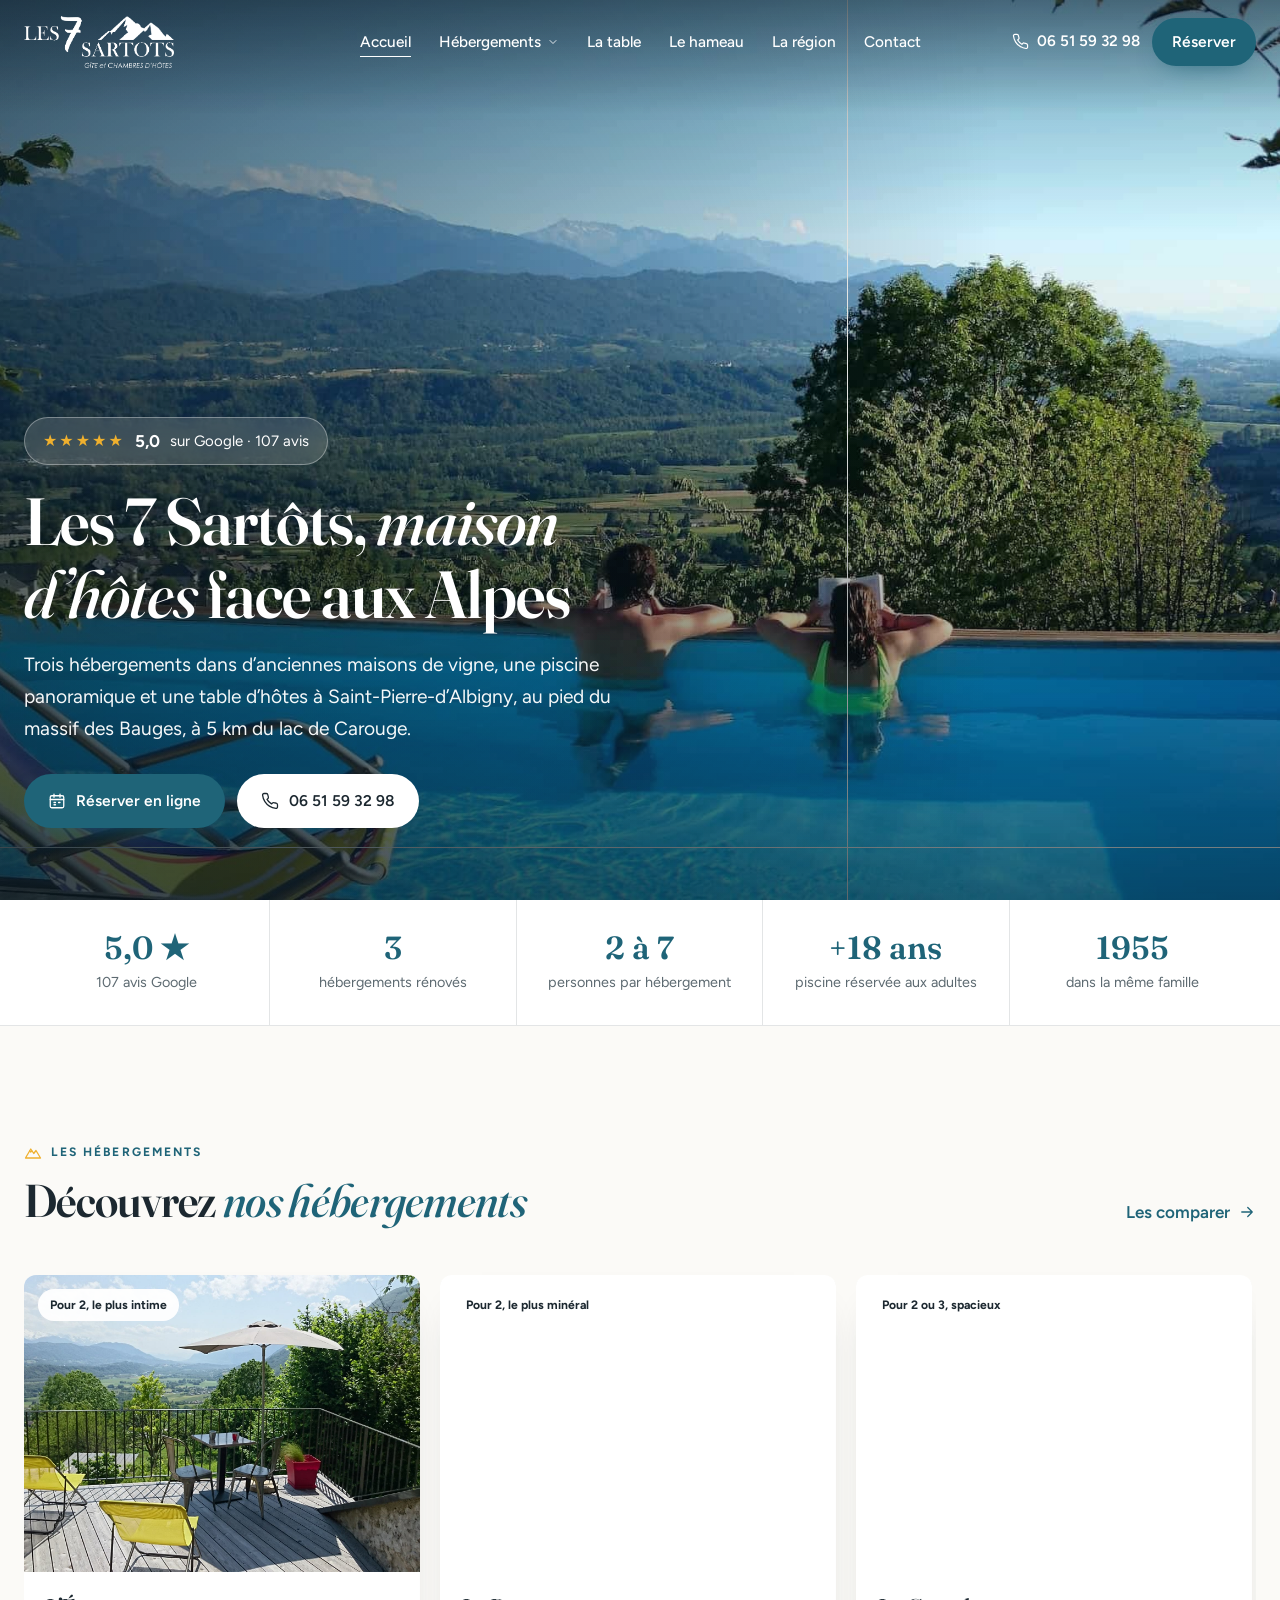
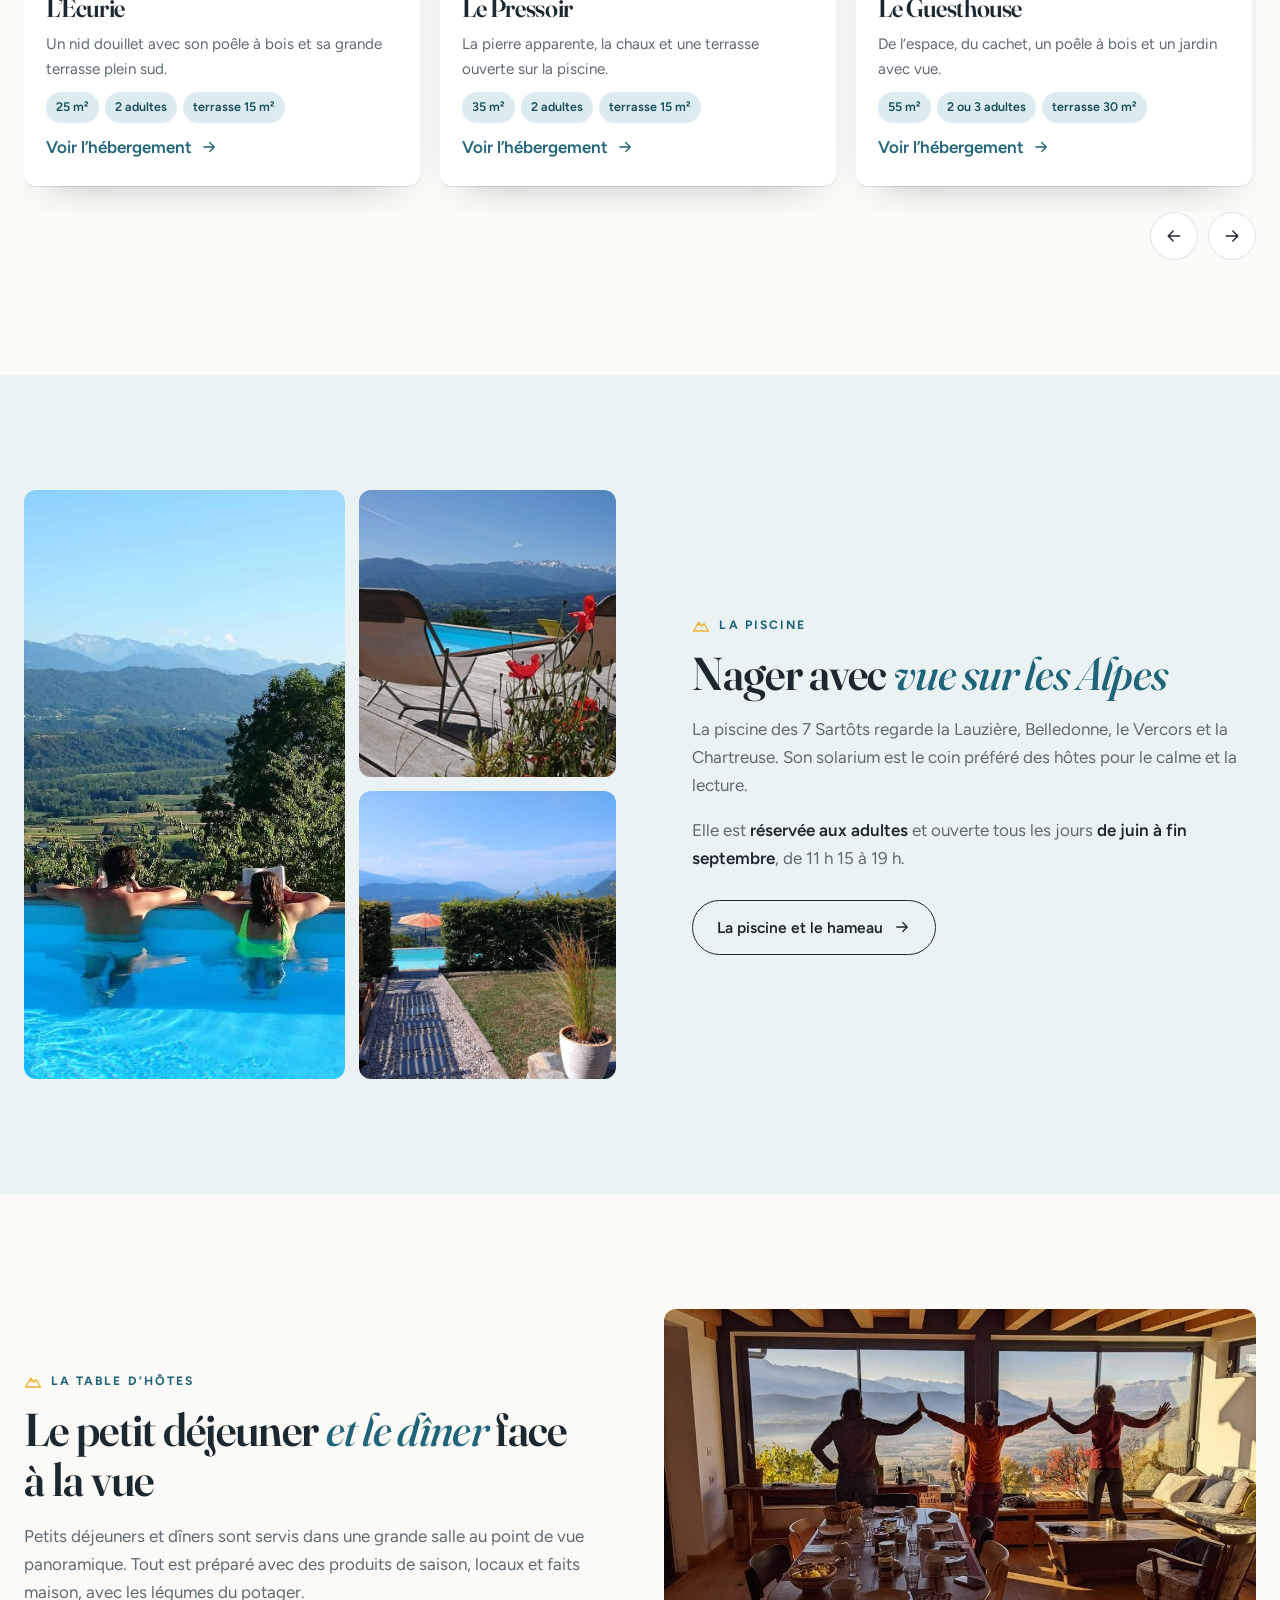
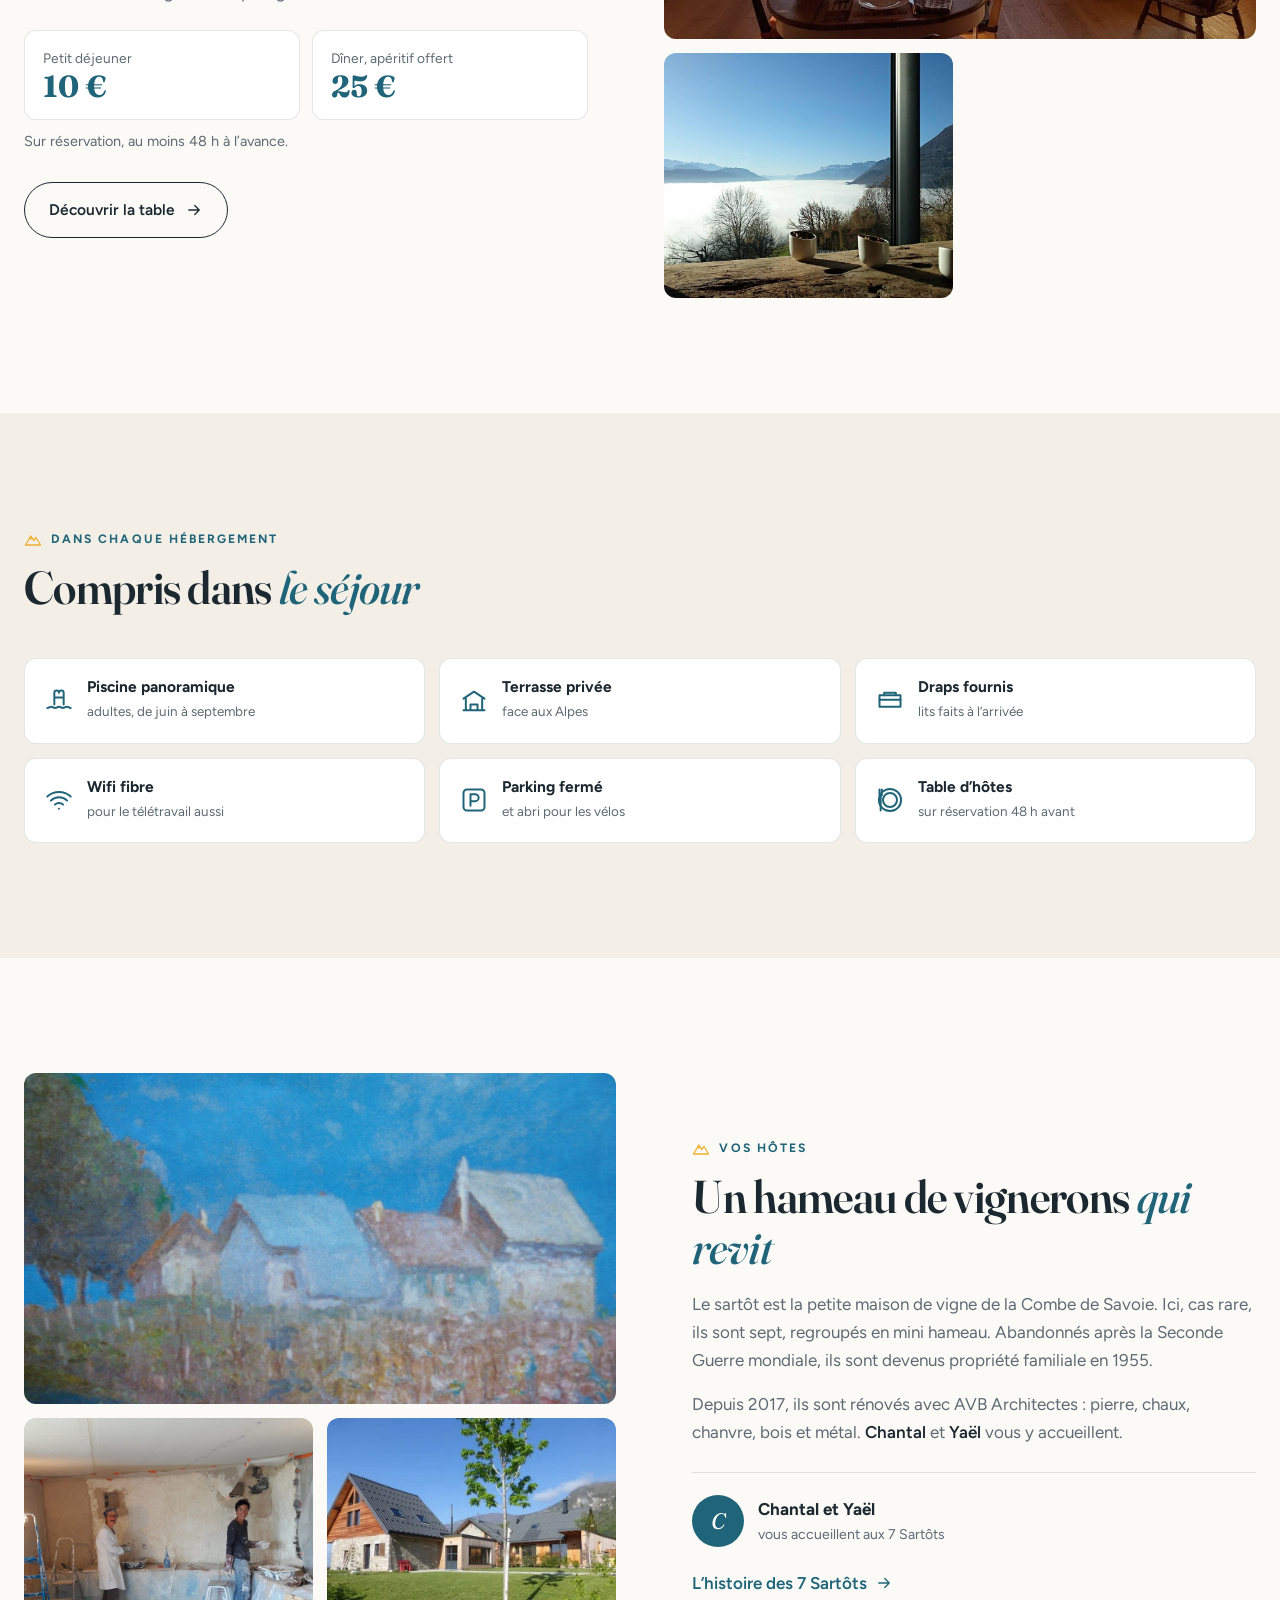
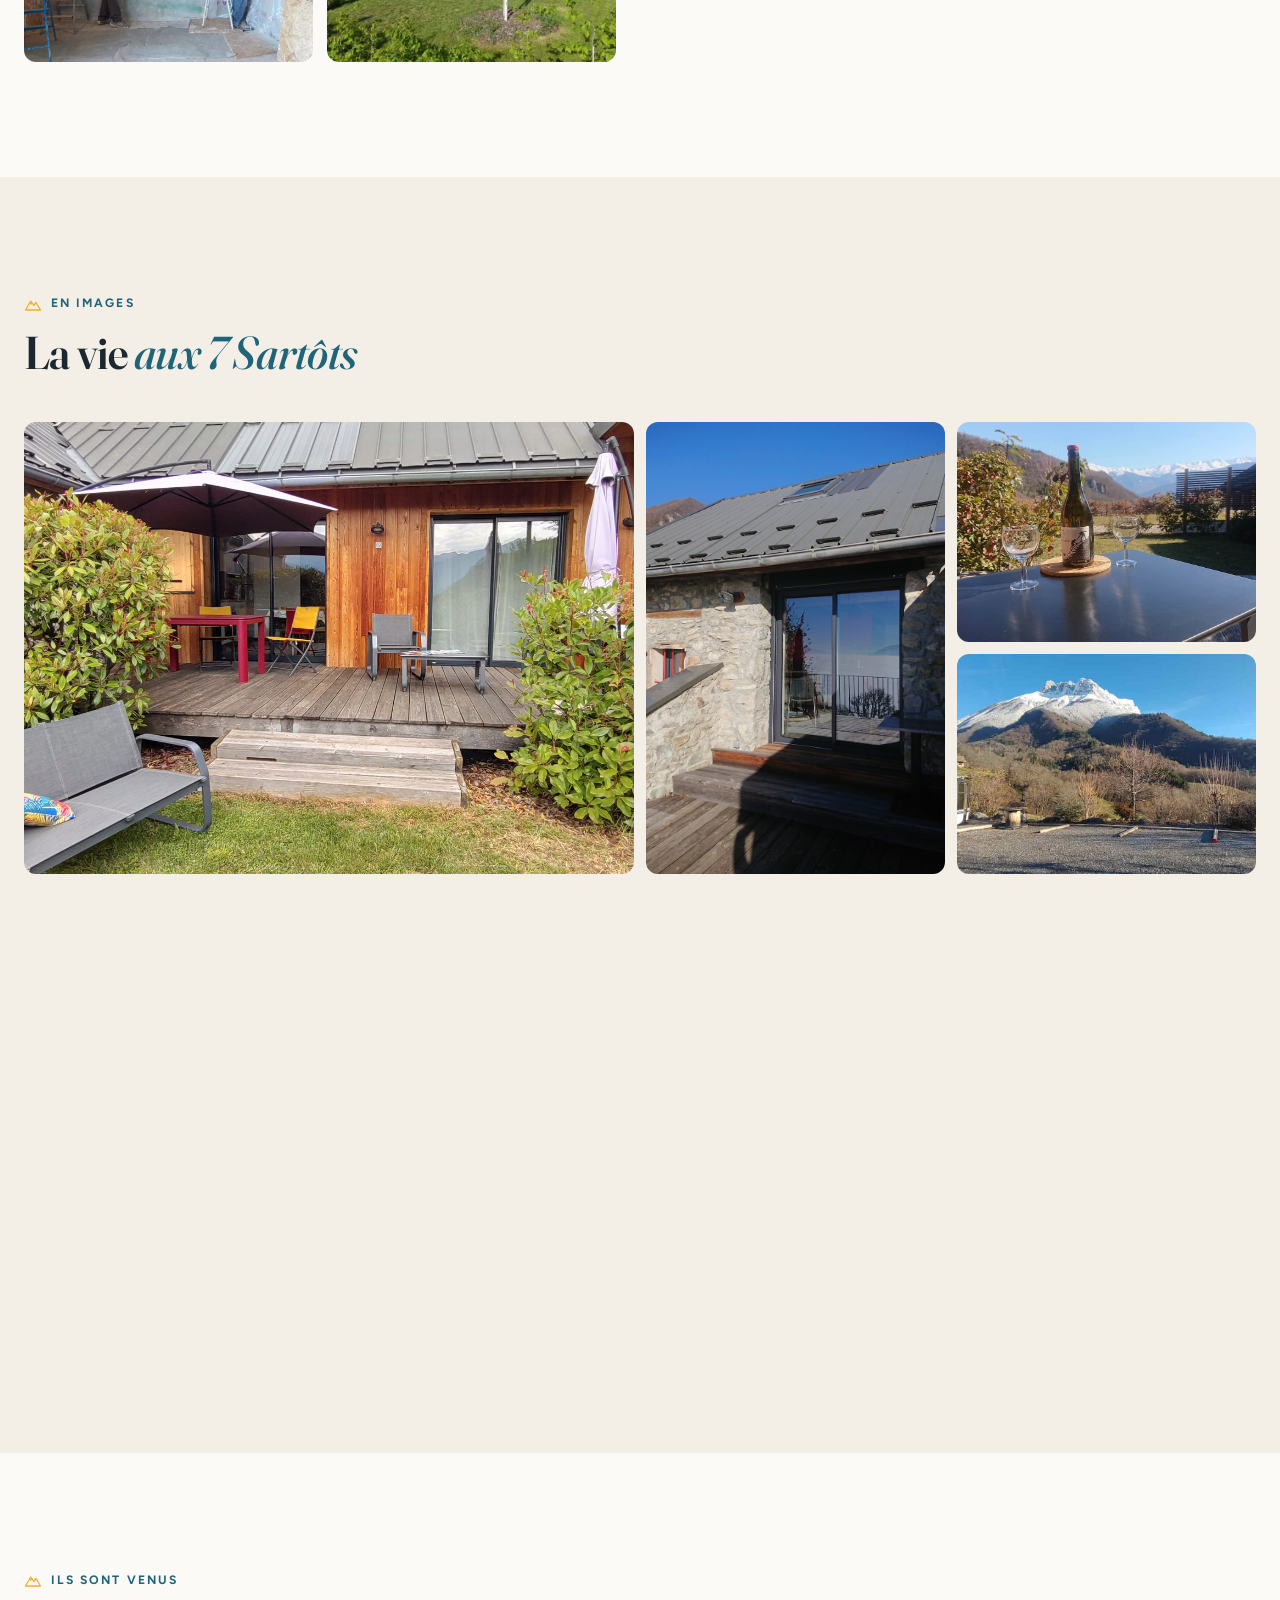
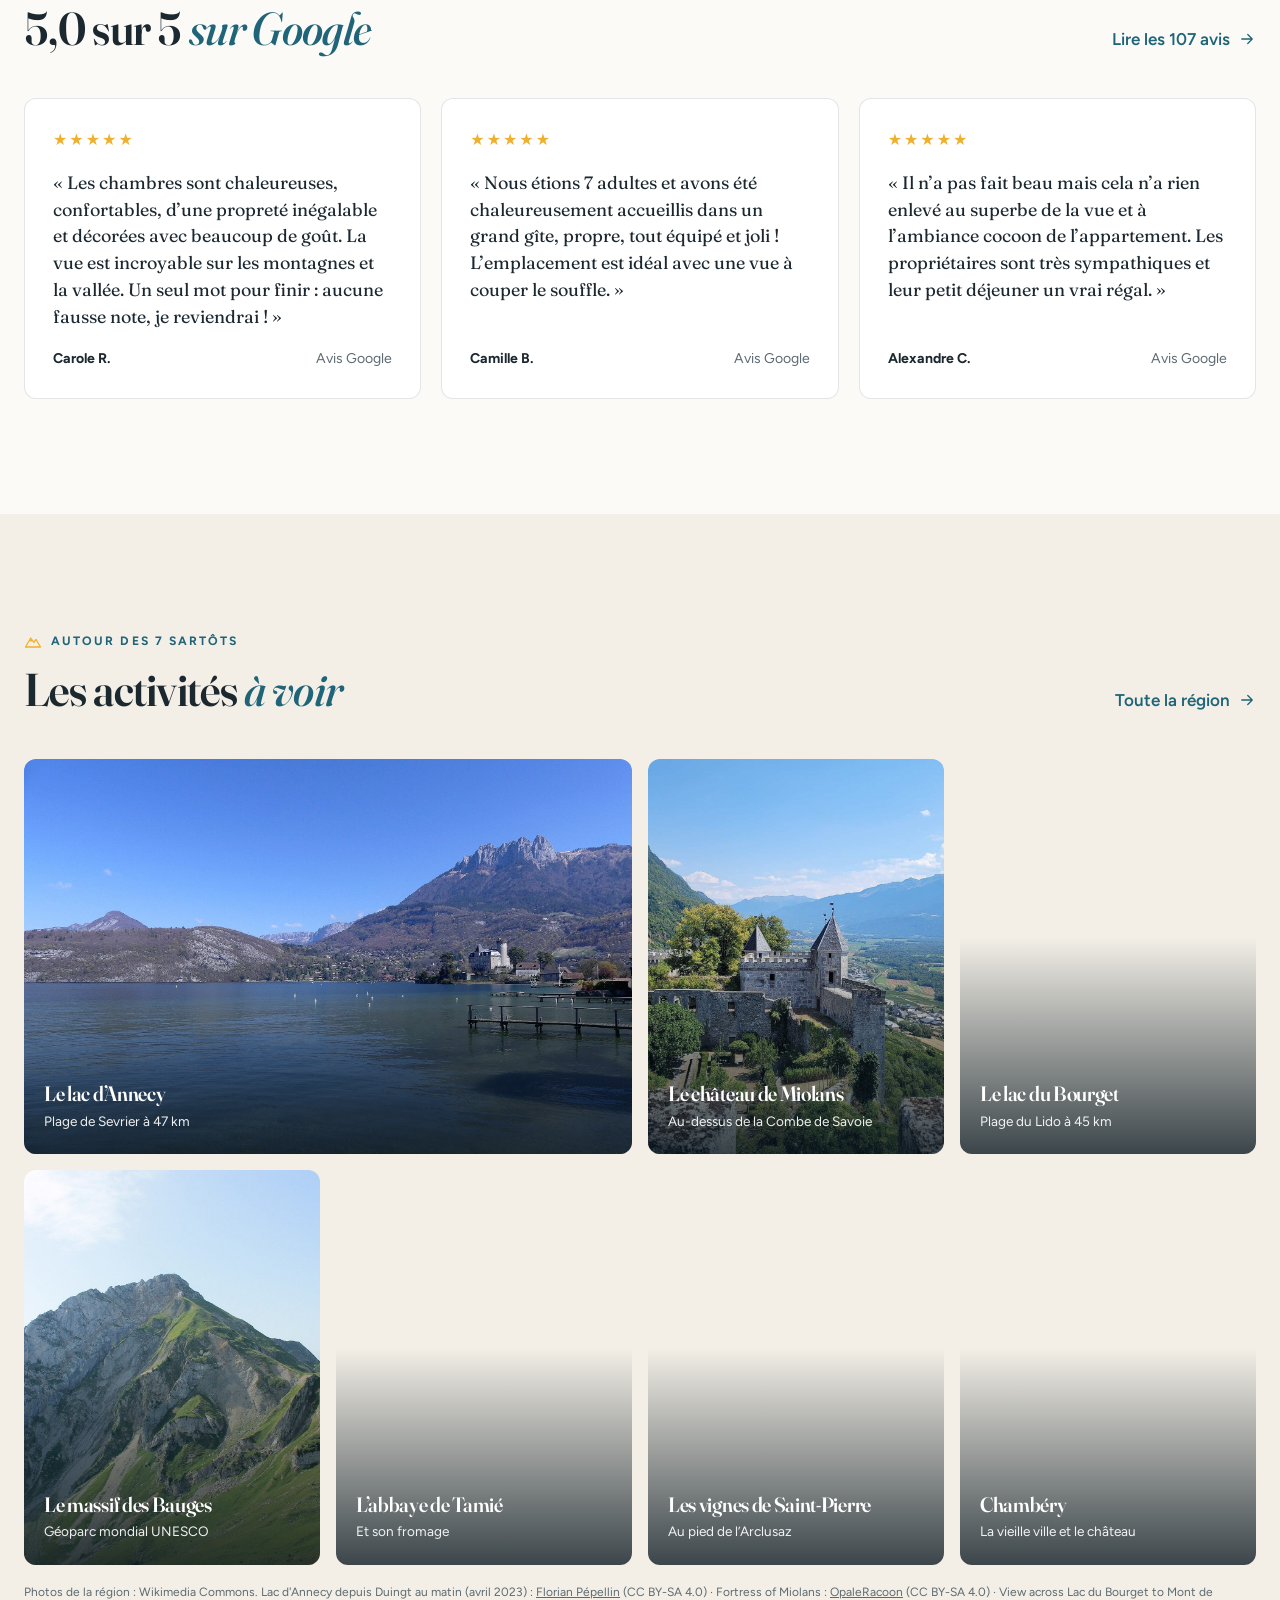
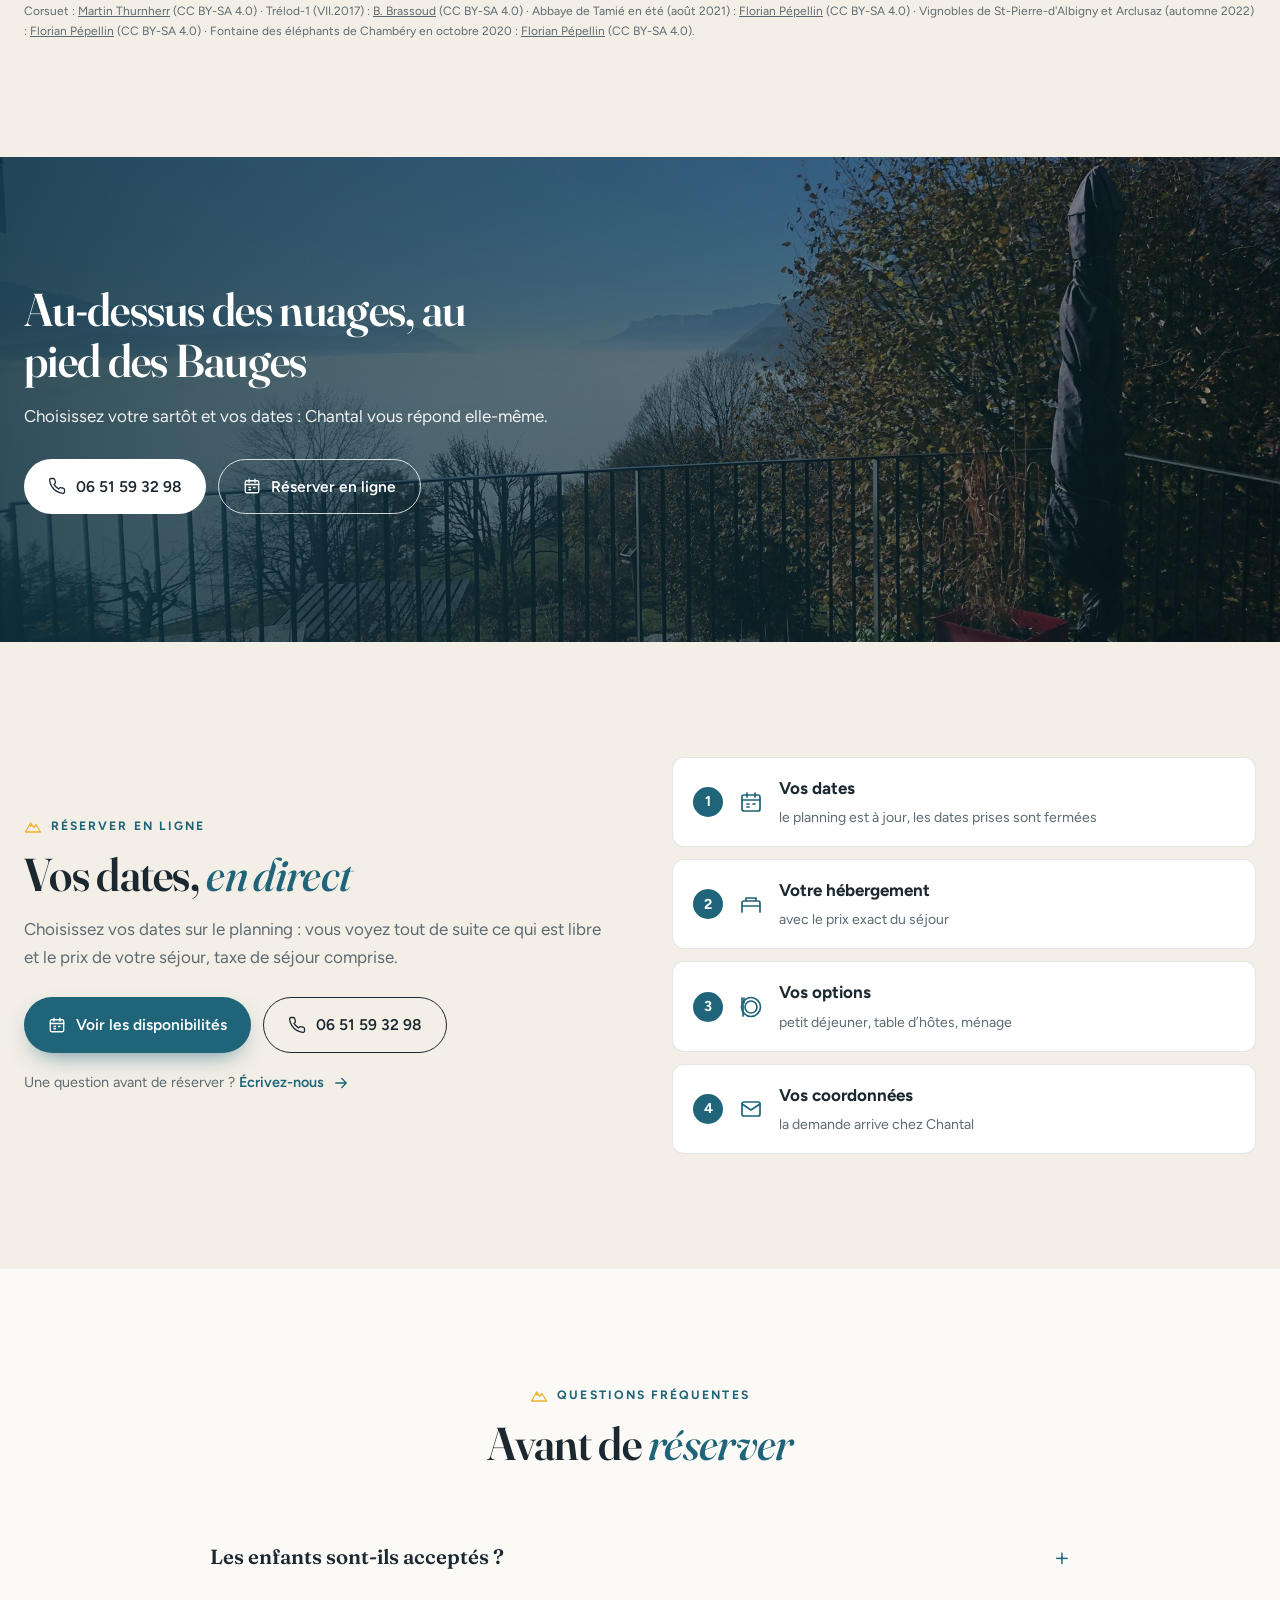
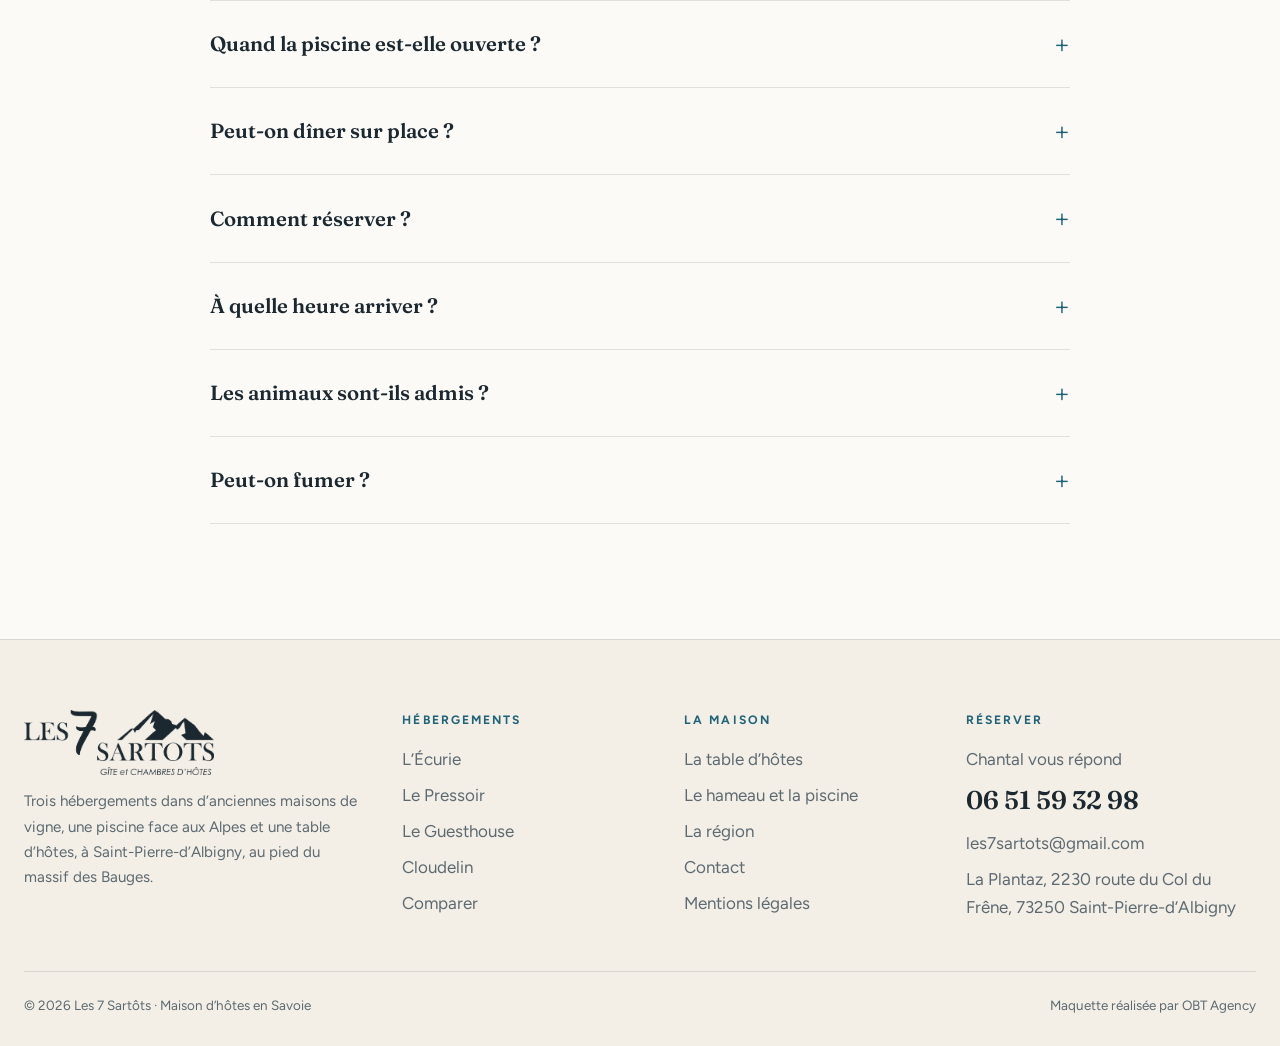
<file: index.html>
<!doctype html>
<html lang="fr">
<head>
<meta charset="utf-8">
<meta name="viewport" content="width=device-width, initial-scale=1">
<meta name="robots" content="noindex, nofollow">
<title>Les 7 Sartôts · Maison d’hôtes avec piscine en Savoie</title>
<meta name="description" content="Les 7 Sartôts : trois hébergements dans d’anciennes maisons de vigne, avec piscine panoramique et table d’hôtes, à Saint-Pierre-d’Albigny, entre Chambéry, Albertville et Annecy.">
<link rel="preconnect" href="https://fonts.googleapis.com">
<link rel="preconnect" href="https://fonts.gstatic.com" crossorigin>
<link href="https://fonts.googleapis.com/css2?family=Figtree:wght@400;500;600;700&family=Fraunces:ital,opsz,wght@0,9..144,500;0,9..144,600;1,9..144,500&display=swap" rel="stylesheet">
<link rel="stylesheet" href="css/style.css">
</head>
<body data-page="accueil">
<div class="loader" aria-hidden="true">
  <img class="fond" src="images/hameau/mer-de-nuages.jpg" alt="">
  <img class="logo-entree" src="images/logo-blanc.png" alt="">
</div>
<header class="entete">
  <div class="conteneur barre">
    <a class="logo " href="index.html" aria-label="Les 7 Sartôts, accueil"><img class="blanc" src="images/logo-blanc.png" alt="Les 7 Sartôts, gîte et chambres d’hôtes" width="973" height="333"><img class="sombre" src="images/logo-sombre.png" alt="" width="973" height="333"></a>
    <ul class="menu">
      <li><a href="index.html" class="actif">Accueil</a></li>
      <li><a class="ouvrir" href="hebergements.html">Hébergements <svg viewBox="0 0 24 24" fill="none" stroke="currentColor" stroke-width="1.7" stroke-linecap="round" stroke-linejoin="round" aria-hidden="true"><path d="m6 9 6 6 6-6"/></svg></a>
        <div class="sous-menu"><a href="l-ecurie.html"><img src="images/ecurie/terrasse.jpg" alt=""><span>L’Écurie<small>25 m² · 2 adultes</small></span></a><a href="le-pressoir.html"><img src="images/pressoir/chambre.jpg" alt=""><span>Le Pressoir<small>35 m² · 2 adultes</small></span></a><a href="le-guesthouse.html"><img src="images/guesthouse/facade.jpg" alt=""><span>Le Guesthouse<small>55 m² · 2 ou 3 adultes</small></span></a><a href="cloudelin.html"><img src="images/cloudelin/maison.jpg" alt=""><span>Cloudelin<small>90 m² · jusqu’à 7 personnes</small></span></a><a class="tous" href="hebergements.html">Comparer les hébergements</a></div></li>
      <li><a href="la-table.html">La table</a></li>
      <li><a href="le-hameau.html">Le hameau</a></li>
      <li><a href="la-region.html">La région</a></li>
      <li><a href="contact.html">Contact</a></li>
    </ul>
    <div class="actions">
      <a class="tel-entete" href="tel:+33651593298"><svg viewBox="0 0 24 24" fill="none" stroke="currentColor" stroke-width="1.7" stroke-linecap="round" stroke-linejoin="round" aria-hidden="true"><path d="M22 16.9v3a2 2 0 0 1-2.2 2 19.8 19.8 0 0 1-8.6-3.1 19.5 19.5 0 0 1-6-6A19.8 19.8 0 0 1 2.1 4.2 2 2 0 0 1 4.1 2h3a2 2 0 0 1 2 1.7c.1 1 .4 1.9.7 2.8a2 2 0 0 1-.5 2.1L8 9.9a16 16 0 0 0 6 6l1.3-1.3a2 2 0 0 1 2.1-.4c.9.3 1.8.6 2.8.7a2 2 0 0 1 1.7 2z"/></svg><span>06 51 59 32 98</span></a>
      <a class="btn btn-plein" href="contact.html#reserver" data-obt-reserve>Réserver</a>
      <button class="burger" aria-label="Menu" aria-expanded="false"><span></span></button>
    </div>
  </div>
</header>
<main>
<section class="hero">
  <div class="diapos">
    <img class="fond actif" src="images/hameau/piscine-lecture.jpg" alt="La piscine des 7 Sartôts face aux Alpes">
    <img class="fond" src="images/hameau/hameau.jpg" alt="Les sartôts rénovés, en pierre et en bois">
    <img class="fond" src="images/ecurie/terrasse.jpg" alt="La terrasse plein sud de L’Écurie">
  </div>
  <div class="contenu">
    <a class="note-heros" href="https://www.google.com/maps/place/G%C3%AEtes+et+chambres+d%27h%C3%B4tes+-+Piscine+-+Les7Sart%C3%B4ts/@45.576599,6.1528576,17z/data=!4m6!3m5!1s0x478bb79be70e8235:0xf3c6ec933bf618c9!8m2!3d45.576599!4d6.1528576" target="_blank" rel="noopener"><span class="etoiles" role="img" aria-label="5,0 étoiles sur 5">★★★★★</span><strong>5,0</strong><span>sur Google · 107 avis</span></a>
    <h1>Les 7 Sartôts, <em>maison d’hôtes</em> face aux Alpes</h1>
    <p class="sous">Trois hébergements dans d’anciennes maisons de vigne, une piscine panoramique et une table d’hôtes à Saint-Pierre-d’Albigny, au pied du massif des Bauges, à 5 km du lac de Carouge.</p>
    <div class="boutons">
      <a class="btn btn-plein" href="contact.html#reserver" data-obt-reserve><svg viewBox="0 0 24 24" fill="none" stroke="currentColor" stroke-width="1.7" stroke-linecap="round" stroke-linejoin="round" aria-hidden="true"><rect x="3" y="5" width="18" height="16" rx="2"/><path d="M3 10h18M8 3v4M16 3v4M8 14h2M14 14h2M8 17h2"/></svg> Réserver en ligne</a>
      <a class="btn btn-blanc" href="tel:+33651593298"><svg viewBox="0 0 24 24" fill="none" stroke="currentColor" stroke-width="1.7" stroke-linecap="round" stroke-linejoin="round" aria-hidden="true"><path d="M22 16.9v3a2 2 0 0 1-2.2 2 19.8 19.8 0 0 1-8.6-3.1 19.5 19.5 0 0 1-6-6A19.8 19.8 0 0 1 2.1 4.2 2 2 0 0 1 4.1 2h3a2 2 0 0 1 2 1.7c.1 1 .4 1.9.7 2.8a2 2 0 0 1-.5 2.1L8 9.9a16 16 0 0 0 6 6l1.3-1.3a2 2 0 0 1 2.1-.4c.9.3 1.8.6 2.8.7a2 2 0 0 1 1.7 2z"/></svg> 06 51 59 32 98</a>
    </div>
  </div>
</section>

<section class="chiffres">
  <div class="conteneur grille">
    <div class="item"><strong>5,0 ★</strong><span>107 avis Google</span></div>
    <div class="item"><strong>3</strong><span>hébergements rénovés</span></div>
    <div class="item"><strong>2 à 7</strong><span>personnes par hébergement</span></div>
    <div class="item"><strong>+18 ans</strong><span>piscine réservée aux adultes</span></div>
    <div class="item"><strong>1955</strong><span>dans la même famille</span></div>
  </div>
</section>

<section class="section">
  <div class="conteneur">
    <div class="entete-section">
      <div><span class="surtitre"><svg viewBox="0 0 24 24" fill="none" stroke="currentColor" stroke-width="1.7" stroke-linecap="round" stroke-linejoin="round" aria-hidden="true"><path d="m2 20 7-12 4 6 3-4 6 10z"/><path d="m7.5 10.5 1.5 1.5 1.5-1.5"/></svg>Les hébergements</span><h2>Découvrez <em class="it">nos hébergements</em></h2></div>
      <a class="lien-fleche" href="hebergements.html">Les comparer <svg viewBox="0 0 24 24" fill="none" stroke="currentColor" stroke-width="1.7" stroke-linecap="round" stroke-linejoin="round" aria-hidden="true"><path d="M5 12h14M13 6l6 6-6 6"/></svg></a>
    </div>
    <div class="rail" data-reveal>
  <div class="rail-piste" aria-label="Les hébergements"><a class="carte-gite" href="l-ecurie.html">
  <div class="visuel"><img src="images/ecurie/terrasse.jpg" alt="L’Écurie" loading="lazy" decoding="async"><span class="etiquette">Pour 2, le plus intime</span></div>
  <div class="corps">
    <h3>L’Écurie</h3>
    <p>Un nid douillet avec son poêle à bois et sa grande terrasse plein sud.</p>
    <div class="pastilles"><span>25 m²</span><span>2 adultes</span><span>terrasse 15 m²</span></div>
    <span class="lien-fleche">Voir l’hébergement <svg viewBox="0 0 24 24" fill="none" stroke="currentColor" stroke-width="1.7" stroke-linecap="round" stroke-linejoin="round" aria-hidden="true"><path d="M5 12h14M13 6l6 6-6 6"/></svg></span>
  </div>
</a><a class="carte-gite" href="le-pressoir.html">
  <div class="visuel"><img src="images/pressoir/chambre.jpg" alt="Le Pressoir" loading="lazy" decoding="async"><span class="etiquette">Pour 2, le plus minéral</span></div>
  <div class="corps">
    <h3>Le Pressoir</h3>
    <p>La pierre apparente, la chaux et une terrasse ouverte sur la piscine.</p>
    <div class="pastilles"><span>35 m²</span><span>2 adultes</span><span>terrasse 15 m²</span></div>
    <span class="lien-fleche">Voir l’hébergement <svg viewBox="0 0 24 24" fill="none" stroke="currentColor" stroke-width="1.7" stroke-linecap="round" stroke-linejoin="round" aria-hidden="true"><path d="M5 12h14M13 6l6 6-6 6"/></svg></span>
  </div>
</a><a class="carte-gite" href="le-guesthouse.html">
  <div class="visuel"><img src="images/guesthouse/facade.jpg" alt="Le Guesthouse" loading="lazy" decoding="async"><span class="etiquette">Pour 2 ou 3, spacieux</span></div>
  <div class="corps">
    <h3>Le Guesthouse</h3>
    <p>De l’espace, du cachet, un poêle à bois et un jardin avec vue.</p>
    <div class="pastilles"><span>55 m²</span><span>2 ou 3 adultes</span><span>terrasse 30 m²</span></div>
    <span class="lien-fleche">Voir l’hébergement <svg viewBox="0 0 24 24" fill="none" stroke="currentColor" stroke-width="1.7" stroke-linecap="round" stroke-linejoin="round" aria-hidden="true"><path d="M5 12h14M13 6l6 6-6 6"/></svg></span>
  </div>
</a><a class="carte-gite" href="cloudelin.html">
  <div class="visuel"><img src="images/cloudelin/maison.jpg" alt="Cloudelin" loading="lazy" decoding="async"><span class="etiquette">Jusqu’à 7, le plus grand</span></div>
  <div class="corps">
    <h3>Cloudelin</h3>
    <p>Quatre chambres, deux salles de bain : le meilleur volume pour un petit groupe.</p>
    <div class="pastilles"><span>90 m²</span><span>jusqu’à 7 personnes</span><span>terrasse 30 m²</span></div>
    <span class="lien-fleche">Voir l’hébergement <svg viewBox="0 0 24 24" fill="none" stroke="currentColor" stroke-width="1.7" stroke-linecap="round" stroke-linejoin="round" aria-hidden="true"><path d="M5 12h14M13 6l6 6-6 6"/></svg></span>
  </div>
</a></div>
  <div class="rail-fleches"><button class="prec" aria-label="Précédent"><svg viewBox="0 0 24 24" fill="none" stroke="currentColor" stroke-width="1.7" stroke-linecap="round" stroke-linejoin="round" aria-hidden="true"><path d="M19 12H5M11 6l-6 6 6 6"/></svg></button><button class="suiv" aria-label="Suivant"><svg viewBox="0 0 24 24" fill="none" stroke="currentColor" stroke-width="1.7" stroke-linecap="round" stroke-linejoin="round" aria-hidden="true"><path d="M5 12h14M13 6l6 6-6 6"/></svg></button></div>
</div>
  </div>
</section>

<section class="section glacier">
  <div class="conteneur duo">
    <div class="duo-photos" data-reveal><img src="images/hameau/piscine-lecture.jpg" alt="Lire dans la piscine face aux montagnes" loading="lazy" decoding="async"><img src="images/hameau/piscine-transats.jpg" alt="Les transats et les coquelicots" loading="lazy" decoding="async"><img src="images/hameau/allee-piscine.jpg" alt="L’allée vers la piscine" loading="lazy" decoding="async"></div>
    <div class="duo-texte" data-reveal>
      <span class="surtitre"><svg viewBox="0 0 24 24" fill="none" stroke="currentColor" stroke-width="1.7" stroke-linecap="round" stroke-linejoin="round" aria-hidden="true"><path d="m2 20 7-12 4 6 3-4 6 10z"/><path d="m7.5 10.5 1.5 1.5 1.5-1.5"/></svg>La piscine</span>
      <h2>Nager avec <em class="it">vue sur les Alpes</em></h2>
      <p>La piscine des 7 Sartôts regarde la Lauzière, Belledonne, le Vercors et la Chartreuse. Son solarium est le coin préféré des hôtes pour le calme et la lecture.</p>
      <p>Elle est <strong>réservée aux adultes</strong> et ouverte tous les jours <strong>de juin à fin septembre</strong>, de 11 h 15 à 19 h.</p>
      <a class="btn btn-contour" href="le-hameau.html#piscine">La piscine et le hameau <svg viewBox="0 0 24 24" fill="none" stroke="currentColor" stroke-width="1.7" stroke-linecap="round" stroke-linejoin="round" aria-hidden="true"><path d="M5 12h14M13 6l6 6-6 6"/></svg></a>
    </div>
  </div>
</section>

<section class="section">
  <div class="conteneur duo inverse">
    <div class="duo-photos paysage" data-reveal><img src="images/table/convives.jpg" alt="La salle de la table d’hôtes et sa baie vitrée" loading="lazy" decoding="async"><img src="images/table/vue-table.jpg" alt="Le café face à la mer de nuages" loading="lazy" decoding="async"><img src="images/table/assiette.jpg" alt="Une assiette de saison" loading="lazy" decoding="async"></div>
    <div class="duo-texte" data-reveal>
      <span class="surtitre"><svg viewBox="0 0 24 24" fill="none" stroke="currentColor" stroke-width="1.7" stroke-linecap="round" stroke-linejoin="round" aria-hidden="true"><path d="m2 20 7-12 4 6 3-4 6 10z"/><path d="m7.5 10.5 1.5 1.5 1.5-1.5"/></svg>La table d’hôtes</span>
      <h2>Le petit déjeuner <em class="it">et le dîner</em> face à la vue</h2>
      <p>Petits déjeuners et dîners sont servis dans une grande salle au point de vue panoramique. Tout est préparé avec des produits de saison, locaux et faits maison, avec les légumes du potager.</p>
      <div class="menu-mini">
        <div><span>Petit déjeuner</span><strong>10 €</strong></div>
        <div><span>Dîner, apéritif offert</span><strong>25 €</strong></div>
      </div>
      <p class="petit">Sur réservation, au moins 48 h à l’avance.</p>
      <a class="btn btn-contour" href="la-table.html">Découvrir la table <svg viewBox="0 0 24 24" fill="none" stroke="currentColor" stroke-width="1.7" stroke-linecap="round" stroke-linejoin="round" aria-hidden="true"><path d="M5 12h14M13 6l6 6-6 6"/></svg></a>
    </div>
  </div>
</section>

<section class="section creme">
  <div class="conteneur">
    <div class="entete-section"><div><span class="surtitre"><svg viewBox="0 0 24 24" fill="none" stroke="currentColor" stroke-width="1.7" stroke-linecap="round" stroke-linejoin="round" aria-hidden="true"><path d="m2 20 7-12 4 6 3-4 6 10z"/><path d="m7.5 10.5 1.5 1.5 1.5-1.5"/></svg>Dans chaque hébergement</span><h2>Compris dans <em class="it">le séjour</em></h2></div></div>
    <div class="compris"><div class="bloc" data-reveal><svg viewBox="0 0 24 24" fill="none" stroke="currentColor" stroke-width="1.7" stroke-linecap="round" stroke-linejoin="round" aria-hidden="true"><path d="M2 18c1.7 0 1.7-1 3.3-1s1.7 1 3.4 1 1.6-1 3.3-1 1.7 1 3.3 1 1.7-1 3.4-1 1.6 1 3.3 1"/><path d="M8 15V5a2 2 0 0 1 4 0M16 15V5a2 2 0 0 0-4 0M8 9h8"/></svg><div><strong>Piscine panoramique</strong><small>adultes, de juin à septembre</small></div></div><div class="bloc" data-reveal><svg viewBox="0 0 24 24" fill="none" stroke="currentColor" stroke-width="1.7" stroke-linecap="round" stroke-linejoin="round" aria-hidden="true"><path d="M3 10 12 4l9 6"/><path d="M5 10v10M19 10v10M3 20h18M9 20v-5h6v5"/></svg><div><strong>Terrasse privée</strong><small>face aux Alpes</small></div></div><div class="bloc" data-reveal><svg viewBox="0 0 24 24" fill="none" stroke="currentColor" stroke-width="1.7" stroke-linecap="round" stroke-linejoin="round" aria-hidden="true"><path d="M3 7h18v10H3z"/><path d="M3 11h18M7 7V5h10v2"/></svg><div><strong>Draps fournis</strong><small>lits faits à l’arrivée</small></div></div><div class="bloc" data-reveal><svg viewBox="0 0 24 24" fill="none" stroke="currentColor" stroke-width="1.7" stroke-linecap="round" stroke-linejoin="round" aria-hidden="true"><path d="M5 12.5a10 10 0 0 1 14 0M8.5 16a5 5 0 0 1 7 0M2 9a15 15 0 0 1 20 0M12 19.5h.01"/></svg><div><strong>Wifi fibre</strong><small>pour le télétravail aussi</small></div></div><div class="bloc" data-reveal><svg viewBox="0 0 24 24" fill="none" stroke="currentColor" stroke-width="1.7" stroke-linecap="round" stroke-linejoin="round" aria-hidden="true"><rect x="3" y="3" width="18" height="18" rx="3"/><path d="M9 17V7h4a3 3 0 0 1 0 6H9"/></svg><div><strong>Parking fermé</strong><small>et abri pour les vélos</small></div></div><div class="bloc" data-reveal><svg viewBox="0 0 24 24" fill="none" stroke="currentColor" stroke-width="1.7" stroke-linecap="round" stroke-linejoin="round" aria-hidden="true"><circle cx="12" cy="12" r="6"/><circle cx="12" cy="12" r="9.5"/><path d="M3 3v5M5 3v5M4 8v13"/></svg><div><strong>Table d’hôtes</strong><small>sur réservation 48 h avant</small></div></div></div>
  </div>
</section>

<section class="section">
  <div class="conteneur duo">
    <div class="duo-photos paysage" data-reveal><img src="images/hameau/sartots-origine.jpg" alt="Les sartôts à l’origine, en peinture" loading="lazy" decoding="async"><img src="images/hameau/enduit-chaux.jpg" alt="La pose de l’enduit à la chaux" loading="lazy" decoding="async"><img src="images/hameau/hameau-arbre.jpg" alt="Les 7 Sartôts aujourd’hui" loading="lazy" decoding="async"></div>
    <div class="duo-texte" data-reveal>
      <span class="surtitre"><svg viewBox="0 0 24 24" fill="none" stroke="currentColor" stroke-width="1.7" stroke-linecap="round" stroke-linejoin="round" aria-hidden="true"><path d="m2 20 7-12 4 6 3-4 6 10z"/><path d="m7.5 10.5 1.5 1.5 1.5-1.5"/></svg>Vos hôtes</span>
      <h2>Un hameau de vignerons <em class="it">qui revit</em></h2>
      <p>Le sartôt est la petite maison de vigne de la Combe de Savoie. Ici, cas rare, ils sont sept, regroupés en mini hameau. Abandonnés après la Seconde Guerre mondiale, ils sont devenus propriété familiale en 1955.</p>
      <p>Depuis 2017, ils sont rénovés avec AVB Architectes : pierre, chaux, chanvre, bois et métal. <strong>Chantal</strong> et <strong>Yaël</strong> vous y accueillent.</p>
      <div class="signature"><span class="rond">C</span><div><strong>Chantal et Yaël</strong><small>vous accueillent aux 7 Sartôts</small></div></div>
      <a class="lien-fleche" href="le-hameau.html">L’histoire des 7 Sartôts <svg viewBox="0 0 24 24" fill="none" stroke="currentColor" stroke-width="1.7" stroke-linecap="round" stroke-linejoin="round" aria-hidden="true"><path d="M5 12h14M13 6l6 6-6 6"/></svg></a>
    </div>
  </div>
</section>

<section class="section creme">
  <div class="conteneur">
    <div class="entete-section"><div><span class="surtitre"><svg viewBox="0 0 24 24" fill="none" stroke="currentColor" stroke-width="1.7" stroke-linecap="round" stroke-linejoin="round" aria-hidden="true"><path d="m2 20 7-12 4 6 3-4 6 10z"/><path d="m7.5 10.5 1.5 1.5 1.5-1.5"/></svg>En images</span><h2>La vie <em class="it">aux 7 Sartôts</em></h2></div></div>
    <div class="mosaique" data-reveal><button class="grand" data-galerie="images/cloudelin/terrasse.jpg" data-legende="La grande terrasse de Cloudelin" aria-label="Agrandir : La grande terrasse de Cloudelin"><img src="images/cloudelin/terrasse.jpg" alt="La grande terrasse de Cloudelin" loading="lazy" decoding="async"><span>La grande terrasse de Cloudelin</span></button><button class="haut" data-galerie="images/ecurie/terrasse-verticale.jpg" data-legende="La terrasse de L’Écurie" aria-label="Agrandir : La terrasse de L’Écurie"><img src="images/ecurie/terrasse-verticale.jpg" alt="La terrasse de L’Écurie" loading="lazy" decoding="async"><span>La terrasse de L’Écurie</span></button><button class="" data-galerie="images/guesthouse/vue-terrasse.jpg" data-legende="Un verre face aux Alpes" aria-label="Agrandir : Un verre face aux Alpes"><img src="images/guesthouse/vue-terrasse.jpg" alt="Un verre face aux Alpes" loading="lazy" decoding="async"><span>Un verre face aux Alpes</span></button><button class="" data-galerie="images/hameau/parking-telecabine.jpg" data-legende="La télécabine sous la neige" aria-label="Agrandir : La télécabine sous la neige"><img src="images/hameau/parking-telecabine.jpg" alt="La télécabine sous la neige" loading="lazy" decoding="async"><span>La télécabine sous la neige</span></button><button class="large" data-galerie="images/pressoir/terrasse.jpg" data-legende="La terrasse du Pressoir" aria-label="Agrandir : La terrasse du Pressoir"><img src="images/pressoir/terrasse.jpg" alt="La terrasse du Pressoir" loading="lazy" decoding="async"><span>La terrasse du Pressoir</span></button><button class="" data-galerie="images/table/courges.jpg" data-legende="Les courges du potager" aria-label="Agrandir : Les courges du potager"><img src="images/table/courges.jpg" alt="Les courges du potager" loading="lazy" decoding="async"><span>Les courges du potager</span></button><button class="" data-galerie="images/cloudelin/chambre-etage.jpg" data-legende="Une chambre sous le toit" aria-label="Agrandir : Une chambre sous le toit"><img src="images/cloudelin/chambre-etage.jpg" alt="Une chambre sous le toit" loading="lazy" decoding="async"><span>Une chambre sous le toit</span></button><button class="large" data-galerie="images/guesthouse/salon.jpg" data-legende="Le salon du Guesthouse" aria-label="Agrandir : Le salon du Guesthouse"><img src="images/guesthouse/salon.jpg" alt="Le salon du Guesthouse" loading="lazy" decoding="async"><span>Le salon du Guesthouse</span></button><button class="" data-galerie="images/pressoir/mur-pierre.jpg" data-legende="La pierre et la chaux" aria-label="Agrandir : La pierre et la chaux"><img src="images/pressoir/mur-pierre.jpg" alt="La pierre et la chaux" loading="lazy" decoding="async"><span>La pierre et la chaux</span></button><button class="" data-galerie="images/hameau/bienvenue.jpg" data-legende="Bienvenue aux 7 Sartôts" aria-label="Agrandir : Bienvenue aux 7 Sartôts"><img src="images/hameau/bienvenue.jpg" alt="Bienvenue aux 7 Sartôts" loading="lazy" decoding="async"><span>Bienvenue aux 7 Sartôts</span></button></div>
  </div>
</section>

<section class="section">
  <div class="conteneur">
    <div class="entete-section">
      <div><span class="surtitre"><svg viewBox="0 0 24 24" fill="none" stroke="currentColor" stroke-width="1.7" stroke-linecap="round" stroke-linejoin="round" aria-hidden="true"><path d="m2 20 7-12 4 6 3-4 6 10z"/><path d="m7.5 10.5 1.5 1.5 1.5-1.5"/></svg>Ils sont venus</span><h2>5,0 sur 5 <em class="it">sur Google</em></h2></div>
      <a class="lien-fleche" href="https://www.google.com/maps/place/G%C3%AEtes+et+chambres+d%27h%C3%B4tes+-+Piscine+-+Les7Sart%C3%B4ts/@45.576599,6.1528576,17z/data=!4m6!3m5!1s0x478bb79be70e8235:0xf3c6ec933bf618c9!8m2!3d45.576599!4d6.1528576" target="_blank" rel="noopener">Lire les 107 avis <svg viewBox="0 0 24 24" fill="none" stroke="currentColor" stroke-width="1.7" stroke-linecap="round" stroke-linejoin="round" aria-hidden="true"><path d="M5 12h14M13 6l6 6-6 6"/></svg></a>
    </div>
    <div class="avis-grille"><figure class="avis" data-reveal><div class="etoiles">★★★★★</div><blockquote>« Les chambres sont chaleureuses, confortables, d’une propreté inégalable et décorées avec beaucoup de goût. La vue est incroyable sur les montagnes et la vallée. Un seul mot pour finir : aucune fausse note, je reviendrai ! »</blockquote><footer><strong>Carole R.</strong><span>Avis Google</span></footer></figure><figure class="avis" data-reveal><div class="etoiles">★★★★★</div><blockquote>« Nous étions 7 adultes et avons été chaleureusement accueillis dans un grand gîte, propre, tout équipé et joli ! L’emplacement est idéal avec une vue à couper le souffle. »</blockquote><footer><strong>Camille B.</strong><span>Avis Google</span></footer></figure><figure class="avis" data-reveal><div class="etoiles">★★★★★</div><blockquote>« Il n’a pas fait beau mais cela n’a rien enlevé au superbe de la vue et à l’ambiance cocoon de l’appartement. Les propriétaires sont très sympathiques et leur petit déjeuner un vrai régal. »</blockquote><footer><strong>Alexandre C.</strong><span>Avis Google</span></footer></figure></div>
  </div>
</section>

<section class="section creme">
  <div class="conteneur">
    <div class="entete-section">
      <div><span class="surtitre"><svg viewBox="0 0 24 24" fill="none" stroke="currentColor" stroke-width="1.7" stroke-linecap="round" stroke-linejoin="round" aria-hidden="true"><path d="m2 20 7-12 4 6 3-4 6 10z"/><path d="m7.5 10.5 1.5 1.5 1.5-1.5"/></svg>Autour des 7 Sartôts</span><h2>Les activités <em class="it">à voir</em></h2></div>
      <a class="lien-fleche" href="la-region.html">Toute la région <svg viewBox="0 0 24 24" fill="none" stroke="currentColor" stroke-width="1.7" stroke-linecap="round" stroke-linejoin="round" aria-hidden="true"><path d="M5 12h14M13 6l6 6-6 6"/></svg></a>
    </div>
    <div class="activites"><div class="activite large" data-reveal><img src="images/region/annecy.jpg" alt="Le lac d’Annecy" loading="lazy" decoding="async"><div class="txt"><h3>Le lac d’Annecy</h3><small>Plage de Sevrier à 47 km</small></div></div><div class="activite" data-reveal><img src="images/region/miolans.jpg" alt="Le château de Miolans" loading="lazy" decoding="async"><div class="txt"><h3>Le château de Miolans</h3><small>Au-dessus de la Combe de Savoie</small></div></div><div class="activite" data-reveal><img src="images/region/bourget.jpg" alt="Le lac du Bourget" loading="lazy" decoding="async"><div class="txt"><h3>Le lac du Bourget</h3><small>Plage du Lido à 45 km</small></div></div><div class="activite" data-reveal><img src="images/region/trelod.jpg" alt="Le massif des Bauges" loading="lazy" decoding="async"><div class="txt"><h3>Le massif des Bauges</h3><small>Géoparc mondial UNESCO</small></div></div><div class="activite" data-reveal><img src="images/region/tamie.jpg" alt="L’abbaye de Tamié" loading="lazy" decoding="async"><div class="txt"><h3>L’abbaye de Tamié</h3><small>Et son fromage</small></div></div><div class="activite" data-reveal><img src="images/region/vignoble-arclusaz.jpg" alt="Les vignes de Saint-Pierre" loading="lazy" decoding="async"><div class="txt"><h3>Les vignes de Saint-Pierre</h3><small>Au pied de l’Arclusaz</small></div></div><div class="activite" data-reveal><img src="images/region/chambery.jpg" alt="Chambéry" loading="lazy" decoding="async"><div class="txt"><h3>Chambéry</h3><small>La vieille ville et le château</small></div></div></div>
    <p class="credit">Photos de la région : Wikimedia Commons. Lac d'Annecy depuis Duingt au matin (avril 2023) : <a href="https://commons.wikimedia.org/wiki/File:Lac_d%27Annecy_depuis_Duingt_au_matin_(avril_2023).JPG" target="_blank" rel="noopener">Florian Pépellin</a> (CC BY-SA 4.0) · Fortress of Miolans : <a href="https://commons.wikimedia.org/wiki/File:Fortress_of_Miolans.jpg" target="_blank" rel="noopener">OpaleRacoon</a> (CC BY-SA 4.0) · View across Lac du Bourget to Mont de Corsuet : <a href="https://commons.wikimedia.org/wiki/File:View_across_Lac_du_Bourget_to_Mont_de_Corsuet.jpg" target="_blank" rel="noopener">Martin Thurnherr</a> (CC BY-SA 4.0) · Trélod-1 (VII.2017) : <a href="https://commons.wikimedia.org/wiki/File:Tr%C3%A9lod-1_(VII.2017).jpg" target="_blank" rel="noopener">B. Brassoud</a> (CC BY-SA 4.0) · Abbaye de Tamié en été (août 2021) : <a href="https://commons.wikimedia.org/wiki/File:Abbaye_de_Tami%C3%A9_en_%C3%A9t%C3%A9_(ao%C3%BBt_2021).JPG" target="_blank" rel="noopener">Florian Pépellin</a> (CC BY-SA 4.0) · Vignobles de St-Pierre-d'Albigny et Arclusaz (automne 2022) : <a href="https://commons.wikimedia.org/wiki/File:Vignobles_de_St-Pierre-d%27Albigny_et_Arclusaz_(automne_2022).JPG" target="_blank" rel="noopener">Florian Pépellin</a> (CC BY-SA 4.0) · Fontaine des éléphants de Chambéry en octobre 2020 : <a href="https://commons.wikimedia.org/wiki/File:Fontaine_des_%C3%A9l%C3%A9phants_de_Chamb%C3%A9ry_en_octobre_2020.JPG" target="_blank" rel="noopener">Florian Pépellin</a> (CC BY-SA 4.0).</p>
  </div>
</section>

<section class="appel">
  <img src="images/hameau/mer-de-nuages.jpg" alt="" loading="lazy" decoding="async">
  <div class="conteneur">
    <h2>Au-dessus des nuages, au pied des Bauges</h2>
    <p>Choisissez votre sartôt et vos dates : Chantal vous répond elle-même.</p>
    <div class="boutons"><a class="btn btn-blanc" href="tel:+33651593298"><svg viewBox="0 0 24 24" fill="none" stroke="currentColor" stroke-width="1.7" stroke-linecap="round" stroke-linejoin="round" aria-hidden="true"><path d="M22 16.9v3a2 2 0 0 1-2.2 2 19.8 19.8 0 0 1-8.6-3.1 19.5 19.5 0 0 1-6-6A19.8 19.8 0 0 1 2.1 4.2 2 2 0 0 1 4.1 2h3a2 2 0 0 1 2 1.7c.1 1 .4 1.9.7 2.8a2 2 0 0 1-.5 2.1L8 9.9a16 16 0 0 0 6 6l1.3-1.3a2 2 0 0 1 2.1-.4c.9.3 1.8.6 2.8.7a2 2 0 0 1 1.7 2z"/></svg> 06 51 59 32 98</a><a class="btn btn-contour-blanc" href="contact.html#reserver" data-obt-reserve><svg viewBox="0 0 24 24" fill="none" stroke="currentColor" stroke-width="1.7" stroke-linecap="round" stroke-linejoin="round" aria-hidden="true"><rect x="3" y="5" width="18" height="16" rx="2"/><path d="M3 10h18M8 3v4M16 3v4M8 14h2M14 14h2M8 17h2"/></svg> Réserver en ligne</a></div>
  </div>
</section>

<section class="section creme" id="reservation">
  <div class="conteneur bloc-resa">
    <div data-reveal>
      <span class="surtitre"><svg viewBox="0 0 24 24" fill="none" stroke="currentColor" stroke-width="1.7" stroke-linecap="round" stroke-linejoin="round" aria-hidden="true"><path d="m2 20 7-12 4 6 3-4 6 10z"/><path d="m7.5 10.5 1.5 1.5 1.5-1.5"/></svg>Réserver en ligne</span>
      <h2>Vos dates, <em class="it">en direct</em></h2>
      <p class="intro-contact">Choisissez vos dates sur le planning : vous voyez tout de suite ce qui est libre et le prix de votre séjour, taxe de séjour comprise.</p>
      <div class="boutons"><a class="btn btn-plein" href="contact.html#reserver" data-obt-reserve><svg viewBox="0 0 24 24" fill="none" stroke="currentColor" stroke-width="1.7" stroke-linecap="round" stroke-linejoin="round" aria-hidden="true"><rect x="3" y="5" width="18" height="16" rx="2"/><path d="M3 10h18M8 3v4M16 3v4M8 14h2M14 14h2M8 17h2"/></svg> Voir les disponibilités</a><a class="btn btn-contour" href="tel:+33651593298"><svg viewBox="0 0 24 24" fill="none" stroke="currentColor" stroke-width="1.7" stroke-linecap="round" stroke-linejoin="round" aria-hidden="true"><path d="M22 16.9v3a2 2 0 0 1-2.2 2 19.8 19.8 0 0 1-8.6-3.1 19.5 19.5 0 0 1-6-6A19.8 19.8 0 0 1 2.1 4.2 2 2 0 0 1 4.1 2h3a2 2 0 0 1 2 1.7c.1 1 .4 1.9.7 2.8a2 2 0 0 1-.5 2.1L8 9.9a16 16 0 0 0 6 6l1.3-1.3a2 2 0 0 1 2.1-.4c.9.3 1.8.6 2.8.7a2 2 0 0 1 1.7 2z"/></svg> 06 51 59 32 98</a></div>
      <p class="petit">Une question avant de réserver ? <a class="lien-fleche" href="contact.html">Écrivez-nous <svg viewBox="0 0 24 24" fill="none" stroke="currentColor" stroke-width="1.7" stroke-linecap="round" stroke-linejoin="round" aria-hidden="true"><path d="M5 12h14M13 6l6 6-6 6"/></svg></a></p>
    </div>
    <ol class="etapes-resa" data-reveal><li><span class="num">1</span><svg viewBox="0 0 24 24" fill="none" stroke="currentColor" stroke-width="1.7" stroke-linecap="round" stroke-linejoin="round" aria-hidden="true"><rect x="3" y="5" width="18" height="16" rx="2"/><path d="M3 10h18M8 3v4M16 3v4M8 14h2M14 14h2M8 17h2"/></svg><div><strong>Vos dates</strong><small>le planning est à jour, les dates prises sont fermées</small></div></li><li><span class="num">2</span><svg viewBox="0 0 24 24" fill="none" stroke="currentColor" stroke-width="1.7" stroke-linecap="round" stroke-linejoin="round" aria-hidden="true"><path d="M3 18v-7a2 2 0 0 1 2-2h14a2 2 0 0 1 2 2v7M3 14h18M3 18v2M21 18v2M7 9V6h10v3"/></svg><div><strong>Votre hébergement</strong><small>avec le prix exact du séjour</small></div></li><li><span class="num">3</span><svg viewBox="0 0 24 24" fill="none" stroke="currentColor" stroke-width="1.7" stroke-linecap="round" stroke-linejoin="round" aria-hidden="true"><circle cx="12" cy="12" r="6"/><circle cx="12" cy="12" r="9.5"/><path d="M3 3v5M5 3v5M4 8v13"/></svg><div><strong>Vos options</strong><small>petit déjeuner, table d’hôtes, ménage</small></div></li><li><span class="num">4</span><svg viewBox="0 0 24 24" fill="none" stroke="currentColor" stroke-width="1.7" stroke-linecap="round" stroke-linejoin="round" aria-hidden="true"><rect x="3" y="5" width="18" height="14" rx="2"/><path d="m3 7 9 6 9-6"/></svg><div><strong>Vos coordonnées</strong><small>la demande arrive chez Chantal</small></div></li></ol>
  </div>
</section>
<section class="section">
  <div class="conteneur">
    <div class="entete-section centre"><div><span class="surtitre"><svg viewBox="0 0 24 24" fill="none" stroke="currentColor" stroke-width="1.7" stroke-linecap="round" stroke-linejoin="round" aria-hidden="true"><path d="m2 20 7-12 4 6 3-4 6 10z"/><path d="m7.5 10.5 1.5 1.5 1.5-1.5"/></svg>Questions fréquentes</span><h2>Avant de <em class="it">réserver</em></h2></div></div>
    <div class="faq"><details><summary>Les enfants sont-ils acceptés ?</summary><p>Les 7 Sartôts sont une maison d’hôtes pensée pour les adultes : la piscine est réservée aux plus de 18 ans et les hébergements n’ont pas d’équipement pour les enfants.</p></details><details><summary>Quand la piscine est-elle ouverte ?</summary><p>Tous les jours de juin à fin septembre, de 11 h 15 à 19 h, sauf intempéries ou maintenance. Elle est réservée aux adultes.</p></details><details><summary>Peut-on dîner sur place ?</summary><p>Oui, à la table d’hôtes, sur réservation au moins 48 h à l’avance : 25 € par personne, servi à 19 h 30. Le petit déjeuner est à 10 € par personne, entre 8 h et 9 h 30.</p></details><details><summary>Comment réserver ?</summary><p>En ligne, avec le bouton « Réserver » : vous choisissez vos dates sur le planning, votre hébergement et vos options. Le prix du séjour s’affiche aussitôt. Vous pouvez aussi appeler au 06 51 59 32 98. Pour confirmer, des arrhes de 30 % sont demandées, par chèque ou virement.</p></details><details><summary>À quelle heure arriver ?</summary><p>Entre 16 h et 19 h. Si vous arrivez plus tard, prévenez-nous. Le départ se fait à 10 h 30 (10 h en été ; 10 h toute l’année au Guesthouse et à Cloudelin).</p></details><details><summary>Les animaux sont-ils admis ?</summary><p>Non, les animaux ne sont pas admis aux 7 Sartôts.</p></details><details><summary>Peut-on fumer ?</summary><p>Les gîtes, les terrasses et la piscine sont non-fumeurs. Un espace est aménagé pour les fumeurs : la télécabine, une vraie cabine de remontée mécanique posée dans le jardin.</p></details></div>
  </div>
</section>
</main>
<footer class="pied">
  <div class="conteneur">
    <div class="grille">
      <div>
        <a class="logo-pied" href="index.html"><img src="images/logo-sombre.png" alt="Les 7 Sartôts" width="973" height="333"></a>
        <p>Trois hébergements dans d’anciennes maisons de vigne, une piscine face aux Alpes et une table d’hôtes, à Saint-Pierre-d’Albigny, au pied du massif des Bauges.</p>
      </div>
      <div><h4>Hébergements</h4><ul><li><a href="l-ecurie.html">L’Écurie</a></li><li><a href="le-pressoir.html">Le Pressoir</a></li><li><a href="le-guesthouse.html">Le Guesthouse</a></li><li><a href="cloudelin.html">Cloudelin</a></li><li><a href="hebergements.html">Comparer</a></li></ul></div>
      <div><h4>La maison</h4><ul><li><a href="la-table.html">La table d’hôtes</a></li><li><a href="le-hameau.html">Le hameau et la piscine</a></li><li><a href="la-region.html">La région</a></li><li><a href="contact.html">Contact</a></li><li><a href="mentions-legales.html">Mentions légales</a></li></ul></div>
      <div><h4>Réserver</h4><ul><li>Chantal vous répond<a class="tel-pied" href="tel:+33651593298">06 51 59 32 98</a></li><li><a href="mailto:les7sartots@gmail.com">les7sartots@gmail.com</a></li><li>La Plantaz, 2230 route du Col du Frêne, 73250 Saint-Pierre-d’Albigny</li></ul></div>
    </div>
    <div class="bas"><span>© 2026 Les 7 Sartôts · Maison d’hôtes en Savoie</span><span>Maquette réalisée par OBT Agency</span></div>
  </div>
</footer>
<nav class="barre-mobile" aria-label="Contact rapide">
  <a class="appeler" href="tel:+33651593298"><svg viewBox="0 0 24 24" fill="none" stroke="currentColor" stroke-width="1.7" stroke-linecap="round" stroke-linejoin="round" aria-hidden="true"><path d="M22 16.9v3a2 2 0 0 1-2.2 2 19.8 19.8 0 0 1-8.6-3.1 19.5 19.5 0 0 1-6-6A19.8 19.8 0 0 1 2.1 4.2 2 2 0 0 1 4.1 2h3a2 2 0 0 1 2 1.7c.1 1 .4 1.9.7 2.8a2 2 0 0 1-.5 2.1L8 9.9a16 16 0 0 0 6 6l1.3-1.3a2 2 0 0 1 2.1-.4c.9.3 1.8.6 2.8.7a2 2 0 0 1 1.7 2z"/></svg> Appeler</a>
  <a href="contact.html#reserver" data-obt-reserve><svg viewBox="0 0 24 24" fill="none" stroke="currentColor" stroke-width="1.7" stroke-linecap="round" stroke-linejoin="round" aria-hidden="true"><rect x="3" y="5" width="18" height="16" rx="2"/><path d="M3 10h18M8 3v4M16 3v4M8 14h2M14 14h2M8 17h2"/></svg> Réserver</a>
</nav>
<script src="js/site.js"></script>
<div data-obt-booking data-obt-key="demo-les-7-sartots" data-obt-api="https://demo-sartots.obt.invalid" data-obt-form-key="demo" data-obt-form-endpoint="https://demo-sartots.obt.invalid/envoi" data-obt-subject="Demande de réservation aux 7 Sartôts"></div>
<script src="js/obt-demo.js"></script>
<script src="https://obt-gestion.com/blocks/obt-booking.js" defer></script>
</body>
</html>
</file>
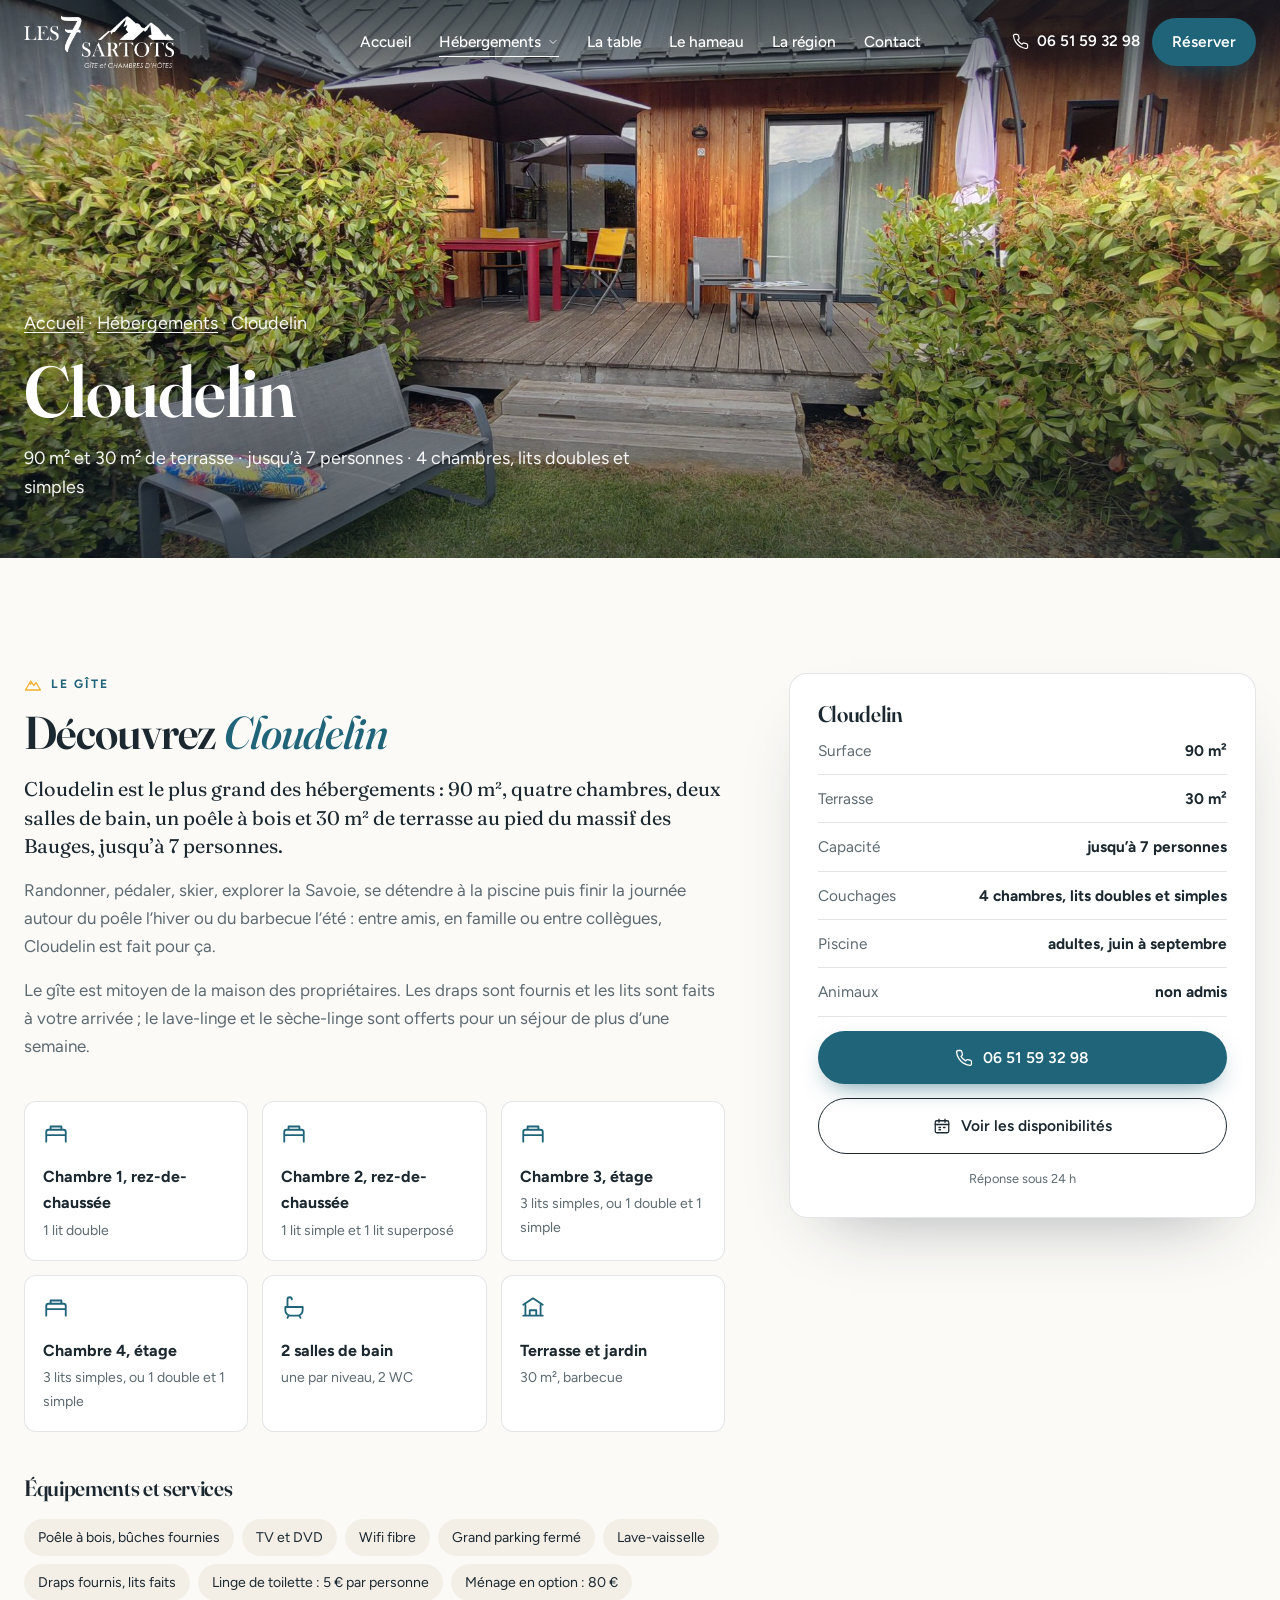
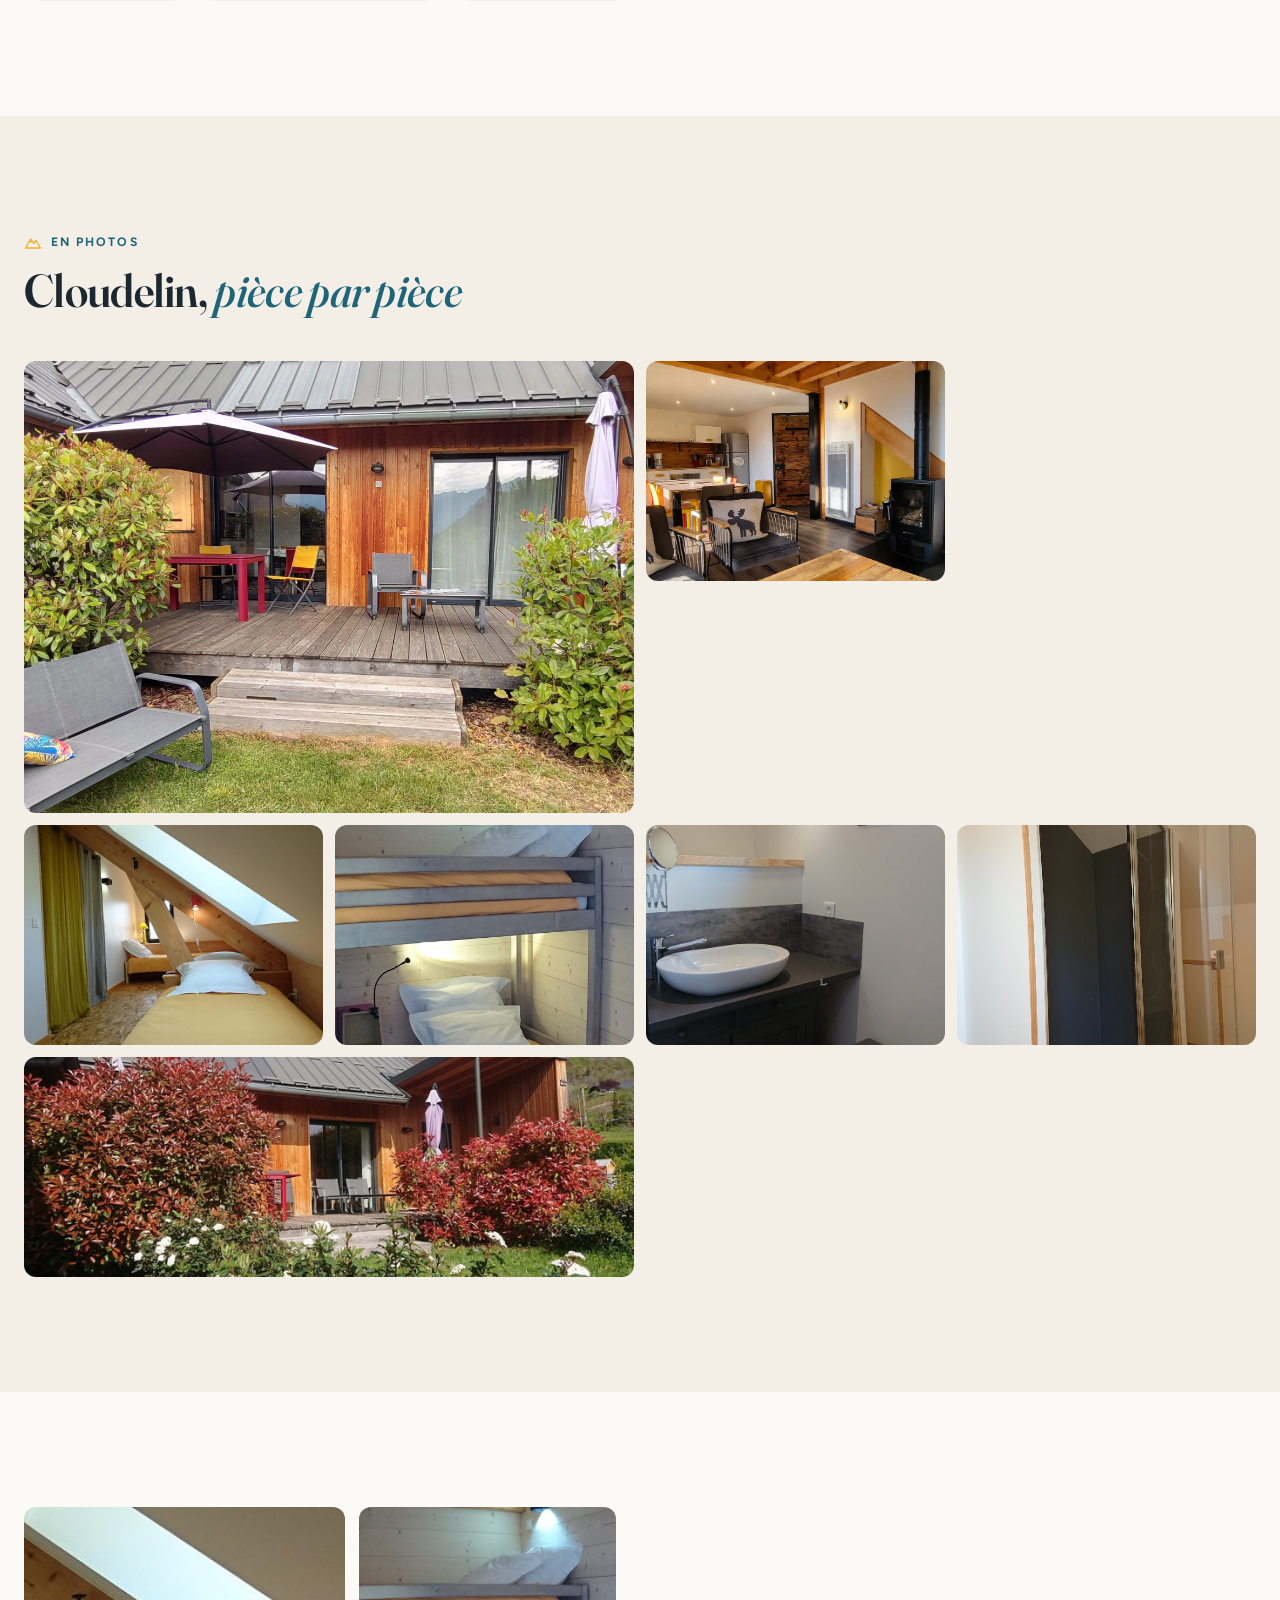
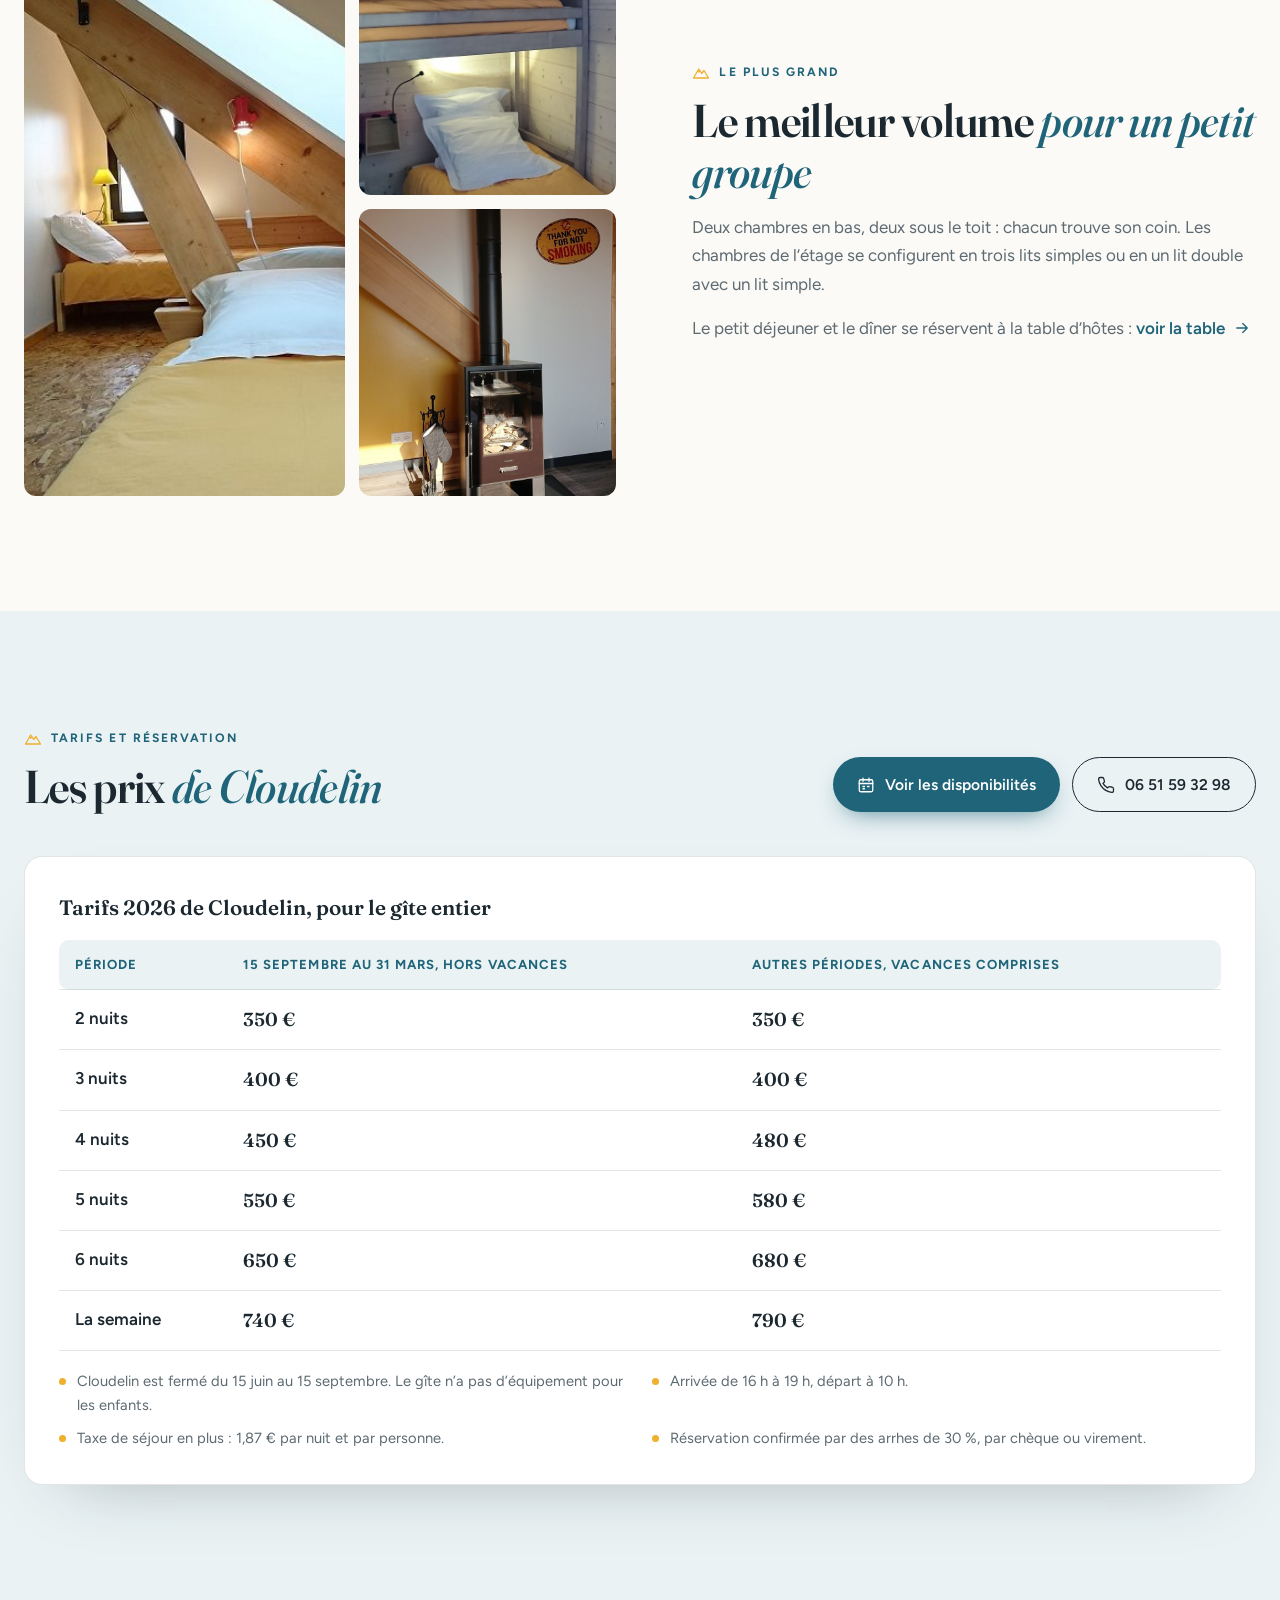
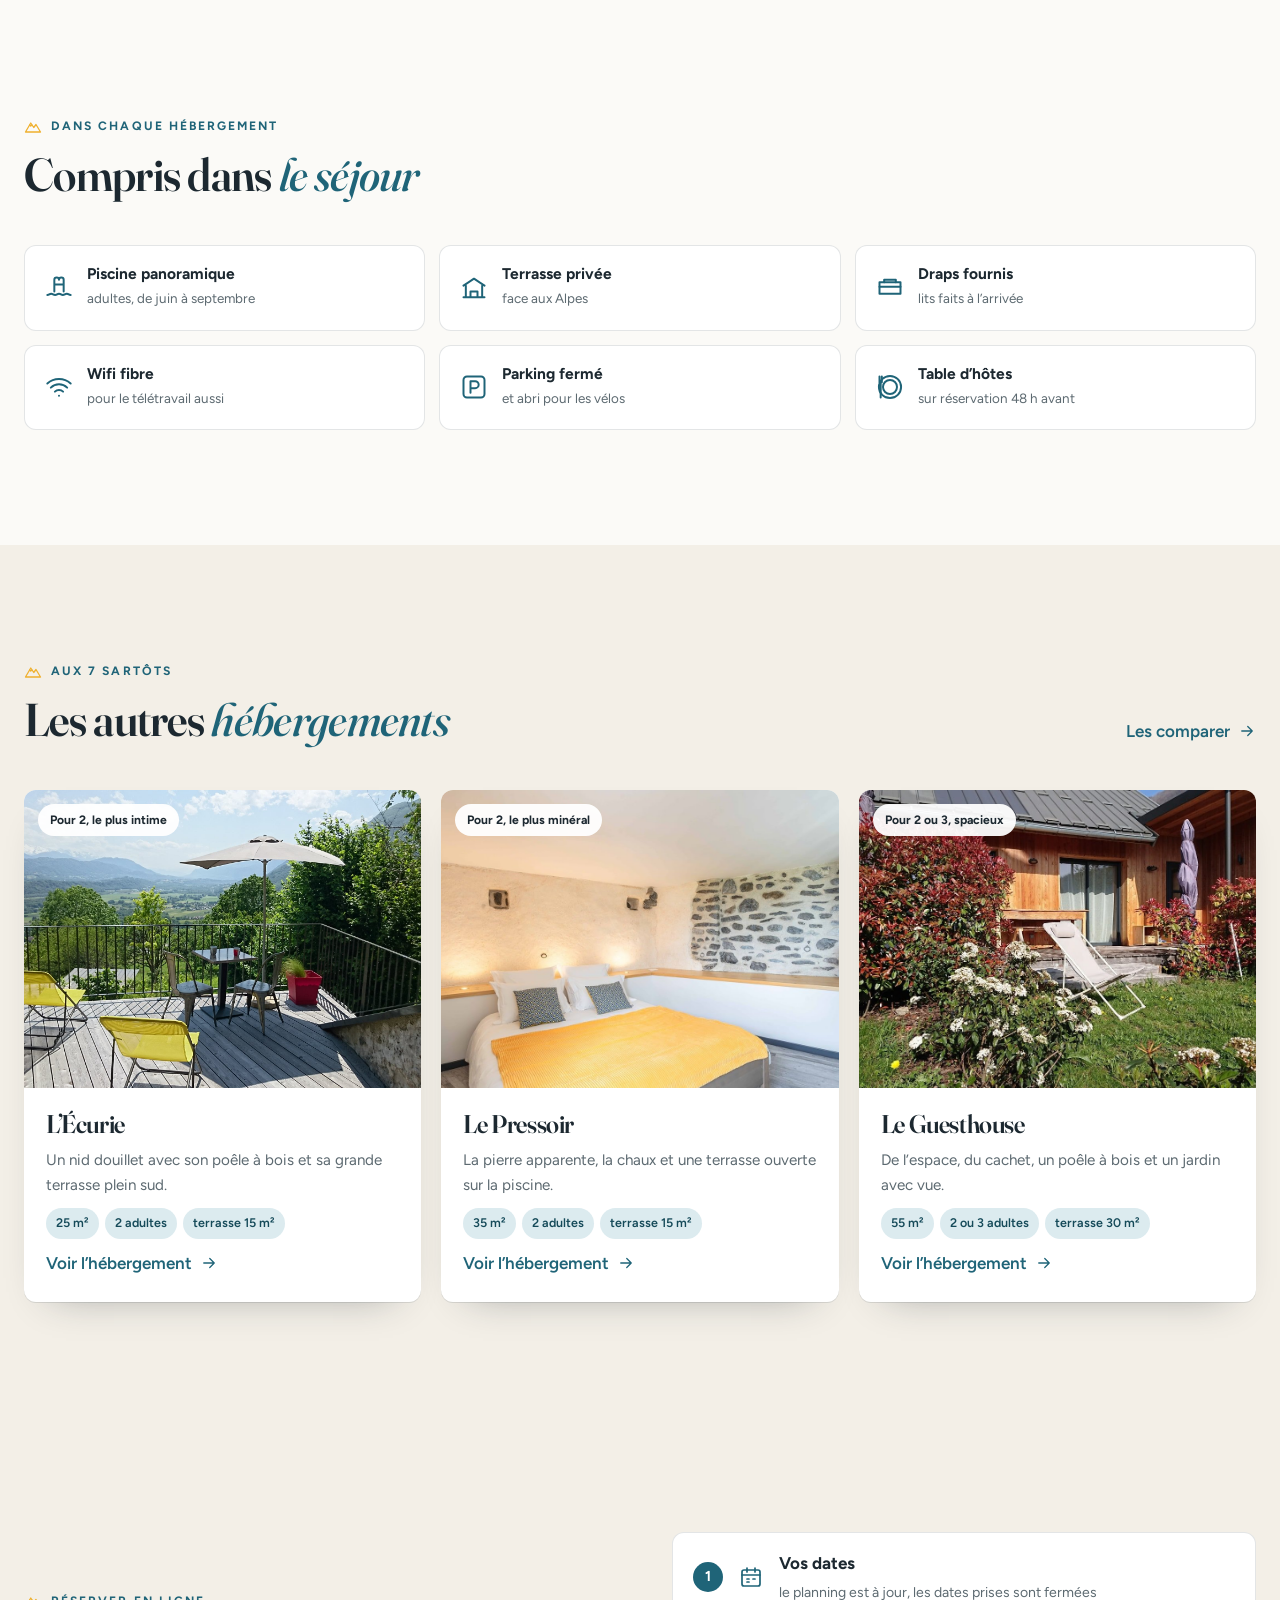
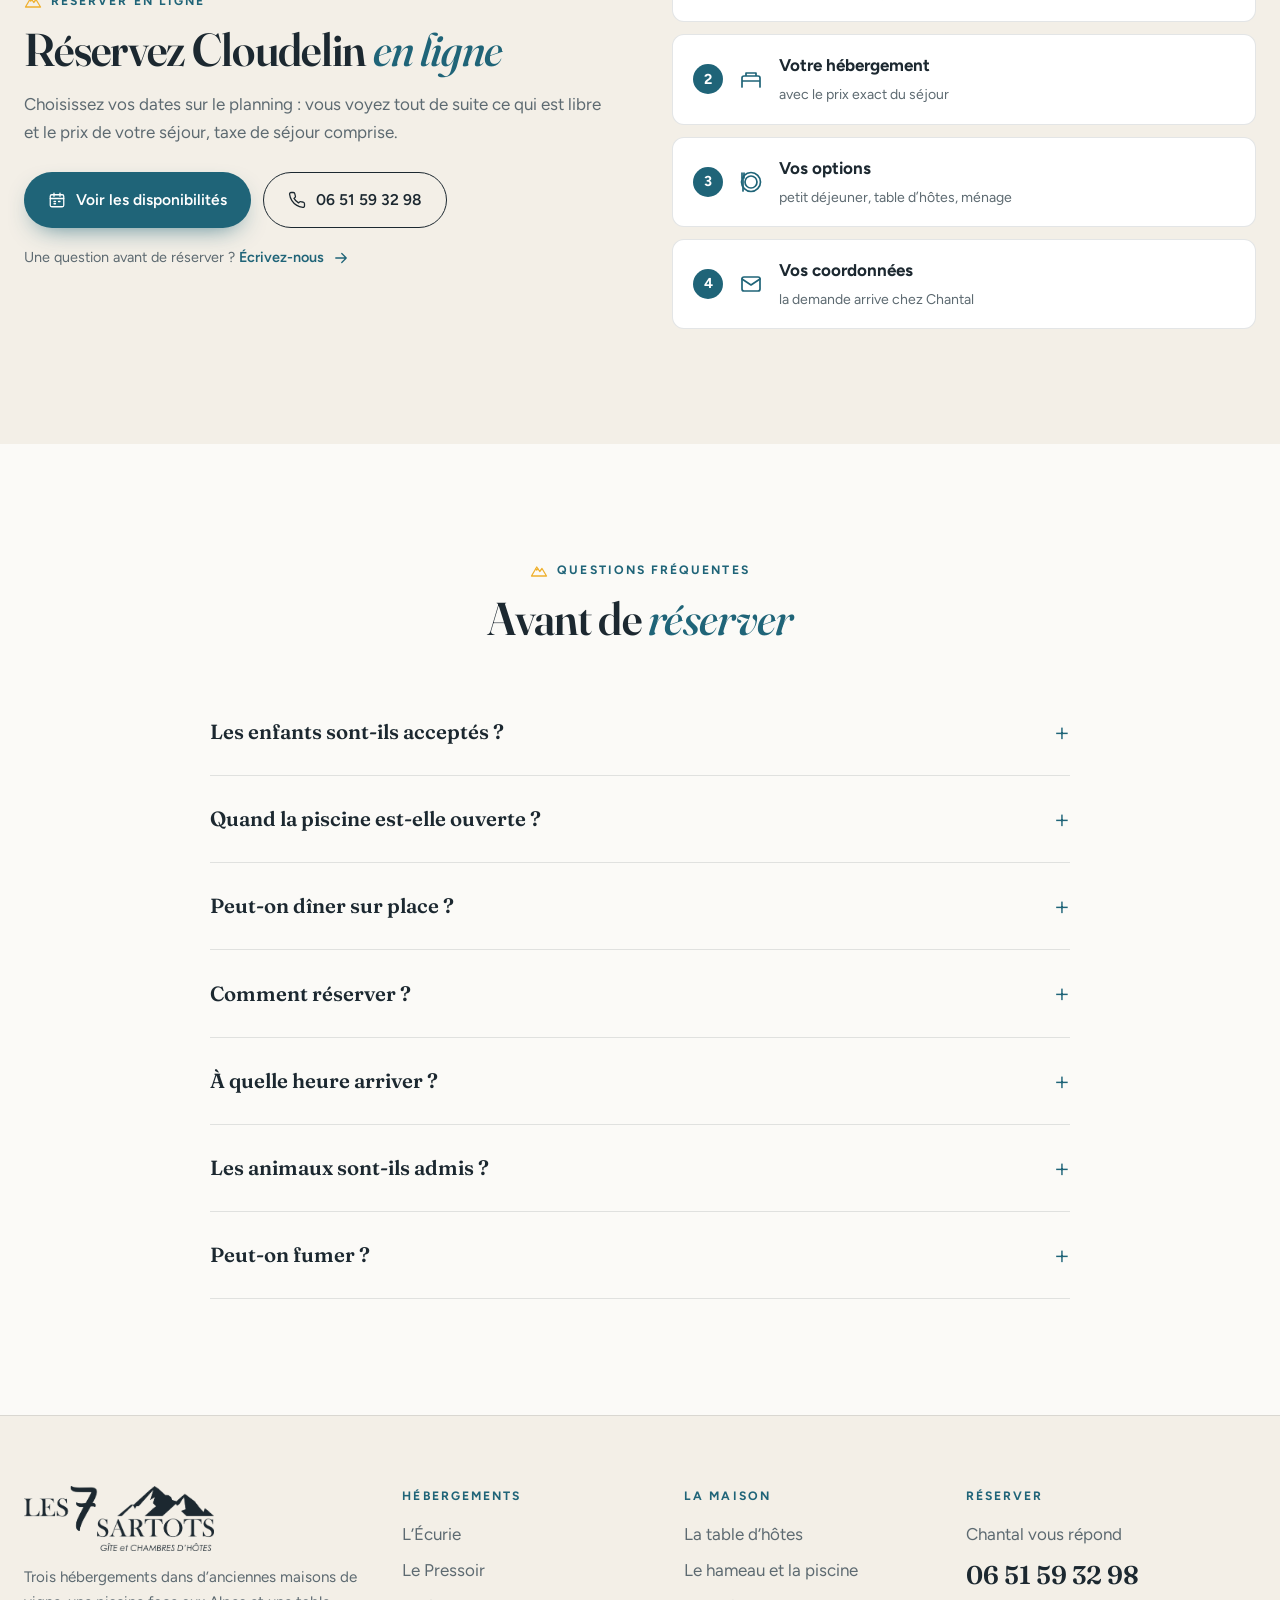
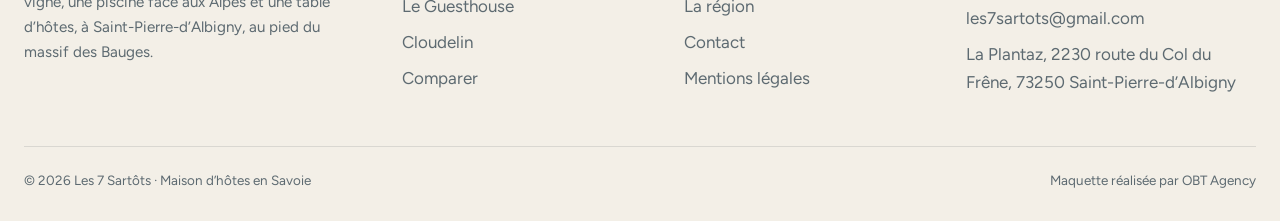
<file: cloudelin.html>
<!doctype html>
<html lang="fr">
<head>
<meta charset="utf-8">
<meta name="viewport" content="width=device-width, initial-scale=1">
<meta name="robots" content="noindex, nofollow">
<title>Cloudelin · Gîte aux 7 Sartôts, Savoie</title>
<meta name="description" content="Cloudelin : gîte de 90 m² pour jusqu’à 7 personnes, avec terrasse de 30 m² et piscine panoramique, à Saint-Pierre-d’Albigny en Savoie.">
<link rel="preconnect" href="https://fonts.googleapis.com">
<link rel="preconnect" href="https://fonts.gstatic.com" crossorigin>
<link href="https://fonts.googleapis.com/css2?family=Figtree:wght@400;500;600;700&family=Fraunces:ital,opsz,wght@0,9..144,500;0,9..144,600;1,9..144,500&display=swap" rel="stylesheet">
<link rel="stylesheet" href="css/style.css">
</head>
<body data-page="cloudelin">
<header class="entete">
  <div class="conteneur barre">
    <a class="logo " href="index.html" aria-label="Les 7 Sartôts, accueil"><img class="blanc" src="images/logo-blanc.png" alt="Les 7 Sartôts, gîte et chambres d’hôtes" width="973" height="333"><img class="sombre" src="images/logo-sombre.png" alt="" width="973" height="333"></a>
    <ul class="menu">
      <li><a href="index.html">Accueil</a></li>
      <li><a class="ouvrir actif" href="hebergements.html">Hébergements <svg viewBox="0 0 24 24" fill="none" stroke="currentColor" stroke-width="1.7" stroke-linecap="round" stroke-linejoin="round" aria-hidden="true"><path d="m6 9 6 6 6-6"/></svg></a>
        <div class="sous-menu"><a href="l-ecurie.html"><img src="images/ecurie/terrasse.jpg" alt=""><span>L’Écurie<small>25 m² · 2 adultes</small></span></a><a href="le-pressoir.html"><img src="images/pressoir/chambre.jpg" alt=""><span>Le Pressoir<small>35 m² · 2 adultes</small></span></a><a href="le-guesthouse.html"><img src="images/guesthouse/facade.jpg" alt=""><span>Le Guesthouse<small>55 m² · 2 ou 3 adultes</small></span></a><a href="cloudelin.html"><img src="images/cloudelin/maison.jpg" alt=""><span>Cloudelin<small>90 m² · jusqu’à 7 personnes</small></span></a><a class="tous" href="hebergements.html">Comparer les hébergements</a></div></li>
      <li><a href="la-table.html">La table</a></li>
      <li><a href="le-hameau.html">Le hameau</a></li>
      <li><a href="la-region.html">La région</a></li>
      <li><a href="contact.html">Contact</a></li>
    </ul>
    <div class="actions">
      <a class="tel-entete" href="tel:+33651593298"><svg viewBox="0 0 24 24" fill="none" stroke="currentColor" stroke-width="1.7" stroke-linecap="round" stroke-linejoin="round" aria-hidden="true"><path d="M22 16.9v3a2 2 0 0 1-2.2 2 19.8 19.8 0 0 1-8.6-3.1 19.5 19.5 0 0 1-6-6A19.8 19.8 0 0 1 2.1 4.2 2 2 0 0 1 4.1 2h3a2 2 0 0 1 2 1.7c.1 1 .4 1.9.7 2.8a2 2 0 0 1-.5 2.1L8 9.9a16 16 0 0 0 6 6l1.3-1.3a2 2 0 0 1 2.1-.4c.9.3 1.8.6 2.8.7a2 2 0 0 1 1.7 2z"/></svg><span>06 51 59 32 98</span></a>
      <a class="btn btn-plein" href="contact.html#reserver" data-obt-reserve>Réserver</a>
      <button class="burger" aria-label="Menu" aria-expanded="false"><span></span></button>
    </div>
  </div>
</header>
<main>
<section class="bandeau">
  <img src="images/cloudelin/terrasse.jpg" alt="Cloudelin">
  <div class="conteneur">
    <p class="fil"><a href="index.html">Accueil</a> · <a href="hebergements.html">Hébergements</a> · Cloudelin</p>
    <h1>Cloudelin</h1>
    <p>90 m² et 30 m² de terrasse · jusqu’à 7 personnes · 4 chambres, lits doubles et simples</p>
  </div>
</section>

<section class="section">
  <div class="conteneur fiche">
    <div class="intro" data-reveal>
      <span class="surtitre"><svg viewBox="0 0 24 24" fill="none" stroke="currentColor" stroke-width="1.7" stroke-linecap="round" stroke-linejoin="round" aria-hidden="true"><path d="m2 20 7-12 4 6 3-4 6 10z"/><path d="m7.5 10.5 1.5 1.5 1.5-1.5"/></svg>Le gîte</span>
      <h2>Découvrez <em class="it">Cloudelin</em></h2>
      <p class="chapo">Cloudelin est le plus grand des hébergements : 90 m², quatre chambres, deux salles de bain, un poêle à bois et 30 m² de terrasse au pied du massif des Bauges, jusqu’à 7 personnes.</p>
      <p>Randonner, pédaler, skier, explorer la Savoie, se détendre à la piscine puis finir la journée autour du poêle l’hiver ou du barbecue l’été : entre amis, en famille ou entre collègues, Cloudelin est fait pour ça.</p><p>Le gîte est mitoyen de la maison des propriétaires. Les draps sont fournis et les lits sont faits à votre arrivée ; le lave-linge et le sèche-linge sont offerts pour un séjour de plus d’une semaine.</p>
      <div class="pieces"><div class="piece"><svg viewBox="0 0 24 24" fill="none" stroke="currentColor" stroke-width="1.7" stroke-linecap="round" stroke-linejoin="round" aria-hidden="true"><path d="M3 18v-7a2 2 0 0 1 2-2h14a2 2 0 0 1 2 2v7M3 14h18M3 18v2M21 18v2M7 9V6h10v3"/></svg><strong>Chambre 1, rez-de-chaussée</strong><small>1 lit double</small></div><div class="piece"><svg viewBox="0 0 24 24" fill="none" stroke="currentColor" stroke-width="1.7" stroke-linecap="round" stroke-linejoin="round" aria-hidden="true"><path d="M3 18v-7a2 2 0 0 1 2-2h14a2 2 0 0 1 2 2v7M3 14h18M3 18v2M21 18v2M7 9V6h10v3"/></svg><strong>Chambre 2, rez-de-chaussée</strong><small>1 lit simple et 1 lit superposé</small></div><div class="piece"><svg viewBox="0 0 24 24" fill="none" stroke="currentColor" stroke-width="1.7" stroke-linecap="round" stroke-linejoin="round" aria-hidden="true"><path d="M3 18v-7a2 2 0 0 1 2-2h14a2 2 0 0 1 2 2v7M3 14h18M3 18v2M21 18v2M7 9V6h10v3"/></svg><strong>Chambre 3, étage</strong><small>3 lits simples, ou 1 double et 1 simple</small></div><div class="piece"><svg viewBox="0 0 24 24" fill="none" stroke="currentColor" stroke-width="1.7" stroke-linecap="round" stroke-linejoin="round" aria-hidden="true"><path d="M3 18v-7a2 2 0 0 1 2-2h14a2 2 0 0 1 2 2v7M3 14h18M3 18v2M21 18v2M7 9V6h10v3"/></svg><strong>Chambre 4, étage</strong><small>3 lits simples, ou 1 double et 1 simple</small></div><div class="piece"><svg viewBox="0 0 24 24" fill="none" stroke="currentColor" stroke-width="1.7" stroke-linecap="round" stroke-linejoin="round" aria-hidden="true"><path d="M4 12h16v3a5 5 0 0 1-5 5H9a5 5 0 0 1-5-5zM6 12V5a2 2 0 0 1 4 0M7 20l-1 2M17 20l1 2"/></svg><strong>2 salles de bain</strong><small>une par niveau, 2 WC</small></div><div class="piece"><svg viewBox="0 0 24 24" fill="none" stroke="currentColor" stroke-width="1.7" stroke-linecap="round" stroke-linejoin="round" aria-hidden="true"><path d="M3 10 12 4l9 6"/><path d="M5 10v10M19 10v10M3 20h18M9 20v-5h6v5"/></svg><strong>Terrasse et jardin</strong><small>30 m², barbecue</small></div></div>
      <h3 class="titre-equip">Équipements et services</h3>
      <div class="equipements"><span>Poêle à bois, bûches fournies</span><span>TV et DVD</span><span>Wifi fibre</span><span>Grand parking fermé</span><span>Lave-vaisselle</span><span>Draps fournis, lits faits</span><span>Linge de toilette : 5 € par personne</span><span>Ménage en option : 80 €</span></div>
    </div>
    <aside class="encart" data-reveal>
      <h3>Cloudelin</h3>
      <div class="ligne"><span>Surface</span><strong>90 m²</strong></div>
      <div class="ligne"><span>Terrasse</span><strong>30 m²</strong></div>
      <div class="ligne"><span>Capacité</span><strong>jusqu’à 7 personnes</strong></div>
      <div class="ligne"><span>Couchages</span><strong>4 chambres, lits doubles et simples</strong></div>
      <div class="ligne"><span>Piscine</span><strong>adultes, juin à septembre</strong></div>
      <div class="ligne"><span>Animaux</span><strong>non admis</strong></div>
      <a class="btn btn-plein" href="tel:+33651593298"><svg viewBox="0 0 24 24" fill="none" stroke="currentColor" stroke-width="1.7" stroke-linecap="round" stroke-linejoin="round" aria-hidden="true"><path d="M22 16.9v3a2 2 0 0 1-2.2 2 19.8 19.8 0 0 1-8.6-3.1 19.5 19.5 0 0 1-6-6A19.8 19.8 0 0 1 2.1 4.2 2 2 0 0 1 4.1 2h3a2 2 0 0 1 2 1.7c.1 1 .4 1.9.7 2.8a2 2 0 0 1-.5 2.1L8 9.9a16 16 0 0 0 6 6l1.3-1.3a2 2 0 0 1 2.1-.4c.9.3 1.8.6 2.8.7a2 2 0 0 1 1.7 2z"/></svg> 06 51 59 32 98</a>
      <a class="btn btn-contour" href="contact.html#reserver" data-obt-reserve="cloudelin"><svg viewBox="0 0 24 24" fill="none" stroke="currentColor" stroke-width="1.7" stroke-linecap="round" stroke-linejoin="round" aria-hidden="true"><rect x="3" y="5" width="18" height="16" rx="2"/><path d="M3 10h18M8 3v4M16 3v4M8 14h2M14 14h2M8 17h2"/></svg> Voir les disponibilités</a>
      <p class="petit-encart">Réponse sous 24 h</p>
    </aside>
  </div>
</section>

<section class="section creme">
  <div class="conteneur">
    <div class="entete-section"><div><span class="surtitre"><svg viewBox="0 0 24 24" fill="none" stroke="currentColor" stroke-width="1.7" stroke-linecap="round" stroke-linejoin="round" aria-hidden="true"><path d="m2 20 7-12 4 6 3-4 6 10z"/><path d="m7.5 10.5 1.5 1.5 1.5-1.5"/></svg>En photos</span><h2>Cloudelin, <em class="it">pièce par pièce</em></h2></div></div>
    <div class="mosaique" data-reveal><button class="grand" data-galerie="images/cloudelin/terrasse.jpg" data-legende="La grande terrasse" aria-label="Agrandir : La grande terrasse"><img src="images/cloudelin/terrasse.jpg" alt="La grande terrasse" loading="lazy" decoding="async"><span>La grande terrasse</span></button><button class="" data-galerie="images/cloudelin/sejour.jpg" data-legende="Le séjour et son poêle" aria-label="Agrandir : Le séjour et son poêle"><img src="images/cloudelin/sejour.jpg" alt="Le séjour et son poêle" loading="lazy" decoding="async"><span>Le séjour et son poêle</span></button><button class="" data-galerie="images/cloudelin/repas.jpg" data-legende="L’espace repas" aria-label="Agrandir : L’espace repas"><img src="images/cloudelin/repas.jpg" alt="L’espace repas" loading="lazy" decoding="async"><span>L’espace repas</span></button><button class="" data-galerie="images/cloudelin/cuisine.jpg" data-legende="La cuisine" aria-label="Agrandir : La cuisine"><img src="images/cloudelin/cuisine.jpg" alt="La cuisine" loading="lazy" decoding="async"><span>La cuisine</span></button><button class="" data-galerie="images/cloudelin/chambre.jpg" data-legende="La chambre du rez-de-chaussée" aria-label="Agrandir : La chambre du rez-de-chaussée"><img src="images/cloudelin/chambre.jpg" alt="La chambre du rez-de-chaussée" loading="lazy" decoding="async"><span>La chambre du rez-de-chaussée</span></button><button class="" data-galerie="images/cloudelin/chambre-etage.jpg" data-legende="Une chambre de l’étage" aria-label="Agrandir : Une chambre de l’étage"><img src="images/cloudelin/chambre-etage.jpg" alt="Une chambre de l’étage" loading="lazy" decoding="async"><span>Une chambre de l’étage</span></button><button class="" data-galerie="images/cloudelin/superpose.jpg" data-legende="Le lit superposé" aria-label="Agrandir : Le lit superposé"><img src="images/cloudelin/superpose.jpg" alt="Le lit superposé" loading="lazy" decoding="async"><span>Le lit superposé</span></button><button class="" data-galerie="images/cloudelin/salle-de-bain.jpg" data-legende="La salle de bain de l’étage" aria-label="Agrandir : La salle de bain de l’étage"><img src="images/cloudelin/salle-de-bain.jpg" alt="La salle de bain de l’étage" loading="lazy" decoding="async"><span>La salle de bain de l’étage</span></button><button class="" data-galerie="images/cloudelin/douche.jpg" data-legende="La douche à l’italienne" aria-label="Agrandir : La douche à l’italienne"><img src="images/cloudelin/douche.jpg" alt="La douche à l’italienne" loading="lazy" decoding="async"><span>La douche à l’italienne</span></button><button class="large" data-galerie="images/cloudelin/maison.jpg" data-legende="Cloudelin côté est" aria-label="Agrandir : Cloudelin côté est"><img src="images/cloudelin/maison.jpg" alt="Cloudelin côté est" loading="lazy" decoding="async"><span>Cloudelin côté est</span></button><button class="" data-galerie="images/cloudelin/terrasse-vue.jpg" data-legende="La terrasse face aux montagnes" aria-label="Agrandir : La terrasse face aux montagnes"><img src="images/cloudelin/terrasse-vue.jpg" alt="La terrasse face aux montagnes" loading="lazy" decoding="async"><span>La terrasse face aux montagnes</span></button><button class="" data-galerie="images/cloudelin/vue.jpg" data-legende="La vue sur la Lauzière" aria-label="Agrandir : La vue sur la Lauzière"><img src="images/cloudelin/vue.jpg" alt="La vue sur la Lauzière" loading="lazy" decoding="async"><span>La vue sur la Lauzière</span></button></div>
  </div>
</section>

<section class="section">
  <div class="conteneur duo">
    <div class="duo-photos" data-reveal><img src="images/cloudelin/chambre-etage.jpg" alt="Cloudelin : Une chambre de l’étage" loading="lazy" decoding="async"><img src="images/cloudelin/superpose.jpg" alt="Cloudelin : Le lit superposé" loading="lazy" decoding="async"><img src="images/cloudelin/poele.jpg" alt="Cloudelin : Le plus grand" loading="lazy" decoding="async"></div>
    <div class="duo-texte" data-reveal>
      <span class="surtitre"><svg viewBox="0 0 24 24" fill="none" stroke="currentColor" stroke-width="1.7" stroke-linecap="round" stroke-linejoin="round" aria-hidden="true"><path d="m2 20 7-12 4 6 3-4 6 10z"/><path d="m7.5 10.5 1.5 1.5 1.5-1.5"/></svg>Le plus grand</span>
      <h2>Le meilleur volume <em class="it">pour un petit groupe</em></h2>
      <p>Deux chambres en bas, deux sous le toit : chacun trouve son coin. Les chambres de l’étage se configurent en trois lits simples ou en un lit double avec un lit simple.</p>
      <p>Le petit déjeuner et le dîner se réservent à la table d’hôtes : <a class="lien-fleche" href="la-table.html">voir la table <svg viewBox="0 0 24 24" fill="none" stroke="currentColor" stroke-width="1.7" stroke-linecap="round" stroke-linejoin="round" aria-hidden="true"><path d="M5 12h14M13 6l6 6-6 6"/></svg></a></p>
    </div>
  </div>
</section>

<section class="section glacier" id="tarifs">
  <div class="conteneur">
    <div class="entete-section"><div><span class="surtitre"><svg viewBox="0 0 24 24" fill="none" stroke="currentColor" stroke-width="1.7" stroke-linecap="round" stroke-linejoin="round" aria-hidden="true"><path d="m2 20 7-12 4 6 3-4 6 10z"/><path d="m7.5 10.5 1.5 1.5 1.5-1.5"/></svg>Tarifs et réservation</span><h2>Les prix <em class="it">de Cloudelin</em></h2></div><div class="boutons"><a class="btn btn-plein" href="contact.html#reserver" data-obt-reserve="cloudelin"><svg viewBox="0 0 24 24" fill="none" stroke="currentColor" stroke-width="1.7" stroke-linecap="round" stroke-linejoin="round" aria-hidden="true"><rect x="3" y="5" width="18" height="16" rx="2"/><path d="M3 10h18M8 3v4M16 3v4M8 14h2M14 14h2M8 17h2"/></svg> Voir les disponibilités</a><a class="btn btn-contour" href="tel:+33651593298"><svg viewBox="0 0 24 24" fill="none" stroke="currentColor" stroke-width="1.7" stroke-linecap="round" stroke-linejoin="round" aria-hidden="true"><path d="M22 16.9v3a2 2 0 0 1-2.2 2 19.8 19.8 0 0 1-8.6-3.1 19.5 19.5 0 0 1-6-6A19.8 19.8 0 0 1 2.1 4.2 2 2 0 0 1 4.1 2h3a2 2 0 0 1 2 1.7c.1 1 .4 1.9.7 2.8a2 2 0 0 1-.5 2.1L8 9.9a16 16 0 0 0 6 6l1.3-1.3a2 2 0 0 1 2.1-.4c.9.3 1.8.6 2.8.7a2 2 0 0 1 1.7 2z"/></svg> 06 51 59 32 98</a></div></div>
    <div class="tarifs" data-reveal>
  <div class="tableau-defile"><table><caption>Tarifs 2026 de Cloudelin, pour le gîte entier</caption><thead><tr><th scope="col">Période</th><th scope="col">15 septembre au 31 mars, hors vacances</th><th scope="col">Autres périodes, vacances comprises</th></tr></thead><tbody><tr><th scope="row">2 nuits</th><td>350 €</td><td>350 €</td></tr><tr><th scope="row">3 nuits</th><td>400 €</td><td>400 €</td></tr><tr><th scope="row">4 nuits</th><td>450 €</td><td>480 €</td></tr><tr><th scope="row">5 nuits</th><td>550 €</td><td>580 €</td></tr><tr><th scope="row">6 nuits</th><td>650 €</td><td>680 €</td></tr><tr><th scope="row">La semaine</th><td>740 €</td><td>790 €</td></tr></tbody></table></div>
  <ul class="notes-tarifs"><li>Cloudelin est fermé du 15 juin au 15 septembre. Le gîte n’a pas d’équipement pour les enfants.</li><li>Arrivée de 16 h à 19 h, départ à 10 h.</li><li>Taxe de séjour en plus : 1,87 € par nuit et par personne.</li><li>Réservation confirmée par des arrhes de 30 %, par chèque ou virement.</li></ul>
</div>
  </div>
</section>

<section class="section">
  <div class="conteneur">
    <div class="entete-section"><div><span class="surtitre"><svg viewBox="0 0 24 24" fill="none" stroke="currentColor" stroke-width="1.7" stroke-linecap="round" stroke-linejoin="round" aria-hidden="true"><path d="m2 20 7-12 4 6 3-4 6 10z"/><path d="m7.5 10.5 1.5 1.5 1.5-1.5"/></svg>Dans chaque hébergement</span><h2>Compris dans <em class="it">le séjour</em></h2></div></div>
    <div class="compris"><div class="bloc" data-reveal><svg viewBox="0 0 24 24" fill="none" stroke="currentColor" stroke-width="1.7" stroke-linecap="round" stroke-linejoin="round" aria-hidden="true"><path d="M2 18c1.7 0 1.7-1 3.3-1s1.7 1 3.4 1 1.6-1 3.3-1 1.7 1 3.3 1 1.7-1 3.4-1 1.6 1 3.3 1"/><path d="M8 15V5a2 2 0 0 1 4 0M16 15V5a2 2 0 0 0-4 0M8 9h8"/></svg><div><strong>Piscine panoramique</strong><small>adultes, de juin à septembre</small></div></div><div class="bloc" data-reveal><svg viewBox="0 0 24 24" fill="none" stroke="currentColor" stroke-width="1.7" stroke-linecap="round" stroke-linejoin="round" aria-hidden="true"><path d="M3 10 12 4l9 6"/><path d="M5 10v10M19 10v10M3 20h18M9 20v-5h6v5"/></svg><div><strong>Terrasse privée</strong><small>face aux Alpes</small></div></div><div class="bloc" data-reveal><svg viewBox="0 0 24 24" fill="none" stroke="currentColor" stroke-width="1.7" stroke-linecap="round" stroke-linejoin="round" aria-hidden="true"><path d="M3 7h18v10H3z"/><path d="M3 11h18M7 7V5h10v2"/></svg><div><strong>Draps fournis</strong><small>lits faits à l’arrivée</small></div></div><div class="bloc" data-reveal><svg viewBox="0 0 24 24" fill="none" stroke="currentColor" stroke-width="1.7" stroke-linecap="round" stroke-linejoin="round" aria-hidden="true"><path d="M5 12.5a10 10 0 0 1 14 0M8.5 16a5 5 0 0 1 7 0M2 9a15 15 0 0 1 20 0M12 19.5h.01"/></svg><div><strong>Wifi fibre</strong><small>pour le télétravail aussi</small></div></div><div class="bloc" data-reveal><svg viewBox="0 0 24 24" fill="none" stroke="currentColor" stroke-width="1.7" stroke-linecap="round" stroke-linejoin="round" aria-hidden="true"><rect x="3" y="3" width="18" height="18" rx="3"/><path d="M9 17V7h4a3 3 0 0 1 0 6H9"/></svg><div><strong>Parking fermé</strong><small>et abri pour les vélos</small></div></div><div class="bloc" data-reveal><svg viewBox="0 0 24 24" fill="none" stroke="currentColor" stroke-width="1.7" stroke-linecap="round" stroke-linejoin="round" aria-hidden="true"><circle cx="12" cy="12" r="6"/><circle cx="12" cy="12" r="9.5"/><path d="M3 3v5M5 3v5M4 8v13"/></svg><div><strong>Table d’hôtes</strong><small>sur réservation 48 h avant</small></div></div></div>
  </div>
</section>

<section class="section creme">
  <div class="conteneur">
    <div class="entete-section"><div><span class="surtitre"><svg viewBox="0 0 24 24" fill="none" stroke="currentColor" stroke-width="1.7" stroke-linecap="round" stroke-linejoin="round" aria-hidden="true"><path d="m2 20 7-12 4 6 3-4 6 10z"/><path d="m7.5 10.5 1.5 1.5 1.5-1.5"/></svg>Aux 7 Sartôts</span><h2>Les autres <em class="it">hébergements</em></h2></div><a class="lien-fleche" href="hebergements.html">Les comparer <svg viewBox="0 0 24 24" fill="none" stroke="currentColor" stroke-width="1.7" stroke-linecap="round" stroke-linejoin="round" aria-hidden="true"><path d="M5 12h14M13 6l6 6-6 6"/></svg></a></div>
    <div class="autres-gites"><a class="carte-gite" href="l-ecurie.html">
  <div class="visuel"><img src="images/ecurie/terrasse.jpg" alt="L’Écurie" loading="lazy" decoding="async"><span class="etiquette">Pour 2, le plus intime</span></div>
  <div class="corps">
    <h3>L’Écurie</h3>
    <p>Un nid douillet avec son poêle à bois et sa grande terrasse plein sud.</p>
    <div class="pastilles"><span>25 m²</span><span>2 adultes</span><span>terrasse 15 m²</span></div>
    <span class="lien-fleche">Voir l’hébergement <svg viewBox="0 0 24 24" fill="none" stroke="currentColor" stroke-width="1.7" stroke-linecap="round" stroke-linejoin="round" aria-hidden="true"><path d="M5 12h14M13 6l6 6-6 6"/></svg></span>
  </div>
</a><a class="carte-gite" href="le-pressoir.html">
  <div class="visuel"><img src="images/pressoir/chambre.jpg" alt="Le Pressoir" loading="lazy" decoding="async"><span class="etiquette">Pour 2, le plus minéral</span></div>
  <div class="corps">
    <h3>Le Pressoir</h3>
    <p>La pierre apparente, la chaux et une terrasse ouverte sur la piscine.</p>
    <div class="pastilles"><span>35 m²</span><span>2 adultes</span><span>terrasse 15 m²</span></div>
    <span class="lien-fleche">Voir l’hébergement <svg viewBox="0 0 24 24" fill="none" stroke="currentColor" stroke-width="1.7" stroke-linecap="round" stroke-linejoin="round" aria-hidden="true"><path d="M5 12h14M13 6l6 6-6 6"/></svg></span>
  </div>
</a><a class="carte-gite" href="le-guesthouse.html">
  <div class="visuel"><img src="images/guesthouse/facade.jpg" alt="Le Guesthouse" loading="lazy" decoding="async"><span class="etiquette">Pour 2 ou 3, spacieux</span></div>
  <div class="corps">
    <h3>Le Guesthouse</h3>
    <p>De l’espace, du cachet, un poêle à bois et un jardin avec vue.</p>
    <div class="pastilles"><span>55 m²</span><span>2 ou 3 adultes</span><span>terrasse 30 m²</span></div>
    <span class="lien-fleche">Voir l’hébergement <svg viewBox="0 0 24 24" fill="none" stroke="currentColor" stroke-width="1.7" stroke-linecap="round" stroke-linejoin="round" aria-hidden="true"><path d="M5 12h14M13 6l6 6-6 6"/></svg></span>
  </div>
</a></div>
  </div>
</section>

<section class="section creme" id="reservation">
  <div class="conteneur bloc-resa">
    <div data-reveal>
      <span class="surtitre"><svg viewBox="0 0 24 24" fill="none" stroke="currentColor" stroke-width="1.7" stroke-linecap="round" stroke-linejoin="round" aria-hidden="true"><path d="m2 20 7-12 4 6 3-4 6 10z"/><path d="m7.5 10.5 1.5 1.5 1.5-1.5"/></svg>Réserver en ligne</span>
      <h2>Réservez Cloudelin <em class="it">en ligne</em></h2>
      <p class="intro-contact">Choisissez vos dates sur le planning : vous voyez tout de suite ce qui est libre et le prix de votre séjour, taxe de séjour comprise.</p>
      <div class="boutons"><a class="btn btn-plein" href="contact.html#reserver" data-obt-reserve="cloudelin"><svg viewBox="0 0 24 24" fill="none" stroke="currentColor" stroke-width="1.7" stroke-linecap="round" stroke-linejoin="round" aria-hidden="true"><rect x="3" y="5" width="18" height="16" rx="2"/><path d="M3 10h18M8 3v4M16 3v4M8 14h2M14 14h2M8 17h2"/></svg> Voir les disponibilités</a><a class="btn btn-contour" href="tel:+33651593298"><svg viewBox="0 0 24 24" fill="none" stroke="currentColor" stroke-width="1.7" stroke-linecap="round" stroke-linejoin="round" aria-hidden="true"><path d="M22 16.9v3a2 2 0 0 1-2.2 2 19.8 19.8 0 0 1-8.6-3.1 19.5 19.5 0 0 1-6-6A19.8 19.8 0 0 1 2.1 4.2 2 2 0 0 1 4.1 2h3a2 2 0 0 1 2 1.7c.1 1 .4 1.9.7 2.8a2 2 0 0 1-.5 2.1L8 9.9a16 16 0 0 0 6 6l1.3-1.3a2 2 0 0 1 2.1-.4c.9.3 1.8.6 2.8.7a2 2 0 0 1 1.7 2z"/></svg> 06 51 59 32 98</a></div>
      <p class="petit">Une question avant de réserver ? <a class="lien-fleche" href="contact.html">Écrivez-nous <svg viewBox="0 0 24 24" fill="none" stroke="currentColor" stroke-width="1.7" stroke-linecap="round" stroke-linejoin="round" aria-hidden="true"><path d="M5 12h14M13 6l6 6-6 6"/></svg></a></p>
    </div>
    <ol class="etapes-resa" data-reveal><li><span class="num">1</span><svg viewBox="0 0 24 24" fill="none" stroke="currentColor" stroke-width="1.7" stroke-linecap="round" stroke-linejoin="round" aria-hidden="true"><rect x="3" y="5" width="18" height="16" rx="2"/><path d="M3 10h18M8 3v4M16 3v4M8 14h2M14 14h2M8 17h2"/></svg><div><strong>Vos dates</strong><small>le planning est à jour, les dates prises sont fermées</small></div></li><li><span class="num">2</span><svg viewBox="0 0 24 24" fill="none" stroke="currentColor" stroke-width="1.7" stroke-linecap="round" stroke-linejoin="round" aria-hidden="true"><path d="M3 18v-7a2 2 0 0 1 2-2h14a2 2 0 0 1 2 2v7M3 14h18M3 18v2M21 18v2M7 9V6h10v3"/></svg><div><strong>Votre hébergement</strong><small>avec le prix exact du séjour</small></div></li><li><span class="num">3</span><svg viewBox="0 0 24 24" fill="none" stroke="currentColor" stroke-width="1.7" stroke-linecap="round" stroke-linejoin="round" aria-hidden="true"><circle cx="12" cy="12" r="6"/><circle cx="12" cy="12" r="9.5"/><path d="M3 3v5M5 3v5M4 8v13"/></svg><div><strong>Vos options</strong><small>petit déjeuner, table d’hôtes, ménage</small></div></li><li><span class="num">4</span><svg viewBox="0 0 24 24" fill="none" stroke="currentColor" stroke-width="1.7" stroke-linecap="round" stroke-linejoin="round" aria-hidden="true"><rect x="3" y="5" width="18" height="14" rx="2"/><path d="m3 7 9 6 9-6"/></svg><div><strong>Vos coordonnées</strong><small>la demande arrive chez Chantal</small></div></li></ol>
  </div>
</section>
<section class="section">
  <div class="conteneur">
    <div class="entete-section centre"><div><span class="surtitre"><svg viewBox="0 0 24 24" fill="none" stroke="currentColor" stroke-width="1.7" stroke-linecap="round" stroke-linejoin="round" aria-hidden="true"><path d="m2 20 7-12 4 6 3-4 6 10z"/><path d="m7.5 10.5 1.5 1.5 1.5-1.5"/></svg>Questions fréquentes</span><h2>Avant de <em class="it">réserver</em></h2></div></div>
    <div class="faq"><details><summary>Les enfants sont-ils acceptés ?</summary><p>Les 7 Sartôts sont une maison d’hôtes pensée pour les adultes : la piscine est réservée aux plus de 18 ans et les hébergements n’ont pas d’équipement pour les enfants.</p></details><details><summary>Quand la piscine est-elle ouverte ?</summary><p>Tous les jours de juin à fin septembre, de 11 h 15 à 19 h, sauf intempéries ou maintenance. Elle est réservée aux adultes.</p></details><details><summary>Peut-on dîner sur place ?</summary><p>Oui, à la table d’hôtes, sur réservation au moins 48 h à l’avance : 25 € par personne, servi à 19 h 30. Le petit déjeuner est à 10 € par personne, entre 8 h et 9 h 30.</p></details><details><summary>Comment réserver ?</summary><p>En ligne, avec le bouton « Réserver » : vous choisissez vos dates sur le planning, votre hébergement et vos options. Le prix du séjour s’affiche aussitôt. Vous pouvez aussi appeler au 06 51 59 32 98. Pour confirmer, des arrhes de 30 % sont demandées, par chèque ou virement.</p></details><details><summary>À quelle heure arriver ?</summary><p>Entre 16 h et 19 h. Si vous arrivez plus tard, prévenez-nous. Le départ se fait à 10 h 30 (10 h en été ; 10 h toute l’année au Guesthouse et à Cloudelin).</p></details><details><summary>Les animaux sont-ils admis ?</summary><p>Non, les animaux ne sont pas admis aux 7 Sartôts.</p></details><details><summary>Peut-on fumer ?</summary><p>Les gîtes, les terrasses et la piscine sont non-fumeurs. Un espace est aménagé pour les fumeurs : la télécabine, une vraie cabine de remontée mécanique posée dans le jardin.</p></details></div>
  </div>
</section>
</main>
<footer class="pied">
  <div class="conteneur">
    <div class="grille">
      <div>
        <a class="logo-pied" href="index.html"><img src="images/logo-sombre.png" alt="Les 7 Sartôts" width="973" height="333"></a>
        <p>Trois hébergements dans d’anciennes maisons de vigne, une piscine face aux Alpes et une table d’hôtes, à Saint-Pierre-d’Albigny, au pied du massif des Bauges.</p>
      </div>
      <div><h4>Hébergements</h4><ul><li><a href="l-ecurie.html">L’Écurie</a></li><li><a href="le-pressoir.html">Le Pressoir</a></li><li><a href="le-guesthouse.html">Le Guesthouse</a></li><li><a href="cloudelin.html">Cloudelin</a></li><li><a href="hebergements.html">Comparer</a></li></ul></div>
      <div><h4>La maison</h4><ul><li><a href="la-table.html">La table d’hôtes</a></li><li><a href="le-hameau.html">Le hameau et la piscine</a></li><li><a href="la-region.html">La région</a></li><li><a href="contact.html">Contact</a></li><li><a href="mentions-legales.html">Mentions légales</a></li></ul></div>
      <div><h4>Réserver</h4><ul><li>Chantal vous répond<a class="tel-pied" href="tel:+33651593298">06 51 59 32 98</a></li><li><a href="mailto:les7sartots@gmail.com">les7sartots@gmail.com</a></li><li>La Plantaz, 2230 route du Col du Frêne, 73250 Saint-Pierre-d’Albigny</li></ul></div>
    </div>
    <div class="bas"><span>© 2026 Les 7 Sartôts · Maison d’hôtes en Savoie</span><span>Maquette réalisée par OBT Agency</span></div>
  </div>
</footer>
<nav class="barre-mobile" aria-label="Contact rapide">
  <a class="appeler" href="tel:+33651593298"><svg viewBox="0 0 24 24" fill="none" stroke="currentColor" stroke-width="1.7" stroke-linecap="round" stroke-linejoin="round" aria-hidden="true"><path d="M22 16.9v3a2 2 0 0 1-2.2 2 19.8 19.8 0 0 1-8.6-3.1 19.5 19.5 0 0 1-6-6A19.8 19.8 0 0 1 2.1 4.2 2 2 0 0 1 4.1 2h3a2 2 0 0 1 2 1.7c.1 1 .4 1.9.7 2.8a2 2 0 0 1-.5 2.1L8 9.9a16 16 0 0 0 6 6l1.3-1.3a2 2 0 0 1 2.1-.4c.9.3 1.8.6 2.8.7a2 2 0 0 1 1.7 2z"/></svg> Appeler</a>
  <a href="contact.html#reserver" data-obt-reserve><svg viewBox="0 0 24 24" fill="none" stroke="currentColor" stroke-width="1.7" stroke-linecap="round" stroke-linejoin="round" aria-hidden="true"><rect x="3" y="5" width="18" height="16" rx="2"/><path d="M3 10h18M8 3v4M16 3v4M8 14h2M14 14h2M8 17h2"/></svg> Réserver</a>
</nav>
<script src="js/site.js"></script>
<div data-obt-booking data-obt-key="demo-les-7-sartots" data-obt-api="https://demo-sartots.obt.invalid" data-obt-form-key="demo" data-obt-form-endpoint="https://demo-sartots.obt.invalid/envoi" data-obt-subject="Demande de réservation aux 7 Sartôts"></div>
<script src="js/obt-demo.js"></script>
<script src="https://obt-gestion.com/blocks/obt-booking.js" defer></script>
</body>
</html>
</file>
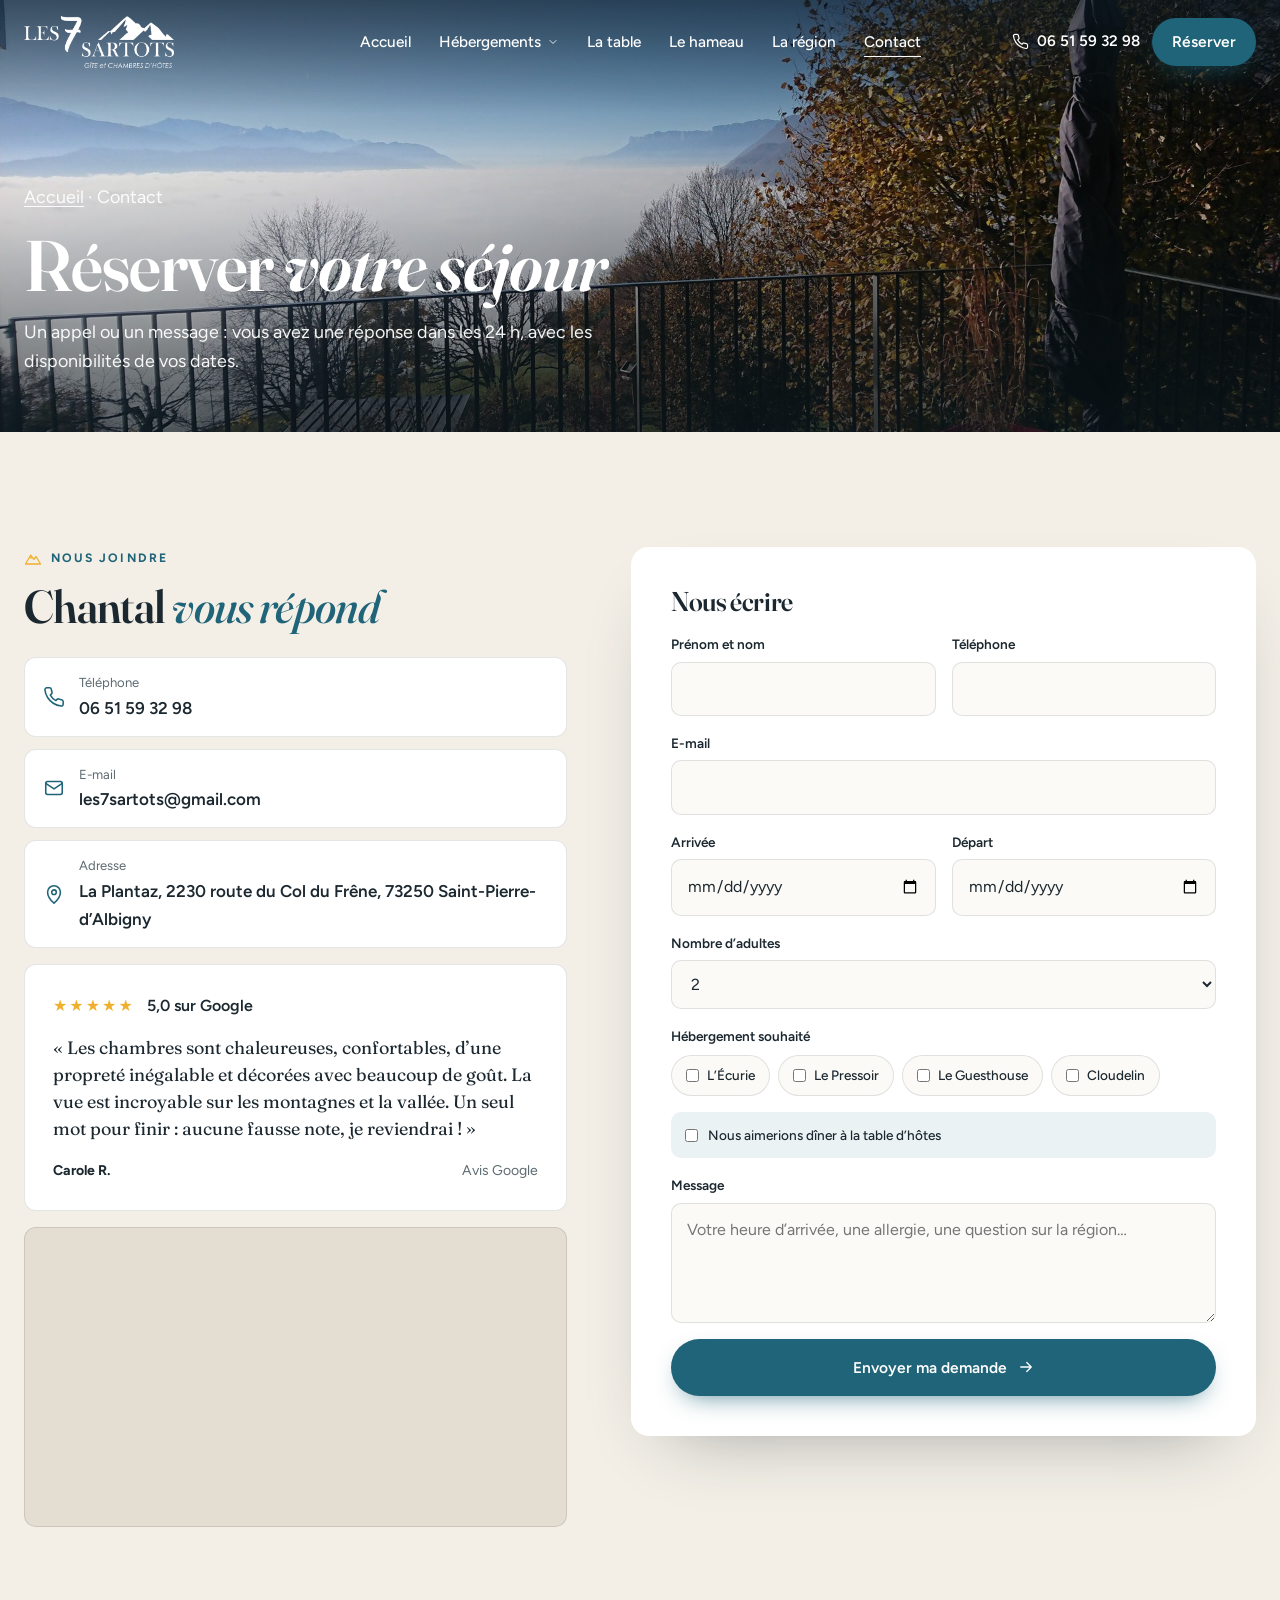
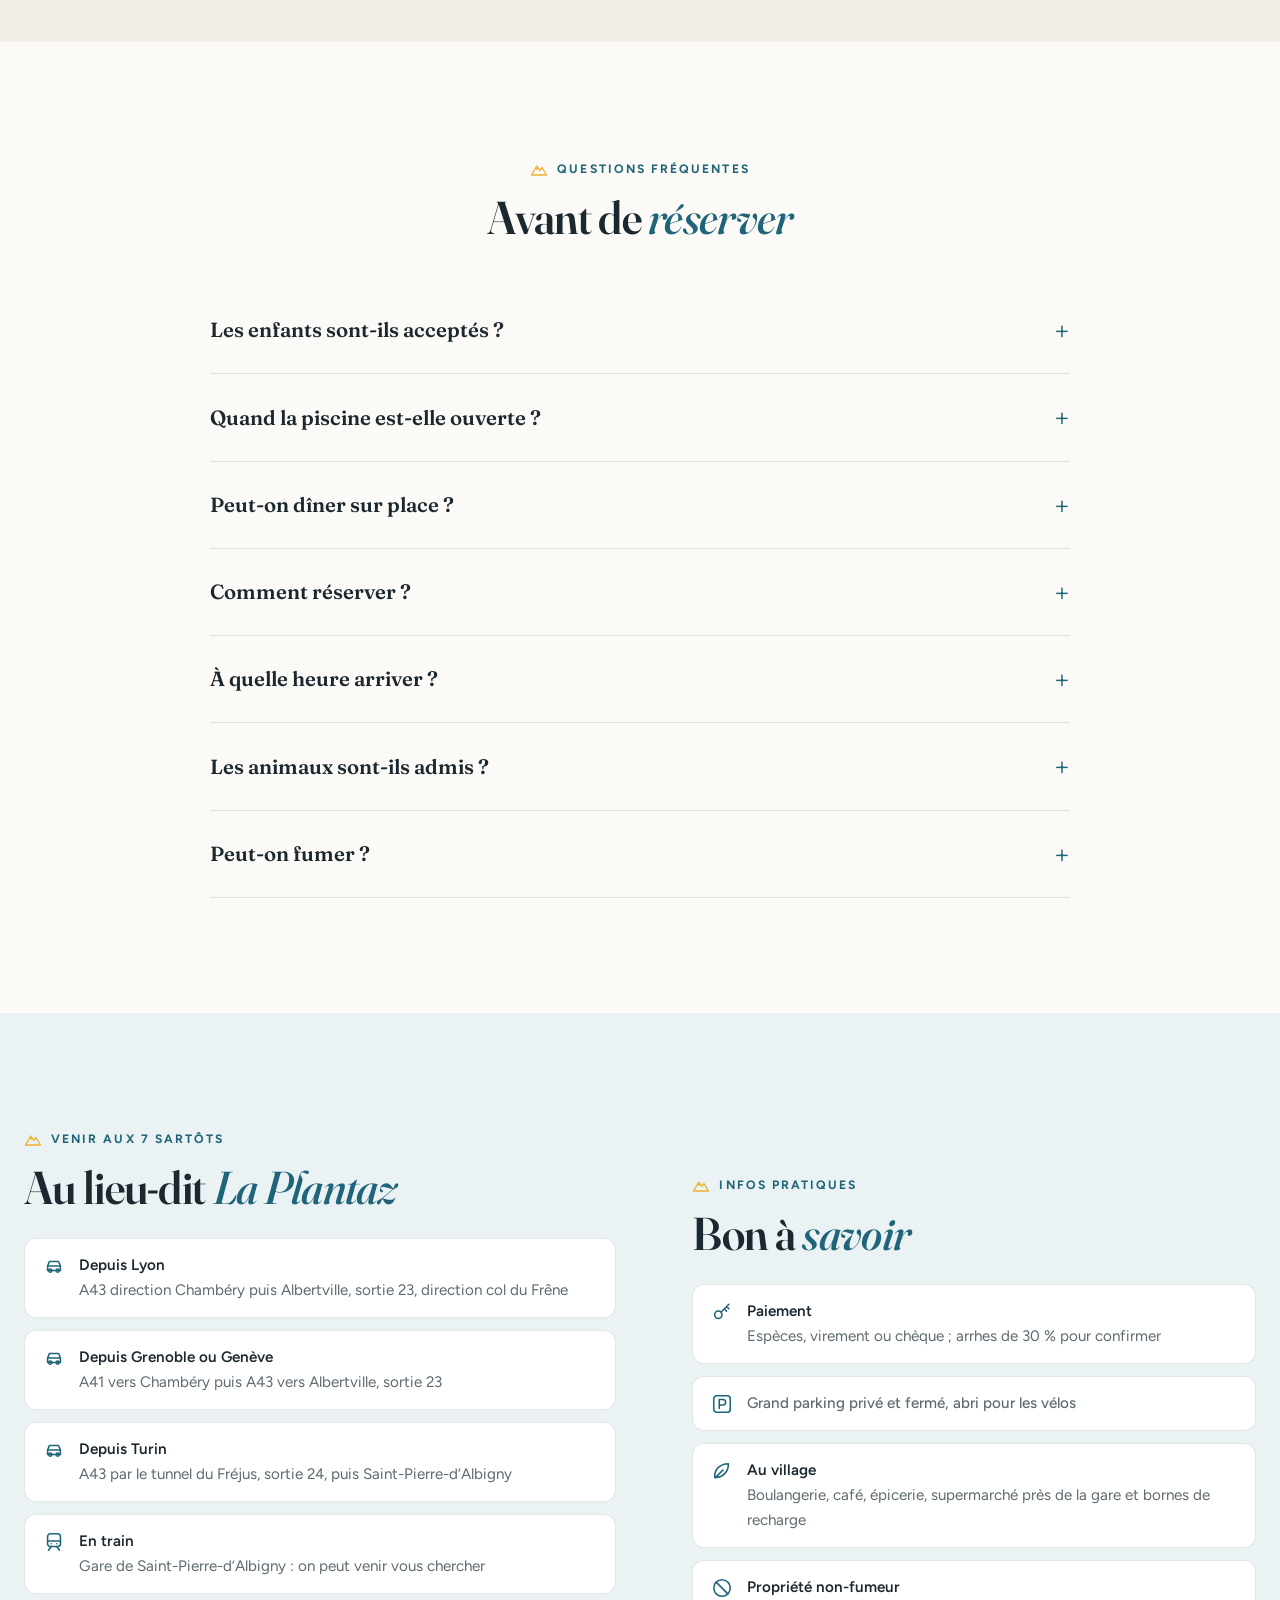
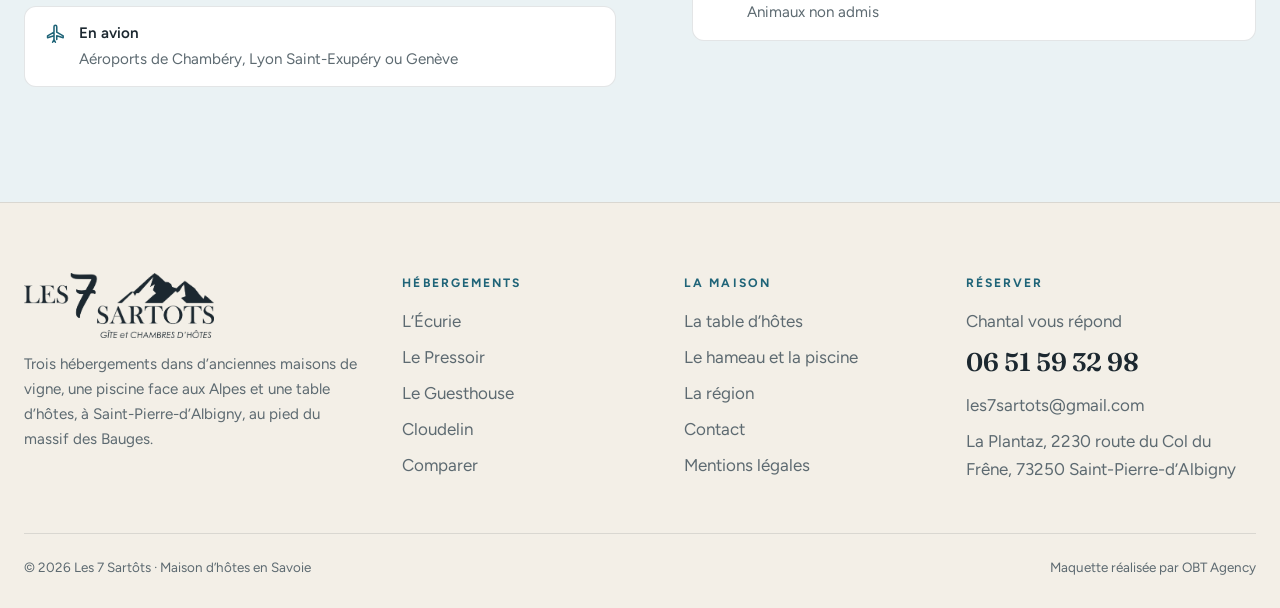
<file: contact.html>
<!doctype html>
<html lang="fr">
<head>
<meta charset="utf-8">
<meta name="viewport" content="width=device-width, initial-scale=1">
<meta name="robots" content="noindex, nofollow">
<title>Contact et réservation · Les 7 Sartôts</title>
<meta name="description" content="Réservez votre séjour aux 7 Sartôts : 06 51 59 32 98, La Plantaz, 2230 route du Col du Frêne à Saint-Pierre-d’Albigny.">
<link rel="preconnect" href="https://fonts.googleapis.com">
<link rel="preconnect" href="https://fonts.gstatic.com" crossorigin>
<link href="https://fonts.googleapis.com/css2?family=Figtree:wght@400;500;600;700&family=Fraunces:ital,opsz,wght@0,9..144,500;0,9..144,600;1,9..144,500&display=swap" rel="stylesheet">
<link rel="stylesheet" href="css/style.css">
</head>
<body data-page="contact">
<header class="entete">
  <div class="conteneur barre">
    <a class="logo " href="index.html" aria-label="Les 7 Sartôts, accueil"><img class="blanc" src="images/logo-blanc.png" alt="Les 7 Sartôts, gîte et chambres d’hôtes" width="973" height="333"><img class="sombre" src="images/logo-sombre.png" alt="" width="973" height="333"></a>
    <ul class="menu">
      <li><a href="index.html">Accueil</a></li>
      <li><a class="ouvrir" href="hebergements.html">Hébergements <svg viewBox="0 0 24 24" fill="none" stroke="currentColor" stroke-width="1.7" stroke-linecap="round" stroke-linejoin="round" aria-hidden="true"><path d="m6 9 6 6 6-6"/></svg></a>
        <div class="sous-menu"><a href="l-ecurie.html"><img src="images/ecurie/terrasse.jpg" alt=""><span>L’Écurie<small>25 m² · 2 adultes</small></span></a><a href="le-pressoir.html"><img src="images/pressoir/chambre.jpg" alt=""><span>Le Pressoir<small>35 m² · 2 adultes</small></span></a><a href="le-guesthouse.html"><img src="images/guesthouse/facade.jpg" alt=""><span>Le Guesthouse<small>55 m² · 2 ou 3 adultes</small></span></a><a href="cloudelin.html"><img src="images/cloudelin/maison.jpg" alt=""><span>Cloudelin<small>90 m² · jusqu’à 7 personnes</small></span></a><a class="tous" href="hebergements.html">Comparer les hébergements</a></div></li>
      <li><a href="la-table.html">La table</a></li>
      <li><a href="le-hameau.html">Le hameau</a></li>
      <li><a href="la-region.html">La région</a></li>
      <li><a href="contact.html" class="actif">Contact</a></li>
    </ul>
    <div class="actions">
      <a class="tel-entete" href="tel:+33651593298"><svg viewBox="0 0 24 24" fill="none" stroke="currentColor" stroke-width="1.7" stroke-linecap="round" stroke-linejoin="round" aria-hidden="true"><path d="M22 16.9v3a2 2 0 0 1-2.2 2 19.8 19.8 0 0 1-8.6-3.1 19.5 19.5 0 0 1-6-6A19.8 19.8 0 0 1 2.1 4.2 2 2 0 0 1 4.1 2h3a2 2 0 0 1 2 1.7c.1 1 .4 1.9.7 2.8a2 2 0 0 1-.5 2.1L8 9.9a16 16 0 0 0 6 6l1.3-1.3a2 2 0 0 1 2.1-.4c.9.3 1.8.6 2.8.7a2 2 0 0 1 1.7 2z"/></svg><span>06 51 59 32 98</span></a>
      <a class="btn btn-plein" href="contact.html#reserver" data-obt-reserve>Réserver</a>
      <button class="burger" aria-label="Menu" aria-expanded="false"><span></span></button>
    </div>
  </div>
</header>
<main>
<section class="bandeau court">
  <img src="images/hameau/mer-de-nuages.jpg" alt="La mer de nuages vue de la terrasse">
  <div class="conteneur">
    <p class="fil"><a href="index.html">Accueil</a> · Contact</p>
    <h1>Réserver <em>votre séjour</em></h1>
    <p>Un appel ou un message : vous avez une réponse dans les 24 h, avec les disponibilités de vos dates.</p>
  </div>
</section>
<section class="section creme">
  <div class="conteneur contact-grille">
    <div data-reveal>
      <span class="surtitre"><svg viewBox="0 0 24 24" fill="none" stroke="currentColor" stroke-width="1.7" stroke-linecap="round" stroke-linejoin="round" aria-hidden="true"><path d="m2 20 7-12 4 6 3-4 6 10z"/><path d="m7.5 10.5 1.5 1.5 1.5-1.5"/></svg>Nous joindre</span>
      <h2>Chantal <em class="it">vous répond</em></h2>
      <div class="coordonnees">
  <a href="tel:+33651593298"><svg viewBox="0 0 24 24" fill="none" stroke="currentColor" stroke-width="1.7" stroke-linecap="round" stroke-linejoin="round" aria-hidden="true"><path d="M22 16.9v3a2 2 0 0 1-2.2 2 19.8 19.8 0 0 1-8.6-3.1 19.5 19.5 0 0 1-6-6A19.8 19.8 0 0 1 2.1 4.2 2 2 0 0 1 4.1 2h3a2 2 0 0 1 2 1.7c.1 1 .4 1.9.7 2.8a2 2 0 0 1-.5 2.1L8 9.9a16 16 0 0 0 6 6l1.3-1.3a2 2 0 0 1 2.1-.4c.9.3 1.8.6 2.8.7a2 2 0 0 1 1.7 2z"/></svg><span><small>Téléphone</small><strong>06 51 59 32 98</strong></span></a>
  <a href="mailto:les7sartots@gmail.com"><svg viewBox="0 0 24 24" fill="none" stroke="currentColor" stroke-width="1.7" stroke-linecap="round" stroke-linejoin="round" aria-hidden="true"><rect x="3" y="5" width="18" height="14" rx="2"/><path d="m3 7 9 6 9-6"/></svg><span><small>E-mail</small><strong>les7sartots@gmail.com</strong></span></a>
  <a href="https://www.google.com/maps/place/G%C3%AEtes+et+chambres+d%27h%C3%B4tes+-+Piscine+-+Les7Sart%C3%B4ts/@45.576599,6.1528576,17z/data=!4m6!3m5!1s0x478bb79be70e8235:0xf3c6ec933bf618c9!8m2!3d45.576599!4d6.1528576" target="_blank" rel="noopener"><svg viewBox="0 0 24 24" fill="none" stroke="currentColor" stroke-width="1.7" stroke-linecap="round" stroke-linejoin="round" aria-hidden="true"><path d="M12 22s7-6.1 7-12a7 7 0 0 0-14 0c0 5.9 7 12 7 12z"/><circle cx="12" cy="10" r="2.5"/></svg><span><small>Adresse</small><strong>La Plantaz, 2230 route du Col du Frêne, 73250 Saint-Pierre-d’Albigny</strong></span></a>
</div>
      <figure class="avis avis-seul"><div class="etoiles">★★★★★ <span>5,0 sur Google</span></div><blockquote>« Les chambres sont chaleureuses, confortables, d’une propreté inégalable et décorées avec beaucoup de goût. La vue est incroyable sur les montagnes et la vallée. Un seul mot pour finir : aucune fausse note, je reviendrai ! »</blockquote><footer><strong>Carole R.</strong><span>Avis Google</span></footer></figure>
      <div class="carte-maps"><iframe src="https://maps.google.com/maps?q=45.576599,6.1528576&z=11&output=embed" title="Les 7 Sartôts sur Google Maps" loading="lazy" referrerpolicy="no-referrer-when-downgrade"></iframe></div>
    </div>
    <div data-reveal><form class="formulaire" id="reserver" novalidate>
  <h3>Nous écrire</h3>
  <label>Prénom et nom<input type="text" name="nom" autocomplete="name" required></label>
  <label>Téléphone<input type="tel" name="tel" autocomplete="tel"></label>
  <label class="plein-l">E-mail<input type="email" name="email" autocomplete="email" required></label>
  <label>Arrivée<input type="date" name="arrivee"></label>
  <label>Départ<input type="date" name="depart"></label>
  <label class="plein-l">Nombre d’adultes<select name="adultes"><option>1</option><option selected>2</option><option>3</option><option>4</option><option>5</option><option>6</option><option>7</option></select></label>
  <div class="plein-l"><span class="etiquette-champ">Hébergement souhaité</span><div class="choix-gites"><label><input type="checkbox" name="hebergement" value="L’Écurie"> L’Écurie</label><label><input type="checkbox" name="hebergement" value="Le Pressoir"> Le Pressoir</label><label><input type="checkbox" name="hebergement" value="Le Guesthouse"> Le Guesthouse</label><label><input type="checkbox" name="hebergement" value="Cloudelin"> Cloudelin</label></div></div>
  <label class="plein-l choix-table"><input type="checkbox" name="table"> Nous aimerions dîner à la table d’hôtes</label>
  <label class="plein-l">Message<textarea name="message" placeholder="Votre heure d’arrivée, une allergie, une question sur la région…"></textarea></label>
  <button class="btn btn-plein envoyer" type="submit">Envoyer ma demande <svg viewBox="0 0 24 24" fill="none" stroke="currentColor" stroke-width="1.7" stroke-linecap="round" stroke-linejoin="round" aria-hidden="true"><path d="M5 12h14M13 6l6 6-6 6"/></svg></button>
  <p class="merci">Merci ! Chantal vous répond dans les 24 h. (Maquette : aucun message n’est envoyé.)</p>
</form></div>
  </div>
</section>
<section class="section">
  <div class="conteneur">
    <div class="entete-section centre"><div><span class="surtitre"><svg viewBox="0 0 24 24" fill="none" stroke="currentColor" stroke-width="1.7" stroke-linecap="round" stroke-linejoin="round" aria-hidden="true"><path d="m2 20 7-12 4 6 3-4 6 10z"/><path d="m7.5 10.5 1.5 1.5 1.5-1.5"/></svg>Questions fréquentes</span><h2>Avant de <em class="it">réserver</em></h2></div></div>
    <div class="faq"><details><summary>Les enfants sont-ils acceptés ?</summary><p>Les 7 Sartôts sont une maison d’hôtes pensée pour les adultes : la piscine est réservée aux plus de 18 ans et les hébergements n’ont pas d’équipement pour les enfants.</p></details><details><summary>Quand la piscine est-elle ouverte ?</summary><p>Tous les jours de juin à fin septembre, de 11 h 15 à 19 h, sauf intempéries ou maintenance. Elle est réservée aux adultes.</p></details><details><summary>Peut-on dîner sur place ?</summary><p>Oui, à la table d’hôtes, sur réservation au moins 48 h à l’avance : 25 € par personne, servi à 19 h 30. Le petit déjeuner est à 10 € par personne, entre 8 h et 9 h 30.</p></details><details><summary>Comment réserver ?</summary><p>En ligne, avec le bouton « Réserver » : vous choisissez vos dates sur le planning, votre hébergement et vos options. Le prix du séjour s’affiche aussitôt. Vous pouvez aussi appeler au 06 51 59 32 98. Pour confirmer, des arrhes de 30 % sont demandées, par chèque ou virement.</p></details><details><summary>À quelle heure arriver ?</summary><p>Entre 16 h et 19 h. Si vous arrivez plus tard, prévenez-nous. Le départ se fait à 10 h 30 (10 h en été ; 10 h toute l’année au Guesthouse et à Cloudelin).</p></details><details><summary>Les animaux sont-ils admis ?</summary><p>Non, les animaux ne sont pas admis aux 7 Sartôts.</p></details><details><summary>Peut-on fumer ?</summary><p>Les gîtes, les terrasses et la piscine sont non-fumeurs. Un espace est aménagé pour les fumeurs : la télécabine, une vraie cabine de remontée mécanique posée dans le jardin.</p></details></div>
  </div>
</section>
<section class="section glacier">
  <div class="conteneur duo">
    <div class="duo-texte" data-reveal>
      <span class="surtitre"><svg viewBox="0 0 24 24" fill="none" stroke="currentColor" stroke-width="1.7" stroke-linecap="round" stroke-linejoin="round" aria-hidden="true"><path d="m2 20 7-12 4 6 3-4 6 10z"/><path d="m7.5 10.5 1.5 1.5 1.5-1.5"/></svg>Venir aux 7 Sartôts</span>
      <h2>Au lieu-dit <em class="it">La Plantaz</em></h2>
      <ul class="acces"><li><svg viewBox="0 0 24 24" fill="none" stroke="currentColor" stroke-width="1.7" stroke-linecap="round" stroke-linejoin="round" aria-hidden="true"><path d="M5 17h14v-5l-2-5H7l-2 5zM5 12h14"/><circle cx="8" cy="17" r="1.8"/><circle cx="16" cy="17" r="1.8"/></svg><span><strong>Depuis Lyon</strong>A43 direction Chambéry puis Albertville, sortie 23, direction col du Frêne</span></li><li><svg viewBox="0 0 24 24" fill="none" stroke="currentColor" stroke-width="1.7" stroke-linecap="round" stroke-linejoin="round" aria-hidden="true"><path d="M5 17h14v-5l-2-5H7l-2 5zM5 12h14"/><circle cx="8" cy="17" r="1.8"/><circle cx="16" cy="17" r="1.8"/></svg><span><strong>Depuis Grenoble ou Genève</strong>A41 vers Chambéry puis A43 vers Albertville, sortie 23</span></li><li><svg viewBox="0 0 24 24" fill="none" stroke="currentColor" stroke-width="1.7" stroke-linecap="round" stroke-linejoin="round" aria-hidden="true"><path d="M5 17h14v-5l-2-5H7l-2 5zM5 12h14"/><circle cx="8" cy="17" r="1.8"/><circle cx="16" cy="17" r="1.8"/></svg><span><strong>Depuis Turin</strong>A43 par le tunnel du Fréjus, sortie 24, puis Saint-Pierre-d’Albigny</span></li><li><svg viewBox="0 0 24 24" fill="none" stroke="currentColor" stroke-width="1.7" stroke-linecap="round" stroke-linejoin="round" aria-hidden="true"><rect x="5" y="3" width="14" height="14" rx="3"/><path d="M5 11h14M9 17l-3 4M15 17l3 4M9 14h.01M15 14h.01"/></svg><span><strong>En train</strong>Gare de Saint-Pierre-d’Albigny : on peut venir vous chercher</span></li><li><svg viewBox="0 0 24 24" fill="none" stroke="currentColor" stroke-width="1.7" stroke-linecap="round" stroke-linejoin="round" aria-hidden="true"><path d="M10.5 21 12 18l1.5 3M12 18V4a1.5 1.5 0 0 1 3 0v6l7 4v2l-7-2v4M12 10 5 14v2l7-2"/></svg><span><strong>En avion</strong>Aéroports de Chambéry, Lyon Saint-Exupéry ou Genève</span></li></ul>
    </div>
    <div class="duo-texte" data-reveal>
      <span class="surtitre"><svg viewBox="0 0 24 24" fill="none" stroke="currentColor" stroke-width="1.7" stroke-linecap="round" stroke-linejoin="round" aria-hidden="true"><path d="m2 20 7-12 4 6 3-4 6 10z"/><path d="m7.5 10.5 1.5 1.5 1.5-1.5"/></svg>Infos pratiques</span>
      <h2>Bon à <em class="it">savoir</em></h2>
      <ul class="acces">
        <li><svg viewBox="0 0 24 24" fill="none" stroke="currentColor" stroke-width="1.7" stroke-linecap="round" stroke-linejoin="round" aria-hidden="true"><circle cx="8" cy="15" r="4"/><path d="m10.8 12.2 8.7-8.7M17 6l2.5 2.5M14.5 8.5 17 11"/></svg><span><strong>Paiement</strong>Espèces, virement ou chèque ; arrhes de 30 % pour confirmer</span></li>
        <li><svg viewBox="0 0 24 24" fill="none" stroke="currentColor" stroke-width="1.7" stroke-linecap="round" stroke-linejoin="round" aria-hidden="true"><rect x="3" y="3" width="18" height="18" rx="3"/><path d="M9 17V7h4a3 3 0 0 1 0 6H9"/></svg><strong class="seul">Grand parking privé et fermé, abri pour les vélos</strong></li>
        <li><svg viewBox="0 0 24 24" fill="none" stroke="currentColor" stroke-width="1.7" stroke-linecap="round" stroke-linejoin="round" aria-hidden="true"><path d="M5 19c8 0 14-6 14-15-9 0-15 6-15 14 0 .3 0 .7.1 1z"/><path d="M5 19 13 11"/></svg><span><strong>Au village</strong>Boulangerie, café, épicerie, supermarché près de la gare et bornes de recharge</span></li>
        <li><svg viewBox="0 0 24 24" fill="none" stroke="currentColor" stroke-width="1.7" stroke-linecap="round" stroke-linejoin="round" aria-hidden="true"><circle cx="12" cy="12" r="9"/><path d="m5.6 5.6 12.8 12.8"/></svg><span><strong>Propriété non-fumeur</strong>Animaux non admis</span></li>
      </ul>
    </div>
  </div>
</section>
<script>
(function(){var g=new URLSearchParams(location.search).get('hebergement');if(!g)return;document.querySelectorAll('.choix-gites input').forEach(function(c){var s=c.value.toLowerCase().normalize('NFD').replace(/[\u0300-\u036f]/g,'').replace(/[^a-z]+/g,'-').replace(/^-|-$/g,'');if(s===g)c.checked=true;});})();
</script>
</main>
<footer class="pied">
  <div class="conteneur">
    <div class="grille">
      <div>
        <a class="logo-pied" href="index.html"><img src="images/logo-sombre.png" alt="Les 7 Sartôts" width="973" height="333"></a>
        <p>Trois hébergements dans d’anciennes maisons de vigne, une piscine face aux Alpes et une table d’hôtes, à Saint-Pierre-d’Albigny, au pied du massif des Bauges.</p>
      </div>
      <div><h4>Hébergements</h4><ul><li><a href="l-ecurie.html">L’Écurie</a></li><li><a href="le-pressoir.html">Le Pressoir</a></li><li><a href="le-guesthouse.html">Le Guesthouse</a></li><li><a href="cloudelin.html">Cloudelin</a></li><li><a href="hebergements.html">Comparer</a></li></ul></div>
      <div><h4>La maison</h4><ul><li><a href="la-table.html">La table d’hôtes</a></li><li><a href="le-hameau.html">Le hameau et la piscine</a></li><li><a href="la-region.html">La région</a></li><li><a href="contact.html">Contact</a></li><li><a href="mentions-legales.html">Mentions légales</a></li></ul></div>
      <div><h4>Réserver</h4><ul><li>Chantal vous répond<a class="tel-pied" href="tel:+33651593298">06 51 59 32 98</a></li><li><a href="mailto:les7sartots@gmail.com">les7sartots@gmail.com</a></li><li>La Plantaz, 2230 route du Col du Frêne, 73250 Saint-Pierre-d’Albigny</li></ul></div>
    </div>
    <div class="bas"><span>© 2026 Les 7 Sartôts · Maison d’hôtes en Savoie</span><span>Maquette réalisée par OBT Agency</span></div>
  </div>
</footer>
<nav class="barre-mobile" aria-label="Contact rapide">
  <a class="appeler" href="tel:+33651593298"><svg viewBox="0 0 24 24" fill="none" stroke="currentColor" stroke-width="1.7" stroke-linecap="round" stroke-linejoin="round" aria-hidden="true"><path d="M22 16.9v3a2 2 0 0 1-2.2 2 19.8 19.8 0 0 1-8.6-3.1 19.5 19.5 0 0 1-6-6A19.8 19.8 0 0 1 2.1 4.2 2 2 0 0 1 4.1 2h3a2 2 0 0 1 2 1.7c.1 1 .4 1.9.7 2.8a2 2 0 0 1-.5 2.1L8 9.9a16 16 0 0 0 6 6l1.3-1.3a2 2 0 0 1 2.1-.4c.9.3 1.8.6 2.8.7a2 2 0 0 1 1.7 2z"/></svg> Appeler</a>
  <a href="contact.html#reserver" data-obt-reserve><svg viewBox="0 0 24 24" fill="none" stroke="currentColor" stroke-width="1.7" stroke-linecap="round" stroke-linejoin="round" aria-hidden="true"><rect x="3" y="5" width="18" height="16" rx="2"/><path d="M3 10h18M8 3v4M16 3v4M8 14h2M14 14h2M8 17h2"/></svg> Réserver</a>
</nav>
<script src="js/site.js"></script>
<div data-obt-booking data-obt-key="demo-les-7-sartots" data-obt-api="https://demo-sartots.obt.invalid" data-obt-form-key="demo" data-obt-form-endpoint="https://demo-sartots.obt.invalid/envoi" data-obt-subject="Demande de réservation aux 7 Sartôts"></div>
<script src="js/obt-demo.js"></script>
<script src="https://obt-gestion.com/blocks/obt-booking.js" defer></script>
</body>
</html>
</file>
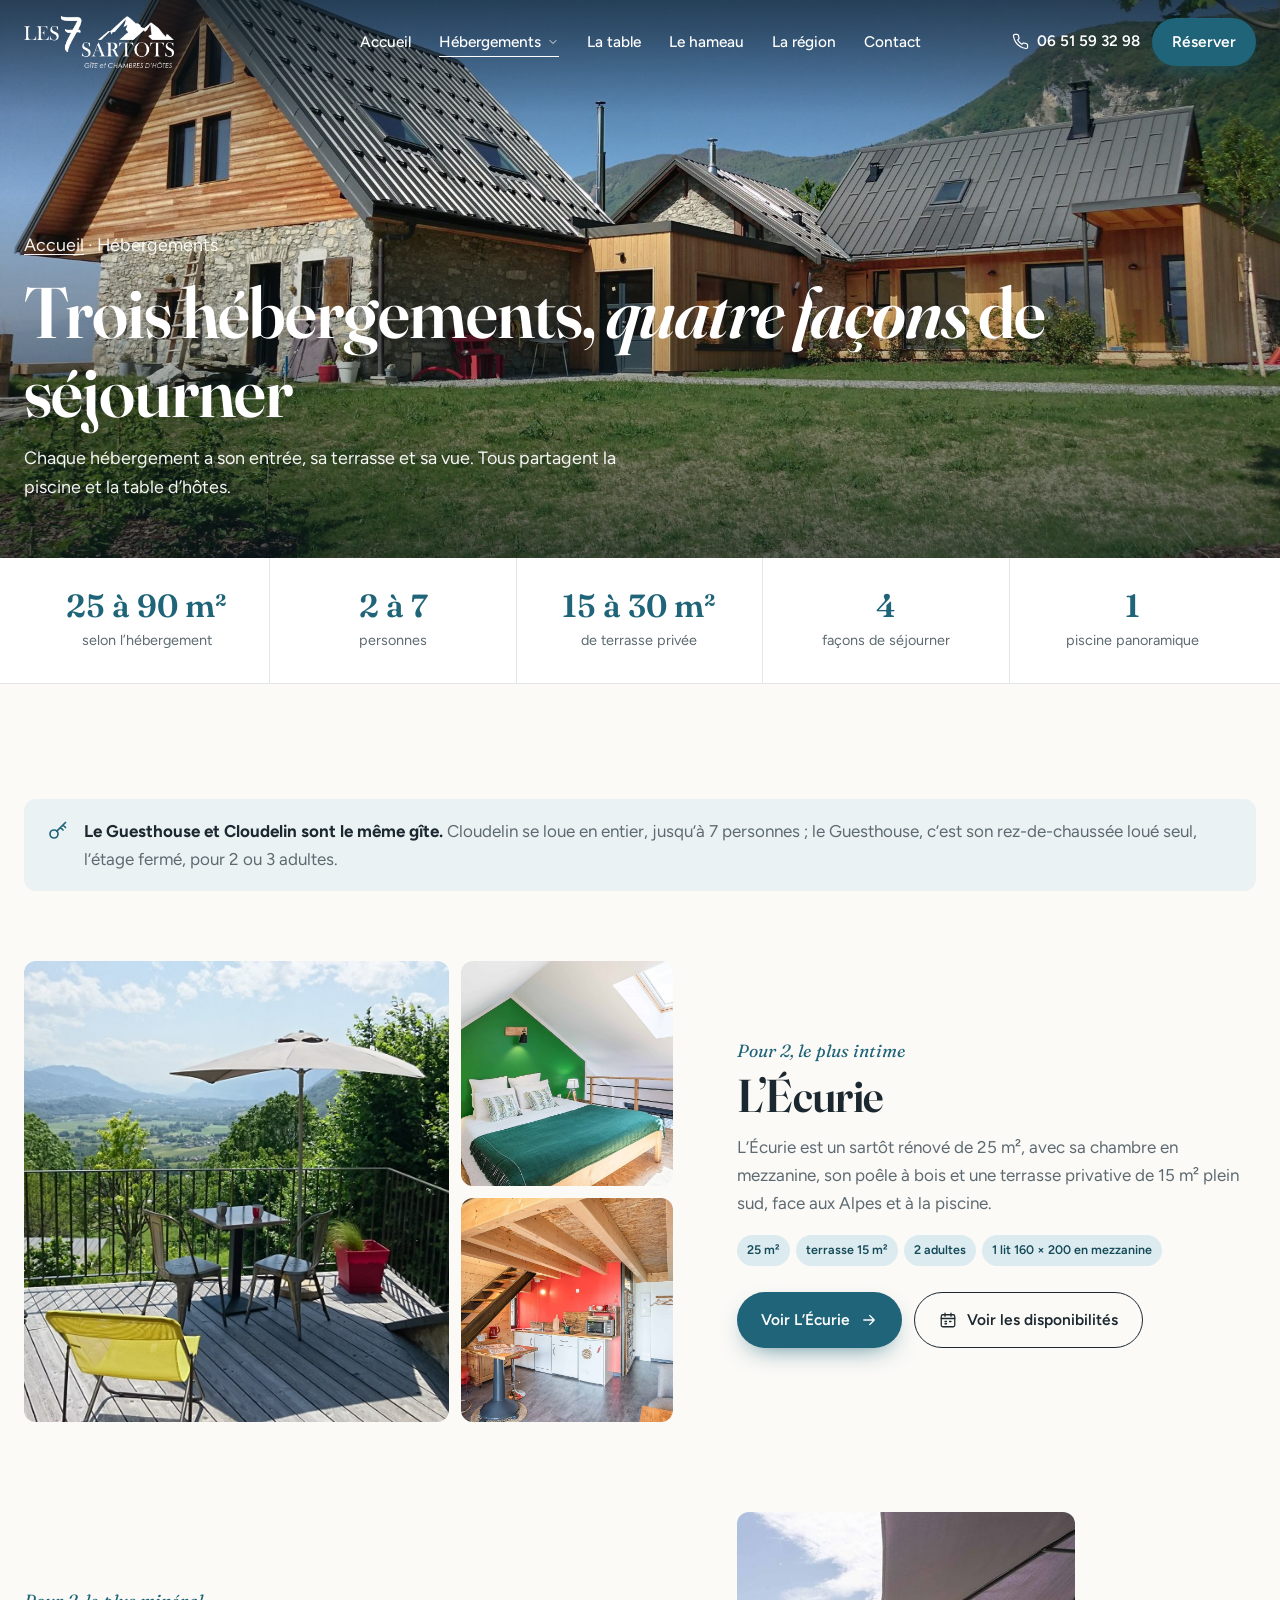
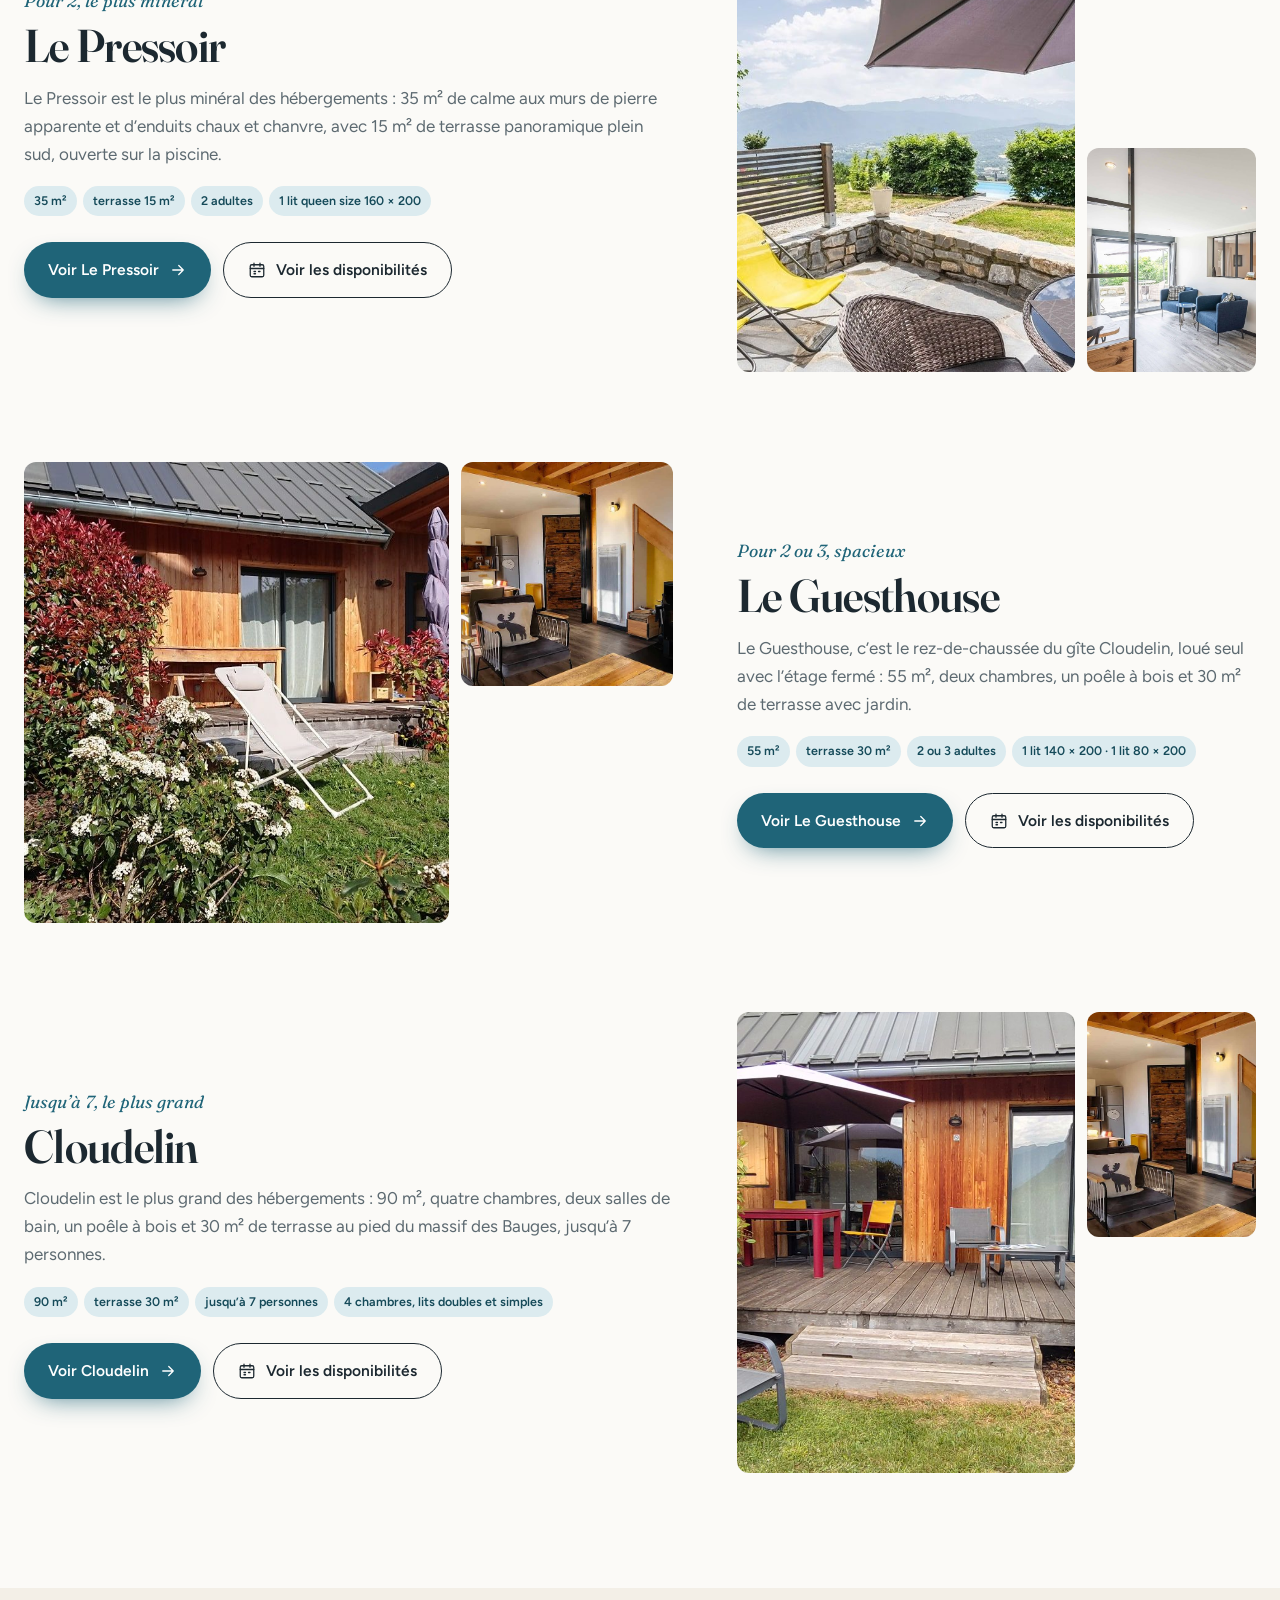
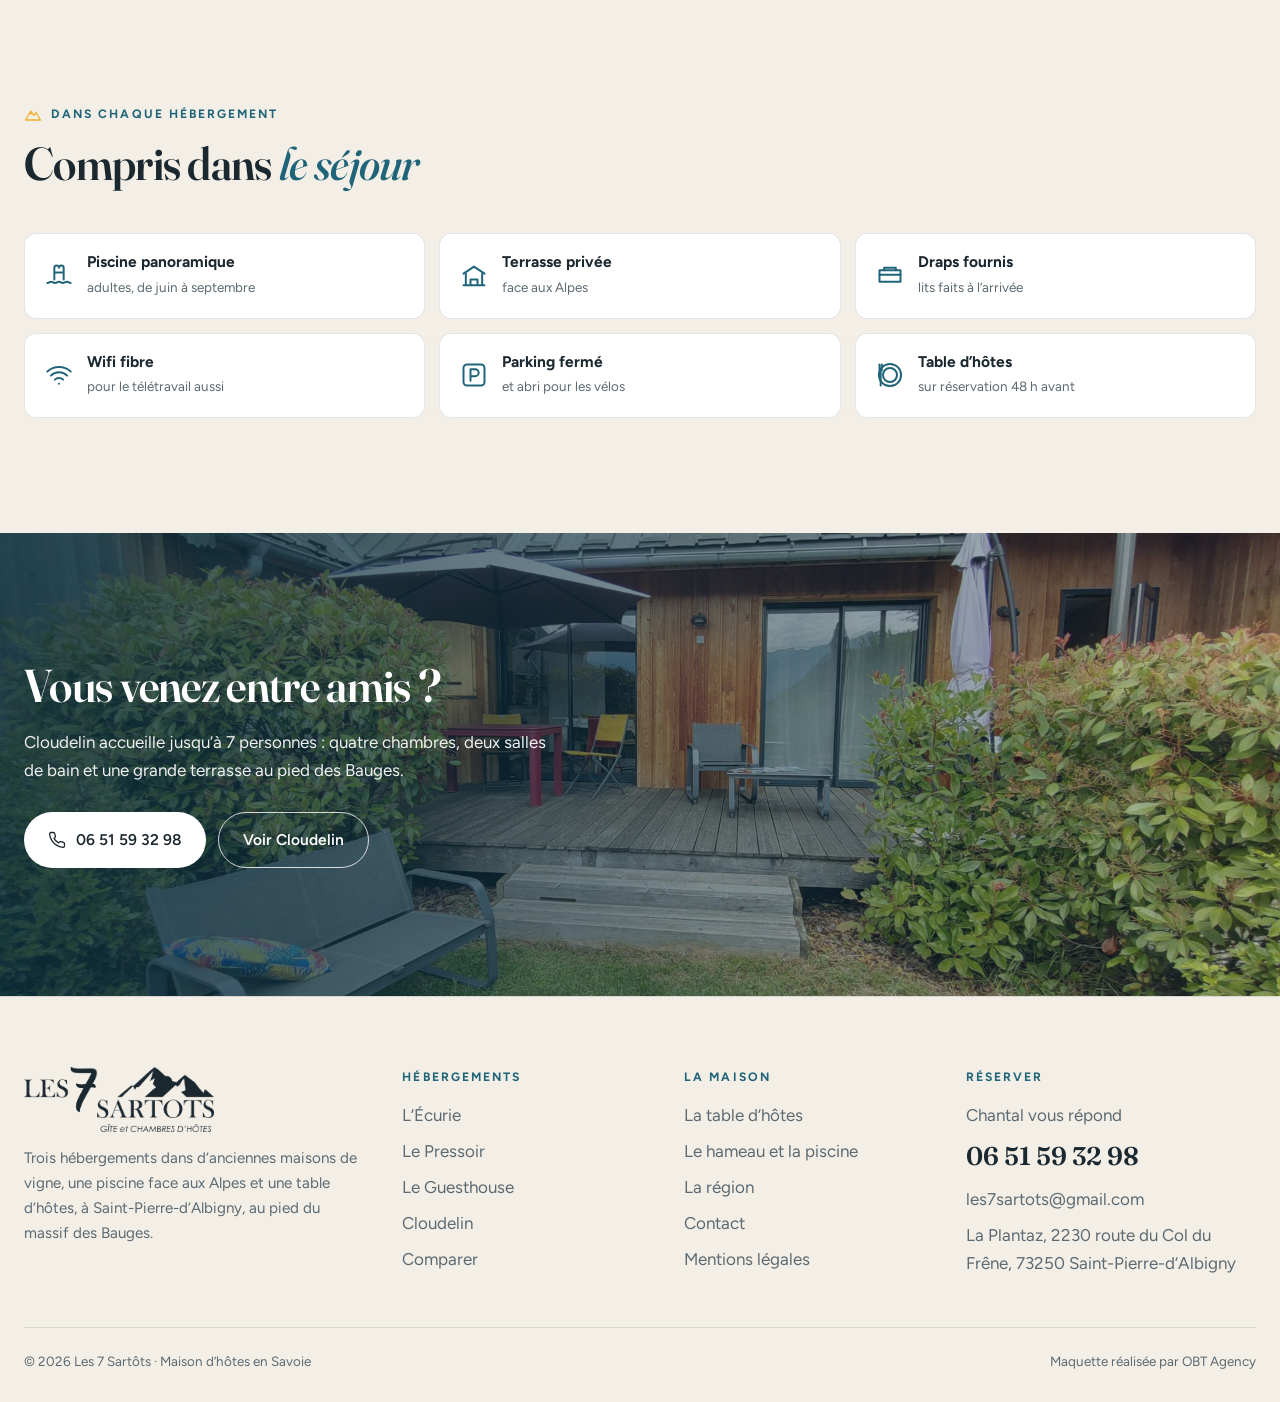
<file: hebergements.html>
<!doctype html>
<html lang="fr">
<head>
<meta charset="utf-8">
<meta name="viewport" content="width=device-width, initial-scale=1">
<meta name="robots" content="noindex, nofollow">
<title>Les hébergements · Les 7 Sartôts</title>
<meta name="description" content="L’Écurie, Le Pressoir, Le Guesthouse et Cloudelin : des gîtes de 25 à 90 m² pour 2 à 7 personnes, avec terrasse et piscine panoramique, en Savoie.">
<link rel="preconnect" href="https://fonts.googleapis.com">
<link rel="preconnect" href="https://fonts.gstatic.com" crossorigin>
<link href="https://fonts.googleapis.com/css2?family=Figtree:wght@400;500;600;700&family=Fraunces:ital,opsz,wght@0,9..144,500;0,9..144,600;1,9..144,500&display=swap" rel="stylesheet">
<link rel="stylesheet" href="css/style.css">
</head>
<body data-page="hebergements">
<header class="entete">
  <div class="conteneur barre">
    <a class="logo " href="index.html" aria-label="Les 7 Sartôts, accueil"><img class="blanc" src="images/logo-blanc.png" alt="Les 7 Sartôts, gîte et chambres d’hôtes" width="973" height="333"><img class="sombre" src="images/logo-sombre.png" alt="" width="973" height="333"></a>
    <ul class="menu">
      <li><a href="index.html">Accueil</a></li>
      <li><a class="ouvrir actif" href="hebergements.html">Hébergements <svg viewBox="0 0 24 24" fill="none" stroke="currentColor" stroke-width="1.7" stroke-linecap="round" stroke-linejoin="round" aria-hidden="true"><path d="m6 9 6 6 6-6"/></svg></a>
        <div class="sous-menu"><a href="l-ecurie.html"><img src="images/ecurie/terrasse.jpg" alt=""><span>L’Écurie<small>25 m² · 2 adultes</small></span></a><a href="le-pressoir.html"><img src="images/pressoir/chambre.jpg" alt=""><span>Le Pressoir<small>35 m² · 2 adultes</small></span></a><a href="le-guesthouse.html"><img src="images/guesthouse/facade.jpg" alt=""><span>Le Guesthouse<small>55 m² · 2 ou 3 adultes</small></span></a><a href="cloudelin.html"><img src="images/cloudelin/maison.jpg" alt=""><span>Cloudelin<small>90 m² · jusqu’à 7 personnes</small></span></a><a class="tous" href="hebergements.html">Comparer les hébergements</a></div></li>
      <li><a href="la-table.html">La table</a></li>
      <li><a href="le-hameau.html">Le hameau</a></li>
      <li><a href="la-region.html">La région</a></li>
      <li><a href="contact.html">Contact</a></li>
    </ul>
    <div class="actions">
      <a class="tel-entete" href="tel:+33651593298"><svg viewBox="0 0 24 24" fill="none" stroke="currentColor" stroke-width="1.7" stroke-linecap="round" stroke-linejoin="round" aria-hidden="true"><path d="M22 16.9v3a2 2 0 0 1-2.2 2 19.8 19.8 0 0 1-8.6-3.1 19.5 19.5 0 0 1-6-6A19.8 19.8 0 0 1 2.1 4.2 2 2 0 0 1 4.1 2h3a2 2 0 0 1 2 1.7c.1 1 .4 1.9.7 2.8a2 2 0 0 1-.5 2.1L8 9.9a16 16 0 0 0 6 6l1.3-1.3a2 2 0 0 1 2.1-.4c.9.3 1.8.6 2.8.7a2 2 0 0 1 1.7 2z"/></svg><span>06 51 59 32 98</span></a>
      <a class="btn btn-plein" href="contact.html#reserver" data-obt-reserve>Réserver</a>
      <button class="burger" aria-label="Menu" aria-expanded="false"><span></span></button>
    </div>
  </div>
</header>
<main>
<section class="bandeau">
  <img src="images/hameau/hameau.jpg" alt="Les 7 Sartôts">
  <div class="conteneur">
    <p class="fil"><a href="index.html">Accueil</a> · Hébergements</p>
    <h1>Trois hébergements, <em>quatre façons</em> de séjourner</h1>
    <p>Chaque hébergement a son entrée, sa terrasse et sa vue. Tous partagent la piscine et la table d’hôtes.</p>
  </div>
</section>
<section class="chiffres">
  <div class="conteneur grille">
    <div class="item"><strong>25 à 90 m²</strong><span>selon l’hébergement</span></div>
    <div class="item"><strong>2 à 7</strong><span>personnes</span></div>
    <div class="item"><strong>15 à 30 m²</strong><span>de terrasse privée</span></div>
    <div class="item"><strong>4</strong><span>façons de séjourner</span></div>
    <div class="item"><strong>1</strong><span>piscine panoramique</span></div>
  </div>
</section>
<section class="section">
  <div class="conteneur">
    <p class="aparte"><svg viewBox="0 0 24 24" fill="none" stroke="currentColor" stroke-width="1.7" stroke-linecap="round" stroke-linejoin="round" aria-hidden="true"><circle cx="8" cy="15" r="4"/><path d="m10.8 12.2 8.7-8.7M17 6l2.5 2.5M14.5 8.5 17 11"/></svg><span><strong>Le Guesthouse et Cloudelin sont le même gîte.</strong> Cloudelin se loue en entier, jusqu’à 7 personnes ; le Guesthouse, c’est son rez-de-chaussée loué seul, l’étage fermé, pour 2 ou 3 adultes.</span></p>
    <div class="sommaire"><article class="ligne-gite" data-reveal>
  <div class="photos-gite">
    <img src="images/ecurie/terrasse.jpg" alt="L’Écurie : La terrasse plein sud" loading="lazy" decoding="async">
    <img src="images/ecurie/chambre.jpg" alt="L’Écurie : La chambre en mezzanine" loading="lazy" decoding="async">
    <img src="images/ecurie/cuisine.jpg" alt="L’Écurie : La cuisine et le salon" loading="lazy" decoding="async">
  </div>
  <div>
    <span class="numero">Pour 2, le plus intime</span>
    <h2>L’Écurie</h2>
    <p>L’Écurie est un sartôt rénové de 25 m², avec sa chambre en mezzanine, son poêle à bois et une terrasse privative de 15 m² plein sud, face aux Alpes et à la piscine.</p>
    <div class="pastilles"><span>25 m²</span><span>terrasse 15 m²</span><span>2 adultes</span><span>1 lit 160 × 200 en mezzanine</span></div>
    <div class="boutons"><a class="btn btn-plein" href="l-ecurie.html">Voir L’Écurie <svg viewBox="0 0 24 24" fill="none" stroke="currentColor" stroke-width="1.7" stroke-linecap="round" stroke-linejoin="round" aria-hidden="true"><path d="M5 12h14M13 6l6 6-6 6"/></svg></a><a class="btn btn-contour" href="contact.html#reserver" data-obt-reserve="l-ecurie"><svg viewBox="0 0 24 24" fill="none" stroke="currentColor" stroke-width="1.7" stroke-linecap="round" stroke-linejoin="round" aria-hidden="true"><rect x="3" y="5" width="18" height="16" rx="2"/><path d="M3 10h18M8 3v4M16 3v4M8 14h2M14 14h2M8 17h2"/></svg> Voir les disponibilités</a></div>
  </div>
</article><article class="ligne-gite" data-reveal>
  <div class="photos-gite">
    <img src="images/pressoir/terrasse.jpg" alt="Le Pressoir : La terrasse panoramique" loading="lazy" decoding="async">
    <img src="images/pressoir/chambre.jpg" alt="Le Pressoir : La chambre" loading="lazy" decoding="async">
    <img src="images/pressoir/sejour.jpg" alt="Le Pressoir : Le séjour" loading="lazy" decoding="async">
  </div>
  <div>
    <span class="numero">Pour 2, le plus minéral</span>
    <h2>Le Pressoir</h2>
    <p>Le Pressoir est le plus minéral des hébergements : 35 m² de calme aux murs de pierre apparente et d’enduits chaux et chanvre, avec 15 m² de terrasse panoramique plein sud, ouverte sur la piscine.</p>
    <div class="pastilles"><span>35 m²</span><span>terrasse 15 m²</span><span>2 adultes</span><span>1 lit queen size 160 × 200</span></div>
    <div class="boutons"><a class="btn btn-plein" href="le-pressoir.html">Voir Le Pressoir <svg viewBox="0 0 24 24" fill="none" stroke="currentColor" stroke-width="1.7" stroke-linecap="round" stroke-linejoin="round" aria-hidden="true"><path d="M5 12h14M13 6l6 6-6 6"/></svg></a><a class="btn btn-contour" href="contact.html#reserver" data-obt-reserve="le-pressoir"><svg viewBox="0 0 24 24" fill="none" stroke="currentColor" stroke-width="1.7" stroke-linecap="round" stroke-linejoin="round" aria-hidden="true"><rect x="3" y="5" width="18" height="16" rx="2"/><path d="M3 10h18M8 3v4M16 3v4M8 14h2M14 14h2M8 17h2"/></svg> Voir les disponibilités</a></div>
  </div>
</article><article class="ligne-gite" data-reveal>
  <div class="photos-gite">
    <img src="images/guesthouse/facade.jpg" alt="Le Guesthouse : Le Guesthouse côté jardin" loading="lazy" decoding="async">
    <img src="images/guesthouse/salon.jpg" alt="Le Guesthouse : Le salon et son poêle" loading="lazy" decoding="async">
    <img src="images/guesthouse/chambre.jpg" alt="Le Guesthouse : La chambre en 140" loading="lazy" decoding="async">
  </div>
  <div>
    <span class="numero">Pour 2 ou 3, spacieux</span>
    <h2>Le Guesthouse</h2>
    <p>Le Guesthouse, c’est le rez-de-chaussée du gîte Cloudelin, loué seul avec l’étage fermé : 55 m², deux chambres, un poêle à bois et 30 m² de terrasse avec jardin.</p>
    <div class="pastilles"><span>55 m²</span><span>terrasse 30 m²</span><span>2 ou 3 adultes</span><span>1 lit 140 × 200 · 1 lit 80 × 200</span></div>
    <div class="boutons"><a class="btn btn-plein" href="le-guesthouse.html">Voir Le Guesthouse <svg viewBox="0 0 24 24" fill="none" stroke="currentColor" stroke-width="1.7" stroke-linecap="round" stroke-linejoin="round" aria-hidden="true"><path d="M5 12h14M13 6l6 6-6 6"/></svg></a><a class="btn btn-contour" href="contact.html#reserver" data-obt-reserve="le-guesthouse"><svg viewBox="0 0 24 24" fill="none" stroke="currentColor" stroke-width="1.7" stroke-linecap="round" stroke-linejoin="round" aria-hidden="true"><rect x="3" y="5" width="18" height="16" rx="2"/><path d="M3 10h18M8 3v4M16 3v4M8 14h2M14 14h2M8 17h2"/></svg> Voir les disponibilités</a></div>
  </div>
</article><article class="ligne-gite" data-reveal>
  <div class="photos-gite">
    <img src="images/cloudelin/terrasse.jpg" alt="Cloudelin : La grande terrasse" loading="lazy" decoding="async">
    <img src="images/cloudelin/sejour.jpg" alt="Cloudelin : Le séjour et son poêle" loading="lazy" decoding="async">
    <img src="images/cloudelin/repas.jpg" alt="Cloudelin : L’espace repas" loading="lazy" decoding="async">
  </div>
  <div>
    <span class="numero">Jusqu’à 7, le plus grand</span>
    <h2>Cloudelin</h2>
    <p>Cloudelin est le plus grand des hébergements : 90 m², quatre chambres, deux salles de bain, un poêle à bois et 30 m² de terrasse au pied du massif des Bauges, jusqu’à 7 personnes.</p>
    <div class="pastilles"><span>90 m²</span><span>terrasse 30 m²</span><span>jusqu’à 7 personnes</span><span>4 chambres, lits doubles et simples</span></div>
    <div class="boutons"><a class="btn btn-plein" href="cloudelin.html">Voir Cloudelin <svg viewBox="0 0 24 24" fill="none" stroke="currentColor" stroke-width="1.7" stroke-linecap="round" stroke-linejoin="round" aria-hidden="true"><path d="M5 12h14M13 6l6 6-6 6"/></svg></a><a class="btn btn-contour" href="contact.html#reserver" data-obt-reserve="cloudelin"><svg viewBox="0 0 24 24" fill="none" stroke="currentColor" stroke-width="1.7" stroke-linecap="round" stroke-linejoin="round" aria-hidden="true"><rect x="3" y="5" width="18" height="16" rx="2"/><path d="M3 10h18M8 3v4M16 3v4M8 14h2M14 14h2M8 17h2"/></svg> Voir les disponibilités</a></div>
  </div>
</article></div>
  </div>
</section>
<section class="section creme">
  <div class="conteneur">
    <div class="entete-section"><div><span class="surtitre"><svg viewBox="0 0 24 24" fill="none" stroke="currentColor" stroke-width="1.7" stroke-linecap="round" stroke-linejoin="round" aria-hidden="true"><path d="m2 20 7-12 4 6 3-4 6 10z"/><path d="m7.5 10.5 1.5 1.5 1.5-1.5"/></svg>Dans chaque hébergement</span><h2>Compris dans <em class="it">le séjour</em></h2></div></div>
    <div class="compris"><div class="bloc" data-reveal><svg viewBox="0 0 24 24" fill="none" stroke="currentColor" stroke-width="1.7" stroke-linecap="round" stroke-linejoin="round" aria-hidden="true"><path d="M2 18c1.7 0 1.7-1 3.3-1s1.7 1 3.4 1 1.6-1 3.3-1 1.7 1 3.3 1 1.7-1 3.4-1 1.6 1 3.3 1"/><path d="M8 15V5a2 2 0 0 1 4 0M16 15V5a2 2 0 0 0-4 0M8 9h8"/></svg><div><strong>Piscine panoramique</strong><small>adultes, de juin à septembre</small></div></div><div class="bloc" data-reveal><svg viewBox="0 0 24 24" fill="none" stroke="currentColor" stroke-width="1.7" stroke-linecap="round" stroke-linejoin="round" aria-hidden="true"><path d="M3 10 12 4l9 6"/><path d="M5 10v10M19 10v10M3 20h18M9 20v-5h6v5"/></svg><div><strong>Terrasse privée</strong><small>face aux Alpes</small></div></div><div class="bloc" data-reveal><svg viewBox="0 0 24 24" fill="none" stroke="currentColor" stroke-width="1.7" stroke-linecap="round" stroke-linejoin="round" aria-hidden="true"><path d="M3 7h18v10H3z"/><path d="M3 11h18M7 7V5h10v2"/></svg><div><strong>Draps fournis</strong><small>lits faits à l’arrivée</small></div></div><div class="bloc" data-reveal><svg viewBox="0 0 24 24" fill="none" stroke="currentColor" stroke-width="1.7" stroke-linecap="round" stroke-linejoin="round" aria-hidden="true"><path d="M5 12.5a10 10 0 0 1 14 0M8.5 16a5 5 0 0 1 7 0M2 9a15 15 0 0 1 20 0M12 19.5h.01"/></svg><div><strong>Wifi fibre</strong><small>pour le télétravail aussi</small></div></div><div class="bloc" data-reveal><svg viewBox="0 0 24 24" fill="none" stroke="currentColor" stroke-width="1.7" stroke-linecap="round" stroke-linejoin="round" aria-hidden="true"><rect x="3" y="3" width="18" height="18" rx="3"/><path d="M9 17V7h4a3 3 0 0 1 0 6H9"/></svg><div><strong>Parking fermé</strong><small>et abri pour les vélos</small></div></div><div class="bloc" data-reveal><svg viewBox="0 0 24 24" fill="none" stroke="currentColor" stroke-width="1.7" stroke-linecap="round" stroke-linejoin="round" aria-hidden="true"><circle cx="12" cy="12" r="6"/><circle cx="12" cy="12" r="9.5"/><path d="M3 3v5M5 3v5M4 8v13"/></svg><div><strong>Table d’hôtes</strong><small>sur réservation 48 h avant</small></div></div></div>
  </div>
</section>
<section class="appel">
  <img src="images/cloudelin/terrasse.jpg" alt="" loading="lazy" decoding="async">
  <div class="conteneur">
    <h2>Vous venez entre amis ?</h2>
    <p>Cloudelin accueille jusqu’à 7 personnes : quatre chambres, deux salles de bain et une grande terrasse au pied des Bauges.</p>
    <div class="boutons"><a class="btn btn-blanc" href="tel:+33651593298"><svg viewBox="0 0 24 24" fill="none" stroke="currentColor" stroke-width="1.7" stroke-linecap="round" stroke-linejoin="round" aria-hidden="true"><path d="M22 16.9v3a2 2 0 0 1-2.2 2 19.8 19.8 0 0 1-8.6-3.1 19.5 19.5 0 0 1-6-6A19.8 19.8 0 0 1 2.1 4.2 2 2 0 0 1 4.1 2h3a2 2 0 0 1 2 1.7c.1 1 .4 1.9.7 2.8a2 2 0 0 1-.5 2.1L8 9.9a16 16 0 0 0 6 6l1.3-1.3a2 2 0 0 1 2.1-.4c.9.3 1.8.6 2.8.7a2 2 0 0 1 1.7 2z"/></svg> 06 51 59 32 98</a><a class="btn btn-contour-blanc" href="cloudelin.html">Voir Cloudelin</a></div>
  </div>
</section>
</main>
<footer class="pied">
  <div class="conteneur">
    <div class="grille">
      <div>
        <a class="logo-pied" href="index.html"><img src="images/logo-sombre.png" alt="Les 7 Sartôts" width="973" height="333"></a>
        <p>Trois hébergements dans d’anciennes maisons de vigne, une piscine face aux Alpes et une table d’hôtes, à Saint-Pierre-d’Albigny, au pied du massif des Bauges.</p>
      </div>
      <div><h4>Hébergements</h4><ul><li><a href="l-ecurie.html">L’Écurie</a></li><li><a href="le-pressoir.html">Le Pressoir</a></li><li><a href="le-guesthouse.html">Le Guesthouse</a></li><li><a href="cloudelin.html">Cloudelin</a></li><li><a href="hebergements.html">Comparer</a></li></ul></div>
      <div><h4>La maison</h4><ul><li><a href="la-table.html">La table d’hôtes</a></li><li><a href="le-hameau.html">Le hameau et la piscine</a></li><li><a href="la-region.html">La région</a></li><li><a href="contact.html">Contact</a></li><li><a href="mentions-legales.html">Mentions légales</a></li></ul></div>
      <div><h4>Réserver</h4><ul><li>Chantal vous répond<a class="tel-pied" href="tel:+33651593298">06 51 59 32 98</a></li><li><a href="mailto:les7sartots@gmail.com">les7sartots@gmail.com</a></li><li>La Plantaz, 2230 route du Col du Frêne, 73250 Saint-Pierre-d’Albigny</li></ul></div>
    </div>
    <div class="bas"><span>© 2026 Les 7 Sartôts · Maison d’hôtes en Savoie</span><span>Maquette réalisée par OBT Agency</span></div>
  </div>
</footer>
<nav class="barre-mobile" aria-label="Contact rapide">
  <a class="appeler" href="tel:+33651593298"><svg viewBox="0 0 24 24" fill="none" stroke="currentColor" stroke-width="1.7" stroke-linecap="round" stroke-linejoin="round" aria-hidden="true"><path d="M22 16.9v3a2 2 0 0 1-2.2 2 19.8 19.8 0 0 1-8.6-3.1 19.5 19.5 0 0 1-6-6A19.8 19.8 0 0 1 2.1 4.2 2 2 0 0 1 4.1 2h3a2 2 0 0 1 2 1.7c.1 1 .4 1.9.7 2.8a2 2 0 0 1-.5 2.1L8 9.9a16 16 0 0 0 6 6l1.3-1.3a2 2 0 0 1 2.1-.4c.9.3 1.8.6 2.8.7a2 2 0 0 1 1.7 2z"/></svg> Appeler</a>
  <a href="contact.html#reserver" data-obt-reserve><svg viewBox="0 0 24 24" fill="none" stroke="currentColor" stroke-width="1.7" stroke-linecap="round" stroke-linejoin="round" aria-hidden="true"><rect x="3" y="5" width="18" height="16" rx="2"/><path d="M3 10h18M8 3v4M16 3v4M8 14h2M14 14h2M8 17h2"/></svg> Réserver</a>
</nav>
<script src="js/site.js"></script>
<div data-obt-booking data-obt-key="demo-les-7-sartots" data-obt-api="https://demo-sartots.obt.invalid" data-obt-form-key="demo" data-obt-form-endpoint="https://demo-sartots.obt.invalid/envoi" data-obt-subject="Demande de réservation aux 7 Sartôts"></div>
<script src="js/obt-demo.js"></script>
<script src="https://obt-gestion.com/blocks/obt-booking.js" defer></script>
</body>
</html>
</file>
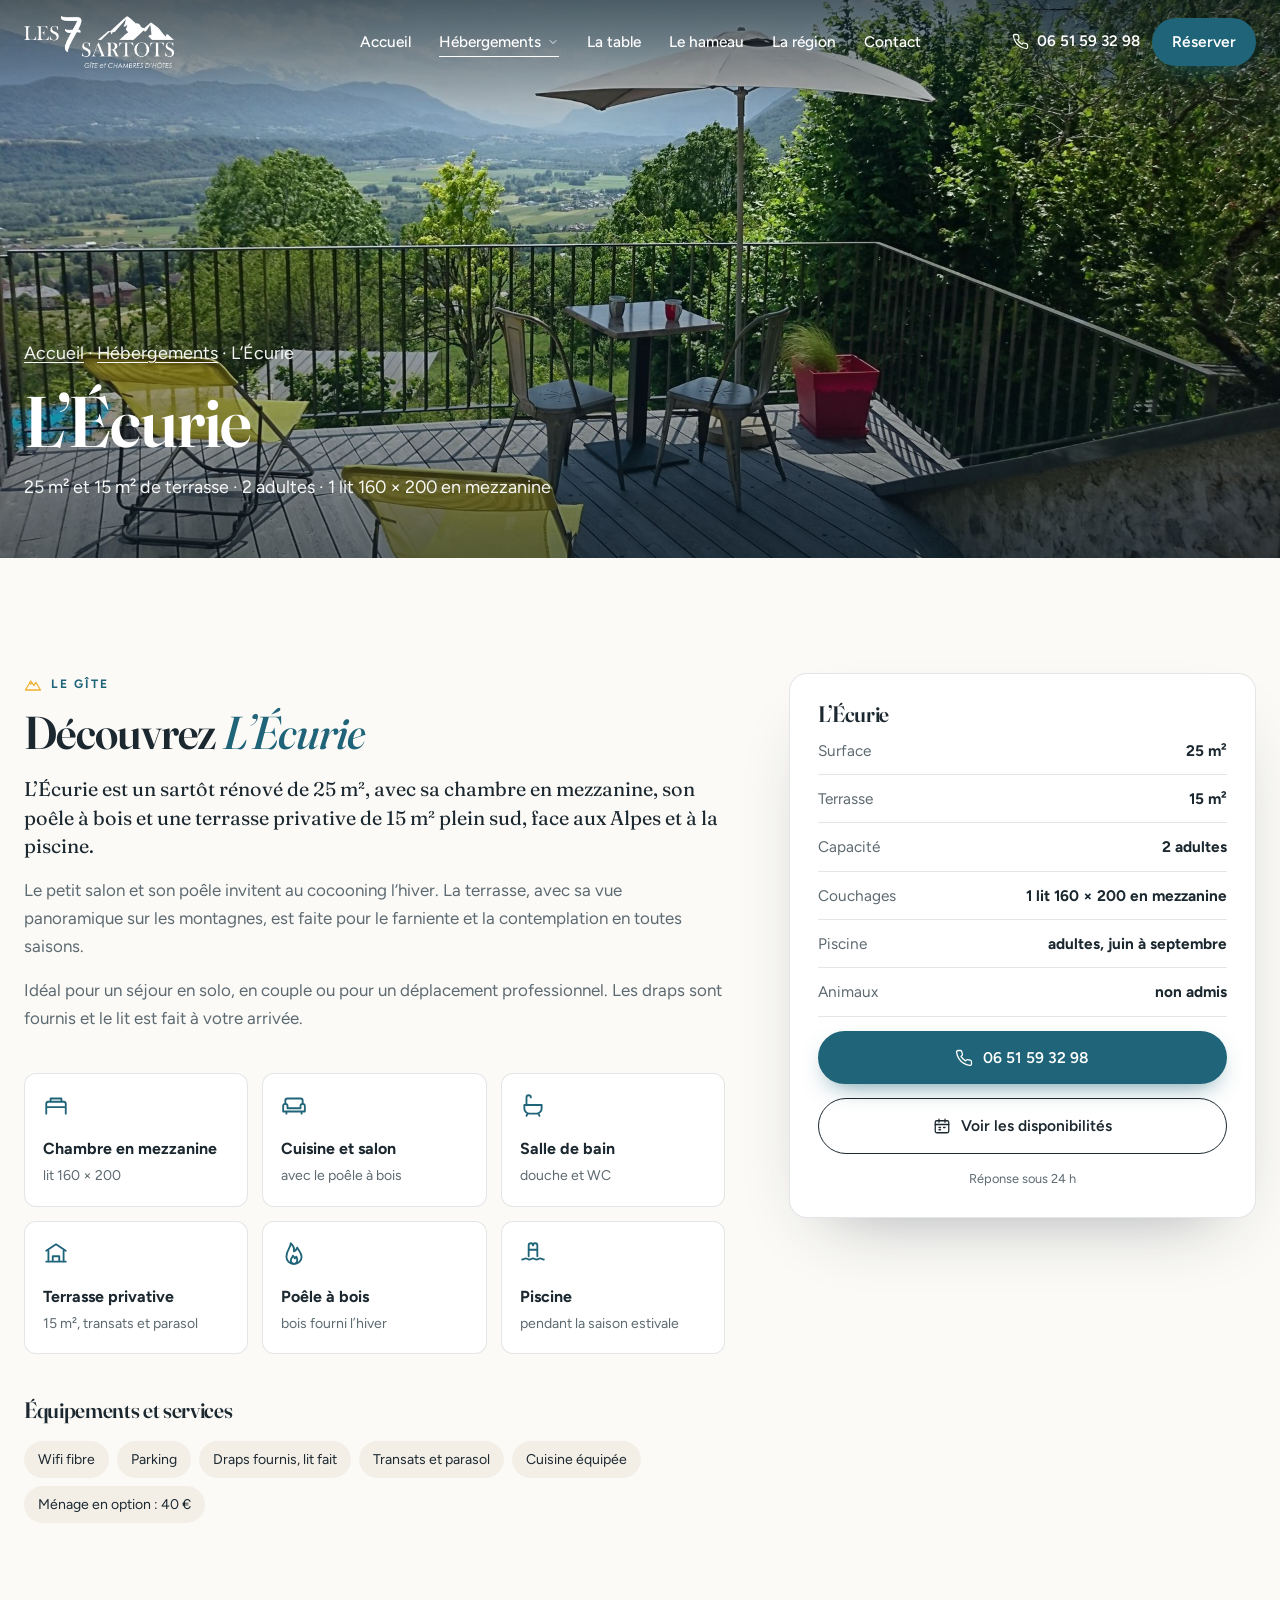
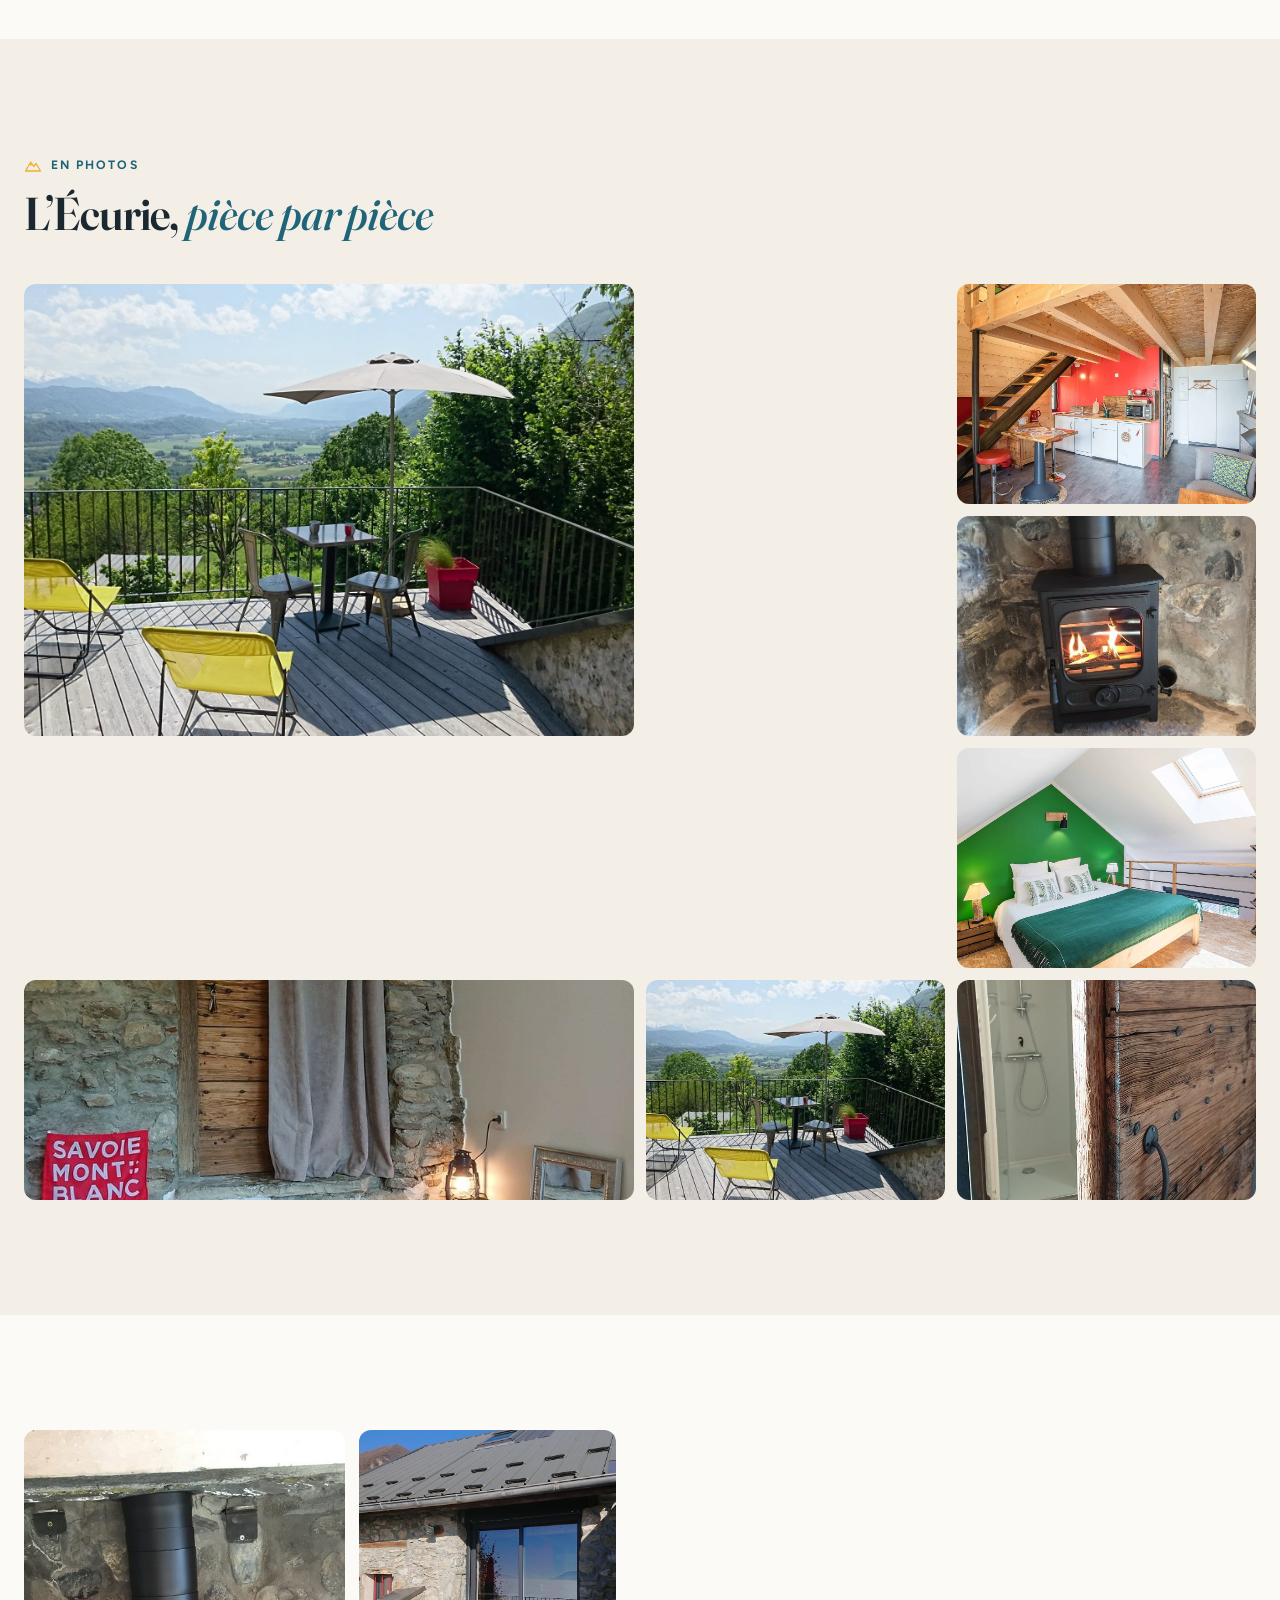
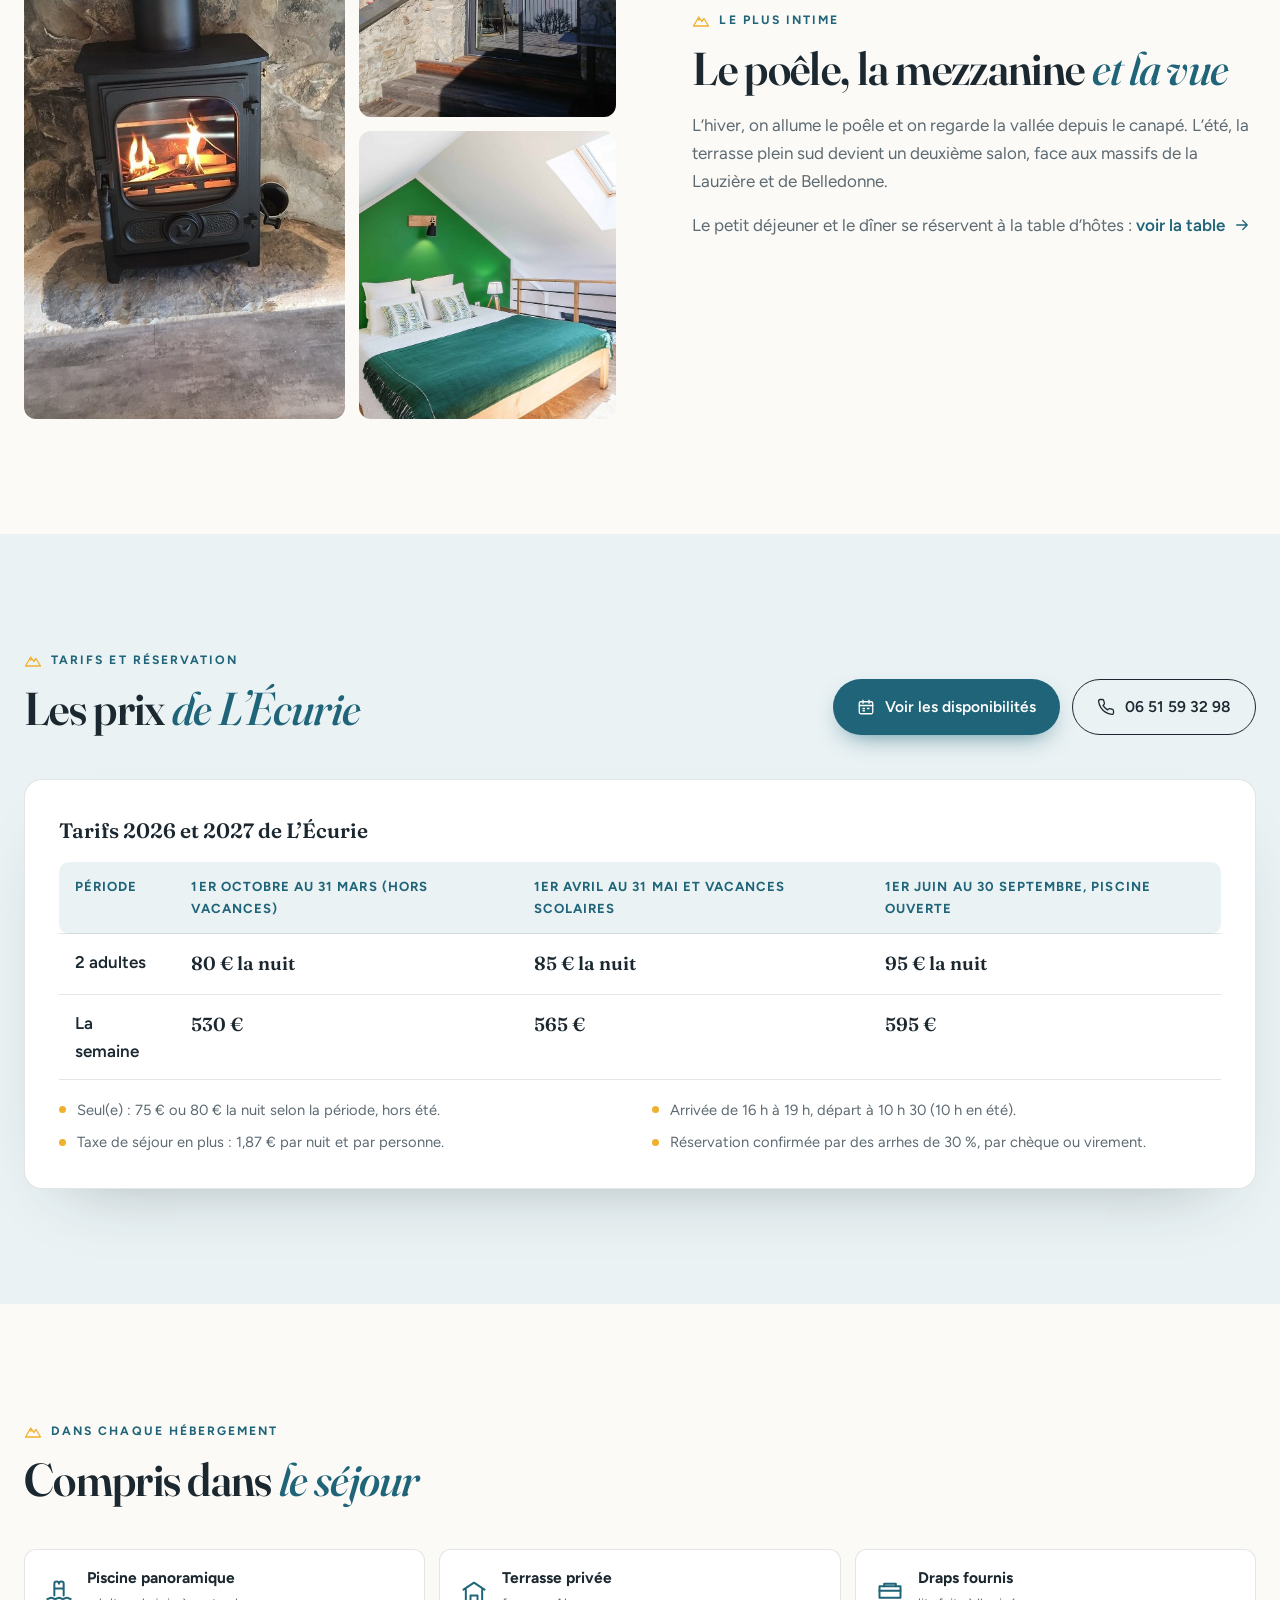
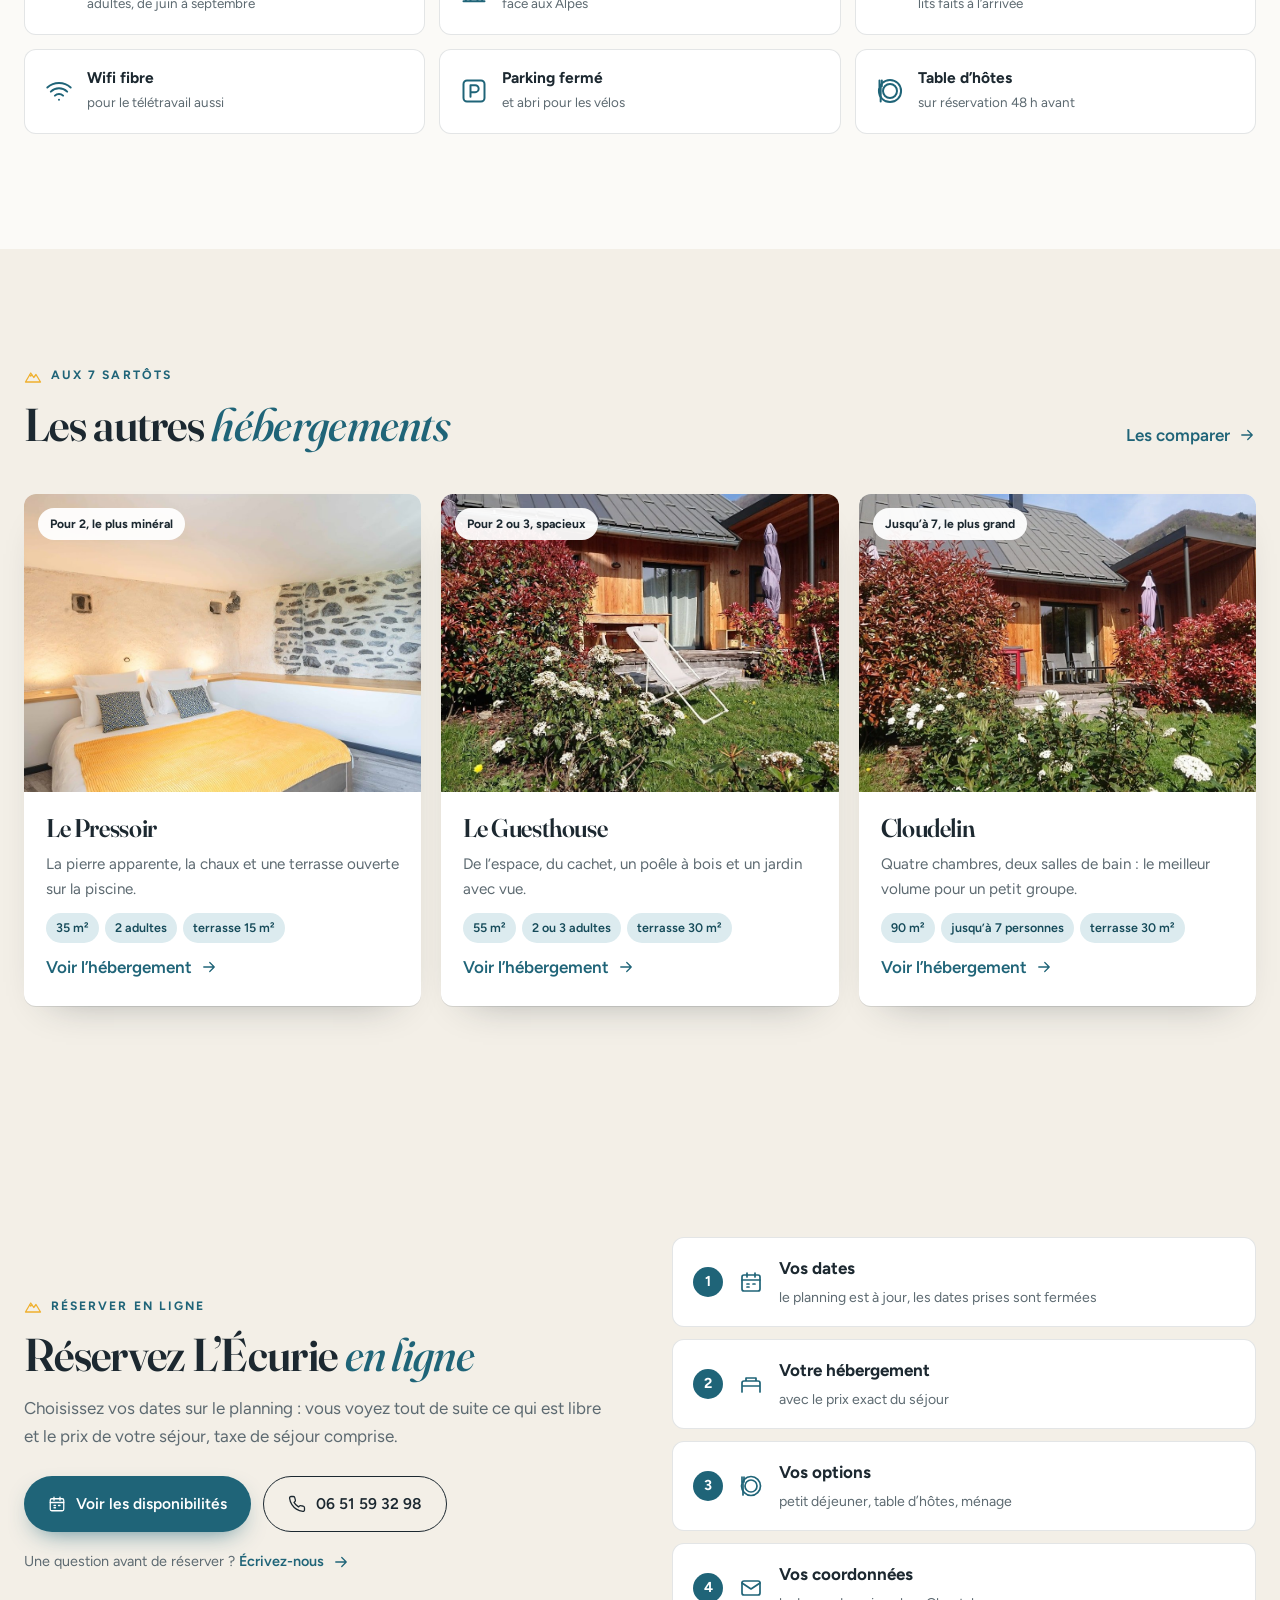
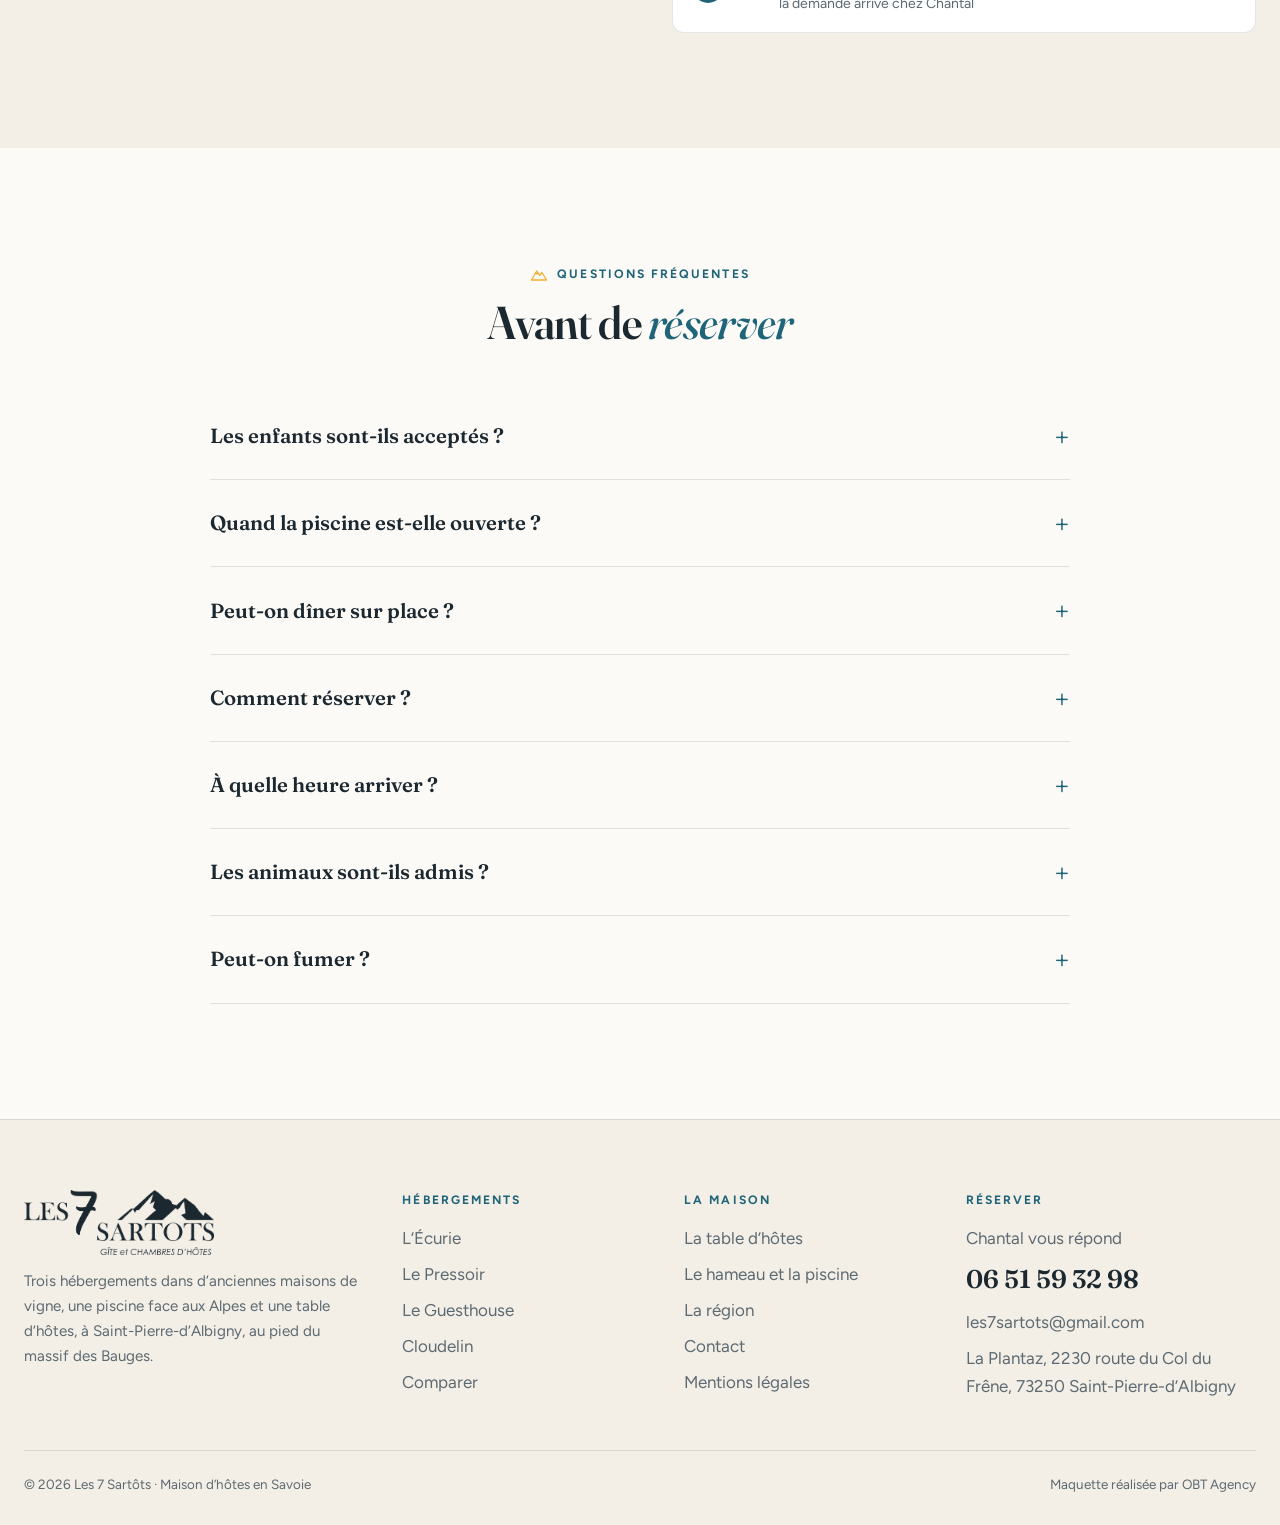
<file: l-ecurie.html>
<!doctype html>
<html lang="fr">
<head>
<meta charset="utf-8">
<meta name="viewport" content="width=device-width, initial-scale=1">
<meta name="robots" content="noindex, nofollow">
<title>L’Écurie · Gîte aux 7 Sartôts, Savoie</title>
<meta name="description" content="L’Écurie : gîte de 25 m² pour 2 adultes, avec terrasse de 15 m² et piscine panoramique, à Saint-Pierre-d’Albigny en Savoie.">
<link rel="preconnect" href="https://fonts.googleapis.com">
<link rel="preconnect" href="https://fonts.gstatic.com" crossorigin>
<link href="https://fonts.googleapis.com/css2?family=Figtree:wght@400;500;600;700&family=Fraunces:ital,opsz,wght@0,9..144,500;0,9..144,600;1,9..144,500&display=swap" rel="stylesheet">
<link rel="stylesheet" href="css/style.css">
</head>
<body data-page="l-ecurie">
<header class="entete">
  <div class="conteneur barre">
    <a class="logo " href="index.html" aria-label="Les 7 Sartôts, accueil"><img class="blanc" src="images/logo-blanc.png" alt="Les 7 Sartôts, gîte et chambres d’hôtes" width="973" height="333"><img class="sombre" src="images/logo-sombre.png" alt="" width="973" height="333"></a>
    <ul class="menu">
      <li><a href="index.html">Accueil</a></li>
      <li><a class="ouvrir actif" href="hebergements.html">Hébergements <svg viewBox="0 0 24 24" fill="none" stroke="currentColor" stroke-width="1.7" stroke-linecap="round" stroke-linejoin="round" aria-hidden="true"><path d="m6 9 6 6 6-6"/></svg></a>
        <div class="sous-menu"><a href="l-ecurie.html"><img src="images/ecurie/terrasse.jpg" alt=""><span>L’Écurie<small>25 m² · 2 adultes</small></span></a><a href="le-pressoir.html"><img src="images/pressoir/chambre.jpg" alt=""><span>Le Pressoir<small>35 m² · 2 adultes</small></span></a><a href="le-guesthouse.html"><img src="images/guesthouse/facade.jpg" alt=""><span>Le Guesthouse<small>55 m² · 2 ou 3 adultes</small></span></a><a href="cloudelin.html"><img src="images/cloudelin/maison.jpg" alt=""><span>Cloudelin<small>90 m² · jusqu’à 7 personnes</small></span></a><a class="tous" href="hebergements.html">Comparer les hébergements</a></div></li>
      <li><a href="la-table.html">La table</a></li>
      <li><a href="le-hameau.html">Le hameau</a></li>
      <li><a href="la-region.html">La région</a></li>
      <li><a href="contact.html">Contact</a></li>
    </ul>
    <div class="actions">
      <a class="tel-entete" href="tel:+33651593298"><svg viewBox="0 0 24 24" fill="none" stroke="currentColor" stroke-width="1.7" stroke-linecap="round" stroke-linejoin="round" aria-hidden="true"><path d="M22 16.9v3a2 2 0 0 1-2.2 2 19.8 19.8 0 0 1-8.6-3.1 19.5 19.5 0 0 1-6-6A19.8 19.8 0 0 1 2.1 4.2 2 2 0 0 1 4.1 2h3a2 2 0 0 1 2 1.7c.1 1 .4 1.9.7 2.8a2 2 0 0 1-.5 2.1L8 9.9a16 16 0 0 0 6 6l1.3-1.3a2 2 0 0 1 2.1-.4c.9.3 1.8.6 2.8.7a2 2 0 0 1 1.7 2z"/></svg><span>06 51 59 32 98</span></a>
      <a class="btn btn-plein" href="contact.html#reserver" data-obt-reserve>Réserver</a>
      <button class="burger" aria-label="Menu" aria-expanded="false"><span></span></button>
    </div>
  </div>
</header>
<main>
<section class="bandeau">
  <img src="images/ecurie/terrasse.jpg" alt="L’Écurie">
  <div class="conteneur">
    <p class="fil"><a href="index.html">Accueil</a> · <a href="hebergements.html">Hébergements</a> · L’Écurie</p>
    <h1>L’Écurie</h1>
    <p>25 m² et 15 m² de terrasse · 2 adultes · 1 lit 160 × 200 en mezzanine</p>
  </div>
</section>

<section class="section">
  <div class="conteneur fiche">
    <div class="intro" data-reveal>
      <span class="surtitre"><svg viewBox="0 0 24 24" fill="none" stroke="currentColor" stroke-width="1.7" stroke-linecap="round" stroke-linejoin="round" aria-hidden="true"><path d="m2 20 7-12 4 6 3-4 6 10z"/><path d="m7.5 10.5 1.5 1.5 1.5-1.5"/></svg>Le gîte</span>
      <h2>Découvrez <em class="it">L’Écurie</em></h2>
      <p class="chapo">L’Écurie est un sartôt rénové de 25 m², avec sa chambre en mezzanine, son poêle à bois et une terrasse privative de 15 m² plein sud, face aux Alpes et à la piscine.</p>
      <p>Le petit salon et son poêle invitent au cocooning l’hiver. La terrasse, avec sa vue panoramique sur les montagnes, est faite pour le farniente et la contemplation en toutes saisons.</p><p>Idéal pour un séjour en solo, en couple ou pour un déplacement professionnel. Les draps sont fournis et le lit est fait à votre arrivée.</p>
      <div class="pieces"><div class="piece"><svg viewBox="0 0 24 24" fill="none" stroke="currentColor" stroke-width="1.7" stroke-linecap="round" stroke-linejoin="round" aria-hidden="true"><path d="M3 18v-7a2 2 0 0 1 2-2h14a2 2 0 0 1 2 2v7M3 14h18M3 18v2M21 18v2M7 9V6h10v3"/></svg><strong>Chambre en mezzanine</strong><small>lit 160 × 200</small></div><div class="piece"><svg viewBox="0 0 24 24" fill="none" stroke="currentColor" stroke-width="1.7" stroke-linecap="round" stroke-linejoin="round" aria-hidden="true"><path d="M4 11V8a2 2 0 0 1 2-2h12a2 2 0 0 1 2 2v3"/><path d="M2 13a2 2 0 0 1 4 0v2h12v-2a2 2 0 0 1 4 0v5H2zM5 18v2M19 18v2"/></svg><strong>Cuisine et salon</strong><small>avec le poêle à bois</small></div><div class="piece"><svg viewBox="0 0 24 24" fill="none" stroke="currentColor" stroke-width="1.7" stroke-linecap="round" stroke-linejoin="round" aria-hidden="true"><path d="M4 12h16v3a5 5 0 0 1-5 5H9a5 5 0 0 1-5-5zM6 12V5a2 2 0 0 1 4 0M7 20l-1 2M17 20l1 2"/></svg><strong>Salle de bain</strong><small>douche et WC</small></div><div class="piece"><svg viewBox="0 0 24 24" fill="none" stroke="currentColor" stroke-width="1.7" stroke-linecap="round" stroke-linejoin="round" aria-hidden="true"><path d="M3 10 12 4l9 6"/><path d="M5 10v10M19 10v10M3 20h18M9 20v-5h6v5"/></svg><strong>Terrasse privative</strong><small>15 m², transats et parasol</small></div><div class="piece"><svg viewBox="0 0 24 24" fill="none" stroke="currentColor" stroke-width="1.7" stroke-linecap="round" stroke-linejoin="round" aria-hidden="true"><path d="M12 22c4 0 7-2.7 7-6.5 0-3.6-2.6-5.6-4-8.5-.6 2-1.6 3-3 3.5.3-2.8-.7-5.5-3-7.5.2 3.6-4 6.4-4 12.5C5 19.3 8 22 12 22z"/><path d="M12 22c-1.7 0-3-1.2-3-3 0-1.9 1.6-2.8 2-4.5 1 1 1.5 1.6 1.8 2.5.6-.4 1-1 1.2-1.7.6.9 1 1.9 1 3 0 2.1-1.3 3.7-3 3.7z"/></svg><strong>Poêle à bois</strong><small>bois fourni l’hiver</small></div><div class="piece"><svg viewBox="0 0 24 24" fill="none" stroke="currentColor" stroke-width="1.7" stroke-linecap="round" stroke-linejoin="round" aria-hidden="true"><path d="M2 18c1.7 0 1.7-1 3.3-1s1.7 1 3.4 1 1.6-1 3.3-1 1.7 1 3.3 1 1.7-1 3.4-1 1.6 1 3.3 1"/><path d="M8 15V5a2 2 0 0 1 4 0M16 15V5a2 2 0 0 0-4 0M8 9h8"/></svg><strong>Piscine</strong><small>pendant la saison estivale</small></div></div>
      <h3 class="titre-equip">Équipements et services</h3>
      <div class="equipements"><span>Wifi fibre</span><span>Parking</span><span>Draps fournis, lit fait</span><span>Transats et parasol</span><span>Cuisine équipée</span><span>Ménage en option : 40 €</span></div>
    </div>
    <aside class="encart" data-reveal>
      <h3>L’Écurie</h3>
      <div class="ligne"><span>Surface</span><strong>25 m²</strong></div>
      <div class="ligne"><span>Terrasse</span><strong>15 m²</strong></div>
      <div class="ligne"><span>Capacité</span><strong>2 adultes</strong></div>
      <div class="ligne"><span>Couchages</span><strong>1 lit 160 × 200 en mezzanine</strong></div>
      <div class="ligne"><span>Piscine</span><strong>adultes, juin à septembre</strong></div>
      <div class="ligne"><span>Animaux</span><strong>non admis</strong></div>
      <a class="btn btn-plein" href="tel:+33651593298"><svg viewBox="0 0 24 24" fill="none" stroke="currentColor" stroke-width="1.7" stroke-linecap="round" stroke-linejoin="round" aria-hidden="true"><path d="M22 16.9v3a2 2 0 0 1-2.2 2 19.8 19.8 0 0 1-8.6-3.1 19.5 19.5 0 0 1-6-6A19.8 19.8 0 0 1 2.1 4.2 2 2 0 0 1 4.1 2h3a2 2 0 0 1 2 1.7c.1 1 .4 1.9.7 2.8a2 2 0 0 1-.5 2.1L8 9.9a16 16 0 0 0 6 6l1.3-1.3a2 2 0 0 1 2.1-.4c.9.3 1.8.6 2.8.7a2 2 0 0 1 1.7 2z"/></svg> 06 51 59 32 98</a>
      <a class="btn btn-contour" href="contact.html#reserver" data-obt-reserve="l-ecurie"><svg viewBox="0 0 24 24" fill="none" stroke="currentColor" stroke-width="1.7" stroke-linecap="round" stroke-linejoin="round" aria-hidden="true"><rect x="3" y="5" width="18" height="16" rx="2"/><path d="M3 10h18M8 3v4M16 3v4M8 14h2M14 14h2M8 17h2"/></svg> Voir les disponibilités</a>
      <p class="petit-encart">Réponse sous 24 h</p>
    </aside>
  </div>
</section>

<section class="section creme">
  <div class="conteneur">
    <div class="entete-section"><div><span class="surtitre"><svg viewBox="0 0 24 24" fill="none" stroke="currentColor" stroke-width="1.7" stroke-linecap="round" stroke-linejoin="round" aria-hidden="true"><path d="m2 20 7-12 4 6 3-4 6 10z"/><path d="m7.5 10.5 1.5 1.5 1.5-1.5"/></svg>En photos</span><h2>L’Écurie, <em class="it">pièce par pièce</em></h2></div></div>
    <div class="mosaique" data-reveal><button class="grand" data-galerie="images/ecurie/terrasse.jpg" data-legende="La terrasse plein sud" aria-label="Agrandir : La terrasse plein sud"><img src="images/ecurie/terrasse.jpg" alt="La terrasse plein sud" loading="lazy" decoding="async"><span>La terrasse plein sud</span></button><button class="haut" data-galerie="images/ecurie/chambre.jpg" data-legende="La chambre en mezzanine" aria-label="Agrandir : La chambre en mezzanine"><img src="images/ecurie/chambre.jpg" alt="La chambre en mezzanine" loading="lazy" decoding="async"><span>La chambre en mezzanine</span></button><button class="" data-galerie="images/ecurie/cuisine.jpg" data-legende="La cuisine et le salon" aria-label="Agrandir : La cuisine et le salon"><img src="images/ecurie/cuisine.jpg" alt="La cuisine et le salon" loading="lazy" decoding="async"><span>La cuisine et le salon</span></button><button class="" data-galerie="images/ecurie/poele.jpg" data-legende="Le poêle à bois" aria-label="Agrandir : Le poêle à bois"><img src="images/ecurie/poele.jpg" alt="Le poêle à bois" loading="lazy" decoding="async"><span>Le poêle à bois</span></button><button class="large" data-galerie="images/ecurie/salle-de-bain.jpg" data-legende="La salle de bain" aria-label="Agrandir : La salle de bain"><img src="images/ecurie/salle-de-bain.jpg" alt="La salle de bain" loading="lazy" decoding="async"><span>La salle de bain</span></button><button class="" data-galerie="images/ecurie/terrasse-2.jpg" data-legende="La terrasse" aria-label="Agrandir : La terrasse"><img src="images/ecurie/terrasse-2.jpg" alt="La terrasse" loading="lazy" decoding="async"><span>La terrasse</span></button><button class="" data-galerie="images/ecurie/mezzanine.jpg" data-legende="Le lit en 160" aria-label="Agrandir : Le lit en 160"><img src="images/ecurie/mezzanine.jpg" alt="Le lit en 160" loading="lazy" decoding="async"><span>Le lit en 160</span></button><button class="large" data-galerie="images/ecurie/entree.jpg" data-legende="L’entrée de L’Écurie" aria-label="Agrandir : L’entrée de L’Écurie"><img src="images/ecurie/entree.jpg" alt="L’entrée de L’Écurie" loading="lazy" decoding="async"><span>L’entrée de L’Écurie</span></button><button class="" data-galerie="images/ecurie/vue.jpg" data-legende="La vue depuis la terrasse" aria-label="Agrandir : La vue depuis la terrasse"><img src="images/ecurie/vue.jpg" alt="La vue depuis la terrasse" loading="lazy" decoding="async"><span>La vue depuis la terrasse</span></button><button class="" data-galerie="images/ecurie/douche.jpg" data-legende="La douche" aria-label="Agrandir : La douche"><img src="images/ecurie/douche.jpg" alt="La douche" loading="lazy" decoding="async"><span>La douche</span></button></div>
  </div>
</section>

<section class="section">
  <div class="conteneur duo">
    <div class="duo-photos" data-reveal><img src="images/ecurie/poele.jpg" alt="L’Écurie : Le poêle à bois" loading="lazy" decoding="async"><img src="images/ecurie/terrasse-verticale.jpg" alt="L’Écurie : Le plus intime" loading="lazy" decoding="async"><img src="images/ecurie/mezzanine.jpg" alt="L’Écurie : Le lit en 160" loading="lazy" decoding="async"></div>
    <div class="duo-texte" data-reveal>
      <span class="surtitre"><svg viewBox="0 0 24 24" fill="none" stroke="currentColor" stroke-width="1.7" stroke-linecap="round" stroke-linejoin="round" aria-hidden="true"><path d="m2 20 7-12 4 6 3-4 6 10z"/><path d="m7.5 10.5 1.5 1.5 1.5-1.5"/></svg>Le plus intime</span>
      <h2>Le poêle, la mezzanine <em class="it">et la vue</em></h2>
      <p>L’hiver, on allume le poêle et on regarde la vallée depuis le canapé. L’été, la terrasse plein sud devient un deuxième salon, face aux massifs de la Lauzière et de Belledonne.</p>
      <p>Le petit déjeuner et le dîner se réservent à la table d’hôtes : <a class="lien-fleche" href="la-table.html">voir la table <svg viewBox="0 0 24 24" fill="none" stroke="currentColor" stroke-width="1.7" stroke-linecap="round" stroke-linejoin="round" aria-hidden="true"><path d="M5 12h14M13 6l6 6-6 6"/></svg></a></p>
    </div>
  </div>
</section>

<section class="section glacier" id="tarifs">
  <div class="conteneur">
    <div class="entete-section"><div><span class="surtitre"><svg viewBox="0 0 24 24" fill="none" stroke="currentColor" stroke-width="1.7" stroke-linecap="round" stroke-linejoin="round" aria-hidden="true"><path d="m2 20 7-12 4 6 3-4 6 10z"/><path d="m7.5 10.5 1.5 1.5 1.5-1.5"/></svg>Tarifs et réservation</span><h2>Les prix <em class="it">de L’Écurie</em></h2></div><div class="boutons"><a class="btn btn-plein" href="contact.html#reserver" data-obt-reserve="l-ecurie"><svg viewBox="0 0 24 24" fill="none" stroke="currentColor" stroke-width="1.7" stroke-linecap="round" stroke-linejoin="round" aria-hidden="true"><rect x="3" y="5" width="18" height="16" rx="2"/><path d="M3 10h18M8 3v4M16 3v4M8 14h2M14 14h2M8 17h2"/></svg> Voir les disponibilités</a><a class="btn btn-contour" href="tel:+33651593298"><svg viewBox="0 0 24 24" fill="none" stroke="currentColor" stroke-width="1.7" stroke-linecap="round" stroke-linejoin="round" aria-hidden="true"><path d="M22 16.9v3a2 2 0 0 1-2.2 2 19.8 19.8 0 0 1-8.6-3.1 19.5 19.5 0 0 1-6-6A19.8 19.8 0 0 1 2.1 4.2 2 2 0 0 1 4.1 2h3a2 2 0 0 1 2 1.7c.1 1 .4 1.9.7 2.8a2 2 0 0 1-.5 2.1L8 9.9a16 16 0 0 0 6 6l1.3-1.3a2 2 0 0 1 2.1-.4c.9.3 1.8.6 2.8.7a2 2 0 0 1 1.7 2z"/></svg> 06 51 59 32 98</a></div></div>
    <div class="tarifs" data-reveal>
  <div class="tableau-defile"><table><caption>Tarifs 2026 et 2027 de L’Écurie</caption><thead><tr><th scope="col">Période</th><th scope="col">1er octobre au 31 mars (hors vacances)</th><th scope="col">1er avril au 31 mai et vacances scolaires</th><th scope="col">1er juin au 30 septembre, piscine ouverte</th></tr></thead><tbody><tr><th scope="row">2 adultes</th><td>80 € la nuit</td><td>85 € la nuit</td><td>95 € la nuit</td></tr><tr><th scope="row">La semaine</th><td>530 €</td><td>565 €</td><td>595 €</td></tr></tbody></table></div>
  <ul class="notes-tarifs"><li>Seul(e) : 75 € ou 80 € la nuit selon la période, hors été.</li><li>Arrivée de 16 h à 19 h, départ à 10 h 30 (10 h en été).</li><li>Taxe de séjour en plus : 1,87 € par nuit et par personne.</li><li>Réservation confirmée par des arrhes de 30 %, par chèque ou virement.</li></ul>
</div>
  </div>
</section>

<section class="section">
  <div class="conteneur">
    <div class="entete-section"><div><span class="surtitre"><svg viewBox="0 0 24 24" fill="none" stroke="currentColor" stroke-width="1.7" stroke-linecap="round" stroke-linejoin="round" aria-hidden="true"><path d="m2 20 7-12 4 6 3-4 6 10z"/><path d="m7.5 10.5 1.5 1.5 1.5-1.5"/></svg>Dans chaque hébergement</span><h2>Compris dans <em class="it">le séjour</em></h2></div></div>
    <div class="compris"><div class="bloc" data-reveal><svg viewBox="0 0 24 24" fill="none" stroke="currentColor" stroke-width="1.7" stroke-linecap="round" stroke-linejoin="round" aria-hidden="true"><path d="M2 18c1.7 0 1.7-1 3.3-1s1.7 1 3.4 1 1.6-1 3.3-1 1.7 1 3.3 1 1.7-1 3.4-1 1.6 1 3.3 1"/><path d="M8 15V5a2 2 0 0 1 4 0M16 15V5a2 2 0 0 0-4 0M8 9h8"/></svg><div><strong>Piscine panoramique</strong><small>adultes, de juin à septembre</small></div></div><div class="bloc" data-reveal><svg viewBox="0 0 24 24" fill="none" stroke="currentColor" stroke-width="1.7" stroke-linecap="round" stroke-linejoin="round" aria-hidden="true"><path d="M3 10 12 4l9 6"/><path d="M5 10v10M19 10v10M3 20h18M9 20v-5h6v5"/></svg><div><strong>Terrasse privée</strong><small>face aux Alpes</small></div></div><div class="bloc" data-reveal><svg viewBox="0 0 24 24" fill="none" stroke="currentColor" stroke-width="1.7" stroke-linecap="round" stroke-linejoin="round" aria-hidden="true"><path d="M3 7h18v10H3z"/><path d="M3 11h18M7 7V5h10v2"/></svg><div><strong>Draps fournis</strong><small>lits faits à l’arrivée</small></div></div><div class="bloc" data-reveal><svg viewBox="0 0 24 24" fill="none" stroke="currentColor" stroke-width="1.7" stroke-linecap="round" stroke-linejoin="round" aria-hidden="true"><path d="M5 12.5a10 10 0 0 1 14 0M8.5 16a5 5 0 0 1 7 0M2 9a15 15 0 0 1 20 0M12 19.5h.01"/></svg><div><strong>Wifi fibre</strong><small>pour le télétravail aussi</small></div></div><div class="bloc" data-reveal><svg viewBox="0 0 24 24" fill="none" stroke="currentColor" stroke-width="1.7" stroke-linecap="round" stroke-linejoin="round" aria-hidden="true"><rect x="3" y="3" width="18" height="18" rx="3"/><path d="M9 17V7h4a3 3 0 0 1 0 6H9"/></svg><div><strong>Parking fermé</strong><small>et abri pour les vélos</small></div></div><div class="bloc" data-reveal><svg viewBox="0 0 24 24" fill="none" stroke="currentColor" stroke-width="1.7" stroke-linecap="round" stroke-linejoin="round" aria-hidden="true"><circle cx="12" cy="12" r="6"/><circle cx="12" cy="12" r="9.5"/><path d="M3 3v5M5 3v5M4 8v13"/></svg><div><strong>Table d’hôtes</strong><small>sur réservation 48 h avant</small></div></div></div>
  </div>
</section>

<section class="section creme">
  <div class="conteneur">
    <div class="entete-section"><div><span class="surtitre"><svg viewBox="0 0 24 24" fill="none" stroke="currentColor" stroke-width="1.7" stroke-linecap="round" stroke-linejoin="round" aria-hidden="true"><path d="m2 20 7-12 4 6 3-4 6 10z"/><path d="m7.5 10.5 1.5 1.5 1.5-1.5"/></svg>Aux 7 Sartôts</span><h2>Les autres <em class="it">hébergements</em></h2></div><a class="lien-fleche" href="hebergements.html">Les comparer <svg viewBox="0 0 24 24" fill="none" stroke="currentColor" stroke-width="1.7" stroke-linecap="round" stroke-linejoin="round" aria-hidden="true"><path d="M5 12h14M13 6l6 6-6 6"/></svg></a></div>
    <div class="autres-gites"><a class="carte-gite" href="le-pressoir.html">
  <div class="visuel"><img src="images/pressoir/chambre.jpg" alt="Le Pressoir" loading="lazy" decoding="async"><span class="etiquette">Pour 2, le plus minéral</span></div>
  <div class="corps">
    <h3>Le Pressoir</h3>
    <p>La pierre apparente, la chaux et une terrasse ouverte sur la piscine.</p>
    <div class="pastilles"><span>35 m²</span><span>2 adultes</span><span>terrasse 15 m²</span></div>
    <span class="lien-fleche">Voir l’hébergement <svg viewBox="0 0 24 24" fill="none" stroke="currentColor" stroke-width="1.7" stroke-linecap="round" stroke-linejoin="round" aria-hidden="true"><path d="M5 12h14M13 6l6 6-6 6"/></svg></span>
  </div>
</a><a class="carte-gite" href="le-guesthouse.html">
  <div class="visuel"><img src="images/guesthouse/facade.jpg" alt="Le Guesthouse" loading="lazy" decoding="async"><span class="etiquette">Pour 2 ou 3, spacieux</span></div>
  <div class="corps">
    <h3>Le Guesthouse</h3>
    <p>De l’espace, du cachet, un poêle à bois et un jardin avec vue.</p>
    <div class="pastilles"><span>55 m²</span><span>2 ou 3 adultes</span><span>terrasse 30 m²</span></div>
    <span class="lien-fleche">Voir l’hébergement <svg viewBox="0 0 24 24" fill="none" stroke="currentColor" stroke-width="1.7" stroke-linecap="round" stroke-linejoin="round" aria-hidden="true"><path d="M5 12h14M13 6l6 6-6 6"/></svg></span>
  </div>
</a><a class="carte-gite" href="cloudelin.html">
  <div class="visuel"><img src="images/cloudelin/maison.jpg" alt="Cloudelin" loading="lazy" decoding="async"><span class="etiquette">Jusqu’à 7, le plus grand</span></div>
  <div class="corps">
    <h3>Cloudelin</h3>
    <p>Quatre chambres, deux salles de bain : le meilleur volume pour un petit groupe.</p>
    <div class="pastilles"><span>90 m²</span><span>jusqu’à 7 personnes</span><span>terrasse 30 m²</span></div>
    <span class="lien-fleche">Voir l’hébergement <svg viewBox="0 0 24 24" fill="none" stroke="currentColor" stroke-width="1.7" stroke-linecap="round" stroke-linejoin="round" aria-hidden="true"><path d="M5 12h14M13 6l6 6-6 6"/></svg></span>
  </div>
</a></div>
  </div>
</section>

<section class="section creme" id="reservation">
  <div class="conteneur bloc-resa">
    <div data-reveal>
      <span class="surtitre"><svg viewBox="0 0 24 24" fill="none" stroke="currentColor" stroke-width="1.7" stroke-linecap="round" stroke-linejoin="round" aria-hidden="true"><path d="m2 20 7-12 4 6 3-4 6 10z"/><path d="m7.5 10.5 1.5 1.5 1.5-1.5"/></svg>Réserver en ligne</span>
      <h2>Réservez L’Écurie <em class="it">en ligne</em></h2>
      <p class="intro-contact">Choisissez vos dates sur le planning : vous voyez tout de suite ce qui est libre et le prix de votre séjour, taxe de séjour comprise.</p>
      <div class="boutons"><a class="btn btn-plein" href="contact.html#reserver" data-obt-reserve="l-ecurie"><svg viewBox="0 0 24 24" fill="none" stroke="currentColor" stroke-width="1.7" stroke-linecap="round" stroke-linejoin="round" aria-hidden="true"><rect x="3" y="5" width="18" height="16" rx="2"/><path d="M3 10h18M8 3v4M16 3v4M8 14h2M14 14h2M8 17h2"/></svg> Voir les disponibilités</a><a class="btn btn-contour" href="tel:+33651593298"><svg viewBox="0 0 24 24" fill="none" stroke="currentColor" stroke-width="1.7" stroke-linecap="round" stroke-linejoin="round" aria-hidden="true"><path d="M22 16.9v3a2 2 0 0 1-2.2 2 19.8 19.8 0 0 1-8.6-3.1 19.5 19.5 0 0 1-6-6A19.8 19.8 0 0 1 2.1 4.2 2 2 0 0 1 4.1 2h3a2 2 0 0 1 2 1.7c.1 1 .4 1.9.7 2.8a2 2 0 0 1-.5 2.1L8 9.9a16 16 0 0 0 6 6l1.3-1.3a2 2 0 0 1 2.1-.4c.9.3 1.8.6 2.8.7a2 2 0 0 1 1.7 2z"/></svg> 06 51 59 32 98</a></div>
      <p class="petit">Une question avant de réserver ? <a class="lien-fleche" href="contact.html">Écrivez-nous <svg viewBox="0 0 24 24" fill="none" stroke="currentColor" stroke-width="1.7" stroke-linecap="round" stroke-linejoin="round" aria-hidden="true"><path d="M5 12h14M13 6l6 6-6 6"/></svg></a></p>
    </div>
    <ol class="etapes-resa" data-reveal><li><span class="num">1</span><svg viewBox="0 0 24 24" fill="none" stroke="currentColor" stroke-width="1.7" stroke-linecap="round" stroke-linejoin="round" aria-hidden="true"><rect x="3" y="5" width="18" height="16" rx="2"/><path d="M3 10h18M8 3v4M16 3v4M8 14h2M14 14h2M8 17h2"/></svg><div><strong>Vos dates</strong><small>le planning est à jour, les dates prises sont fermées</small></div></li><li><span class="num">2</span><svg viewBox="0 0 24 24" fill="none" stroke="currentColor" stroke-width="1.7" stroke-linecap="round" stroke-linejoin="round" aria-hidden="true"><path d="M3 18v-7a2 2 0 0 1 2-2h14a2 2 0 0 1 2 2v7M3 14h18M3 18v2M21 18v2M7 9V6h10v3"/></svg><div><strong>Votre hébergement</strong><small>avec le prix exact du séjour</small></div></li><li><span class="num">3</span><svg viewBox="0 0 24 24" fill="none" stroke="currentColor" stroke-width="1.7" stroke-linecap="round" stroke-linejoin="round" aria-hidden="true"><circle cx="12" cy="12" r="6"/><circle cx="12" cy="12" r="9.5"/><path d="M3 3v5M5 3v5M4 8v13"/></svg><div><strong>Vos options</strong><small>petit déjeuner, table d’hôtes, ménage</small></div></li><li><span class="num">4</span><svg viewBox="0 0 24 24" fill="none" stroke="currentColor" stroke-width="1.7" stroke-linecap="round" stroke-linejoin="round" aria-hidden="true"><rect x="3" y="5" width="18" height="14" rx="2"/><path d="m3 7 9 6 9-6"/></svg><div><strong>Vos coordonnées</strong><small>la demande arrive chez Chantal</small></div></li></ol>
  </div>
</section>
<section class="section">
  <div class="conteneur">
    <div class="entete-section centre"><div><span class="surtitre"><svg viewBox="0 0 24 24" fill="none" stroke="currentColor" stroke-width="1.7" stroke-linecap="round" stroke-linejoin="round" aria-hidden="true"><path d="m2 20 7-12 4 6 3-4 6 10z"/><path d="m7.5 10.5 1.5 1.5 1.5-1.5"/></svg>Questions fréquentes</span><h2>Avant de <em class="it">réserver</em></h2></div></div>
    <div class="faq"><details><summary>Les enfants sont-ils acceptés ?</summary><p>Les 7 Sartôts sont une maison d’hôtes pensée pour les adultes : la piscine est réservée aux plus de 18 ans et les hébergements n’ont pas d’équipement pour les enfants.</p></details><details><summary>Quand la piscine est-elle ouverte ?</summary><p>Tous les jours de juin à fin septembre, de 11 h 15 à 19 h, sauf intempéries ou maintenance. Elle est réservée aux adultes.</p></details><details><summary>Peut-on dîner sur place ?</summary><p>Oui, à la table d’hôtes, sur réservation au moins 48 h à l’avance : 25 € par personne, servi à 19 h 30. Le petit déjeuner est à 10 € par personne, entre 8 h et 9 h 30.</p></details><details><summary>Comment réserver ?</summary><p>En ligne, avec le bouton « Réserver » : vous choisissez vos dates sur le planning, votre hébergement et vos options. Le prix du séjour s’affiche aussitôt. Vous pouvez aussi appeler au 06 51 59 32 98. Pour confirmer, des arrhes de 30 % sont demandées, par chèque ou virement.</p></details><details><summary>À quelle heure arriver ?</summary><p>Entre 16 h et 19 h. Si vous arrivez plus tard, prévenez-nous. Le départ se fait à 10 h 30 (10 h en été ; 10 h toute l’année au Guesthouse et à Cloudelin).</p></details><details><summary>Les animaux sont-ils admis ?</summary><p>Non, les animaux ne sont pas admis aux 7 Sartôts.</p></details><details><summary>Peut-on fumer ?</summary><p>Les gîtes, les terrasses et la piscine sont non-fumeurs. Un espace est aménagé pour les fumeurs : la télécabine, une vraie cabine de remontée mécanique posée dans le jardin.</p></details></div>
  </div>
</section>
</main>
<footer class="pied">
  <div class="conteneur">
    <div class="grille">
      <div>
        <a class="logo-pied" href="index.html"><img src="images/logo-sombre.png" alt="Les 7 Sartôts" width="973" height="333"></a>
        <p>Trois hébergements dans d’anciennes maisons de vigne, une piscine face aux Alpes et une table d’hôtes, à Saint-Pierre-d’Albigny, au pied du massif des Bauges.</p>
      </div>
      <div><h4>Hébergements</h4><ul><li><a href="l-ecurie.html">L’Écurie</a></li><li><a href="le-pressoir.html">Le Pressoir</a></li><li><a href="le-guesthouse.html">Le Guesthouse</a></li><li><a href="cloudelin.html">Cloudelin</a></li><li><a href="hebergements.html">Comparer</a></li></ul></div>
      <div><h4>La maison</h4><ul><li><a href="la-table.html">La table d’hôtes</a></li><li><a href="le-hameau.html">Le hameau et la piscine</a></li><li><a href="la-region.html">La région</a></li><li><a href="contact.html">Contact</a></li><li><a href="mentions-legales.html">Mentions légales</a></li></ul></div>
      <div><h4>Réserver</h4><ul><li>Chantal vous répond<a class="tel-pied" href="tel:+33651593298">06 51 59 32 98</a></li><li><a href="mailto:les7sartots@gmail.com">les7sartots@gmail.com</a></li><li>La Plantaz, 2230 route du Col du Frêne, 73250 Saint-Pierre-d’Albigny</li></ul></div>
    </div>
    <div class="bas"><span>© 2026 Les 7 Sartôts · Maison d’hôtes en Savoie</span><span>Maquette réalisée par OBT Agency</span></div>
  </div>
</footer>
<nav class="barre-mobile" aria-label="Contact rapide">
  <a class="appeler" href="tel:+33651593298"><svg viewBox="0 0 24 24" fill="none" stroke="currentColor" stroke-width="1.7" stroke-linecap="round" stroke-linejoin="round" aria-hidden="true"><path d="M22 16.9v3a2 2 0 0 1-2.2 2 19.8 19.8 0 0 1-8.6-3.1 19.5 19.5 0 0 1-6-6A19.8 19.8 0 0 1 2.1 4.2 2 2 0 0 1 4.1 2h3a2 2 0 0 1 2 1.7c.1 1 .4 1.9.7 2.8a2 2 0 0 1-.5 2.1L8 9.9a16 16 0 0 0 6 6l1.3-1.3a2 2 0 0 1 2.1-.4c.9.3 1.8.6 2.8.7a2 2 0 0 1 1.7 2z"/></svg> Appeler</a>
  <a href="contact.html#reserver" data-obt-reserve><svg viewBox="0 0 24 24" fill="none" stroke="currentColor" stroke-width="1.7" stroke-linecap="round" stroke-linejoin="round" aria-hidden="true"><rect x="3" y="5" width="18" height="16" rx="2"/><path d="M3 10h18M8 3v4M16 3v4M8 14h2M14 14h2M8 17h2"/></svg> Réserver</a>
</nav>
<script src="js/site.js"></script>
<div data-obt-booking data-obt-key="demo-les-7-sartots" data-obt-api="https://demo-sartots.obt.invalid" data-obt-form-key="demo" data-obt-form-endpoint="https://demo-sartots.obt.invalid/envoi" data-obt-subject="Demande de réservation aux 7 Sartôts"></div>
<script src="js/obt-demo.js"></script>
<script src="https://obt-gestion.com/blocks/obt-booking.js" defer></script>
</body>
</html>
</file>
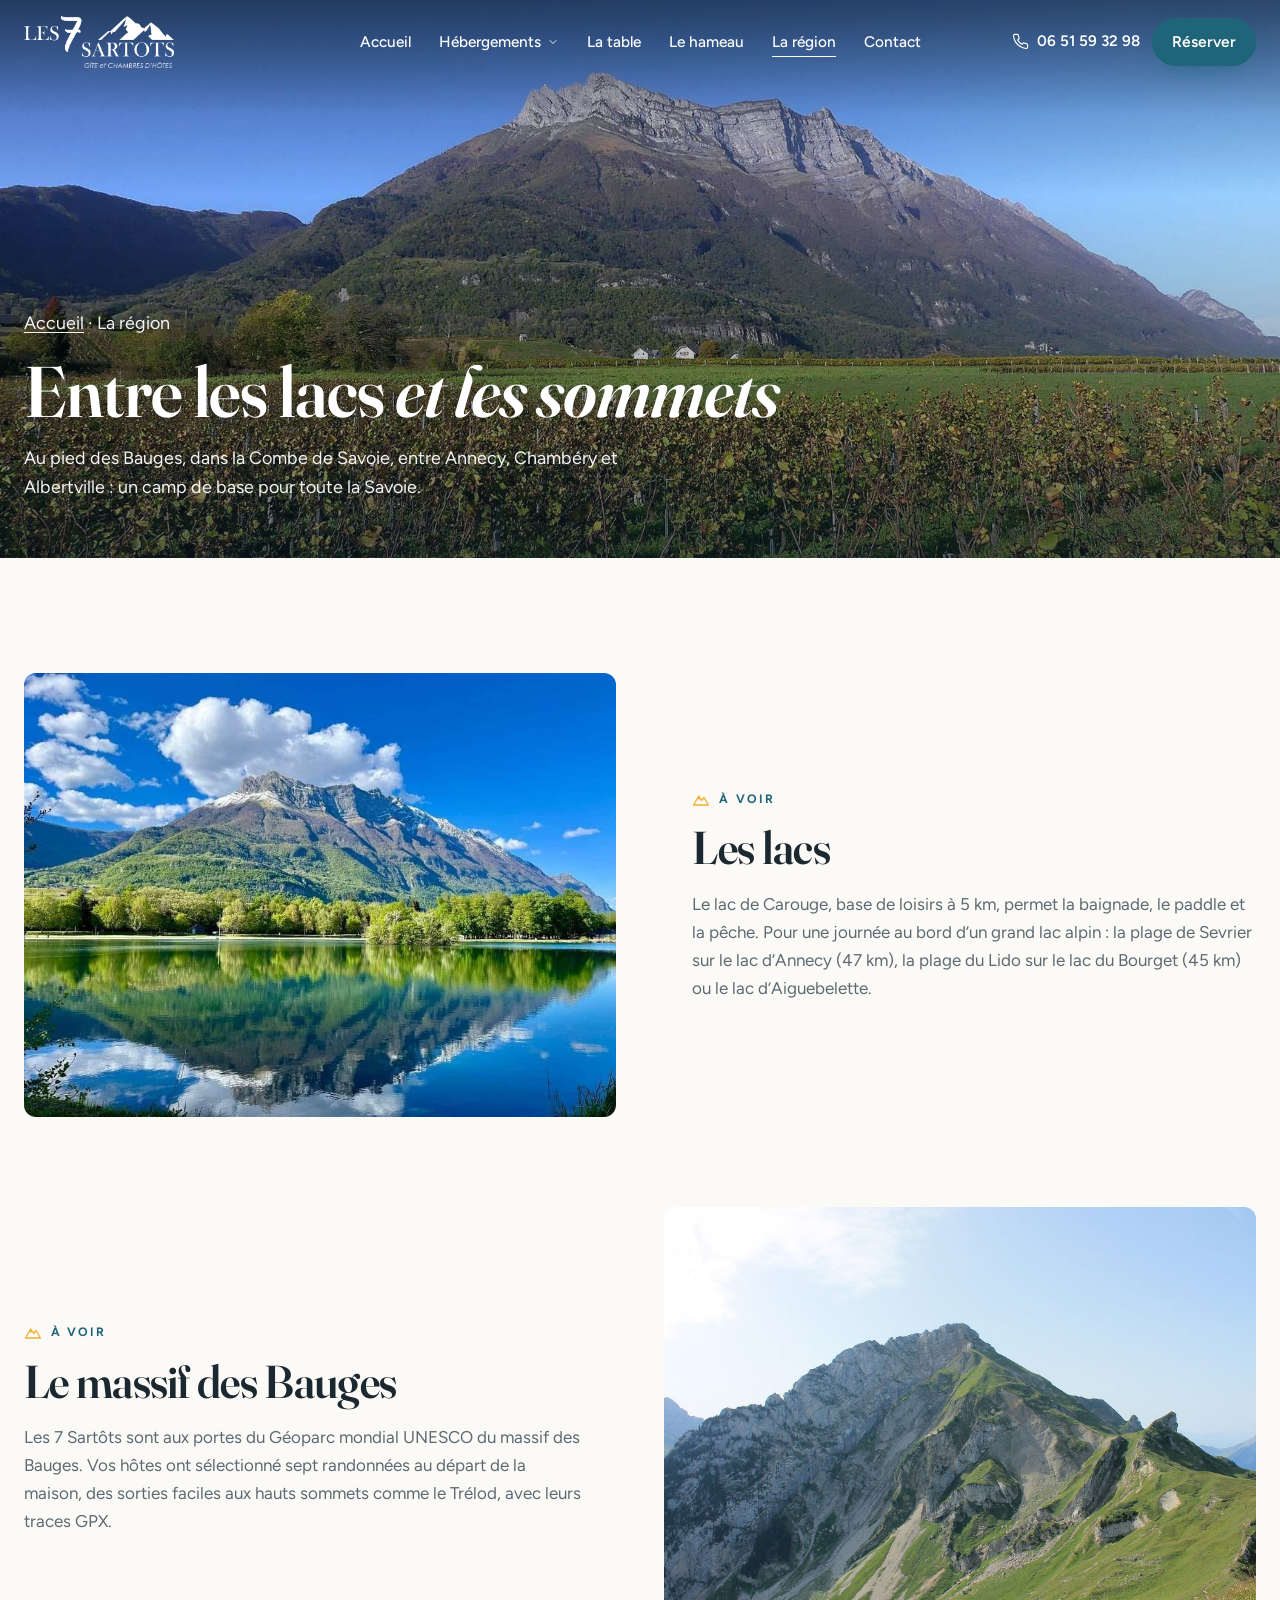
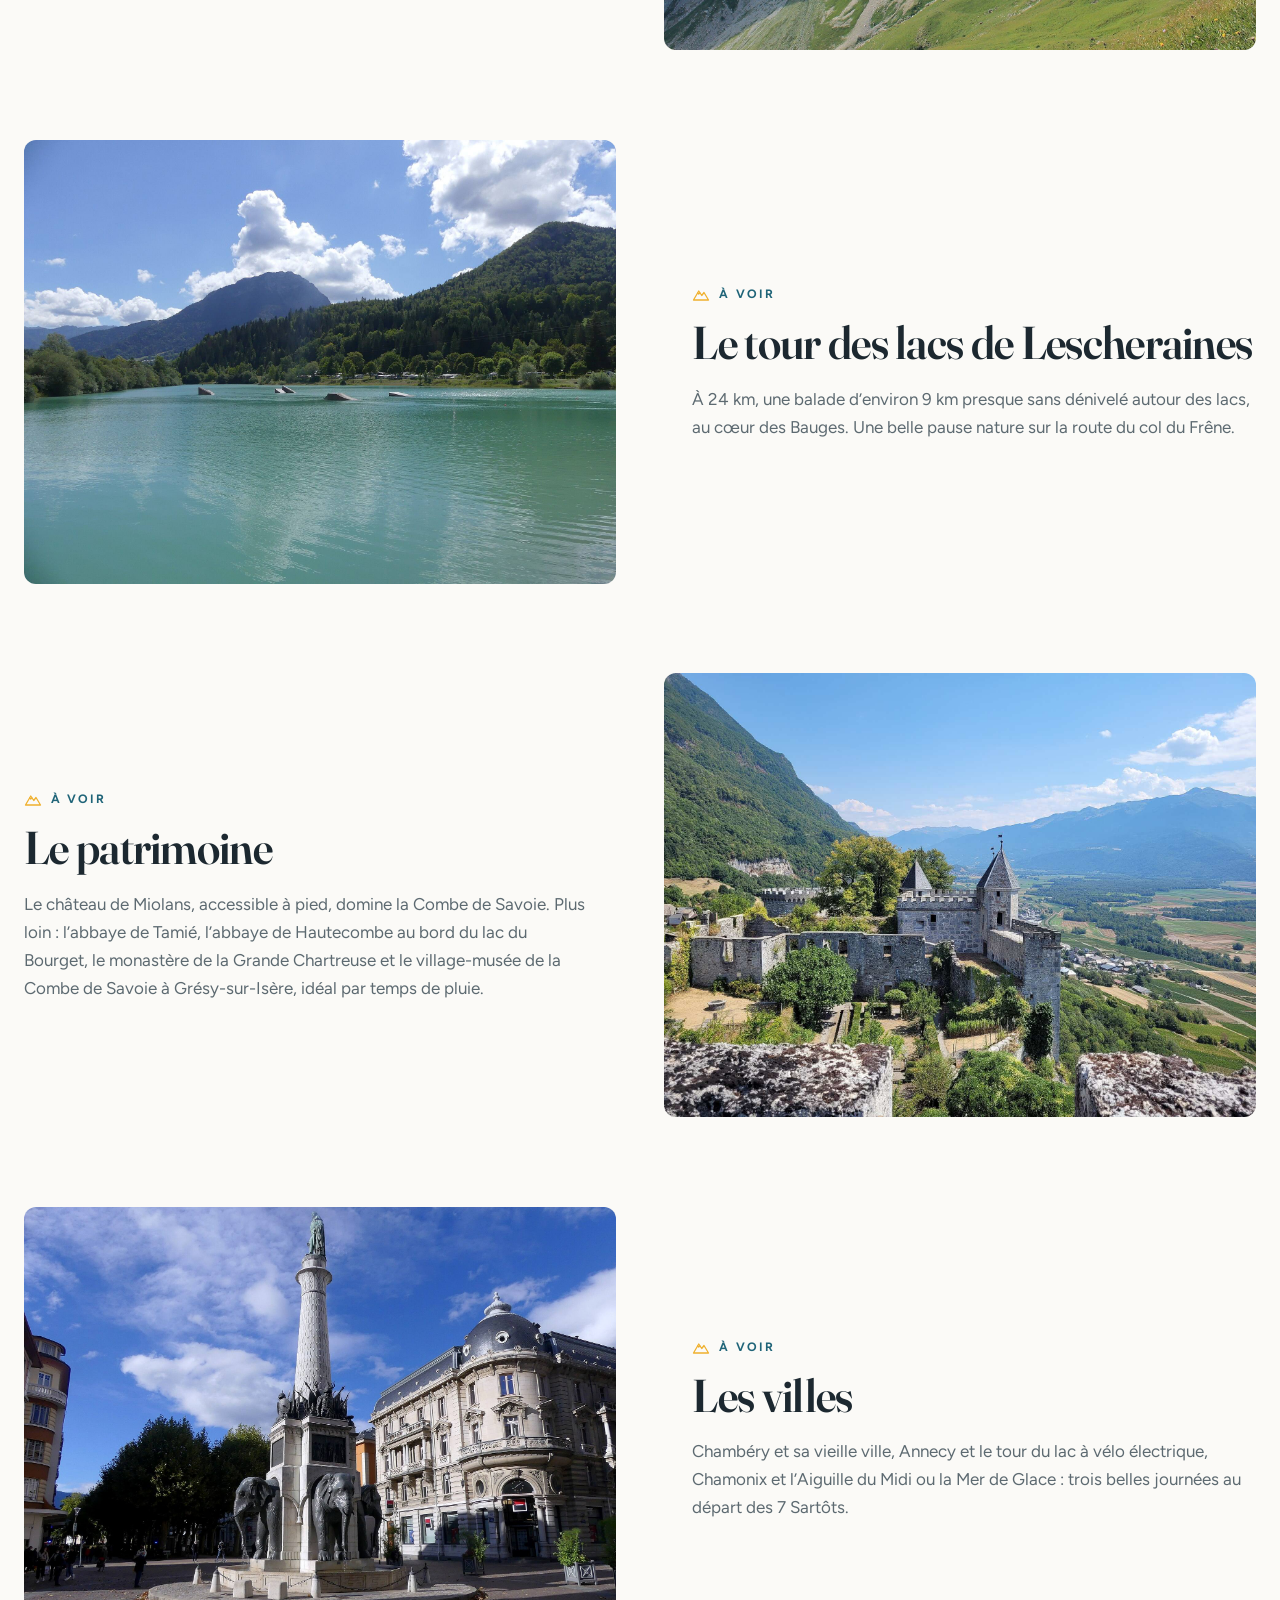
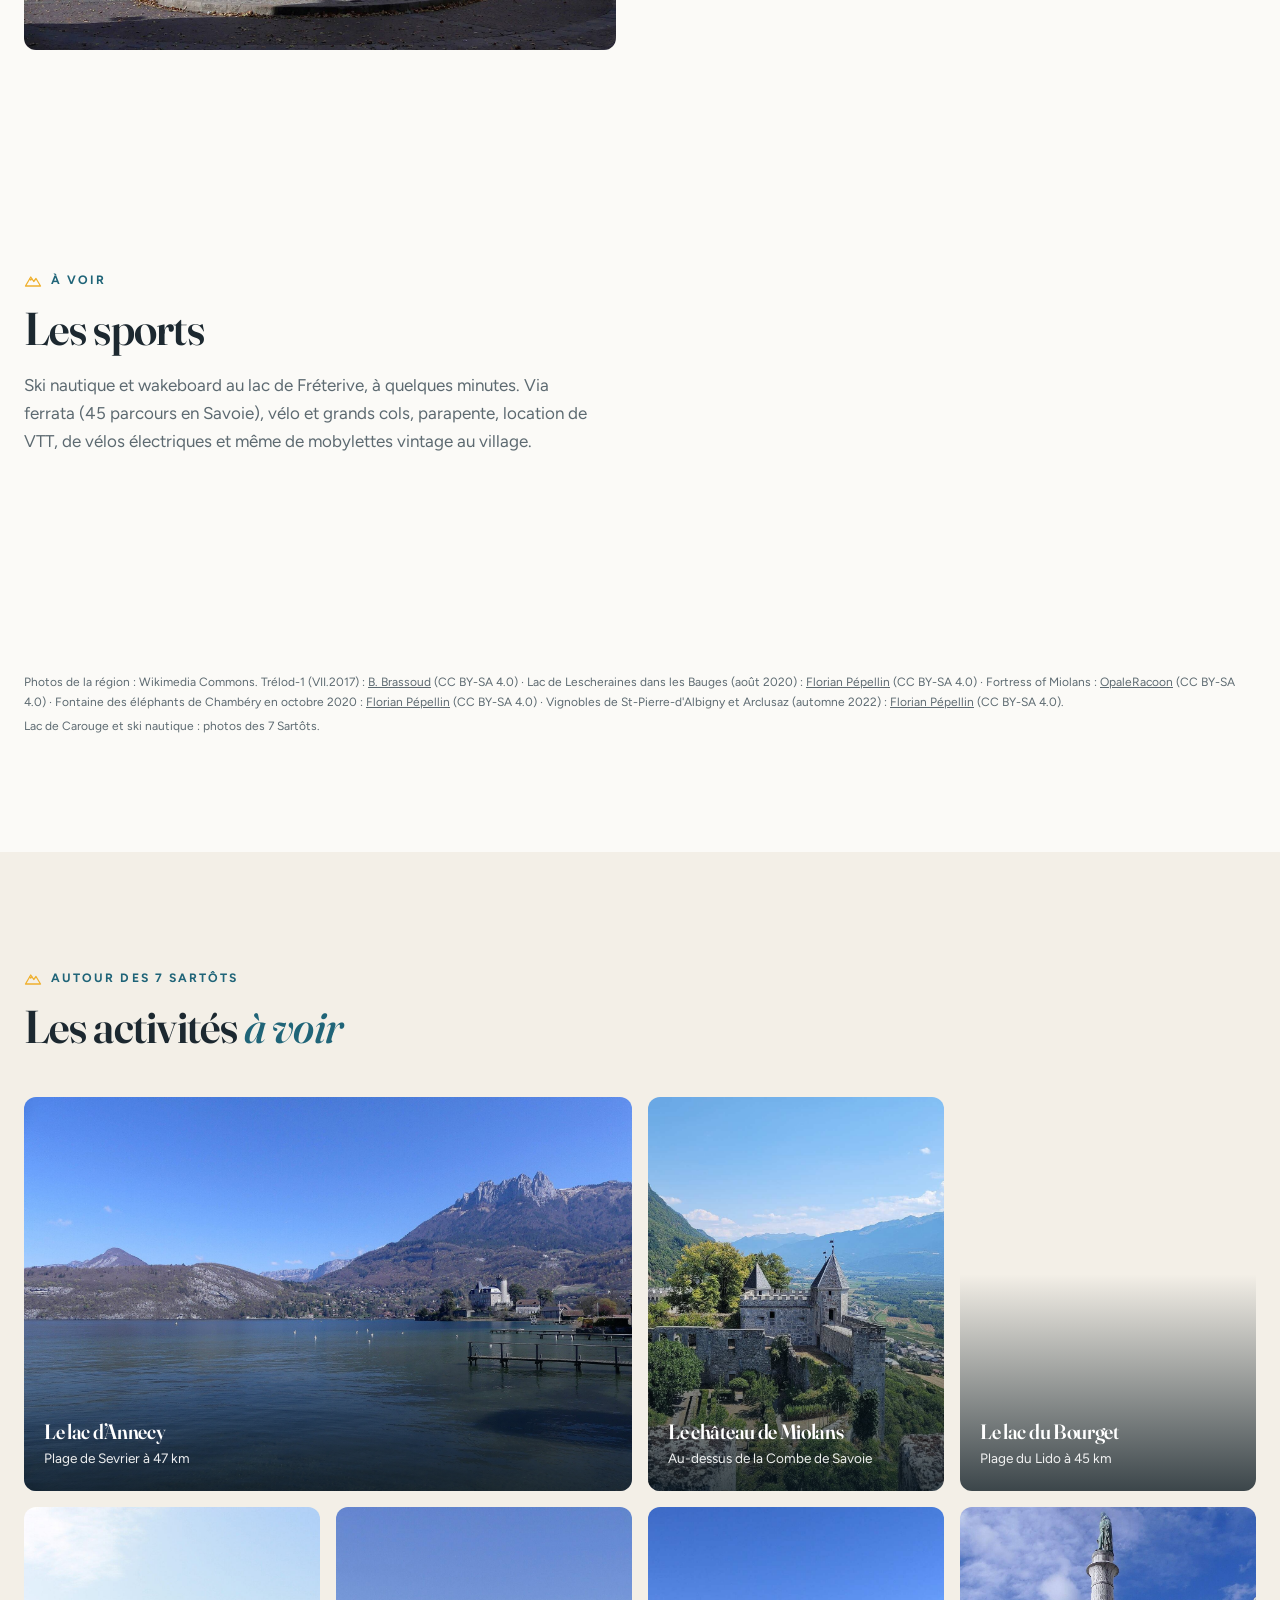
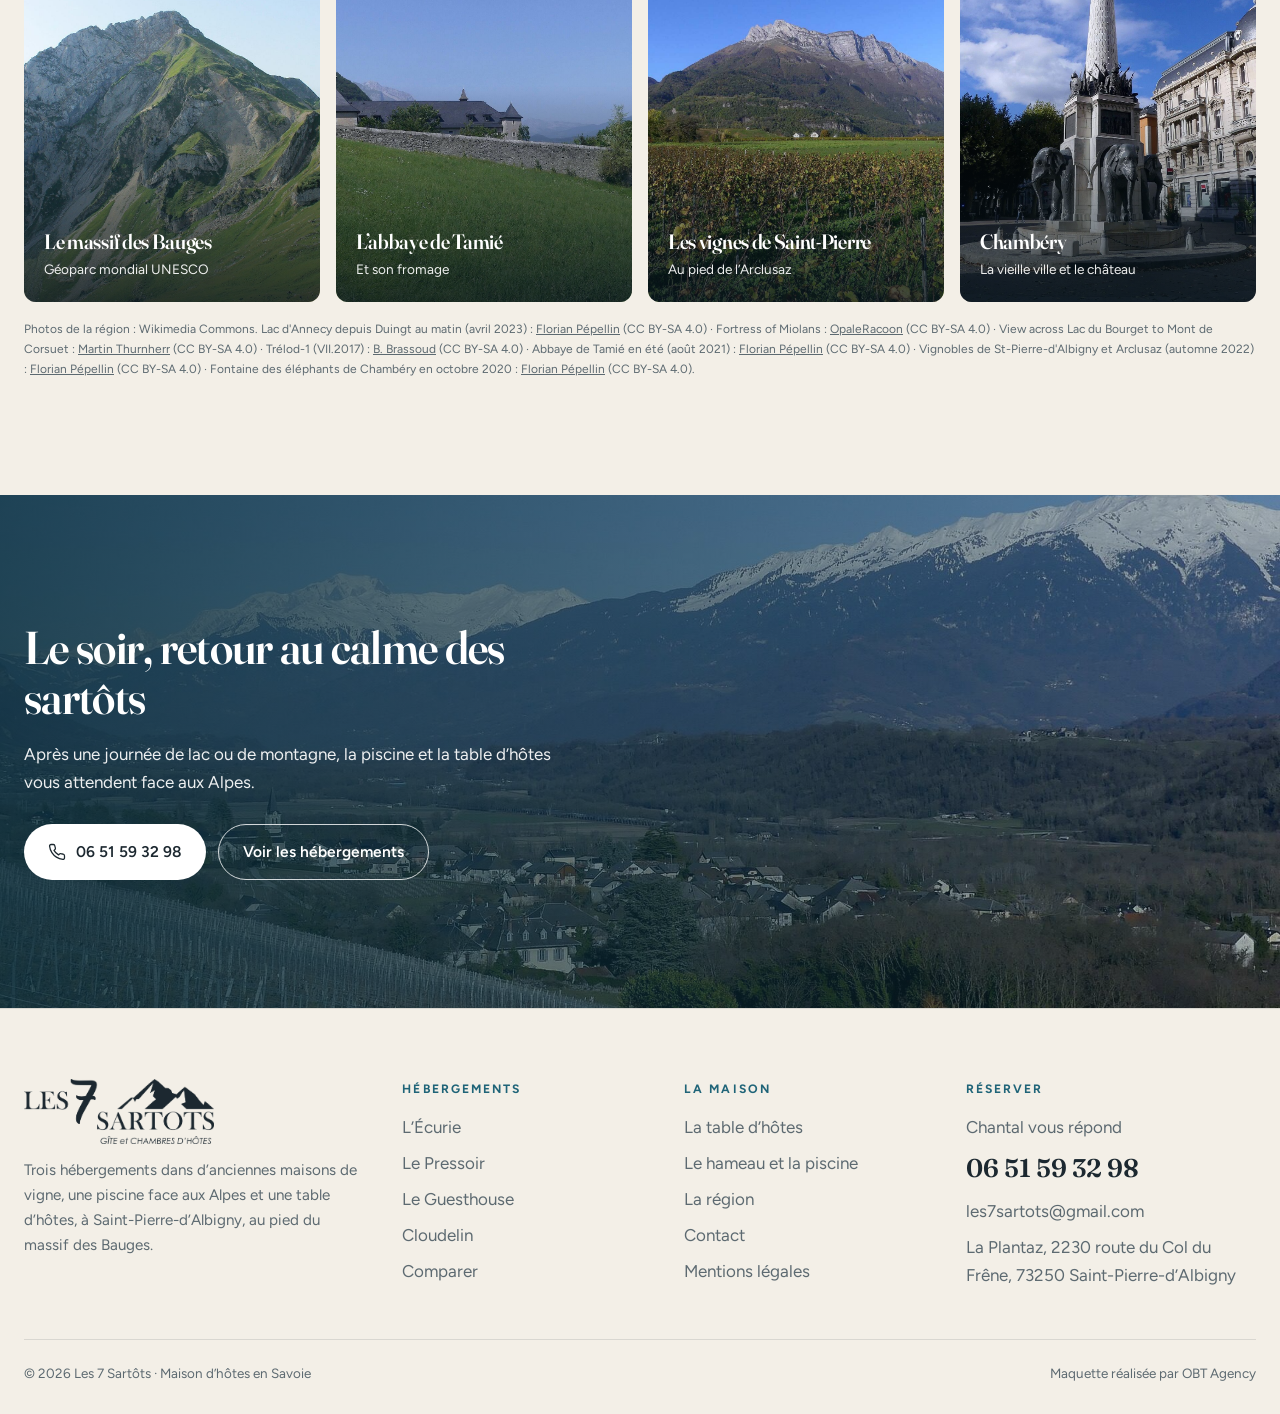
<file: la-region.html>
<!doctype html>
<html lang="fr">
<head>
<meta charset="utf-8">
<meta name="viewport" content="width=device-width, initial-scale=1">
<meta name="robots" content="noindex, nofollow">
<title>La région · Les 7 Sartôts, Saint-Pierre-d’Albigny</title>
<meta name="description" content="Autour des 7 Sartôts : les lacs d’Annecy et du Bourget, le massif des Bauges, le château de Miolans, Chambéry et les vignes de la Combe de Savoie.">
<link rel="preconnect" href="https://fonts.googleapis.com">
<link rel="preconnect" href="https://fonts.gstatic.com" crossorigin>
<link href="https://fonts.googleapis.com/css2?family=Figtree:wght@400;500;600;700&family=Fraunces:ital,opsz,wght@0,9..144,500;0,9..144,600;1,9..144,500&display=swap" rel="stylesheet">
<link rel="stylesheet" href="css/style.css">
</head>
<body data-page="region">
<header class="entete">
  <div class="conteneur barre">
    <a class="logo " href="index.html" aria-label="Les 7 Sartôts, accueil"><img class="blanc" src="images/logo-blanc.png" alt="Les 7 Sartôts, gîte et chambres d’hôtes" width="973" height="333"><img class="sombre" src="images/logo-sombre.png" alt="" width="973" height="333"></a>
    <ul class="menu">
      <li><a href="index.html">Accueil</a></li>
      <li><a class="ouvrir" href="hebergements.html">Hébergements <svg viewBox="0 0 24 24" fill="none" stroke="currentColor" stroke-width="1.7" stroke-linecap="round" stroke-linejoin="round" aria-hidden="true"><path d="m6 9 6 6 6-6"/></svg></a>
        <div class="sous-menu"><a href="l-ecurie.html"><img src="images/ecurie/terrasse.jpg" alt=""><span>L’Écurie<small>25 m² · 2 adultes</small></span></a><a href="le-pressoir.html"><img src="images/pressoir/chambre.jpg" alt=""><span>Le Pressoir<small>35 m² · 2 adultes</small></span></a><a href="le-guesthouse.html"><img src="images/guesthouse/facade.jpg" alt=""><span>Le Guesthouse<small>55 m² · 2 ou 3 adultes</small></span></a><a href="cloudelin.html"><img src="images/cloudelin/maison.jpg" alt=""><span>Cloudelin<small>90 m² · jusqu’à 7 personnes</small></span></a><a class="tous" href="hebergements.html">Comparer les hébergements</a></div></li>
      <li><a href="la-table.html">La table</a></li>
      <li><a href="le-hameau.html">Le hameau</a></li>
      <li><a href="la-region.html" class="actif">La région</a></li>
      <li><a href="contact.html">Contact</a></li>
    </ul>
    <div class="actions">
      <a class="tel-entete" href="tel:+33651593298"><svg viewBox="0 0 24 24" fill="none" stroke="currentColor" stroke-width="1.7" stroke-linecap="round" stroke-linejoin="round" aria-hidden="true"><path d="M22 16.9v3a2 2 0 0 1-2.2 2 19.8 19.8 0 0 1-8.6-3.1 19.5 19.5 0 0 1-6-6A19.8 19.8 0 0 1 2.1 4.2 2 2 0 0 1 4.1 2h3a2 2 0 0 1 2 1.7c.1 1 .4 1.9.7 2.8a2 2 0 0 1-.5 2.1L8 9.9a16 16 0 0 0 6 6l1.3-1.3a2 2 0 0 1 2.1-.4c.9.3 1.8.6 2.8.7a2 2 0 0 1 1.7 2z"/></svg><span>06 51 59 32 98</span></a>
      <a class="btn btn-plein" href="contact.html#reserver" data-obt-reserve>Réserver</a>
      <button class="burger" aria-label="Menu" aria-expanded="false"><span></span></button>
    </div>
  </div>
</header>
<main>
<section class="bandeau">
  <img src="images/region/vignoble-arclusaz.jpg" alt="Les vignes de Saint-Pierre-d’Albigny au pied de l’Arclusaz">
  <div class="conteneur">
    <p class="fil"><a href="index.html">Accueil</a> · La région</p>
    <h1>Entre les lacs <em>et les sommets</em></h1>
    <p>Au pied des Bauges, dans la Combe de Savoie, entre Annecy, Chambéry et Albertville : un camp de base pour toute la Savoie.</p>
  </div>
</section>
<section class="section">
  <div class="conteneur">
    <div class="duo bloc-region">
  <div data-reveal><img class="photo-region" src="images/region/carouge.jpg" alt="Les lacs" loading="lazy" decoding="async"></div>
  <div class="duo-texte" data-reveal><span class="surtitre"><svg viewBox="0 0 24 24" fill="none" stroke="currentColor" stroke-width="1.7" stroke-linecap="round" stroke-linejoin="round" aria-hidden="true"><path d="m2 20 7-12 4 6 3-4 6 10z"/><path d="m7.5 10.5 1.5 1.5 1.5-1.5"/></svg>À voir</span><h2>Les lacs</h2><p>Le lac de Carouge, base de loisirs à 5 km, permet la baignade, le paddle et la pêche. Pour une journée au bord d’un grand lac alpin : la plage de Sevrier sur le lac d’Annecy (47 km), la plage du Lido sur le lac du Bourget (45 km) ou le lac d’Aiguebelette.</p></div>
</div><div class="duo inverse bloc-region">
  <div data-reveal><img class="photo-region" src="images/region/trelod.jpg" alt="Le massif des Bauges" loading="lazy" decoding="async"></div>
  <div class="duo-texte" data-reveal><span class="surtitre"><svg viewBox="0 0 24 24" fill="none" stroke="currentColor" stroke-width="1.7" stroke-linecap="round" stroke-linejoin="round" aria-hidden="true"><path d="m2 20 7-12 4 6 3-4 6 10z"/><path d="m7.5 10.5 1.5 1.5 1.5-1.5"/></svg>À voir</span><h2>Le massif des Bauges</h2><p>Les 7 Sartôts sont aux portes du Géoparc mondial UNESCO du massif des Bauges. Vos hôtes ont sélectionné sept randonnées au départ de la maison, des sorties faciles aux hauts sommets comme le Trélod, avec leurs traces GPX.</p></div>
</div><div class="duo bloc-region">
  <div data-reveal><img class="photo-region" src="images/region/lescheraines.jpg" alt="Le tour des lacs de Lescheraines" loading="lazy" decoding="async"></div>
  <div class="duo-texte" data-reveal><span class="surtitre"><svg viewBox="0 0 24 24" fill="none" stroke="currentColor" stroke-width="1.7" stroke-linecap="round" stroke-linejoin="round" aria-hidden="true"><path d="m2 20 7-12 4 6 3-4 6 10z"/><path d="m7.5 10.5 1.5 1.5 1.5-1.5"/></svg>À voir</span><h2>Le tour des lacs de Lescheraines</h2><p>À 24 km, une balade d’environ 9 km presque sans dénivelé autour des lacs, au cœur des Bauges. Une belle pause nature sur la route du col du Frêne.</p></div>
</div><div class="duo inverse bloc-region">
  <div data-reveal><img class="photo-region" src="images/region/miolans.jpg" alt="Le patrimoine" loading="lazy" decoding="async"></div>
  <div class="duo-texte" data-reveal><span class="surtitre"><svg viewBox="0 0 24 24" fill="none" stroke="currentColor" stroke-width="1.7" stroke-linecap="round" stroke-linejoin="round" aria-hidden="true"><path d="m2 20 7-12 4 6 3-4 6 10z"/><path d="m7.5 10.5 1.5 1.5 1.5-1.5"/></svg>À voir</span><h2>Le patrimoine</h2><p>Le château de Miolans, accessible à pied, domine la Combe de Savoie. Plus loin : l’abbaye de Tamié, l’abbaye de Hautecombe au bord du lac du Bourget, le monastère de la Grande Chartreuse et le village-musée de la Combe de Savoie à Grésy-sur-Isère, idéal par temps de pluie.</p></div>
</div><div class="duo bloc-region">
  <div data-reveal><img class="photo-region" src="images/region/chambery.jpg" alt="Les villes" loading="lazy" decoding="async"></div>
  <div class="duo-texte" data-reveal><span class="surtitre"><svg viewBox="0 0 24 24" fill="none" stroke="currentColor" stroke-width="1.7" stroke-linecap="round" stroke-linejoin="round" aria-hidden="true"><path d="m2 20 7-12 4 6 3-4 6 10z"/><path d="m7.5 10.5 1.5 1.5 1.5-1.5"/></svg>À voir</span><h2>Les villes</h2><p>Chambéry et sa vieille ville, Annecy et le tour du lac à vélo électrique, Chamonix et l’Aiguille du Midi ou la Mer de Glace : trois belles journées au départ des 7 Sartôts.</p></div>
</div><div class="duo inverse bloc-region">
  <div data-reveal><img class="photo-region" src="images/region/ski-nautique.jpg" alt="Les sports" loading="lazy" decoding="async"></div>
  <div class="duo-texte" data-reveal><span class="surtitre"><svg viewBox="0 0 24 24" fill="none" stroke="currentColor" stroke-width="1.7" stroke-linecap="round" stroke-linejoin="round" aria-hidden="true"><path d="m2 20 7-12 4 6 3-4 6 10z"/><path d="m7.5 10.5 1.5 1.5 1.5-1.5"/></svg>À voir</span><h2>Les sports</h2><p>Ski nautique et wakeboard au lac de Fréterive, à quelques minutes. Via ferrata (45 parcours en Savoie), vélo et grands cols, parapente, location de VTT, de vélos électriques et même de mobylettes vintage au village.</p></div>
</div>
    <p class="credit">Photos de la région : Wikimedia Commons. Trélod-1 (VII.2017) : <a href="https://commons.wikimedia.org/wiki/File:Tr%C3%A9lod-1_(VII.2017).jpg" target="_blank" rel="noopener">B. Brassoud</a> (CC BY-SA 4.0) · Lac de Lescheraines dans les Bauges (août 2020) : <a href="https://commons.wikimedia.org/wiki/File:Lac_de_Lescheraines_dans_les_Bauges_(ao%C3%BBt_2020).JPG" target="_blank" rel="noopener">Florian Pépellin</a> (CC BY-SA 4.0) · Fortress of Miolans : <a href="https://commons.wikimedia.org/wiki/File:Fortress_of_Miolans.jpg" target="_blank" rel="noopener">OpaleRacoon</a> (CC BY-SA 4.0) · Fontaine des éléphants de Chambéry en octobre 2020 : <a href="https://commons.wikimedia.org/wiki/File:Fontaine_des_%C3%A9l%C3%A9phants_de_Chamb%C3%A9ry_en_octobre_2020.JPG" target="_blank" rel="noopener">Florian Pépellin</a> (CC BY-SA 4.0) · Vignobles de St-Pierre-d'Albigny et Arclusaz (automne 2022) : <a href="https://commons.wikimedia.org/wiki/File:Vignobles_de_St-Pierre-d%27Albigny_et_Arclusaz_(automne_2022).JPG" target="_blank" rel="noopener">Florian Pépellin</a> (CC BY-SA 4.0).</p>
    <p class="credit">Lac de Carouge et ski nautique : photos des 7 Sartôts.</p>
  </div>
</section>
<section class="section creme">
  <div class="conteneur">
    <div class="entete-section"><div><span class="surtitre"><svg viewBox="0 0 24 24" fill="none" stroke="currentColor" stroke-width="1.7" stroke-linecap="round" stroke-linejoin="round" aria-hidden="true"><path d="m2 20 7-12 4 6 3-4 6 10z"/><path d="m7.5 10.5 1.5 1.5 1.5-1.5"/></svg>Autour des 7 Sartôts</span><h2>Les activités <em class="it">à voir</em></h2></div></div>
    <div class="activites"><div class="activite large" data-reveal><img src="images/region/annecy.jpg" alt="Le lac d’Annecy" loading="lazy" decoding="async"><div class="txt"><h3>Le lac d’Annecy</h3><small>Plage de Sevrier à 47 km</small></div></div><div class="activite" data-reveal><img src="images/region/miolans.jpg" alt="Le château de Miolans" loading="lazy" decoding="async"><div class="txt"><h3>Le château de Miolans</h3><small>Au-dessus de la Combe de Savoie</small></div></div><div class="activite" data-reveal><img src="images/region/bourget.jpg" alt="Le lac du Bourget" loading="lazy" decoding="async"><div class="txt"><h3>Le lac du Bourget</h3><small>Plage du Lido à 45 km</small></div></div><div class="activite" data-reveal><img src="images/region/trelod.jpg" alt="Le massif des Bauges" loading="lazy" decoding="async"><div class="txt"><h3>Le massif des Bauges</h3><small>Géoparc mondial UNESCO</small></div></div><div class="activite" data-reveal><img src="images/region/tamie.jpg" alt="L’abbaye de Tamié" loading="lazy" decoding="async"><div class="txt"><h3>L’abbaye de Tamié</h3><small>Et son fromage</small></div></div><div class="activite" data-reveal><img src="images/region/vignoble-arclusaz.jpg" alt="Les vignes de Saint-Pierre" loading="lazy" decoding="async"><div class="txt"><h3>Les vignes de Saint-Pierre</h3><small>Au pied de l’Arclusaz</small></div></div><div class="activite" data-reveal><img src="images/region/chambery.jpg" alt="Chambéry" loading="lazy" decoding="async"><div class="txt"><h3>Chambéry</h3><small>La vieille ville et le château</small></div></div></div>
    <p class="credit">Photos de la région : Wikimedia Commons. Lac d'Annecy depuis Duingt au matin (avril 2023) : <a href="https://commons.wikimedia.org/wiki/File:Lac_d%27Annecy_depuis_Duingt_au_matin_(avril_2023).JPG" target="_blank" rel="noopener">Florian Pépellin</a> (CC BY-SA 4.0) · Fortress of Miolans : <a href="https://commons.wikimedia.org/wiki/File:Fortress_of_Miolans.jpg" target="_blank" rel="noopener">OpaleRacoon</a> (CC BY-SA 4.0) · View across Lac du Bourget to Mont de Corsuet : <a href="https://commons.wikimedia.org/wiki/File:View_across_Lac_du_Bourget_to_Mont_de_Corsuet.jpg" target="_blank" rel="noopener">Martin Thurnherr</a> (CC BY-SA 4.0) · Trélod-1 (VII.2017) : <a href="https://commons.wikimedia.org/wiki/File:Tr%C3%A9lod-1_(VII.2017).jpg" target="_blank" rel="noopener">B. Brassoud</a> (CC BY-SA 4.0) · Abbaye de Tamié en été (août 2021) : <a href="https://commons.wikimedia.org/wiki/File:Abbaye_de_Tami%C3%A9_en_%C3%A9t%C3%A9_(ao%C3%BBt_2021).JPG" target="_blank" rel="noopener">Florian Pépellin</a> (CC BY-SA 4.0) · Vignobles de St-Pierre-d'Albigny et Arclusaz (automne 2022) : <a href="https://commons.wikimedia.org/wiki/File:Vignobles_de_St-Pierre-d%27Albigny_et_Arclusaz_(automne_2022).JPG" target="_blank" rel="noopener">Florian Pépellin</a> (CC BY-SA 4.0) · Fontaine des éléphants de Chambéry en octobre 2020 : <a href="https://commons.wikimedia.org/wiki/File:Fontaine_des_%C3%A9l%C3%A9phants_de_Chamb%C3%A9ry_en_octobre_2020.JPG" target="_blank" rel="noopener">Florian Pépellin</a> (CC BY-SA 4.0).</p>
  </div>
</section>
<section class="appel">
  <img src="images/region/combe-de-savoie.jpg" alt="" loading="lazy" decoding="async">
  <div class="conteneur">
    <h2>Le soir, retour au calme des sartôts</h2>
    <p>Après une journée de lac ou de montagne, la piscine et la table d’hôtes vous attendent face aux Alpes.</p>
    <div class="boutons"><a class="btn btn-blanc" href="tel:+33651593298"><svg viewBox="0 0 24 24" fill="none" stroke="currentColor" stroke-width="1.7" stroke-linecap="round" stroke-linejoin="round" aria-hidden="true"><path d="M22 16.9v3a2 2 0 0 1-2.2 2 19.8 19.8 0 0 1-8.6-3.1 19.5 19.5 0 0 1-6-6A19.8 19.8 0 0 1 2.1 4.2 2 2 0 0 1 4.1 2h3a2 2 0 0 1 2 1.7c.1 1 .4 1.9.7 2.8a2 2 0 0 1-.5 2.1L8 9.9a16 16 0 0 0 6 6l1.3-1.3a2 2 0 0 1 2.1-.4c.9.3 1.8.6 2.8.7a2 2 0 0 1 1.7 2z"/></svg> 06 51 59 32 98</a><a class="btn btn-contour-blanc" href="hebergements.html">Voir les hébergements</a></div>
  </div>
</section>
</main>
<footer class="pied">
  <div class="conteneur">
    <div class="grille">
      <div>
        <a class="logo-pied" href="index.html"><img src="images/logo-sombre.png" alt="Les 7 Sartôts" width="973" height="333"></a>
        <p>Trois hébergements dans d’anciennes maisons de vigne, une piscine face aux Alpes et une table d’hôtes, à Saint-Pierre-d’Albigny, au pied du massif des Bauges.</p>
      </div>
      <div><h4>Hébergements</h4><ul><li><a href="l-ecurie.html">L’Écurie</a></li><li><a href="le-pressoir.html">Le Pressoir</a></li><li><a href="le-guesthouse.html">Le Guesthouse</a></li><li><a href="cloudelin.html">Cloudelin</a></li><li><a href="hebergements.html">Comparer</a></li></ul></div>
      <div><h4>La maison</h4><ul><li><a href="la-table.html">La table d’hôtes</a></li><li><a href="le-hameau.html">Le hameau et la piscine</a></li><li><a href="la-region.html">La région</a></li><li><a href="contact.html">Contact</a></li><li><a href="mentions-legales.html">Mentions légales</a></li></ul></div>
      <div><h4>Réserver</h4><ul><li>Chantal vous répond<a class="tel-pied" href="tel:+33651593298">06 51 59 32 98</a></li><li><a href="mailto:les7sartots@gmail.com">les7sartots@gmail.com</a></li><li>La Plantaz, 2230 route du Col du Frêne, 73250 Saint-Pierre-d’Albigny</li></ul></div>
    </div>
    <div class="bas"><span>© 2026 Les 7 Sartôts · Maison d’hôtes en Savoie</span><span>Maquette réalisée par OBT Agency</span></div>
  </div>
</footer>
<nav class="barre-mobile" aria-label="Contact rapide">
  <a class="appeler" href="tel:+33651593298"><svg viewBox="0 0 24 24" fill="none" stroke="currentColor" stroke-width="1.7" stroke-linecap="round" stroke-linejoin="round" aria-hidden="true"><path d="M22 16.9v3a2 2 0 0 1-2.2 2 19.8 19.8 0 0 1-8.6-3.1 19.5 19.5 0 0 1-6-6A19.8 19.8 0 0 1 2.1 4.2 2 2 0 0 1 4.1 2h3a2 2 0 0 1 2 1.7c.1 1 .4 1.9.7 2.8a2 2 0 0 1-.5 2.1L8 9.9a16 16 0 0 0 6 6l1.3-1.3a2 2 0 0 1 2.1-.4c.9.3 1.8.6 2.8.7a2 2 0 0 1 1.7 2z"/></svg> Appeler</a>
  <a href="contact.html#reserver" data-obt-reserve><svg viewBox="0 0 24 24" fill="none" stroke="currentColor" stroke-width="1.7" stroke-linecap="round" stroke-linejoin="round" aria-hidden="true"><rect x="3" y="5" width="18" height="16" rx="2"/><path d="M3 10h18M8 3v4M16 3v4M8 14h2M14 14h2M8 17h2"/></svg> Réserver</a>
</nav>
<script src="js/site.js"></script>
<div data-obt-booking data-obt-key="demo-les-7-sartots" data-obt-api="https://demo-sartots.obt.invalid" data-obt-form-key="demo" data-obt-form-endpoint="https://demo-sartots.obt.invalid/envoi" data-obt-subject="Demande de réservation aux 7 Sartôts"></div>
<script src="js/obt-demo.js"></script>
<script src="https://obt-gestion.com/blocks/obt-booking.js" defer></script>
</body>
</html>
</file>
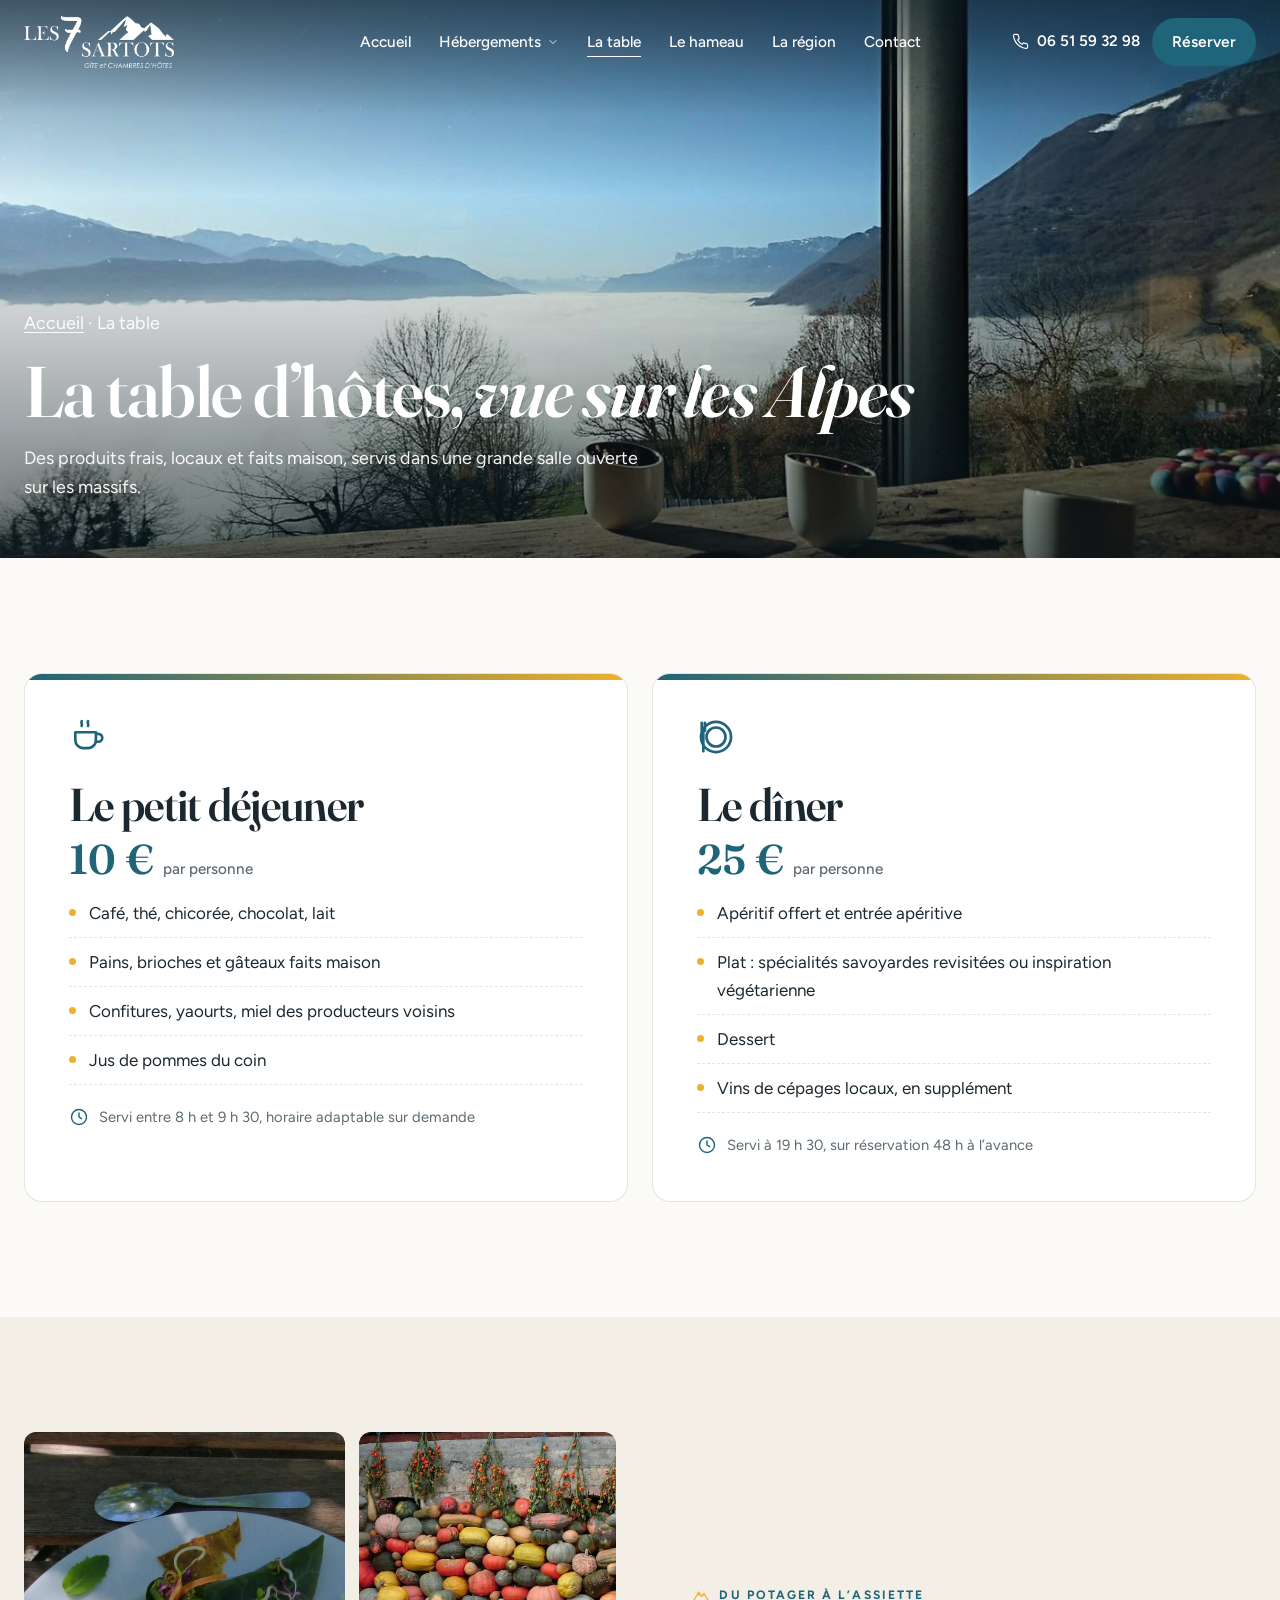
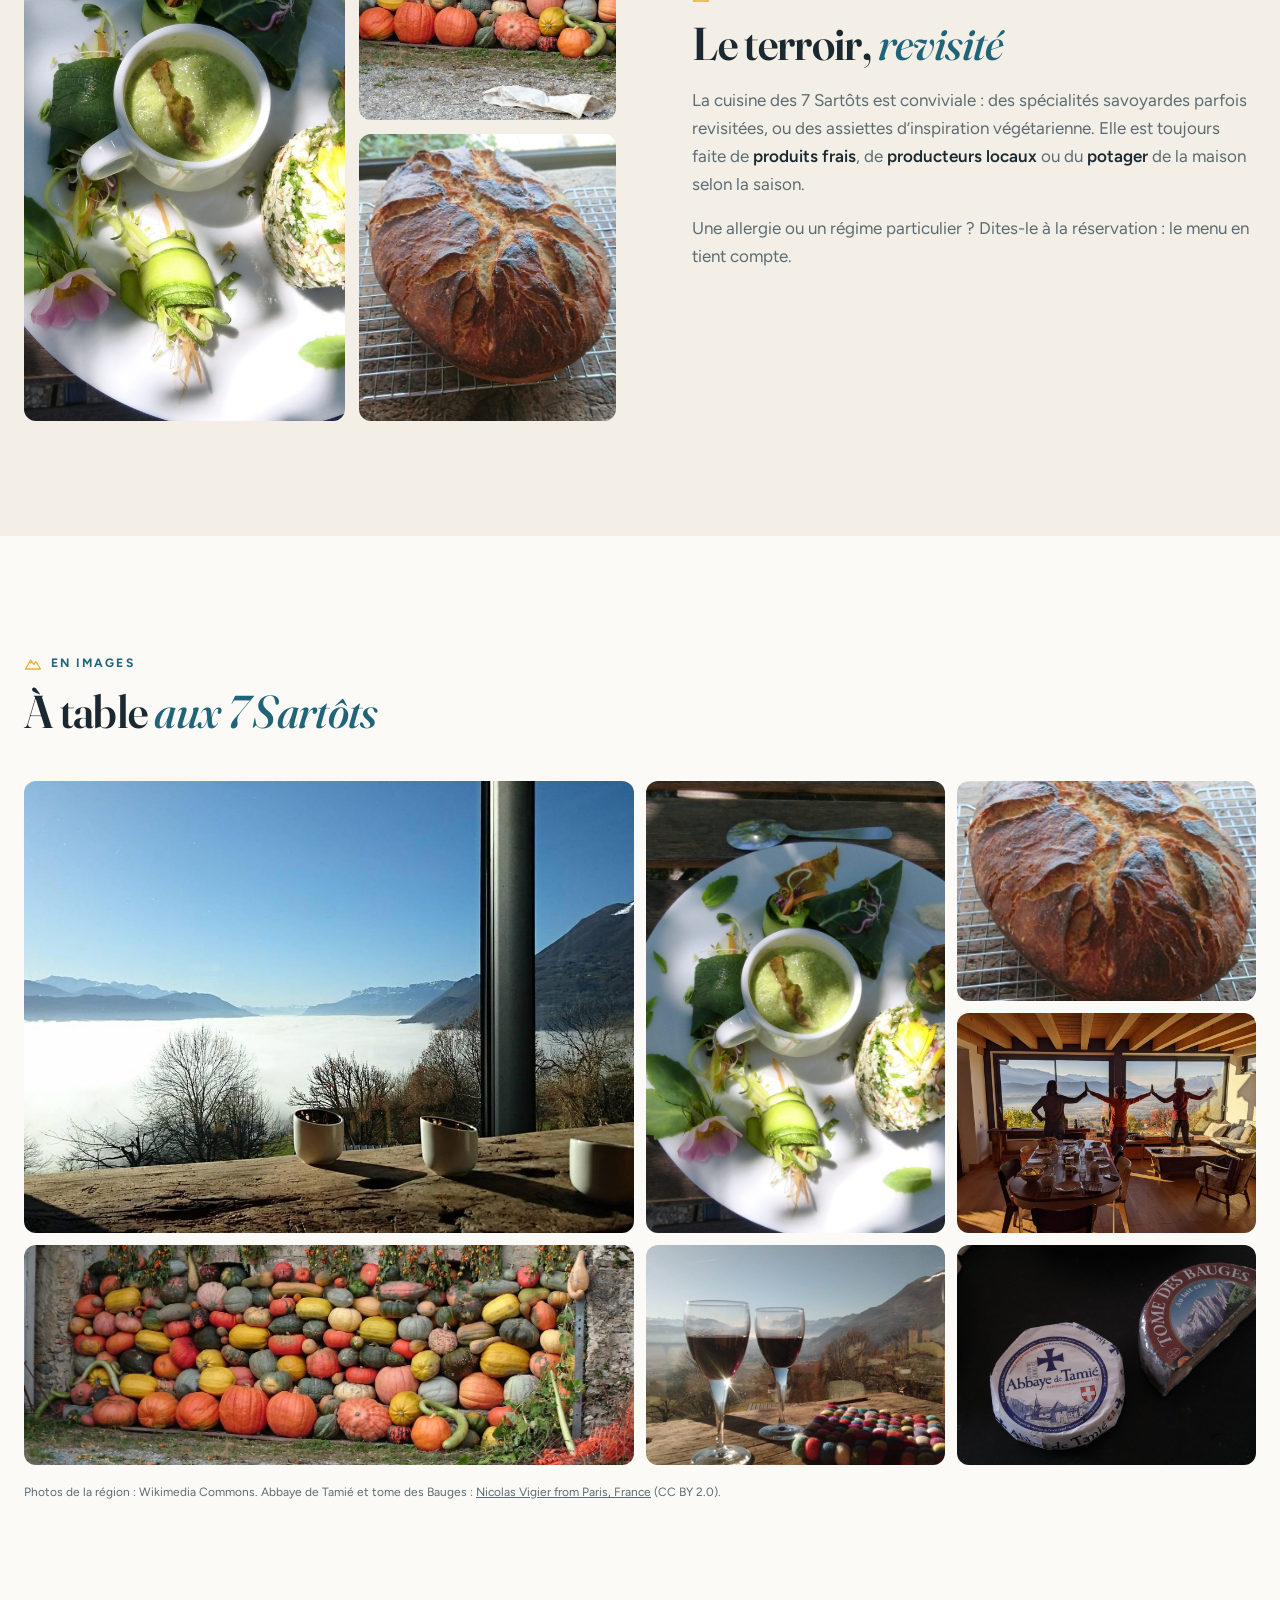
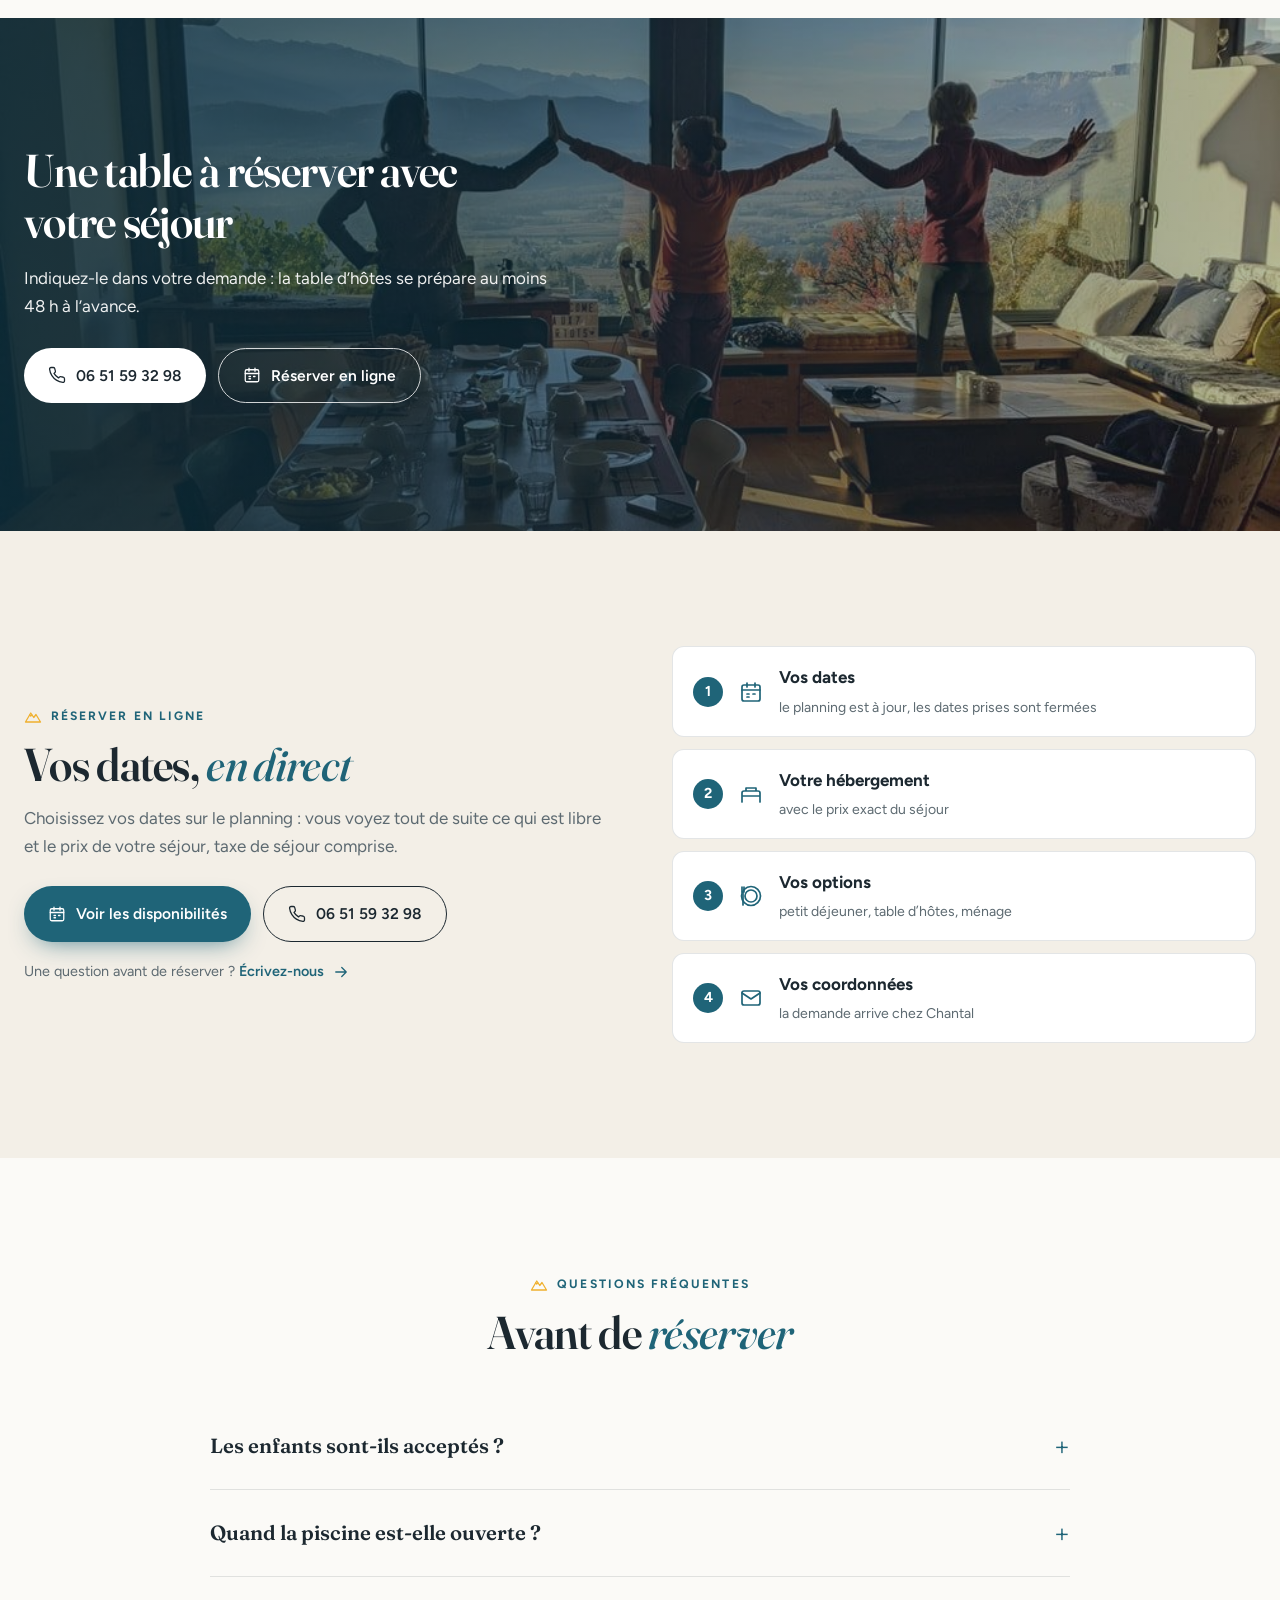
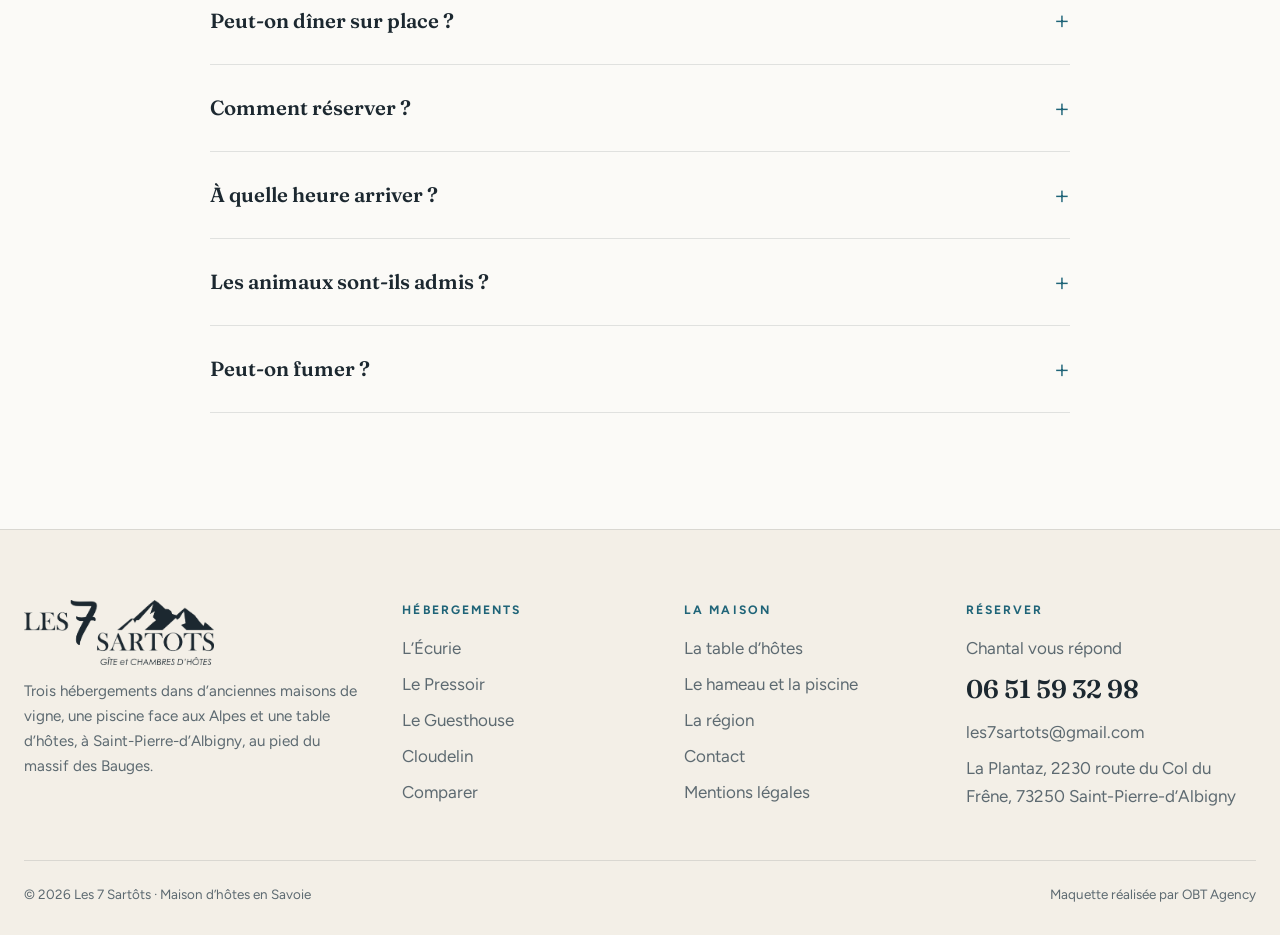
<file: la-table.html>
<!doctype html>
<html lang="fr">
<head>
<meta charset="utf-8">
<meta name="viewport" content="width=device-width, initial-scale=1">
<meta name="robots" content="noindex, nofollow">
<title>La table d’hôtes · Les 7 Sartôts</title>
<meta name="description" content="Petits déjeuners maison et dîners à la table d’hôtes des 7 Sartôts, avec vue panoramique sur les Alpes : produits locaux, de saison et du potager.">
<link rel="preconnect" href="https://fonts.googleapis.com">
<link rel="preconnect" href="https://fonts.gstatic.com" crossorigin>
<link href="https://fonts.googleapis.com/css2?family=Figtree:wght@400;500;600;700&family=Fraunces:ital,opsz,wght@0,9..144,500;0,9..144,600;1,9..144,500&display=swap" rel="stylesheet">
<link rel="stylesheet" href="css/style.css">
</head>
<body data-page="table">
<header class="entete">
  <div class="conteneur barre">
    <a class="logo " href="index.html" aria-label="Les 7 Sartôts, accueil"><img class="blanc" src="images/logo-blanc.png" alt="Les 7 Sartôts, gîte et chambres d’hôtes" width="973" height="333"><img class="sombre" src="images/logo-sombre.png" alt="" width="973" height="333"></a>
    <ul class="menu">
      <li><a href="index.html">Accueil</a></li>
      <li><a class="ouvrir" href="hebergements.html">Hébergements <svg viewBox="0 0 24 24" fill="none" stroke="currentColor" stroke-width="1.7" stroke-linecap="round" stroke-linejoin="round" aria-hidden="true"><path d="m6 9 6 6 6-6"/></svg></a>
        <div class="sous-menu"><a href="l-ecurie.html"><img src="images/ecurie/terrasse.jpg" alt=""><span>L’Écurie<small>25 m² · 2 adultes</small></span></a><a href="le-pressoir.html"><img src="images/pressoir/chambre.jpg" alt=""><span>Le Pressoir<small>35 m² · 2 adultes</small></span></a><a href="le-guesthouse.html"><img src="images/guesthouse/facade.jpg" alt=""><span>Le Guesthouse<small>55 m² · 2 ou 3 adultes</small></span></a><a href="cloudelin.html"><img src="images/cloudelin/maison.jpg" alt=""><span>Cloudelin<small>90 m² · jusqu’à 7 personnes</small></span></a><a class="tous" href="hebergements.html">Comparer les hébergements</a></div></li>
      <li><a href="la-table.html" class="actif">La table</a></li>
      <li><a href="le-hameau.html">Le hameau</a></li>
      <li><a href="la-region.html">La région</a></li>
      <li><a href="contact.html">Contact</a></li>
    </ul>
    <div class="actions">
      <a class="tel-entete" href="tel:+33651593298"><svg viewBox="0 0 24 24" fill="none" stroke="currentColor" stroke-width="1.7" stroke-linecap="round" stroke-linejoin="round" aria-hidden="true"><path d="M22 16.9v3a2 2 0 0 1-2.2 2 19.8 19.8 0 0 1-8.6-3.1 19.5 19.5 0 0 1-6-6A19.8 19.8 0 0 1 2.1 4.2 2 2 0 0 1 4.1 2h3a2 2 0 0 1 2 1.7c.1 1 .4 1.9.7 2.8a2 2 0 0 1-.5 2.1L8 9.9a16 16 0 0 0 6 6l1.3-1.3a2 2 0 0 1 2.1-.4c.9.3 1.8.6 2.8.7a2 2 0 0 1 1.7 2z"/></svg><span>06 51 59 32 98</span></a>
      <a class="btn btn-plein" href="contact.html#reserver" data-obt-reserve>Réserver</a>
      <button class="burger" aria-label="Menu" aria-expanded="false"><span></span></button>
    </div>
  </div>
</header>
<main>
<section class="bandeau">
  <img src="images/table/vue-table.jpg" alt="Le café du matin face à la mer de nuages">
  <div class="conteneur">
    <p class="fil"><a href="index.html">Accueil</a> · La table</p>
    <h1>La table d’hôtes, <em>vue sur les Alpes</em></h1>
    <p>Des produits frais, locaux et faits maison, servis dans une grande salle ouverte sur les massifs.</p>
  </div>
</section>

<section class="section">
  <div class="conteneur carte-repas">
    <article class="ardoise" data-reveal>
      <svg viewBox="0 0 24 24" fill="none" stroke="currentColor" stroke-width="1.7" stroke-linecap="round" stroke-linejoin="round" aria-hidden="true"><path d="M4 9h13v5a5 5 0 0 1-5 5H9a5 5 0 0 1-5-5zM17 10h1.5a2.5 2.5 0 0 1 0 5H17M8 2c-.7 1 .7 2 0 3M12 2c-.7 1 .7 2 0 3"/></svg>
      <h2>Le petit déjeuner</h2>
      <p class="prix">10 € <small>par personne</small></p>
      <ul>
        <li>Café, thé, chicorée, chocolat, lait</li>
        <li>Pains, brioches et gâteaux faits maison</li>
        <li>Confitures, yaourts, miel des producteurs voisins</li>
        <li>Jus de pommes du coin</li>
      </ul>
      <p class="horaire"><svg viewBox="0 0 24 24" fill="none" stroke="currentColor" stroke-width="1.7" stroke-linecap="round" stroke-linejoin="round" aria-hidden="true"><circle cx="12" cy="12" r="9"/><path d="M12 7v5l3 2"/></svg> Servi entre 8 h et 9 h 30, horaire adaptable sur demande</p>
    </article>
    <article class="ardoise" data-reveal>
      <svg viewBox="0 0 24 24" fill="none" stroke="currentColor" stroke-width="1.7" stroke-linecap="round" stroke-linejoin="round" aria-hidden="true"><circle cx="12" cy="12" r="6"/><circle cx="12" cy="12" r="9.5"/><path d="M3 3v5M5 3v5M4 8v13"/></svg>
      <h2>Le dîner</h2>
      <p class="prix">25 € <small>par personne</small></p>
      <ul>
        <li>Apéritif offert et entrée apéritive</li>
        <li>Plat : spécialités savoyardes revisitées ou inspiration végétarienne</li>
        <li>Dessert</li>
        <li>Vins de cépages locaux, en supplément</li>
      </ul>
      <p class="horaire"><svg viewBox="0 0 24 24" fill="none" stroke="currentColor" stroke-width="1.7" stroke-linecap="round" stroke-linejoin="round" aria-hidden="true"><circle cx="12" cy="12" r="9"/><path d="M12 7v5l3 2"/></svg> Servi à 19 h 30, sur réservation 48 h à l’avance</p>
    </article>
  </div>
</section>

<section class="section creme">
  <div class="conteneur duo">
    <div class="duo-photos" data-reveal><img src="images/table/assiette.jpg" alt="Une assiette de saison" loading="lazy" decoding="async"><img src="images/table/courges.jpg" alt="La récolte de courges" loading="lazy" decoding="async"><img src="images/table/pain.jpg" alt="Le pain du matin" loading="lazy" decoding="async"></div>
    <div class="duo-texte" data-reveal>
      <span class="surtitre"><svg viewBox="0 0 24 24" fill="none" stroke="currentColor" stroke-width="1.7" stroke-linecap="round" stroke-linejoin="round" aria-hidden="true"><path d="m2 20 7-12 4 6 3-4 6 10z"/><path d="m7.5 10.5 1.5 1.5 1.5-1.5"/></svg>Du potager à l’assiette</span>
      <h2>Le terroir, <em class="it">revisité</em></h2>
      <p>La cuisine des 7 Sartôts est conviviale : des spécialités savoyardes parfois revisitées, ou des assiettes d’inspiration végétarienne. Elle est toujours faite de <strong>produits frais</strong>, de <strong>producteurs locaux</strong> ou du <strong>potager</strong> de la maison selon la saison.</p>
      <p>Une allergie ou un régime particulier ? Dites-le à la réservation : le menu en tient compte.</p>
    </div>
  </div>
</section>

<section class="section">
  <div class="conteneur">
    <div class="entete-section"><div><span class="surtitre"><svg viewBox="0 0 24 24" fill="none" stroke="currentColor" stroke-width="1.7" stroke-linecap="round" stroke-linejoin="round" aria-hidden="true"><path d="m2 20 7-12 4 6 3-4 6 10z"/><path d="m7.5 10.5 1.5 1.5 1.5-1.5"/></svg>En images</span><h2>À table <em class="it">aux 7 Sartôts</em></h2></div></div>
    <div class="mosaique" data-reveal><button class="grand" data-galerie="images/table/vue-table.jpg" data-legende="Le café face à la mer de nuages" aria-label="Agrandir : Le café face à la mer de nuages"><img src="images/table/vue-table.jpg" alt="Le café face à la mer de nuages" loading="lazy" decoding="async"><span>Le café face à la mer de nuages</span></button><button class="haut" data-galerie="images/table/assiette.jpg" data-legende="Une assiette végétale" aria-label="Agrandir : Une assiette végétale"><img src="images/table/assiette.jpg" alt="Une assiette végétale" loading="lazy" decoding="async"><span>Une assiette végétale</span></button><button class="" data-galerie="images/table/pain.jpg" data-legende="Le pain maison" aria-label="Agrandir : Le pain maison"><img src="images/table/pain.jpg" alt="Le pain maison" loading="lazy" decoding="async"><span>Le pain maison</span></button><button class="" data-galerie="images/table/convives.jpg" data-legende="Des hôtes devant la vue" aria-label="Agrandir : Des hôtes devant la vue"><img src="images/table/convives.jpg" alt="Des hôtes devant la vue" loading="lazy" decoding="async"><span>Des hôtes devant la vue</span></button><button class="large" data-galerie="images/table/courges.jpg" data-legende="Les courges du potager" aria-label="Agrandir : Les courges du potager"><img src="images/table/courges.jpg" alt="Les courges du potager" loading="lazy" decoding="async"><span>Les courges du potager</span></button><button class="" data-galerie="images/table/vin.jpg" data-legende="Les vins de Savoie" aria-label="Agrandir : Les vins de Savoie"><img src="images/table/vin.jpg" alt="Les vins de Savoie" loading="lazy" decoding="async"><span>Les vins de Savoie</span></button><button class="" data-galerie="images/region/fromages.jpg" data-legende="Tamié et tome des Bauges" aria-label="Agrandir : Tamié et tome des Bauges"><img src="images/region/fromages.jpg" alt="Tamié et tome des Bauges" loading="lazy" decoding="async"><span>Tamié et tome des Bauges</span></button></div>
    <p class="credit">Photos de la région : Wikimedia Commons. Abbaye de Tamié et tome des Bauges : <a href="https://commons.wikimedia.org/wiki/File:Abbaye_de_Tami%C3%A9_et_tome_des_Bauges.jpg" target="_blank" rel="noopener">Nicolas Vigier from Paris, France</a> (CC BY 2.0).</p>
  </div>
</section>

<section class="appel">
  <img src="images/table/convives.jpg" alt="" loading="lazy" decoding="async">
  <div class="conteneur">
    <h2>Une table à réserver avec votre séjour</h2>
    <p>Indiquez-le dans votre demande : la table d’hôtes se prépare au moins 48 h à l’avance.</p>
    <div class="boutons"><a class="btn btn-blanc" href="tel:+33651593298"><svg viewBox="0 0 24 24" fill="none" stroke="currentColor" stroke-width="1.7" stroke-linecap="round" stroke-linejoin="round" aria-hidden="true"><path d="M22 16.9v3a2 2 0 0 1-2.2 2 19.8 19.8 0 0 1-8.6-3.1 19.5 19.5 0 0 1-6-6A19.8 19.8 0 0 1 2.1 4.2 2 2 0 0 1 4.1 2h3a2 2 0 0 1 2 1.7c.1 1 .4 1.9.7 2.8a2 2 0 0 1-.5 2.1L8 9.9a16 16 0 0 0 6 6l1.3-1.3a2 2 0 0 1 2.1-.4c.9.3 1.8.6 2.8.7a2 2 0 0 1 1.7 2z"/></svg> 06 51 59 32 98</a><a class="btn btn-contour-blanc" href="contact.html#reserver" data-obt-reserve><svg viewBox="0 0 24 24" fill="none" stroke="currentColor" stroke-width="1.7" stroke-linecap="round" stroke-linejoin="round" aria-hidden="true"><rect x="3" y="5" width="18" height="16" rx="2"/><path d="M3 10h18M8 3v4M16 3v4M8 14h2M14 14h2M8 17h2"/></svg> Réserver en ligne</a></div>
  </div>
</section>
<section class="section creme" id="reservation">
  <div class="conteneur bloc-resa">
    <div data-reveal>
      <span class="surtitre"><svg viewBox="0 0 24 24" fill="none" stroke="currentColor" stroke-width="1.7" stroke-linecap="round" stroke-linejoin="round" aria-hidden="true"><path d="m2 20 7-12 4 6 3-4 6 10z"/><path d="m7.5 10.5 1.5 1.5 1.5-1.5"/></svg>Réserver en ligne</span>
      <h2>Vos dates, <em class="it">en direct</em></h2>
      <p class="intro-contact">Choisissez vos dates sur le planning : vous voyez tout de suite ce qui est libre et le prix de votre séjour, taxe de séjour comprise.</p>
      <div class="boutons"><a class="btn btn-plein" href="contact.html#reserver" data-obt-reserve><svg viewBox="0 0 24 24" fill="none" stroke="currentColor" stroke-width="1.7" stroke-linecap="round" stroke-linejoin="round" aria-hidden="true"><rect x="3" y="5" width="18" height="16" rx="2"/><path d="M3 10h18M8 3v4M16 3v4M8 14h2M14 14h2M8 17h2"/></svg> Voir les disponibilités</a><a class="btn btn-contour" href="tel:+33651593298"><svg viewBox="0 0 24 24" fill="none" stroke="currentColor" stroke-width="1.7" stroke-linecap="round" stroke-linejoin="round" aria-hidden="true"><path d="M22 16.9v3a2 2 0 0 1-2.2 2 19.8 19.8 0 0 1-8.6-3.1 19.5 19.5 0 0 1-6-6A19.8 19.8 0 0 1 2.1 4.2 2 2 0 0 1 4.1 2h3a2 2 0 0 1 2 1.7c.1 1 .4 1.9.7 2.8a2 2 0 0 1-.5 2.1L8 9.9a16 16 0 0 0 6 6l1.3-1.3a2 2 0 0 1 2.1-.4c.9.3 1.8.6 2.8.7a2 2 0 0 1 1.7 2z"/></svg> 06 51 59 32 98</a></div>
      <p class="petit">Une question avant de réserver ? <a class="lien-fleche" href="contact.html">Écrivez-nous <svg viewBox="0 0 24 24" fill="none" stroke="currentColor" stroke-width="1.7" stroke-linecap="round" stroke-linejoin="round" aria-hidden="true"><path d="M5 12h14M13 6l6 6-6 6"/></svg></a></p>
    </div>
    <ol class="etapes-resa" data-reveal><li><span class="num">1</span><svg viewBox="0 0 24 24" fill="none" stroke="currentColor" stroke-width="1.7" stroke-linecap="round" stroke-linejoin="round" aria-hidden="true"><rect x="3" y="5" width="18" height="16" rx="2"/><path d="M3 10h18M8 3v4M16 3v4M8 14h2M14 14h2M8 17h2"/></svg><div><strong>Vos dates</strong><small>le planning est à jour, les dates prises sont fermées</small></div></li><li><span class="num">2</span><svg viewBox="0 0 24 24" fill="none" stroke="currentColor" stroke-width="1.7" stroke-linecap="round" stroke-linejoin="round" aria-hidden="true"><path d="M3 18v-7a2 2 0 0 1 2-2h14a2 2 0 0 1 2 2v7M3 14h18M3 18v2M21 18v2M7 9V6h10v3"/></svg><div><strong>Votre hébergement</strong><small>avec le prix exact du séjour</small></div></li><li><span class="num">3</span><svg viewBox="0 0 24 24" fill="none" stroke="currentColor" stroke-width="1.7" stroke-linecap="round" stroke-linejoin="round" aria-hidden="true"><circle cx="12" cy="12" r="6"/><circle cx="12" cy="12" r="9.5"/><path d="M3 3v5M5 3v5M4 8v13"/></svg><div><strong>Vos options</strong><small>petit déjeuner, table d’hôtes, ménage</small></div></li><li><span class="num">4</span><svg viewBox="0 0 24 24" fill="none" stroke="currentColor" stroke-width="1.7" stroke-linecap="round" stroke-linejoin="round" aria-hidden="true"><rect x="3" y="5" width="18" height="14" rx="2"/><path d="m3 7 9 6 9-6"/></svg><div><strong>Vos coordonnées</strong><small>la demande arrive chez Chantal</small></div></li></ol>
  </div>
</section>
<section class="section">
  <div class="conteneur">
    <div class="entete-section centre"><div><span class="surtitre"><svg viewBox="0 0 24 24" fill="none" stroke="currentColor" stroke-width="1.7" stroke-linecap="round" stroke-linejoin="round" aria-hidden="true"><path d="m2 20 7-12 4 6 3-4 6 10z"/><path d="m7.5 10.5 1.5 1.5 1.5-1.5"/></svg>Questions fréquentes</span><h2>Avant de <em class="it">réserver</em></h2></div></div>
    <div class="faq"><details><summary>Les enfants sont-ils acceptés ?</summary><p>Les 7 Sartôts sont une maison d’hôtes pensée pour les adultes : la piscine est réservée aux plus de 18 ans et les hébergements n’ont pas d’équipement pour les enfants.</p></details><details><summary>Quand la piscine est-elle ouverte ?</summary><p>Tous les jours de juin à fin septembre, de 11 h 15 à 19 h, sauf intempéries ou maintenance. Elle est réservée aux adultes.</p></details><details><summary>Peut-on dîner sur place ?</summary><p>Oui, à la table d’hôtes, sur réservation au moins 48 h à l’avance : 25 € par personne, servi à 19 h 30. Le petit déjeuner est à 10 € par personne, entre 8 h et 9 h 30.</p></details><details><summary>Comment réserver ?</summary><p>En ligne, avec le bouton « Réserver » : vous choisissez vos dates sur le planning, votre hébergement et vos options. Le prix du séjour s’affiche aussitôt. Vous pouvez aussi appeler au 06 51 59 32 98. Pour confirmer, des arrhes de 30 % sont demandées, par chèque ou virement.</p></details><details><summary>À quelle heure arriver ?</summary><p>Entre 16 h et 19 h. Si vous arrivez plus tard, prévenez-nous. Le départ se fait à 10 h 30 (10 h en été ; 10 h toute l’année au Guesthouse et à Cloudelin).</p></details><details><summary>Les animaux sont-ils admis ?</summary><p>Non, les animaux ne sont pas admis aux 7 Sartôts.</p></details><details><summary>Peut-on fumer ?</summary><p>Les gîtes, les terrasses et la piscine sont non-fumeurs. Un espace est aménagé pour les fumeurs : la télécabine, une vraie cabine de remontée mécanique posée dans le jardin.</p></details></div>
  </div>
</section>
</main>
<footer class="pied">
  <div class="conteneur">
    <div class="grille">
      <div>
        <a class="logo-pied" href="index.html"><img src="images/logo-sombre.png" alt="Les 7 Sartôts" width="973" height="333"></a>
        <p>Trois hébergements dans d’anciennes maisons de vigne, une piscine face aux Alpes et une table d’hôtes, à Saint-Pierre-d’Albigny, au pied du massif des Bauges.</p>
      </div>
      <div><h4>Hébergements</h4><ul><li><a href="l-ecurie.html">L’Écurie</a></li><li><a href="le-pressoir.html">Le Pressoir</a></li><li><a href="le-guesthouse.html">Le Guesthouse</a></li><li><a href="cloudelin.html">Cloudelin</a></li><li><a href="hebergements.html">Comparer</a></li></ul></div>
      <div><h4>La maison</h4><ul><li><a href="la-table.html">La table d’hôtes</a></li><li><a href="le-hameau.html">Le hameau et la piscine</a></li><li><a href="la-region.html">La région</a></li><li><a href="contact.html">Contact</a></li><li><a href="mentions-legales.html">Mentions légales</a></li></ul></div>
      <div><h4>Réserver</h4><ul><li>Chantal vous répond<a class="tel-pied" href="tel:+33651593298">06 51 59 32 98</a></li><li><a href="mailto:les7sartots@gmail.com">les7sartots@gmail.com</a></li><li>La Plantaz, 2230 route du Col du Frêne, 73250 Saint-Pierre-d’Albigny</li></ul></div>
    </div>
    <div class="bas"><span>© 2026 Les 7 Sartôts · Maison d’hôtes en Savoie</span><span>Maquette réalisée par OBT Agency</span></div>
  </div>
</footer>
<nav class="barre-mobile" aria-label="Contact rapide">
  <a class="appeler" href="tel:+33651593298"><svg viewBox="0 0 24 24" fill="none" stroke="currentColor" stroke-width="1.7" stroke-linecap="round" stroke-linejoin="round" aria-hidden="true"><path d="M22 16.9v3a2 2 0 0 1-2.2 2 19.8 19.8 0 0 1-8.6-3.1 19.5 19.5 0 0 1-6-6A19.8 19.8 0 0 1 2.1 4.2 2 2 0 0 1 4.1 2h3a2 2 0 0 1 2 1.7c.1 1 .4 1.9.7 2.8a2 2 0 0 1-.5 2.1L8 9.9a16 16 0 0 0 6 6l1.3-1.3a2 2 0 0 1 2.1-.4c.9.3 1.8.6 2.8.7a2 2 0 0 1 1.7 2z"/></svg> Appeler</a>
  <a href="contact.html#reserver" data-obt-reserve><svg viewBox="0 0 24 24" fill="none" stroke="currentColor" stroke-width="1.7" stroke-linecap="round" stroke-linejoin="round" aria-hidden="true"><rect x="3" y="5" width="18" height="16" rx="2"/><path d="M3 10h18M8 3v4M16 3v4M8 14h2M14 14h2M8 17h2"/></svg> Réserver</a>
</nav>
<script src="js/site.js"></script>
<div data-obt-booking data-obt-key="demo-les-7-sartots" data-obt-api="https://demo-sartots.obt.invalid" data-obt-form-key="demo" data-obt-form-endpoint="https://demo-sartots.obt.invalid/envoi" data-obt-subject="Demande de réservation aux 7 Sartôts"></div>
<script src="js/obt-demo.js"></script>
<script src="https://obt-gestion.com/blocks/obt-booking.js" defer></script>
</body>
</html>
</file>
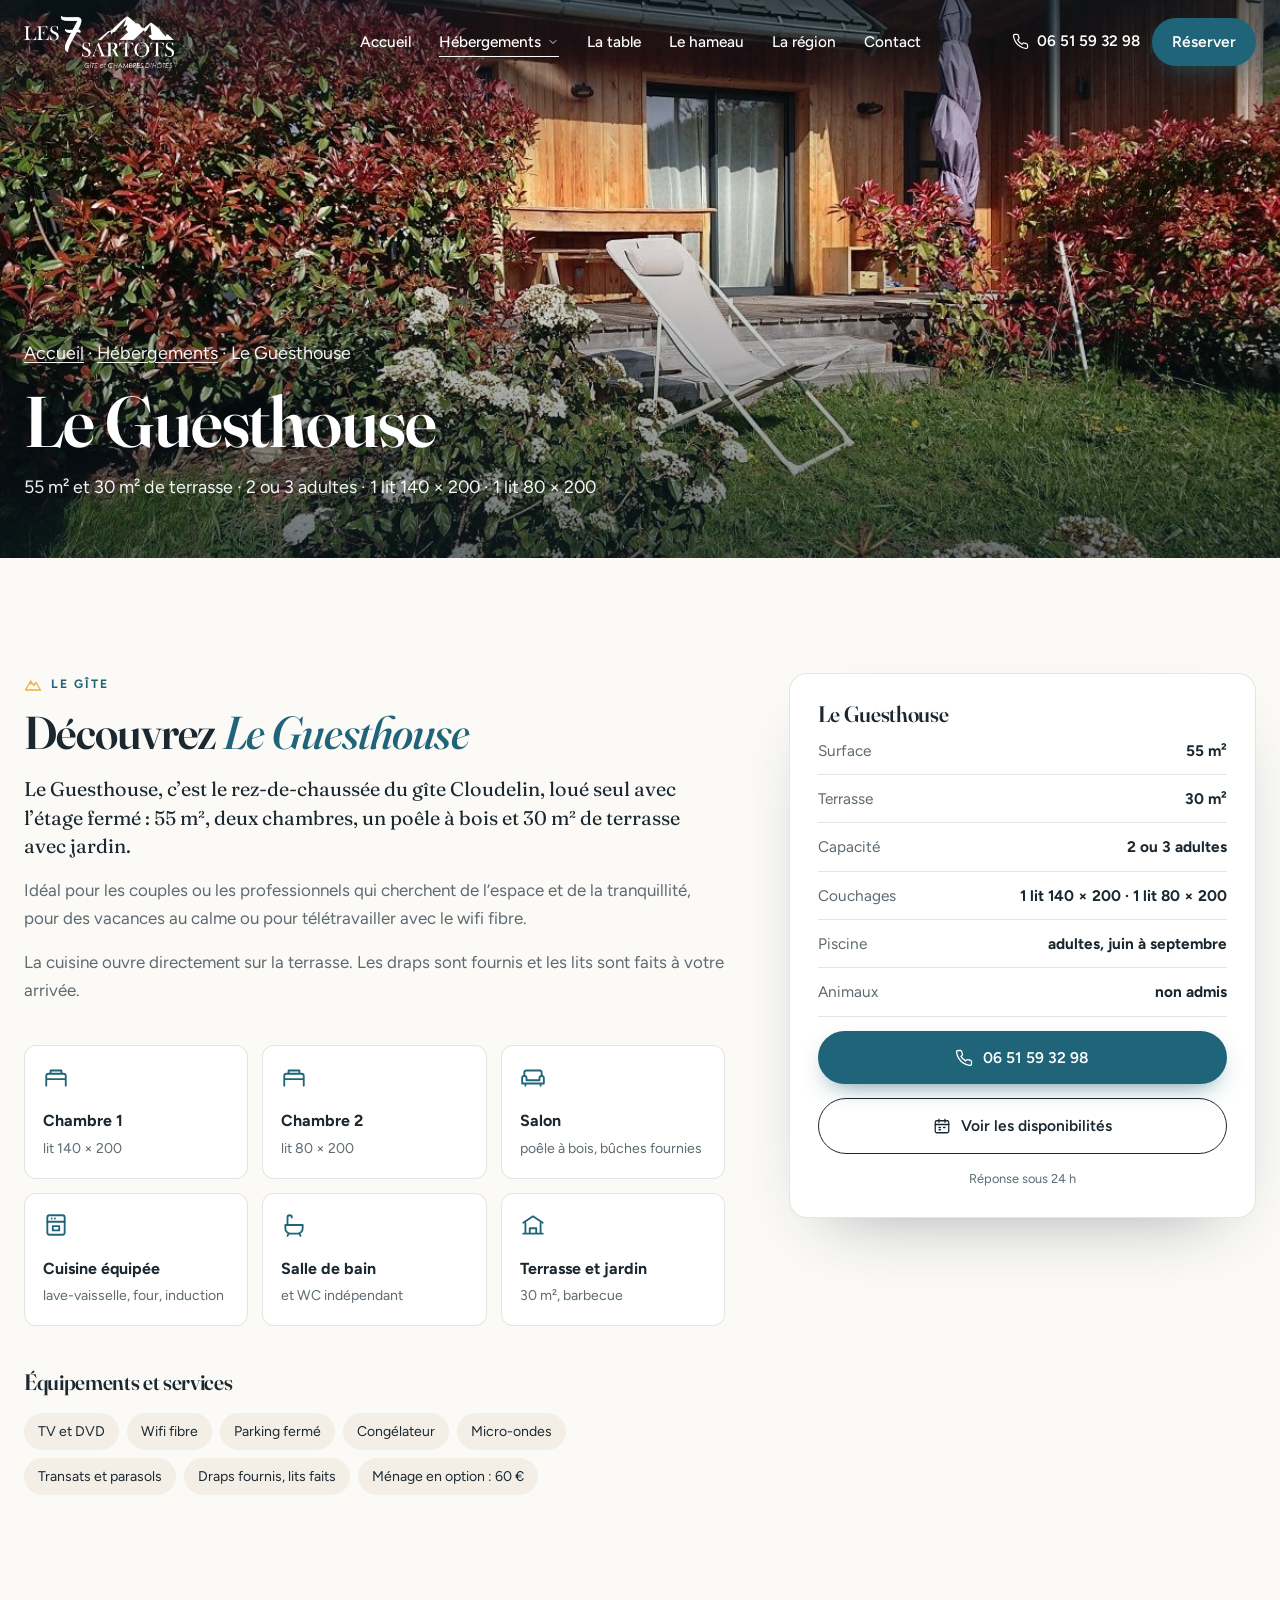
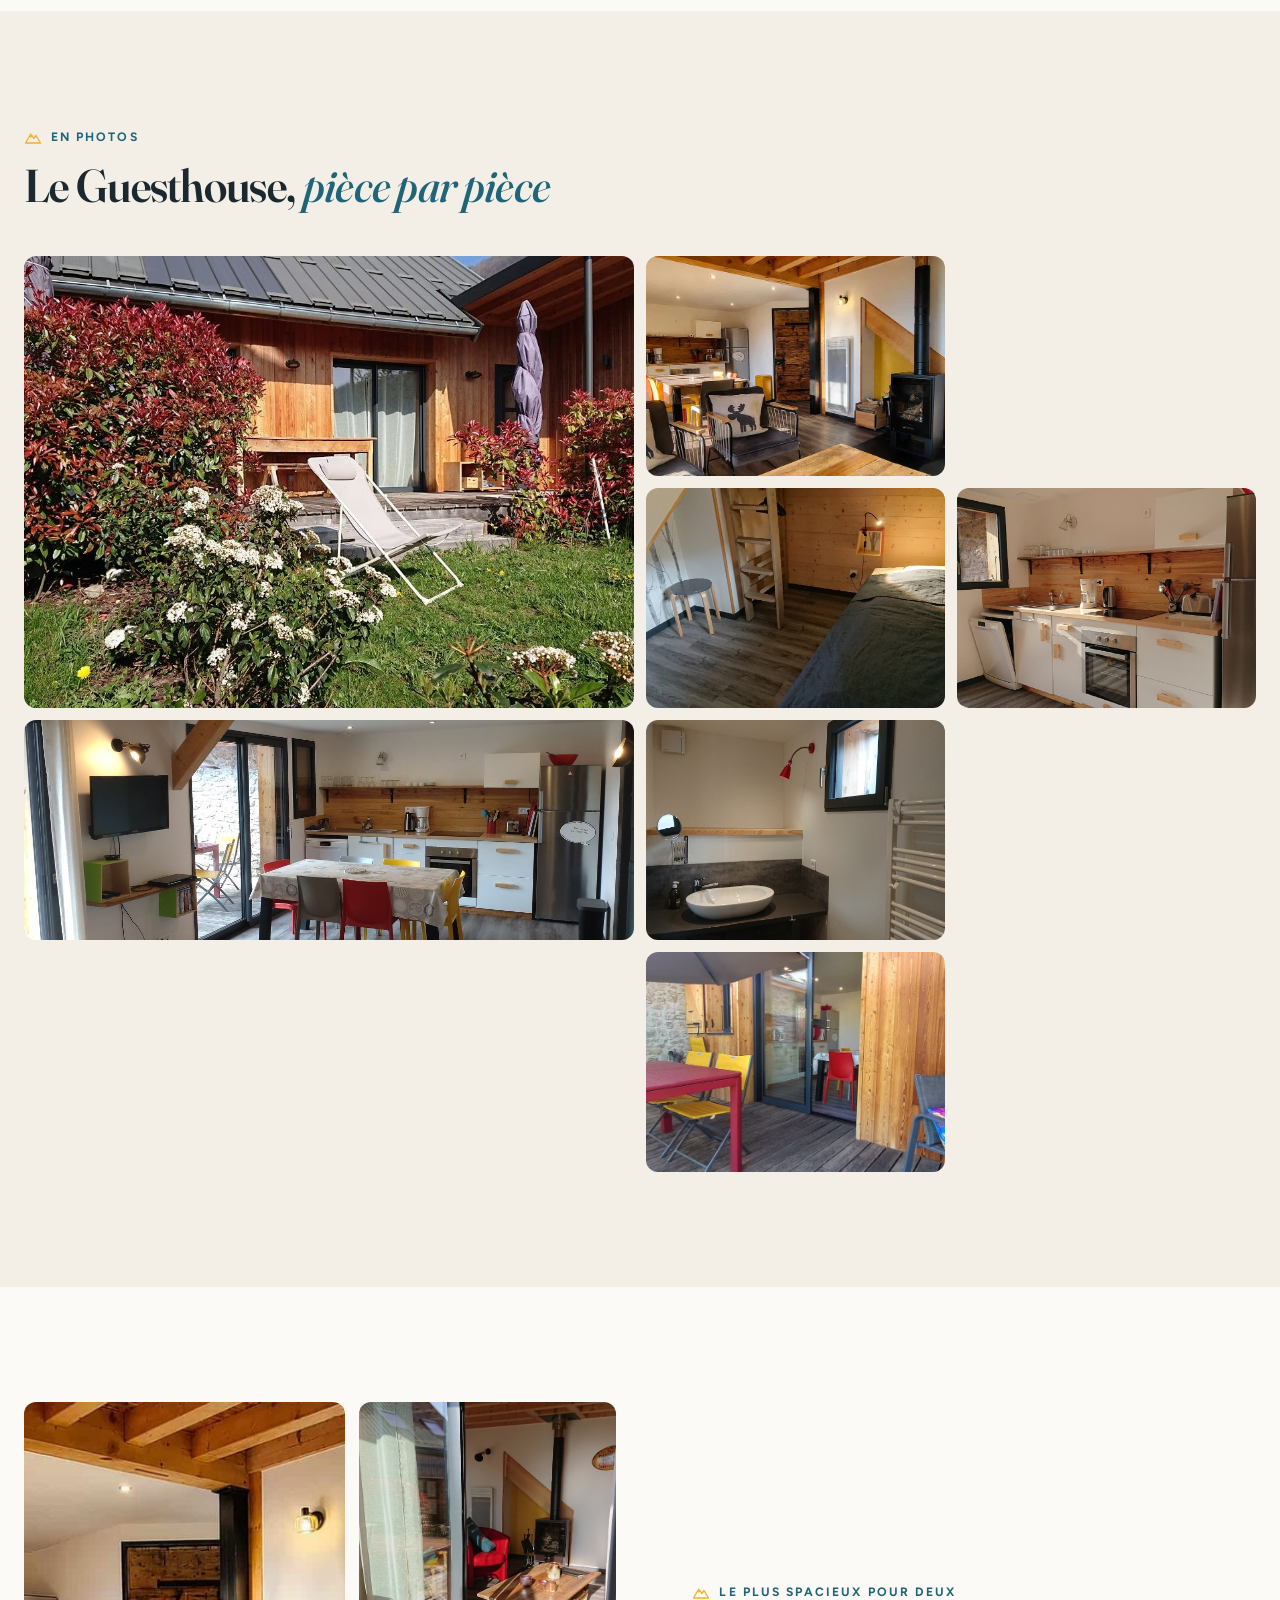
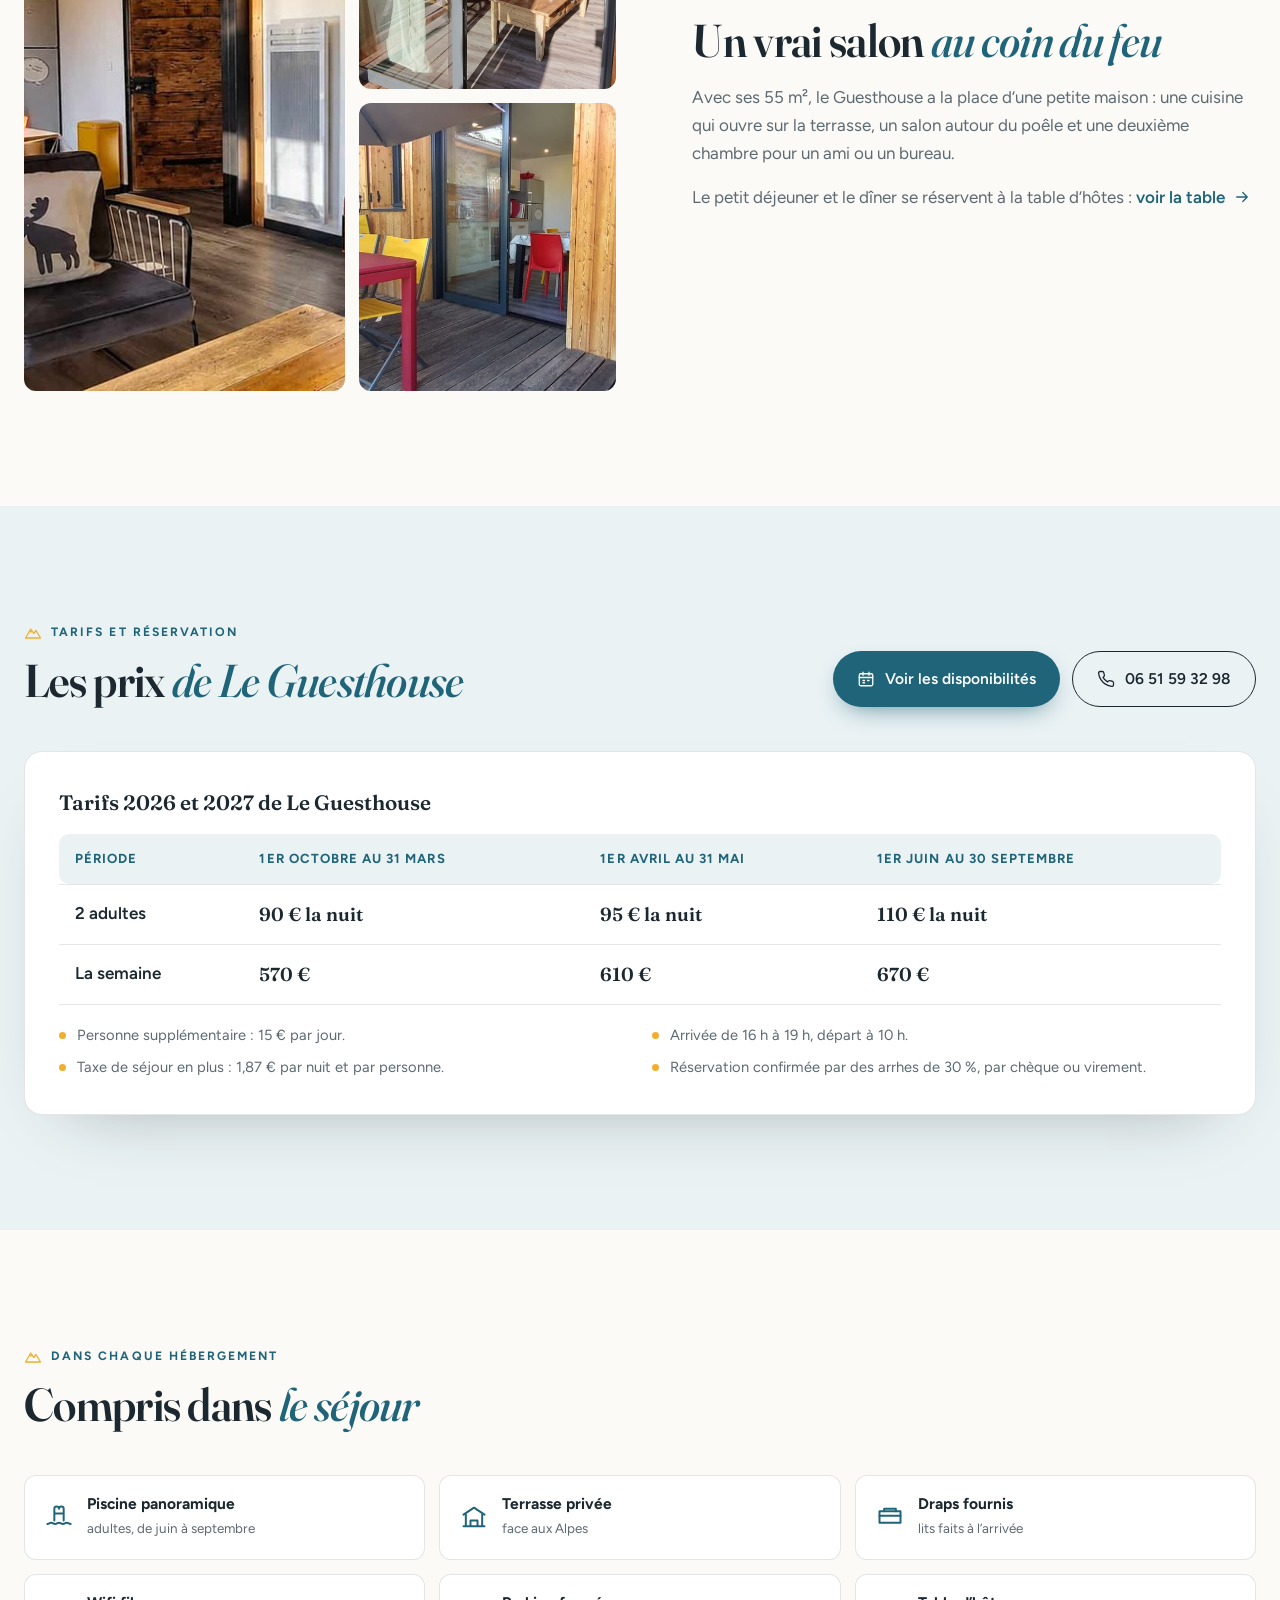
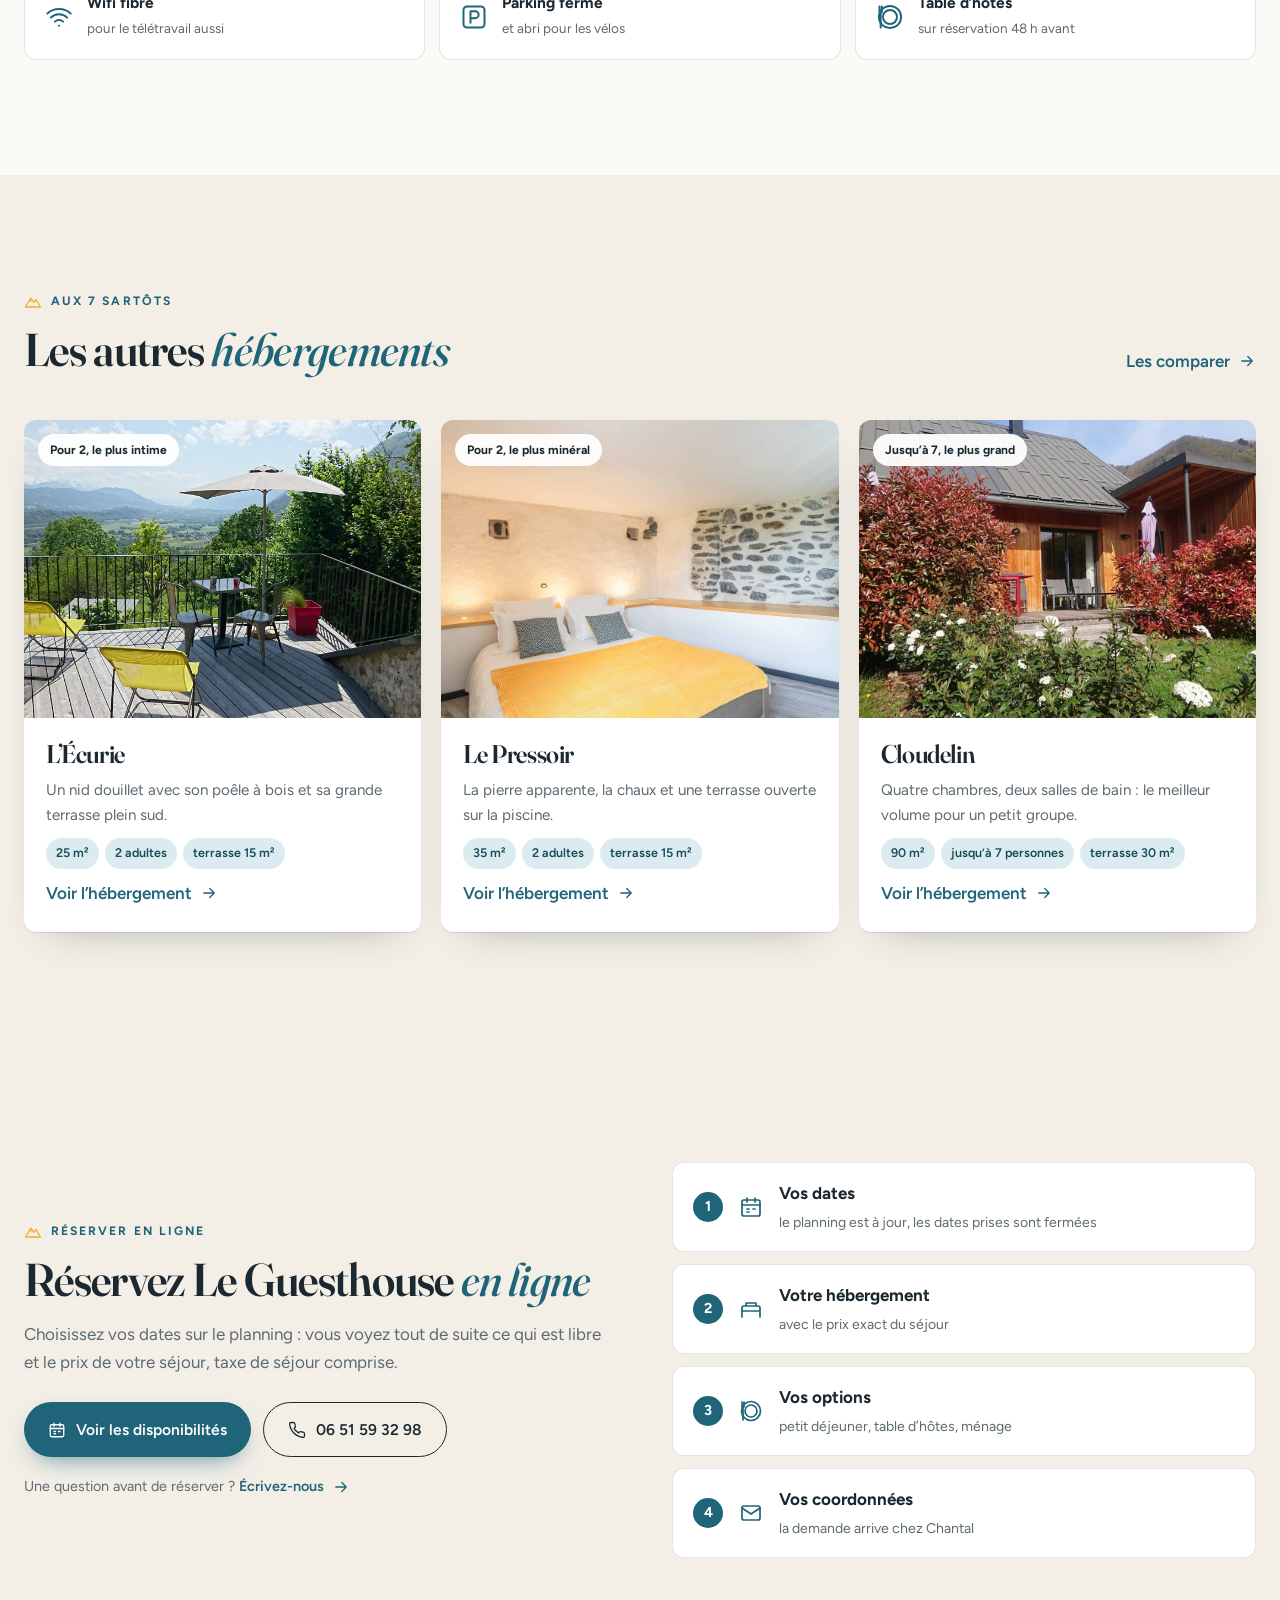
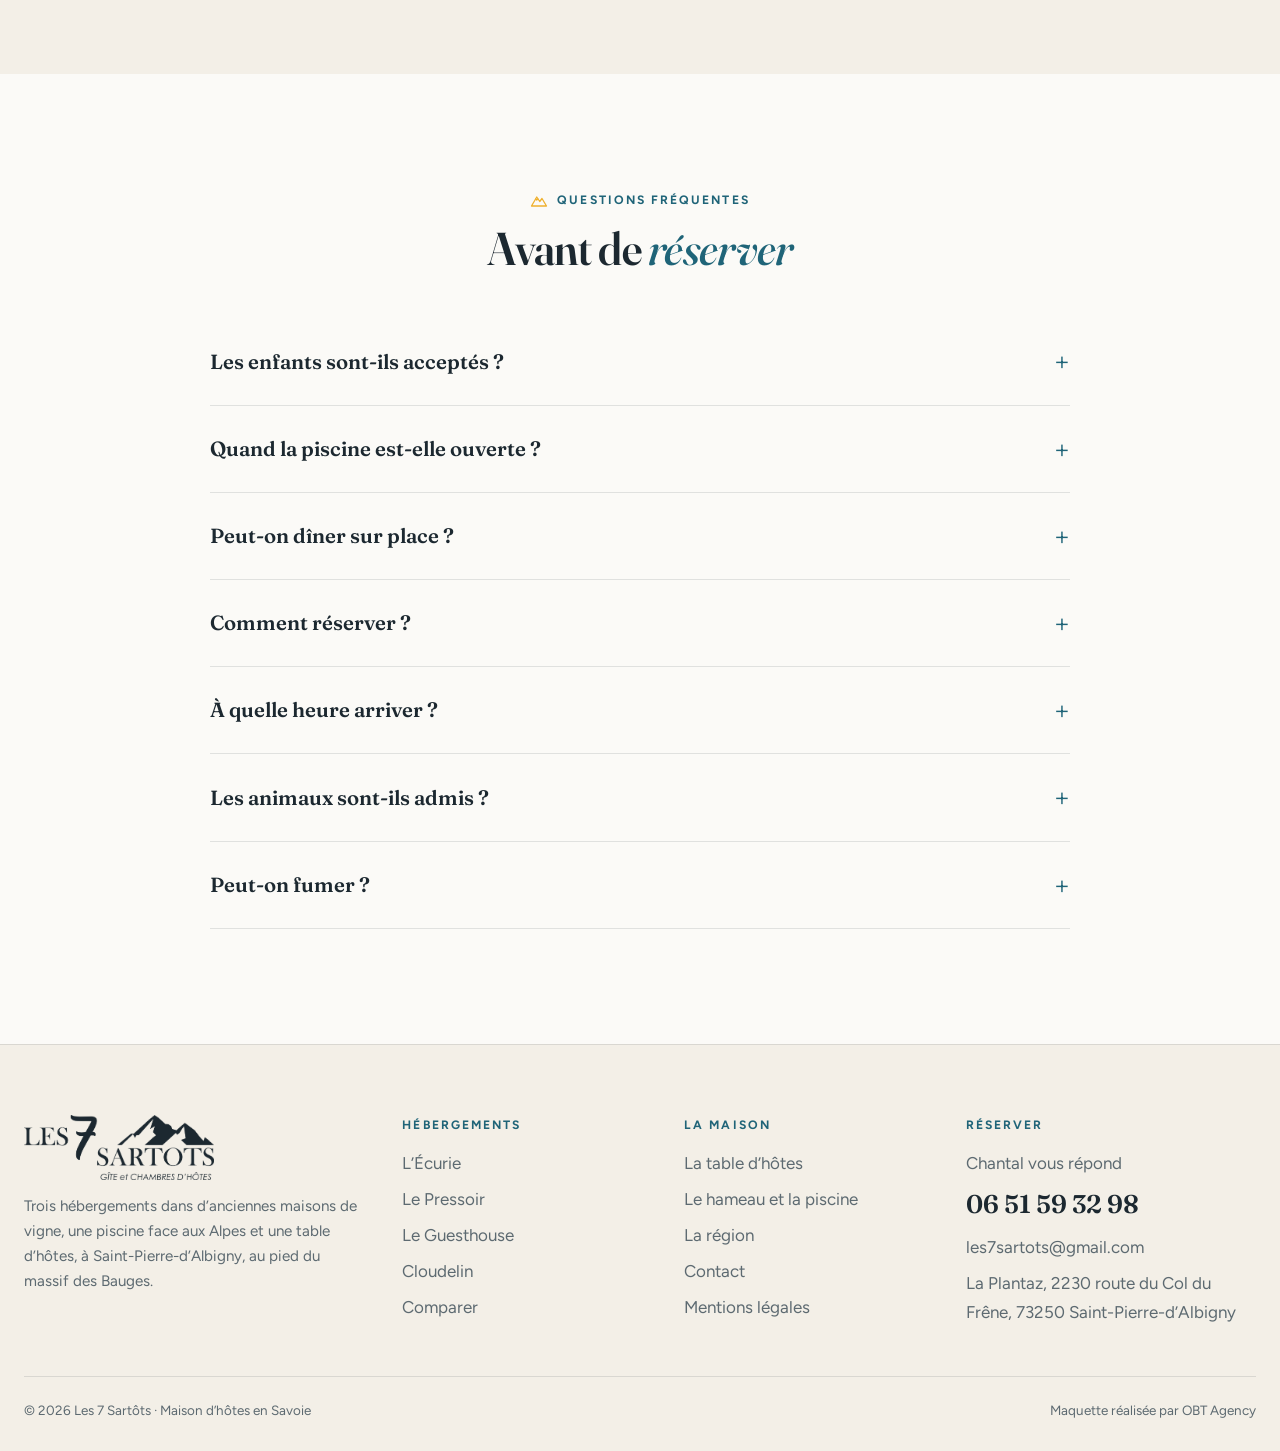
<file: le-guesthouse.html>
<!doctype html>
<html lang="fr">
<head>
<meta charset="utf-8">
<meta name="viewport" content="width=device-width, initial-scale=1">
<meta name="robots" content="noindex, nofollow">
<title>Le Guesthouse · Gîte aux 7 Sartôts, Savoie</title>
<meta name="description" content="Le Guesthouse : gîte de 55 m² pour 2 ou 3 adultes, avec terrasse de 30 m² et piscine panoramique, à Saint-Pierre-d’Albigny en Savoie.">
<link rel="preconnect" href="https://fonts.googleapis.com">
<link rel="preconnect" href="https://fonts.gstatic.com" crossorigin>
<link href="https://fonts.googleapis.com/css2?family=Figtree:wght@400;500;600;700&family=Fraunces:ital,opsz,wght@0,9..144,500;0,9..144,600;1,9..144,500&display=swap" rel="stylesheet">
<link rel="stylesheet" href="css/style.css">
</head>
<body data-page="le-guesthouse">
<header class="entete">
  <div class="conteneur barre">
    <a class="logo " href="index.html" aria-label="Les 7 Sartôts, accueil"><img class="blanc" src="images/logo-blanc.png" alt="Les 7 Sartôts, gîte et chambres d’hôtes" width="973" height="333"><img class="sombre" src="images/logo-sombre.png" alt="" width="973" height="333"></a>
    <ul class="menu">
      <li><a href="index.html">Accueil</a></li>
      <li><a class="ouvrir actif" href="hebergements.html">Hébergements <svg viewBox="0 0 24 24" fill="none" stroke="currentColor" stroke-width="1.7" stroke-linecap="round" stroke-linejoin="round" aria-hidden="true"><path d="m6 9 6 6 6-6"/></svg></a>
        <div class="sous-menu"><a href="l-ecurie.html"><img src="images/ecurie/terrasse.jpg" alt=""><span>L’Écurie<small>25 m² · 2 adultes</small></span></a><a href="le-pressoir.html"><img src="images/pressoir/chambre.jpg" alt=""><span>Le Pressoir<small>35 m² · 2 adultes</small></span></a><a href="le-guesthouse.html"><img src="images/guesthouse/facade.jpg" alt=""><span>Le Guesthouse<small>55 m² · 2 ou 3 adultes</small></span></a><a href="cloudelin.html"><img src="images/cloudelin/maison.jpg" alt=""><span>Cloudelin<small>90 m² · jusqu’à 7 personnes</small></span></a><a class="tous" href="hebergements.html">Comparer les hébergements</a></div></li>
      <li><a href="la-table.html">La table</a></li>
      <li><a href="le-hameau.html">Le hameau</a></li>
      <li><a href="la-region.html">La région</a></li>
      <li><a href="contact.html">Contact</a></li>
    </ul>
    <div class="actions">
      <a class="tel-entete" href="tel:+33651593298"><svg viewBox="0 0 24 24" fill="none" stroke="currentColor" stroke-width="1.7" stroke-linecap="round" stroke-linejoin="round" aria-hidden="true"><path d="M22 16.9v3a2 2 0 0 1-2.2 2 19.8 19.8 0 0 1-8.6-3.1 19.5 19.5 0 0 1-6-6A19.8 19.8 0 0 1 2.1 4.2 2 2 0 0 1 4.1 2h3a2 2 0 0 1 2 1.7c.1 1 .4 1.9.7 2.8a2 2 0 0 1-.5 2.1L8 9.9a16 16 0 0 0 6 6l1.3-1.3a2 2 0 0 1 2.1-.4c.9.3 1.8.6 2.8.7a2 2 0 0 1 1.7 2z"/></svg><span>06 51 59 32 98</span></a>
      <a class="btn btn-plein" href="contact.html#reserver" data-obt-reserve>Réserver</a>
      <button class="burger" aria-label="Menu" aria-expanded="false"><span></span></button>
    </div>
  </div>
</header>
<main>
<section class="bandeau">
  <img src="images/guesthouse/facade.jpg" alt="Le Guesthouse">
  <div class="conteneur">
    <p class="fil"><a href="index.html">Accueil</a> · <a href="hebergements.html">Hébergements</a> · Le Guesthouse</p>
    <h1>Le Guesthouse</h1>
    <p>55 m² et 30 m² de terrasse · 2 ou 3 adultes · 1 lit 140 × 200 · 1 lit 80 × 200</p>
  </div>
</section>

<section class="section">
  <div class="conteneur fiche">
    <div class="intro" data-reveal>
      <span class="surtitre"><svg viewBox="0 0 24 24" fill="none" stroke="currentColor" stroke-width="1.7" stroke-linecap="round" stroke-linejoin="round" aria-hidden="true"><path d="m2 20 7-12 4 6 3-4 6 10z"/><path d="m7.5 10.5 1.5 1.5 1.5-1.5"/></svg>Le gîte</span>
      <h2>Découvrez <em class="it">Le Guesthouse</em></h2>
      <p class="chapo">Le Guesthouse, c’est le rez-de-chaussée du gîte Cloudelin, loué seul avec l’étage fermé : 55 m², deux chambres, un poêle à bois et 30 m² de terrasse avec jardin.</p>
      <p>Idéal pour les couples ou les professionnels qui cherchent de l’espace et de la tranquillité, pour des vacances au calme ou pour télétravailler avec le wifi fibre.</p><p>La cuisine ouvre directement sur la terrasse. Les draps sont fournis et les lits sont faits à votre arrivée.</p>
      <div class="pieces"><div class="piece"><svg viewBox="0 0 24 24" fill="none" stroke="currentColor" stroke-width="1.7" stroke-linecap="round" stroke-linejoin="round" aria-hidden="true"><path d="M3 18v-7a2 2 0 0 1 2-2h14a2 2 0 0 1 2 2v7M3 14h18M3 18v2M21 18v2M7 9V6h10v3"/></svg><strong>Chambre 1</strong><small>lit 140 × 200</small></div><div class="piece"><svg viewBox="0 0 24 24" fill="none" stroke="currentColor" stroke-width="1.7" stroke-linecap="round" stroke-linejoin="round" aria-hidden="true"><path d="M3 18v-7a2 2 0 0 1 2-2h14a2 2 0 0 1 2 2v7M3 14h18M3 18v2M21 18v2M7 9V6h10v3"/></svg><strong>Chambre 2</strong><small>lit 80 × 200</small></div><div class="piece"><svg viewBox="0 0 24 24" fill="none" stroke="currentColor" stroke-width="1.7" stroke-linecap="round" stroke-linejoin="round" aria-hidden="true"><path d="M4 11V8a2 2 0 0 1 2-2h12a2 2 0 0 1 2 2v3"/><path d="M2 13a2 2 0 0 1 4 0v2h12v-2a2 2 0 0 1 4 0v5H2zM5 18v2M19 18v2"/></svg><strong>Salon</strong><small>poêle à bois, bûches fournies</small></div><div class="piece"><svg viewBox="0 0 24 24" fill="none" stroke="currentColor" stroke-width="1.7" stroke-linecap="round" stroke-linejoin="round" aria-hidden="true"><rect x="4" y="3" width="16" height="18" rx="2"/><path d="M4 9h16M8 6h.01M11 6h.01M9 13h6v4H9z"/></svg><strong>Cuisine équipée</strong><small>lave-vaisselle, four, induction</small></div><div class="piece"><svg viewBox="0 0 24 24" fill="none" stroke="currentColor" stroke-width="1.7" stroke-linecap="round" stroke-linejoin="round" aria-hidden="true"><path d="M4 12h16v3a5 5 0 0 1-5 5H9a5 5 0 0 1-5-5zM6 12V5a2 2 0 0 1 4 0M7 20l-1 2M17 20l1 2"/></svg><strong>Salle de bain</strong><small>et WC indépendant</small></div><div class="piece"><svg viewBox="0 0 24 24" fill="none" stroke="currentColor" stroke-width="1.7" stroke-linecap="round" stroke-linejoin="round" aria-hidden="true"><path d="M3 10 12 4l9 6"/><path d="M5 10v10M19 10v10M3 20h18M9 20v-5h6v5"/></svg><strong>Terrasse et jardin</strong><small>30 m², barbecue</small></div></div>
      <h3 class="titre-equip">Équipements et services</h3>
      <div class="equipements"><span>TV et DVD</span><span>Wifi fibre</span><span>Parking fermé</span><span>Congélateur</span><span>Micro-ondes</span><span>Transats et parasols</span><span>Draps fournis, lits faits</span><span>Ménage en option : 60 €</span></div>
    </div>
    <aside class="encart" data-reveal>
      <h3>Le Guesthouse</h3>
      <div class="ligne"><span>Surface</span><strong>55 m²</strong></div>
      <div class="ligne"><span>Terrasse</span><strong>30 m²</strong></div>
      <div class="ligne"><span>Capacité</span><strong>2 ou 3 adultes</strong></div>
      <div class="ligne"><span>Couchages</span><strong>1 lit 140 × 200 · 1 lit 80 × 200</strong></div>
      <div class="ligne"><span>Piscine</span><strong>adultes, juin à septembre</strong></div>
      <div class="ligne"><span>Animaux</span><strong>non admis</strong></div>
      <a class="btn btn-plein" href="tel:+33651593298"><svg viewBox="0 0 24 24" fill="none" stroke="currentColor" stroke-width="1.7" stroke-linecap="round" stroke-linejoin="round" aria-hidden="true"><path d="M22 16.9v3a2 2 0 0 1-2.2 2 19.8 19.8 0 0 1-8.6-3.1 19.5 19.5 0 0 1-6-6A19.8 19.8 0 0 1 2.1 4.2 2 2 0 0 1 4.1 2h3a2 2 0 0 1 2 1.7c.1 1 .4 1.9.7 2.8a2 2 0 0 1-.5 2.1L8 9.9a16 16 0 0 0 6 6l1.3-1.3a2 2 0 0 1 2.1-.4c.9.3 1.8.6 2.8.7a2 2 0 0 1 1.7 2z"/></svg> 06 51 59 32 98</a>
      <a class="btn btn-contour" href="contact.html#reserver" data-obt-reserve="le-guesthouse"><svg viewBox="0 0 24 24" fill="none" stroke="currentColor" stroke-width="1.7" stroke-linecap="round" stroke-linejoin="round" aria-hidden="true"><rect x="3" y="5" width="18" height="16" rx="2"/><path d="M3 10h18M8 3v4M16 3v4M8 14h2M14 14h2M8 17h2"/></svg> Voir les disponibilités</a>
      <p class="petit-encart">Réponse sous 24 h</p>
    </aside>
  </div>
</section>

<section class="section creme">
  <div class="conteneur">
    <div class="entete-section"><div><span class="surtitre"><svg viewBox="0 0 24 24" fill="none" stroke="currentColor" stroke-width="1.7" stroke-linecap="round" stroke-linejoin="round" aria-hidden="true"><path d="m2 20 7-12 4 6 3-4 6 10z"/><path d="m7.5 10.5 1.5 1.5 1.5-1.5"/></svg>En photos</span><h2>Le Guesthouse, <em class="it">pièce par pièce</em></h2></div></div>
    <div class="mosaique" data-reveal><button class="grand" data-galerie="images/guesthouse/facade.jpg" data-legende="Le Guesthouse côté jardin" aria-label="Agrandir : Le Guesthouse côté jardin"><img src="images/guesthouse/facade.jpg" alt="Le Guesthouse côté jardin" loading="lazy" decoding="async"><span>Le Guesthouse côté jardin</span></button><button class="" data-galerie="images/guesthouse/salon.jpg" data-legende="Le salon et son poêle" aria-label="Agrandir : Le salon et son poêle"><img src="images/guesthouse/salon.jpg" alt="Le salon et son poêle" loading="lazy" decoding="async"><span>Le salon et son poêle</span></button><button class="" data-galerie="images/guesthouse/chambre.jpg" data-legende="La chambre en 140" aria-label="Agrandir : La chambre en 140"><img src="images/guesthouse/chambre.jpg" alt="La chambre en 140" loading="lazy" decoding="async"><span>La chambre en 140</span></button><button class="" data-galerie="images/guesthouse/chambre-2.jpg" data-legende="La seconde chambre" aria-label="Agrandir : La seconde chambre"><img src="images/guesthouse/chambre-2.jpg" alt="La seconde chambre" loading="lazy" decoding="async"><span>La seconde chambre</span></button><button class="" data-galerie="images/guesthouse/cuisine.jpg" data-legende="La cuisine" aria-label="Agrandir : La cuisine"><img src="images/guesthouse/cuisine.jpg" alt="La cuisine" loading="lazy" decoding="async"><span>La cuisine</span></button><button class="large" data-galerie="images/guesthouse/repas.jpg" data-legende="L’espace repas" aria-label="Agrandir : L’espace repas"><img src="images/guesthouse/repas.jpg" alt="L’espace repas" loading="lazy" decoding="async"><span>L’espace repas</span></button><button class="" data-galerie="images/guesthouse/salle-de-bain.jpg" data-legende="La salle de bain" aria-label="Agrandir : La salle de bain"><img src="images/guesthouse/salle-de-bain.jpg" alt="La salle de bain" loading="lazy" decoding="async"><span>La salle de bain</span></button><button class="" data-galerie="images/guesthouse/vue-terrasse.jpg" data-legende="La vue depuis la terrasse" aria-label="Agrandir : La vue depuis la terrasse"><img src="images/guesthouse/vue-terrasse.jpg" alt="La vue depuis la terrasse" loading="lazy" decoding="async"><span>La vue depuis la terrasse</span></button><button class="large" data-galerie="images/guesthouse/terrasse.jpg" data-legende="La terrasse" aria-label="Agrandir : La terrasse"><img src="images/guesthouse/terrasse.jpg" alt="La terrasse" loading="lazy" decoding="async"><span>La terrasse</span></button><button class="" data-galerie="images/guesthouse/cuisine-terrasse.jpg" data-legende="De la cuisine à la terrasse" aria-label="Agrandir : De la cuisine à la terrasse"><img src="images/guesthouse/cuisine-terrasse.jpg" alt="De la cuisine à la terrasse" loading="lazy" decoding="async"><span>De la cuisine à la terrasse</span></button><button class="" data-galerie="images/guesthouse/entree.jpg" data-legende="L’entrée côté terrasse" aria-label="Agrandir : L’entrée côté terrasse"><img src="images/guesthouse/entree.jpg" alt="L’entrée côté terrasse" loading="lazy" decoding="async"><span>L’entrée côté terrasse</span></button></div>
  </div>
</section>

<section class="section">
  <div class="conteneur duo">
    <div class="duo-photos" data-reveal><img src="images/guesthouse/salon.jpg" alt="Le Guesthouse : Le salon et son poêle" loading="lazy" decoding="async"><img src="images/guesthouse/sejour.jpg" alt="Le Guesthouse : Le plus spacieux pour deux" loading="lazy" decoding="async"><img src="images/guesthouse/cuisine-terrasse.jpg" alt="Le Guesthouse : De la cuisine à la terrasse" loading="lazy" decoding="async"></div>
    <div class="duo-texte" data-reveal>
      <span class="surtitre"><svg viewBox="0 0 24 24" fill="none" stroke="currentColor" stroke-width="1.7" stroke-linecap="round" stroke-linejoin="round" aria-hidden="true"><path d="m2 20 7-12 4 6 3-4 6 10z"/><path d="m7.5 10.5 1.5 1.5 1.5-1.5"/></svg>Le plus spacieux pour deux</span>
      <h2>Un vrai salon <em class="it">au coin du feu</em></h2>
      <p>Avec ses 55 m², le Guesthouse a la place d’une petite maison : une cuisine qui ouvre sur la terrasse, un salon autour du poêle et une deuxième chambre pour un ami ou un bureau.</p>
      <p>Le petit déjeuner et le dîner se réservent à la table d’hôtes : <a class="lien-fleche" href="la-table.html">voir la table <svg viewBox="0 0 24 24" fill="none" stroke="currentColor" stroke-width="1.7" stroke-linecap="round" stroke-linejoin="round" aria-hidden="true"><path d="M5 12h14M13 6l6 6-6 6"/></svg></a></p>
    </div>
  </div>
</section>

<section class="section glacier" id="tarifs">
  <div class="conteneur">
    <div class="entete-section"><div><span class="surtitre"><svg viewBox="0 0 24 24" fill="none" stroke="currentColor" stroke-width="1.7" stroke-linecap="round" stroke-linejoin="round" aria-hidden="true"><path d="m2 20 7-12 4 6 3-4 6 10z"/><path d="m7.5 10.5 1.5 1.5 1.5-1.5"/></svg>Tarifs et réservation</span><h2>Les prix <em class="it">de Le Guesthouse</em></h2></div><div class="boutons"><a class="btn btn-plein" href="contact.html#reserver" data-obt-reserve="le-guesthouse"><svg viewBox="0 0 24 24" fill="none" stroke="currentColor" stroke-width="1.7" stroke-linecap="round" stroke-linejoin="round" aria-hidden="true"><rect x="3" y="5" width="18" height="16" rx="2"/><path d="M3 10h18M8 3v4M16 3v4M8 14h2M14 14h2M8 17h2"/></svg> Voir les disponibilités</a><a class="btn btn-contour" href="tel:+33651593298"><svg viewBox="0 0 24 24" fill="none" stroke="currentColor" stroke-width="1.7" stroke-linecap="round" stroke-linejoin="round" aria-hidden="true"><path d="M22 16.9v3a2 2 0 0 1-2.2 2 19.8 19.8 0 0 1-8.6-3.1 19.5 19.5 0 0 1-6-6A19.8 19.8 0 0 1 2.1 4.2 2 2 0 0 1 4.1 2h3a2 2 0 0 1 2 1.7c.1 1 .4 1.9.7 2.8a2 2 0 0 1-.5 2.1L8 9.9a16 16 0 0 0 6 6l1.3-1.3a2 2 0 0 1 2.1-.4c.9.3 1.8.6 2.8.7a2 2 0 0 1 1.7 2z"/></svg> 06 51 59 32 98</a></div></div>
    <div class="tarifs" data-reveal>
  <div class="tableau-defile"><table><caption>Tarifs 2026 et 2027 de Le Guesthouse</caption><thead><tr><th scope="col">Période</th><th scope="col">1er octobre au 31 mars</th><th scope="col">1er avril au 31 mai</th><th scope="col">1er juin au 30 septembre</th></tr></thead><tbody><tr><th scope="row">2 adultes</th><td>90 € la nuit</td><td>95 € la nuit</td><td>110 € la nuit</td></tr><tr><th scope="row">La semaine</th><td>570 €</td><td>610 €</td><td>670 €</td></tr></tbody></table></div>
  <ul class="notes-tarifs"><li>Personne supplémentaire : 15 € par jour.</li><li>Arrivée de 16 h à 19 h, départ à 10 h.</li><li>Taxe de séjour en plus : 1,87 € par nuit et par personne.</li><li>Réservation confirmée par des arrhes de 30 %, par chèque ou virement.</li></ul>
</div>
  </div>
</section>

<section class="section">
  <div class="conteneur">
    <div class="entete-section"><div><span class="surtitre"><svg viewBox="0 0 24 24" fill="none" stroke="currentColor" stroke-width="1.7" stroke-linecap="round" stroke-linejoin="round" aria-hidden="true"><path d="m2 20 7-12 4 6 3-4 6 10z"/><path d="m7.5 10.5 1.5 1.5 1.5-1.5"/></svg>Dans chaque hébergement</span><h2>Compris dans <em class="it">le séjour</em></h2></div></div>
    <div class="compris"><div class="bloc" data-reveal><svg viewBox="0 0 24 24" fill="none" stroke="currentColor" stroke-width="1.7" stroke-linecap="round" stroke-linejoin="round" aria-hidden="true"><path d="M2 18c1.7 0 1.7-1 3.3-1s1.7 1 3.4 1 1.6-1 3.3-1 1.7 1 3.3 1 1.7-1 3.4-1 1.6 1 3.3 1"/><path d="M8 15V5a2 2 0 0 1 4 0M16 15V5a2 2 0 0 0-4 0M8 9h8"/></svg><div><strong>Piscine panoramique</strong><small>adultes, de juin à septembre</small></div></div><div class="bloc" data-reveal><svg viewBox="0 0 24 24" fill="none" stroke="currentColor" stroke-width="1.7" stroke-linecap="round" stroke-linejoin="round" aria-hidden="true"><path d="M3 10 12 4l9 6"/><path d="M5 10v10M19 10v10M3 20h18M9 20v-5h6v5"/></svg><div><strong>Terrasse privée</strong><small>face aux Alpes</small></div></div><div class="bloc" data-reveal><svg viewBox="0 0 24 24" fill="none" stroke="currentColor" stroke-width="1.7" stroke-linecap="round" stroke-linejoin="round" aria-hidden="true"><path d="M3 7h18v10H3z"/><path d="M3 11h18M7 7V5h10v2"/></svg><div><strong>Draps fournis</strong><small>lits faits à l’arrivée</small></div></div><div class="bloc" data-reveal><svg viewBox="0 0 24 24" fill="none" stroke="currentColor" stroke-width="1.7" stroke-linecap="round" stroke-linejoin="round" aria-hidden="true"><path d="M5 12.5a10 10 0 0 1 14 0M8.5 16a5 5 0 0 1 7 0M2 9a15 15 0 0 1 20 0M12 19.5h.01"/></svg><div><strong>Wifi fibre</strong><small>pour le télétravail aussi</small></div></div><div class="bloc" data-reveal><svg viewBox="0 0 24 24" fill="none" stroke="currentColor" stroke-width="1.7" stroke-linecap="round" stroke-linejoin="round" aria-hidden="true"><rect x="3" y="3" width="18" height="18" rx="3"/><path d="M9 17V7h4a3 3 0 0 1 0 6H9"/></svg><div><strong>Parking fermé</strong><small>et abri pour les vélos</small></div></div><div class="bloc" data-reveal><svg viewBox="0 0 24 24" fill="none" stroke="currentColor" stroke-width="1.7" stroke-linecap="round" stroke-linejoin="round" aria-hidden="true"><circle cx="12" cy="12" r="6"/><circle cx="12" cy="12" r="9.5"/><path d="M3 3v5M5 3v5M4 8v13"/></svg><div><strong>Table d’hôtes</strong><small>sur réservation 48 h avant</small></div></div></div>
  </div>
</section>

<section class="section creme">
  <div class="conteneur">
    <div class="entete-section"><div><span class="surtitre"><svg viewBox="0 0 24 24" fill="none" stroke="currentColor" stroke-width="1.7" stroke-linecap="round" stroke-linejoin="round" aria-hidden="true"><path d="m2 20 7-12 4 6 3-4 6 10z"/><path d="m7.5 10.5 1.5 1.5 1.5-1.5"/></svg>Aux 7 Sartôts</span><h2>Les autres <em class="it">hébergements</em></h2></div><a class="lien-fleche" href="hebergements.html">Les comparer <svg viewBox="0 0 24 24" fill="none" stroke="currentColor" stroke-width="1.7" stroke-linecap="round" stroke-linejoin="round" aria-hidden="true"><path d="M5 12h14M13 6l6 6-6 6"/></svg></a></div>
    <div class="autres-gites"><a class="carte-gite" href="l-ecurie.html">
  <div class="visuel"><img src="images/ecurie/terrasse.jpg" alt="L’Écurie" loading="lazy" decoding="async"><span class="etiquette">Pour 2, le plus intime</span></div>
  <div class="corps">
    <h3>L’Écurie</h3>
    <p>Un nid douillet avec son poêle à bois et sa grande terrasse plein sud.</p>
    <div class="pastilles"><span>25 m²</span><span>2 adultes</span><span>terrasse 15 m²</span></div>
    <span class="lien-fleche">Voir l’hébergement <svg viewBox="0 0 24 24" fill="none" stroke="currentColor" stroke-width="1.7" stroke-linecap="round" stroke-linejoin="round" aria-hidden="true"><path d="M5 12h14M13 6l6 6-6 6"/></svg></span>
  </div>
</a><a class="carte-gite" href="le-pressoir.html">
  <div class="visuel"><img src="images/pressoir/chambre.jpg" alt="Le Pressoir" loading="lazy" decoding="async"><span class="etiquette">Pour 2, le plus minéral</span></div>
  <div class="corps">
    <h3>Le Pressoir</h3>
    <p>La pierre apparente, la chaux et une terrasse ouverte sur la piscine.</p>
    <div class="pastilles"><span>35 m²</span><span>2 adultes</span><span>terrasse 15 m²</span></div>
    <span class="lien-fleche">Voir l’hébergement <svg viewBox="0 0 24 24" fill="none" stroke="currentColor" stroke-width="1.7" stroke-linecap="round" stroke-linejoin="round" aria-hidden="true"><path d="M5 12h14M13 6l6 6-6 6"/></svg></span>
  </div>
</a><a class="carte-gite" href="cloudelin.html">
  <div class="visuel"><img src="images/cloudelin/maison.jpg" alt="Cloudelin" loading="lazy" decoding="async"><span class="etiquette">Jusqu’à 7, le plus grand</span></div>
  <div class="corps">
    <h3>Cloudelin</h3>
    <p>Quatre chambres, deux salles de bain : le meilleur volume pour un petit groupe.</p>
    <div class="pastilles"><span>90 m²</span><span>jusqu’à 7 personnes</span><span>terrasse 30 m²</span></div>
    <span class="lien-fleche">Voir l’hébergement <svg viewBox="0 0 24 24" fill="none" stroke="currentColor" stroke-width="1.7" stroke-linecap="round" stroke-linejoin="round" aria-hidden="true"><path d="M5 12h14M13 6l6 6-6 6"/></svg></span>
  </div>
</a></div>
  </div>
</section>

<section class="section creme" id="reservation">
  <div class="conteneur bloc-resa">
    <div data-reveal>
      <span class="surtitre"><svg viewBox="0 0 24 24" fill="none" stroke="currentColor" stroke-width="1.7" stroke-linecap="round" stroke-linejoin="round" aria-hidden="true"><path d="m2 20 7-12 4 6 3-4 6 10z"/><path d="m7.5 10.5 1.5 1.5 1.5-1.5"/></svg>Réserver en ligne</span>
      <h2>Réservez Le Guesthouse <em class="it">en ligne</em></h2>
      <p class="intro-contact">Choisissez vos dates sur le planning : vous voyez tout de suite ce qui est libre et le prix de votre séjour, taxe de séjour comprise.</p>
      <div class="boutons"><a class="btn btn-plein" href="contact.html#reserver" data-obt-reserve="le-guesthouse"><svg viewBox="0 0 24 24" fill="none" stroke="currentColor" stroke-width="1.7" stroke-linecap="round" stroke-linejoin="round" aria-hidden="true"><rect x="3" y="5" width="18" height="16" rx="2"/><path d="M3 10h18M8 3v4M16 3v4M8 14h2M14 14h2M8 17h2"/></svg> Voir les disponibilités</a><a class="btn btn-contour" href="tel:+33651593298"><svg viewBox="0 0 24 24" fill="none" stroke="currentColor" stroke-width="1.7" stroke-linecap="round" stroke-linejoin="round" aria-hidden="true"><path d="M22 16.9v3a2 2 0 0 1-2.2 2 19.8 19.8 0 0 1-8.6-3.1 19.5 19.5 0 0 1-6-6A19.8 19.8 0 0 1 2.1 4.2 2 2 0 0 1 4.1 2h3a2 2 0 0 1 2 1.7c.1 1 .4 1.9.7 2.8a2 2 0 0 1-.5 2.1L8 9.9a16 16 0 0 0 6 6l1.3-1.3a2 2 0 0 1 2.1-.4c.9.3 1.8.6 2.8.7a2 2 0 0 1 1.7 2z"/></svg> 06 51 59 32 98</a></div>
      <p class="petit">Une question avant de réserver ? <a class="lien-fleche" href="contact.html">Écrivez-nous <svg viewBox="0 0 24 24" fill="none" stroke="currentColor" stroke-width="1.7" stroke-linecap="round" stroke-linejoin="round" aria-hidden="true"><path d="M5 12h14M13 6l6 6-6 6"/></svg></a></p>
    </div>
    <ol class="etapes-resa" data-reveal><li><span class="num">1</span><svg viewBox="0 0 24 24" fill="none" stroke="currentColor" stroke-width="1.7" stroke-linecap="round" stroke-linejoin="round" aria-hidden="true"><rect x="3" y="5" width="18" height="16" rx="2"/><path d="M3 10h18M8 3v4M16 3v4M8 14h2M14 14h2M8 17h2"/></svg><div><strong>Vos dates</strong><small>le planning est à jour, les dates prises sont fermées</small></div></li><li><span class="num">2</span><svg viewBox="0 0 24 24" fill="none" stroke="currentColor" stroke-width="1.7" stroke-linecap="round" stroke-linejoin="round" aria-hidden="true"><path d="M3 18v-7a2 2 0 0 1 2-2h14a2 2 0 0 1 2 2v7M3 14h18M3 18v2M21 18v2M7 9V6h10v3"/></svg><div><strong>Votre hébergement</strong><small>avec le prix exact du séjour</small></div></li><li><span class="num">3</span><svg viewBox="0 0 24 24" fill="none" stroke="currentColor" stroke-width="1.7" stroke-linecap="round" stroke-linejoin="round" aria-hidden="true"><circle cx="12" cy="12" r="6"/><circle cx="12" cy="12" r="9.5"/><path d="M3 3v5M5 3v5M4 8v13"/></svg><div><strong>Vos options</strong><small>petit déjeuner, table d’hôtes, ménage</small></div></li><li><span class="num">4</span><svg viewBox="0 0 24 24" fill="none" stroke="currentColor" stroke-width="1.7" stroke-linecap="round" stroke-linejoin="round" aria-hidden="true"><rect x="3" y="5" width="18" height="14" rx="2"/><path d="m3 7 9 6 9-6"/></svg><div><strong>Vos coordonnées</strong><small>la demande arrive chez Chantal</small></div></li></ol>
  </div>
</section>
<section class="section">
  <div class="conteneur">
    <div class="entete-section centre"><div><span class="surtitre"><svg viewBox="0 0 24 24" fill="none" stroke="currentColor" stroke-width="1.7" stroke-linecap="round" stroke-linejoin="round" aria-hidden="true"><path d="m2 20 7-12 4 6 3-4 6 10z"/><path d="m7.5 10.5 1.5 1.5 1.5-1.5"/></svg>Questions fréquentes</span><h2>Avant de <em class="it">réserver</em></h2></div></div>
    <div class="faq"><details><summary>Les enfants sont-ils acceptés ?</summary><p>Les 7 Sartôts sont une maison d’hôtes pensée pour les adultes : la piscine est réservée aux plus de 18 ans et les hébergements n’ont pas d’équipement pour les enfants.</p></details><details><summary>Quand la piscine est-elle ouverte ?</summary><p>Tous les jours de juin à fin septembre, de 11 h 15 à 19 h, sauf intempéries ou maintenance. Elle est réservée aux adultes.</p></details><details><summary>Peut-on dîner sur place ?</summary><p>Oui, à la table d’hôtes, sur réservation au moins 48 h à l’avance : 25 € par personne, servi à 19 h 30. Le petit déjeuner est à 10 € par personne, entre 8 h et 9 h 30.</p></details><details><summary>Comment réserver ?</summary><p>En ligne, avec le bouton « Réserver » : vous choisissez vos dates sur le planning, votre hébergement et vos options. Le prix du séjour s’affiche aussitôt. Vous pouvez aussi appeler au 06 51 59 32 98. Pour confirmer, des arrhes de 30 % sont demandées, par chèque ou virement.</p></details><details><summary>À quelle heure arriver ?</summary><p>Entre 16 h et 19 h. Si vous arrivez plus tard, prévenez-nous. Le départ se fait à 10 h 30 (10 h en été ; 10 h toute l’année au Guesthouse et à Cloudelin).</p></details><details><summary>Les animaux sont-ils admis ?</summary><p>Non, les animaux ne sont pas admis aux 7 Sartôts.</p></details><details><summary>Peut-on fumer ?</summary><p>Les gîtes, les terrasses et la piscine sont non-fumeurs. Un espace est aménagé pour les fumeurs : la télécabine, une vraie cabine de remontée mécanique posée dans le jardin.</p></details></div>
  </div>
</section>
</main>
<footer class="pied">
  <div class="conteneur">
    <div class="grille">
      <div>
        <a class="logo-pied" href="index.html"><img src="images/logo-sombre.png" alt="Les 7 Sartôts" width="973" height="333"></a>
        <p>Trois hébergements dans d’anciennes maisons de vigne, une piscine face aux Alpes et une table d’hôtes, à Saint-Pierre-d’Albigny, au pied du massif des Bauges.</p>
      </div>
      <div><h4>Hébergements</h4><ul><li><a href="l-ecurie.html">L’Écurie</a></li><li><a href="le-pressoir.html">Le Pressoir</a></li><li><a href="le-guesthouse.html">Le Guesthouse</a></li><li><a href="cloudelin.html">Cloudelin</a></li><li><a href="hebergements.html">Comparer</a></li></ul></div>
      <div><h4>La maison</h4><ul><li><a href="la-table.html">La table d’hôtes</a></li><li><a href="le-hameau.html">Le hameau et la piscine</a></li><li><a href="la-region.html">La région</a></li><li><a href="contact.html">Contact</a></li><li><a href="mentions-legales.html">Mentions légales</a></li></ul></div>
      <div><h4>Réserver</h4><ul><li>Chantal vous répond<a class="tel-pied" href="tel:+33651593298">06 51 59 32 98</a></li><li><a href="mailto:les7sartots@gmail.com">les7sartots@gmail.com</a></li><li>La Plantaz, 2230 route du Col du Frêne, 73250 Saint-Pierre-d’Albigny</li></ul></div>
    </div>
    <div class="bas"><span>© 2026 Les 7 Sartôts · Maison d’hôtes en Savoie</span><span>Maquette réalisée par OBT Agency</span></div>
  </div>
</footer>
<nav class="barre-mobile" aria-label="Contact rapide">
  <a class="appeler" href="tel:+33651593298"><svg viewBox="0 0 24 24" fill="none" stroke="currentColor" stroke-width="1.7" stroke-linecap="round" stroke-linejoin="round" aria-hidden="true"><path d="M22 16.9v3a2 2 0 0 1-2.2 2 19.8 19.8 0 0 1-8.6-3.1 19.5 19.5 0 0 1-6-6A19.8 19.8 0 0 1 2.1 4.2 2 2 0 0 1 4.1 2h3a2 2 0 0 1 2 1.7c.1 1 .4 1.9.7 2.8a2 2 0 0 1-.5 2.1L8 9.9a16 16 0 0 0 6 6l1.3-1.3a2 2 0 0 1 2.1-.4c.9.3 1.8.6 2.8.7a2 2 0 0 1 1.7 2z"/></svg> Appeler</a>
  <a href="contact.html#reserver" data-obt-reserve><svg viewBox="0 0 24 24" fill="none" stroke="currentColor" stroke-width="1.7" stroke-linecap="round" stroke-linejoin="round" aria-hidden="true"><rect x="3" y="5" width="18" height="16" rx="2"/><path d="M3 10h18M8 3v4M16 3v4M8 14h2M14 14h2M8 17h2"/></svg> Réserver</a>
</nav>
<script src="js/site.js"></script>
<div data-obt-booking data-obt-key="demo-les-7-sartots" data-obt-api="https://demo-sartots.obt.invalid" data-obt-form-key="demo" data-obt-form-endpoint="https://demo-sartots.obt.invalid/envoi" data-obt-subject="Demande de réservation aux 7 Sartôts"></div>
<script src="js/obt-demo.js"></script>
<script src="https://obt-gestion.com/blocks/obt-booking.js" defer></script>
</body>
</html>
</file>
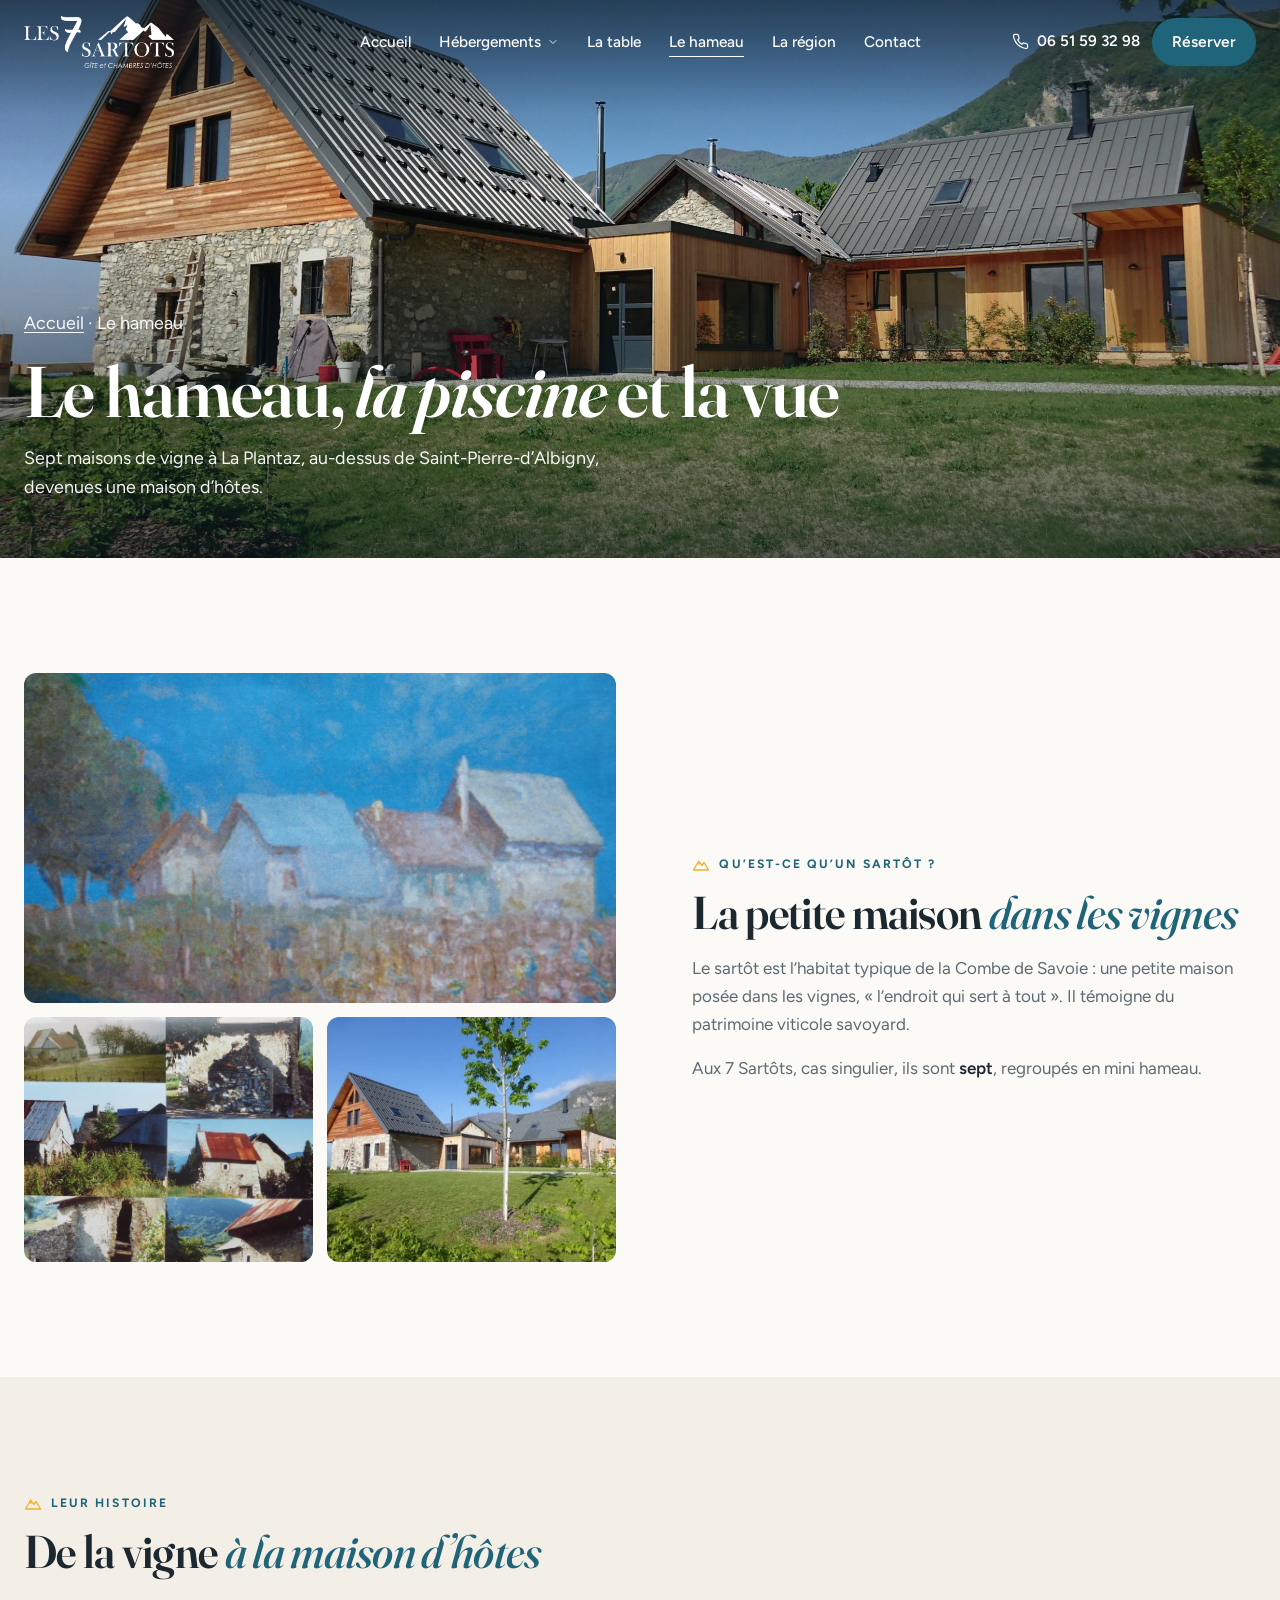
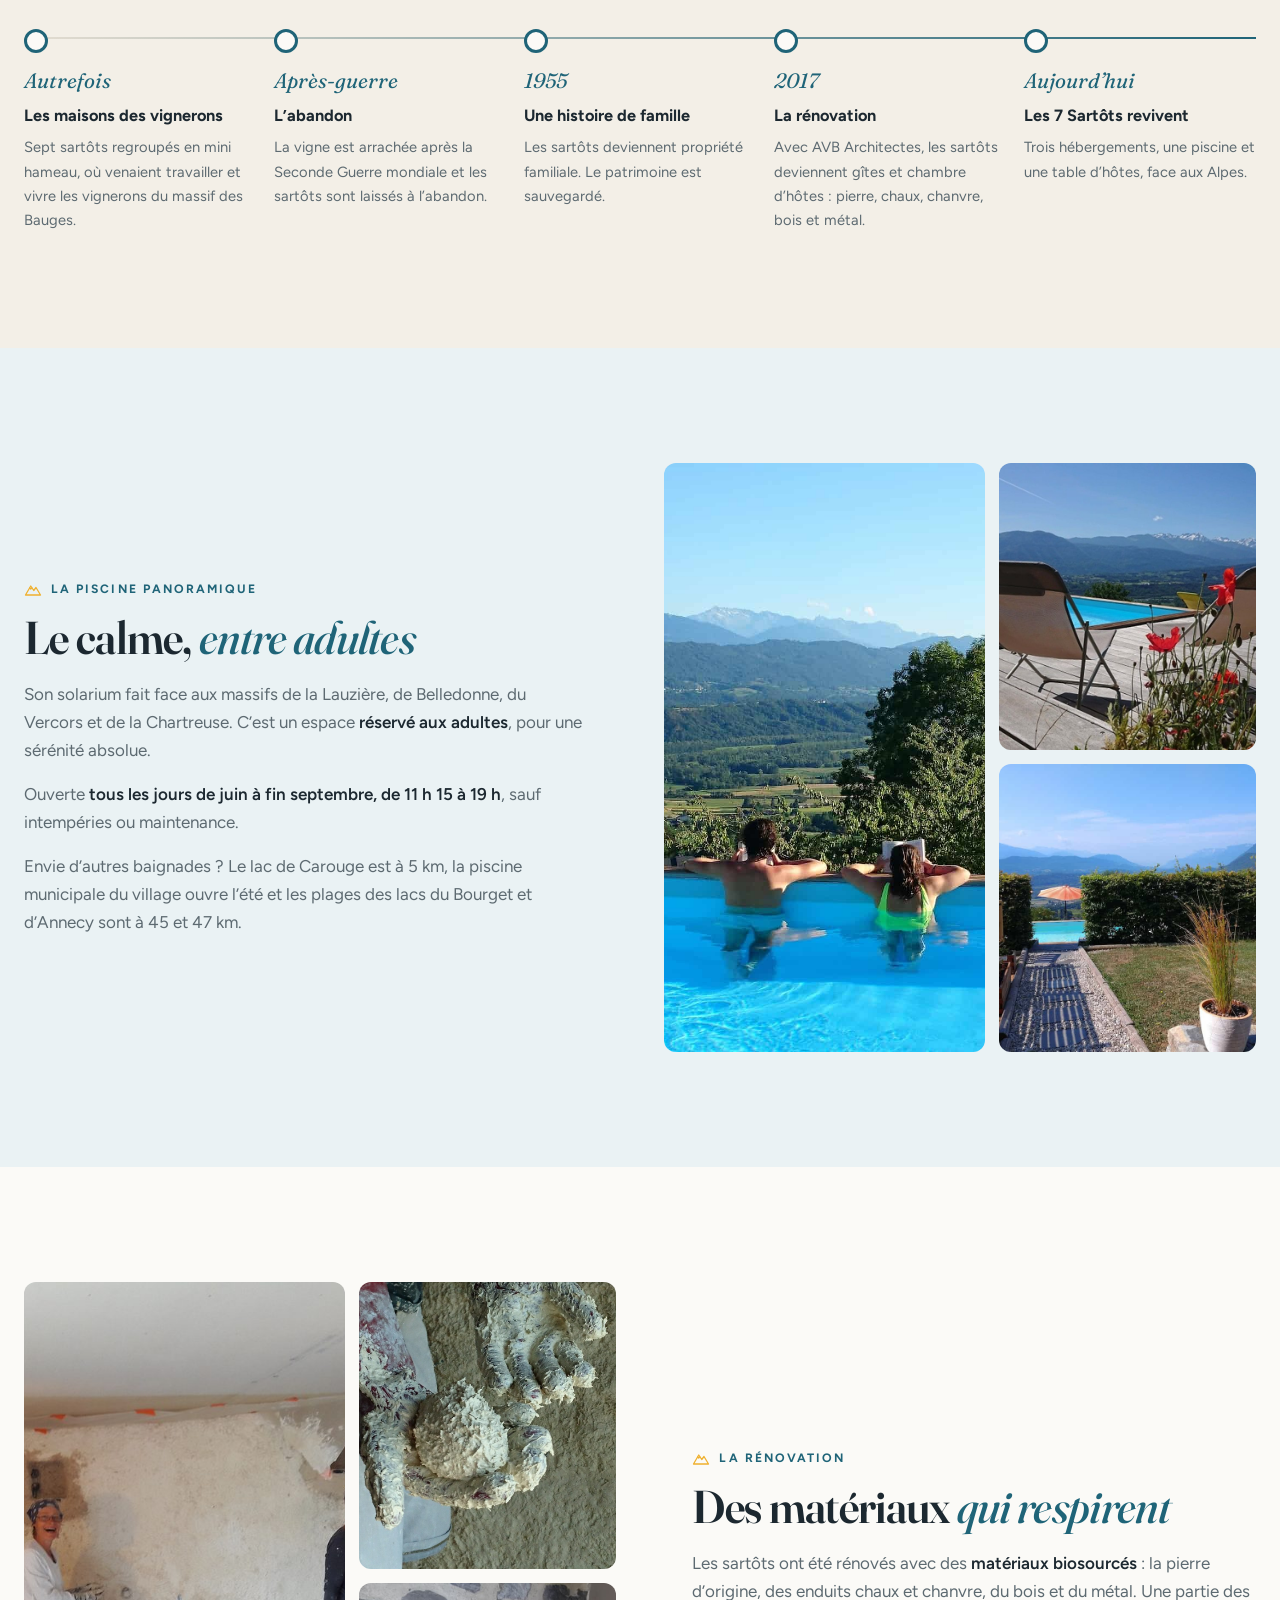
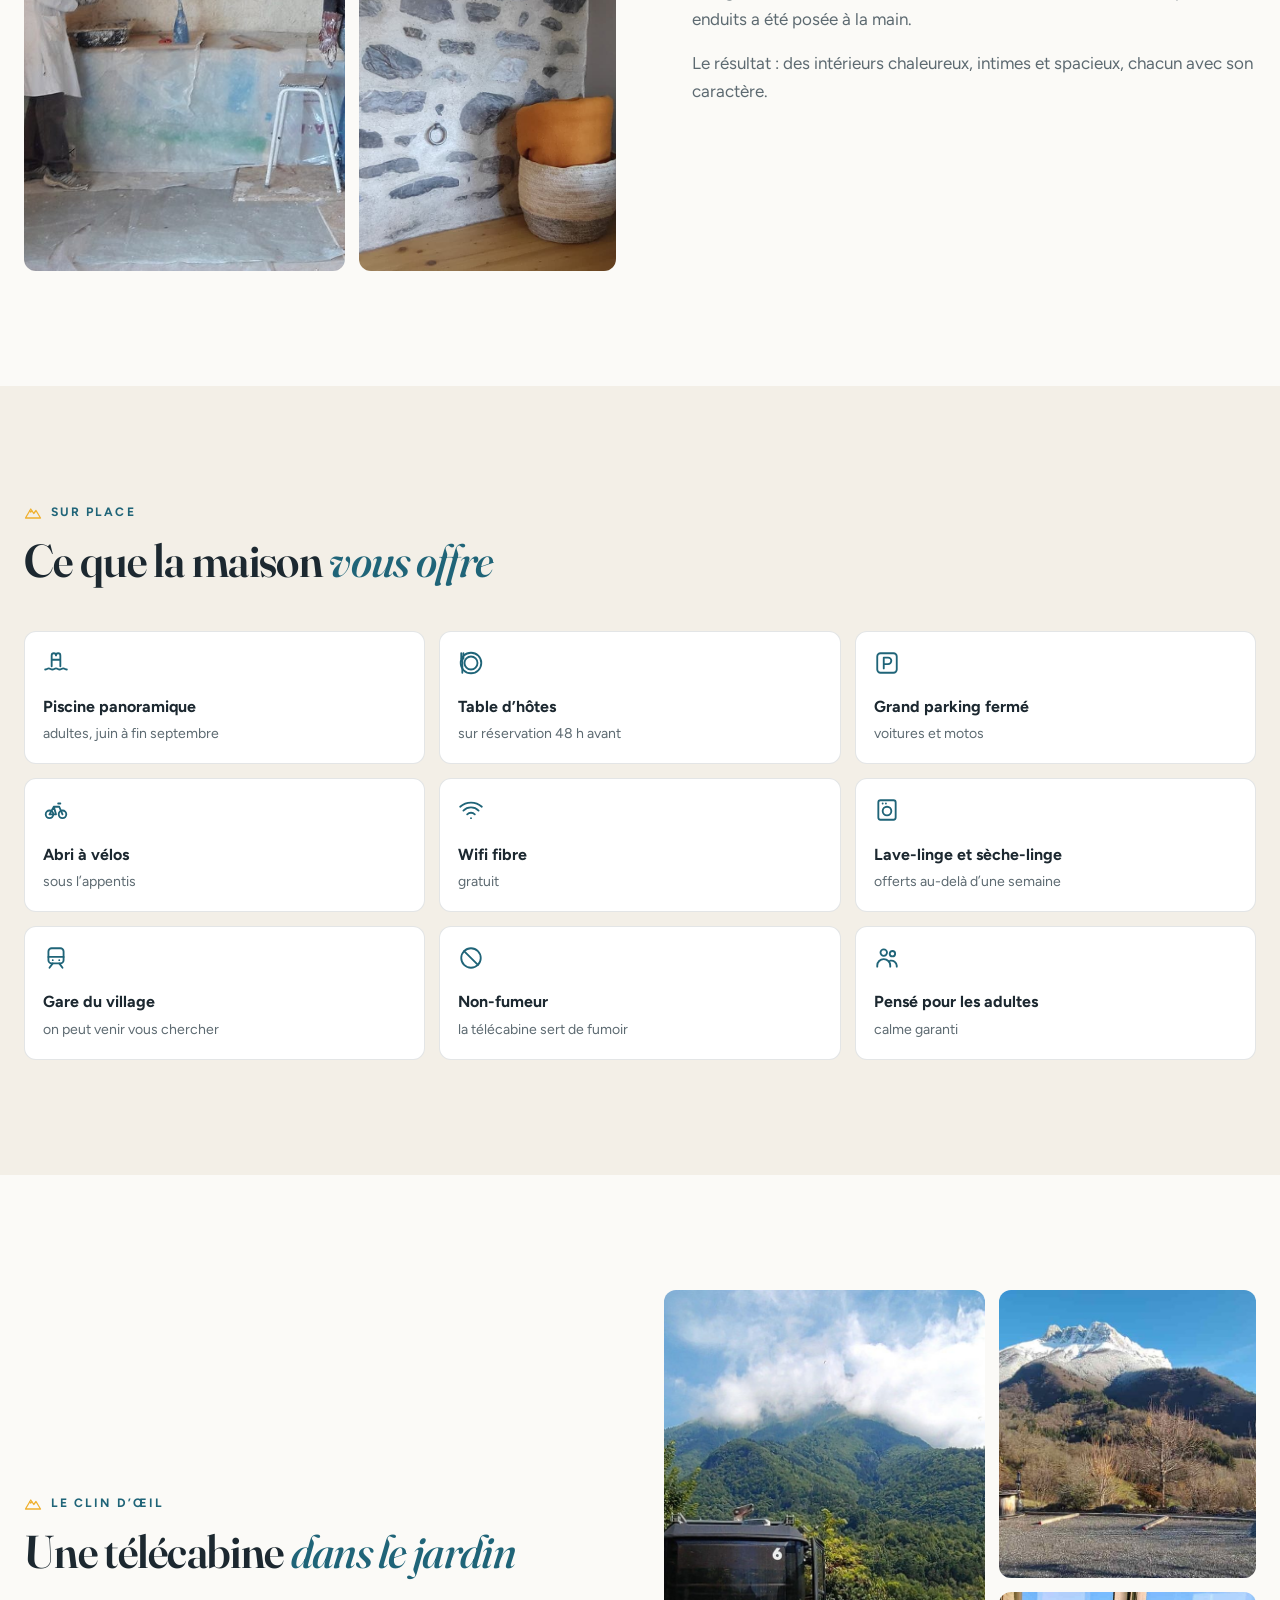
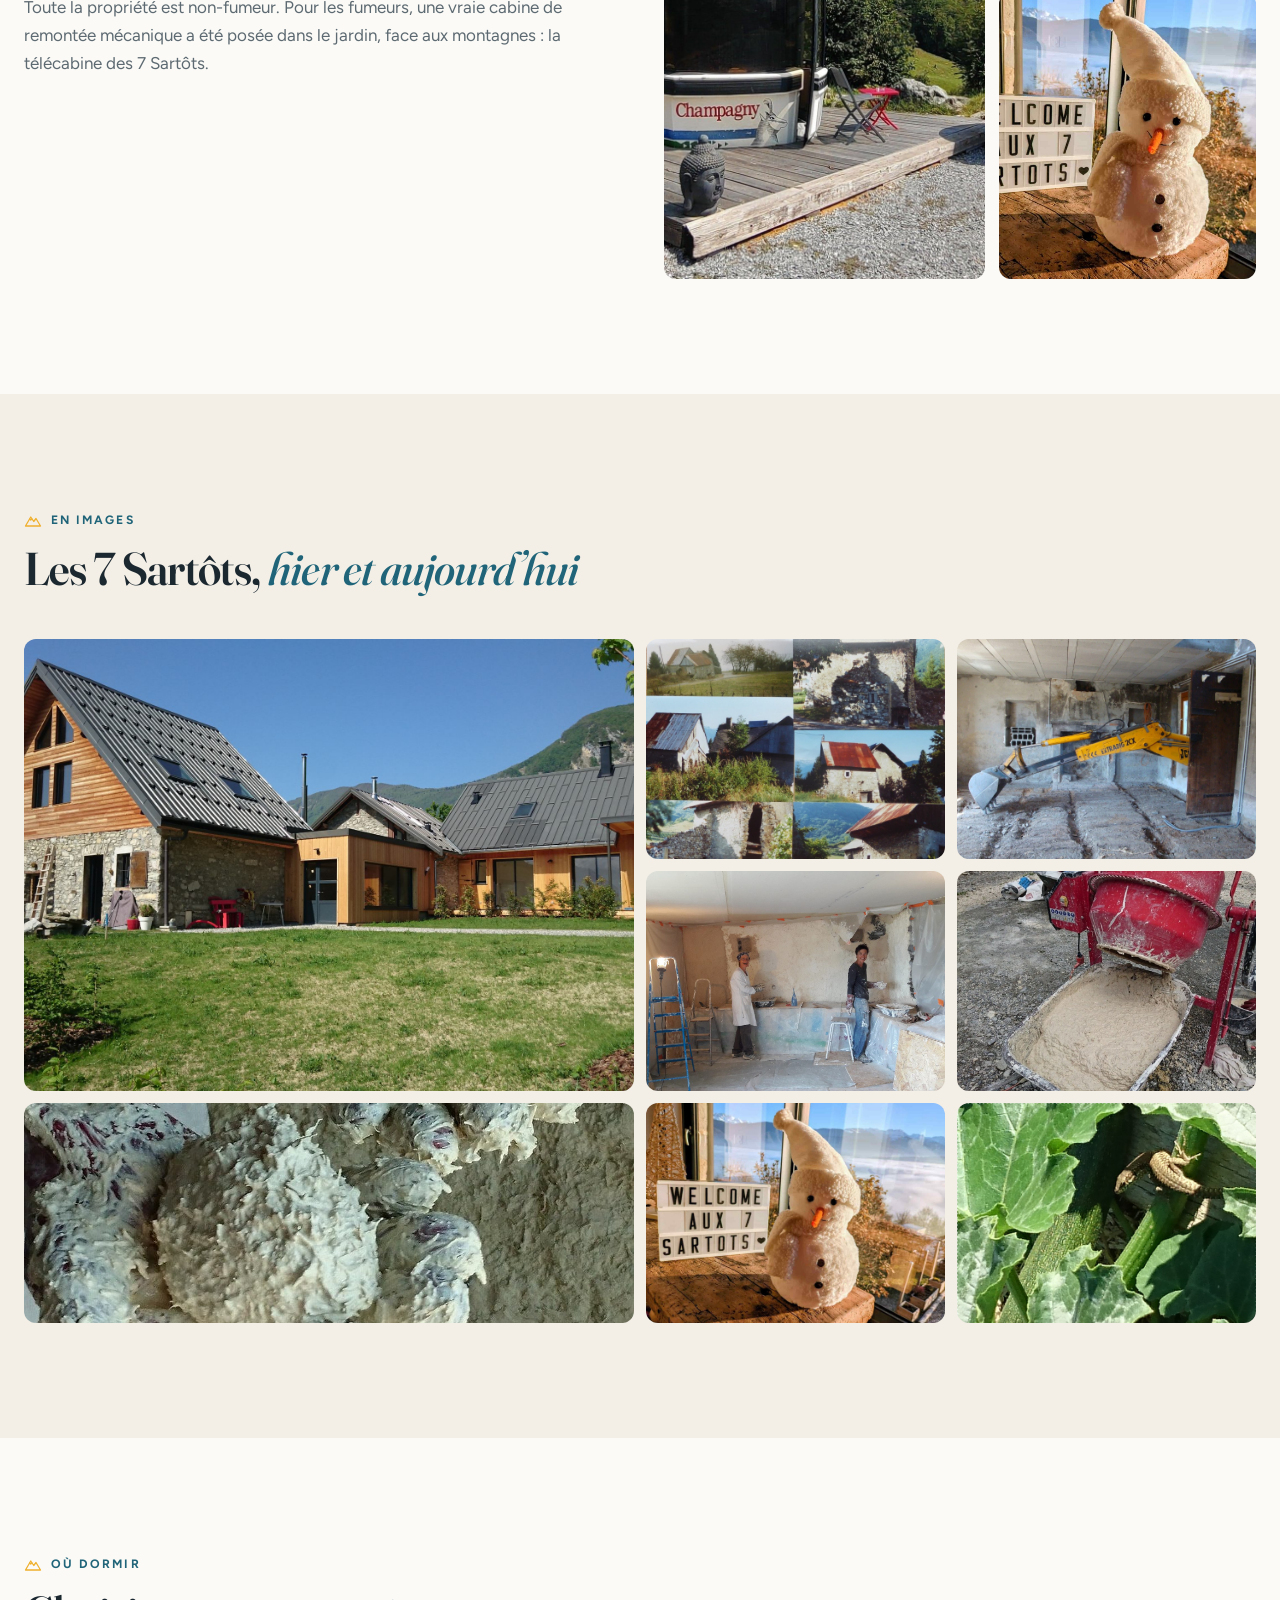
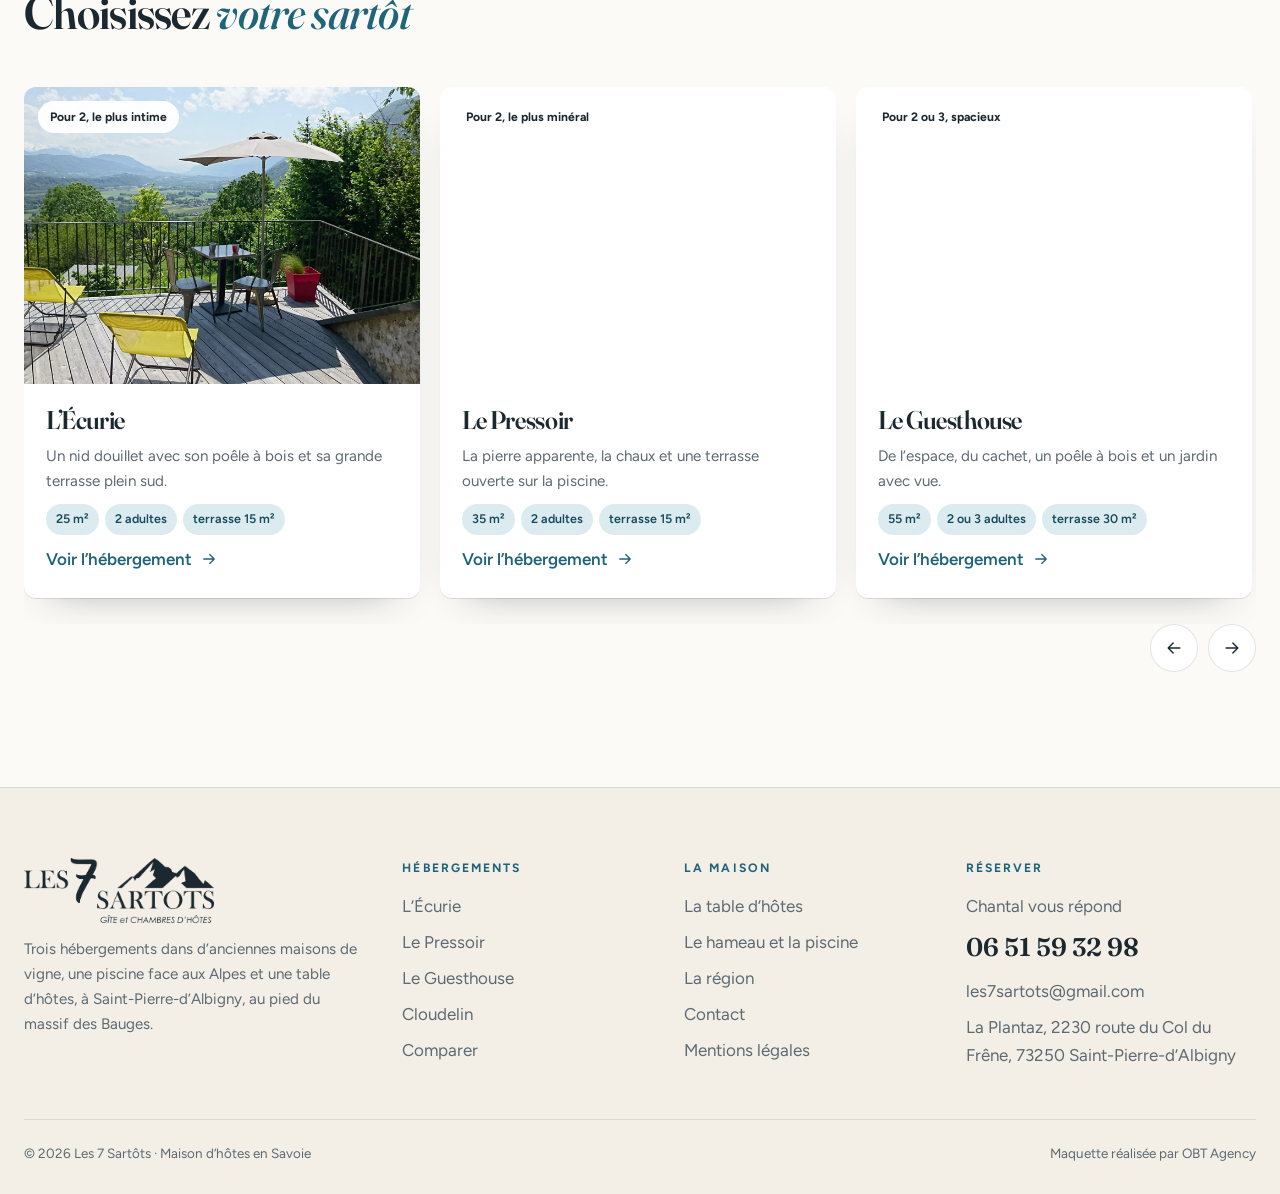
<file: le-hameau.html>
<!doctype html>
<html lang="fr">
<head>
<meta charset="utf-8">
<meta name="viewport" content="width=device-width, initial-scale=1">
<meta name="robots" content="noindex, nofollow">
<title>Le hameau et la piscine · Les 7 Sartôts</title>
<meta name="description" content="L’histoire des 7 Sartôts, maisons de vigne de la Combe de Savoie rénovées en gîtes avec piscine panoramique réservée aux adultes.">
<link rel="preconnect" href="https://fonts.googleapis.com">
<link rel="preconnect" href="https://fonts.gstatic.com" crossorigin>
<link href="https://fonts.googleapis.com/css2?family=Figtree:wght@400;500;600;700&family=Fraunces:ital,opsz,wght@0,9..144,500;0,9..144,600;1,9..144,500&display=swap" rel="stylesheet">
<link rel="stylesheet" href="css/style.css">
</head>
<body data-page="hameau">
<header class="entete">
  <div class="conteneur barre">
    <a class="logo " href="index.html" aria-label="Les 7 Sartôts, accueil"><img class="blanc" src="images/logo-blanc.png" alt="Les 7 Sartôts, gîte et chambres d’hôtes" width="973" height="333"><img class="sombre" src="images/logo-sombre.png" alt="" width="973" height="333"></a>
    <ul class="menu">
      <li><a href="index.html">Accueil</a></li>
      <li><a class="ouvrir" href="hebergements.html">Hébergements <svg viewBox="0 0 24 24" fill="none" stroke="currentColor" stroke-width="1.7" stroke-linecap="round" stroke-linejoin="round" aria-hidden="true"><path d="m6 9 6 6 6-6"/></svg></a>
        <div class="sous-menu"><a href="l-ecurie.html"><img src="images/ecurie/terrasse.jpg" alt=""><span>L’Écurie<small>25 m² · 2 adultes</small></span></a><a href="le-pressoir.html"><img src="images/pressoir/chambre.jpg" alt=""><span>Le Pressoir<small>35 m² · 2 adultes</small></span></a><a href="le-guesthouse.html"><img src="images/guesthouse/facade.jpg" alt=""><span>Le Guesthouse<small>55 m² · 2 ou 3 adultes</small></span></a><a href="cloudelin.html"><img src="images/cloudelin/maison.jpg" alt=""><span>Cloudelin<small>90 m² · jusqu’à 7 personnes</small></span></a><a class="tous" href="hebergements.html">Comparer les hébergements</a></div></li>
      <li><a href="la-table.html">La table</a></li>
      <li><a href="le-hameau.html" class="actif">Le hameau</a></li>
      <li><a href="la-region.html">La région</a></li>
      <li><a href="contact.html">Contact</a></li>
    </ul>
    <div class="actions">
      <a class="tel-entete" href="tel:+33651593298"><svg viewBox="0 0 24 24" fill="none" stroke="currentColor" stroke-width="1.7" stroke-linecap="round" stroke-linejoin="round" aria-hidden="true"><path d="M22 16.9v3a2 2 0 0 1-2.2 2 19.8 19.8 0 0 1-8.6-3.1 19.5 19.5 0 0 1-6-6A19.8 19.8 0 0 1 2.1 4.2 2 2 0 0 1 4.1 2h3a2 2 0 0 1 2 1.7c.1 1 .4 1.9.7 2.8a2 2 0 0 1-.5 2.1L8 9.9a16 16 0 0 0 6 6l1.3-1.3a2 2 0 0 1 2.1-.4c.9.3 1.8.6 2.8.7a2 2 0 0 1 1.7 2z"/></svg><span>06 51 59 32 98</span></a>
      <a class="btn btn-plein" href="contact.html#reserver" data-obt-reserve>Réserver</a>
      <button class="burger" aria-label="Menu" aria-expanded="false"><span></span></button>
    </div>
  </div>
</header>
<main>
<section class="bandeau">
  <img src="images/hameau/hameau.jpg" alt="Le hameau des 7 Sartôts">
  <div class="conteneur">
    <p class="fil"><a href="index.html">Accueil</a> · Le hameau</p>
    <h1>Le hameau, <em>la piscine</em> et la vue</h1>
    <p>Sept maisons de vigne à La Plantaz, au-dessus de Saint-Pierre-d’Albigny, devenues une maison d’hôtes.</p>
  </div>
</section>

<section class="section">
  <div class="conteneur duo">
    <div class="duo-photos paysage" data-reveal><img src="images/hameau/sartots-origine.jpg" alt="Les 7 Sartôts à l’origine, en peinture" loading="lazy" decoding="async"><img src="images/hameau/sartots-ruine.jpg" alt="Les sartôts en ruine" loading="lazy" decoding="async"><img src="images/hameau/hameau-arbre.jpg" alt="Les sartôts aujourd’hui" loading="lazy" decoding="async"></div>
    <div class="duo-texte" data-reveal>
      <span class="surtitre"><svg viewBox="0 0 24 24" fill="none" stroke="currentColor" stroke-width="1.7" stroke-linecap="round" stroke-linejoin="round" aria-hidden="true"><path d="m2 20 7-12 4 6 3-4 6 10z"/><path d="m7.5 10.5 1.5 1.5 1.5-1.5"/></svg>Qu’est-ce qu’un sartôt ?</span>
      <h2>La petite maison <em class="it">dans les vignes</em></h2>
      <p>Le sartôt est l’habitat typique de la Combe de Savoie : une petite maison posée dans les vignes, « l’endroit qui sert à tout ». Il témoigne du patrimoine viticole savoyard.</p>
      <p>Aux 7 Sartôts, cas singulier, ils sont <strong>sept</strong>, regroupés en mini hameau.</p>
    </div>
  </div>
</section>

<section class="section creme">
  <div class="conteneur">
    <div class="entete-section"><div><span class="surtitre"><svg viewBox="0 0 24 24" fill="none" stroke="currentColor" stroke-width="1.7" stroke-linecap="round" stroke-linejoin="round" aria-hidden="true"><path d="m2 20 7-12 4 6 3-4 6 10z"/><path d="m7.5 10.5 1.5 1.5 1.5-1.5"/></svg>Leur histoire</span><h2>De la vigne <em class="it">à la maison d’hôtes</em></h2></div></div>
    <ol class="frise"><li data-reveal><span class="annee">Autrefois</span><strong>Les maisons des vignerons</strong><p>Sept sartôts regroupés en mini hameau, où venaient travailler et vivre les vignerons du massif des Bauges.</p></li><li data-reveal><span class="annee">Après-guerre</span><strong>L’abandon</strong><p>La vigne est arrachée après la Seconde Guerre mondiale et les sartôts sont laissés à l’abandon.</p></li><li data-reveal><span class="annee">1955</span><strong>Une histoire de famille</strong><p>Les sartôts deviennent propriété familiale. Le patrimoine est sauvegardé.</p></li><li data-reveal><span class="annee">2017</span><strong>La rénovation</strong><p>Avec AVB Architectes, les sartôts deviennent gîtes et chambre d’hôtes : pierre, chaux, chanvre, bois et métal.</p></li><li data-reveal><span class="annee">Aujourd’hui</span><strong>Les 7 Sartôts revivent</strong><p>Trois hébergements, une piscine et une table d’hôtes, face aux Alpes.</p></li></ol>
  </div>
</section>

<section class="section glacier" id="piscine">
  <div class="conteneur duo inverse">
    <div class="duo-photos" data-reveal><img src="images/hameau/piscine-lecture.jpg" alt="Lire dans la piscine face aux montagnes" loading="lazy" decoding="async"><img src="images/hameau/piscine-transats.jpg" alt="Les transats" loading="lazy" decoding="async"><img src="images/hameau/allee-piscine.jpg" alt="L’allée de la piscine" loading="lazy" decoding="async"></div>
    <div class="duo-texte" data-reveal>
      <span class="surtitre"><svg viewBox="0 0 24 24" fill="none" stroke="currentColor" stroke-width="1.7" stroke-linecap="round" stroke-linejoin="round" aria-hidden="true"><path d="m2 20 7-12 4 6 3-4 6 10z"/><path d="m7.5 10.5 1.5 1.5 1.5-1.5"/></svg>La piscine panoramique</span>
      <h2>Le calme, <em class="it">entre adultes</em></h2>
      <p>Son solarium fait face aux massifs de la Lauzière, de Belledonne, du Vercors et de la Chartreuse. C’est un espace <strong>réservé aux adultes</strong>, pour une sérénité absolue.</p>
      <p>Ouverte <strong>tous les jours de juin à fin septembre, de 11 h 15 à 19 h</strong>, sauf intempéries ou maintenance.</p>
      <p>Envie d’autres baignades ? Le lac de Carouge est à 5 km, la piscine municipale du village ouvre l’été et les plages des lacs du Bourget et d’Annecy sont à 45 et 47 km.</p>
    </div>
  </div>
</section>

<section class="section">
  <div class="conteneur duo">
    <div class="duo-photos" data-reveal><img src="images/hameau/enduit-chaux.jpg" alt="L’enduit à la chaux" loading="lazy" decoding="async"><img src="images/hameau/chaux.jpg" alt="La chaux" loading="lazy" decoding="async"><img src="images/pressoir/mur-pierre.jpg" alt="La pierre du Pressoir" loading="lazy" decoding="async"></div>
    <div class="duo-texte" data-reveal>
      <span class="surtitre"><svg viewBox="0 0 24 24" fill="none" stroke="currentColor" stroke-width="1.7" stroke-linecap="round" stroke-linejoin="round" aria-hidden="true"><path d="m2 20 7-12 4 6 3-4 6 10z"/><path d="m7.5 10.5 1.5 1.5 1.5-1.5"/></svg>La rénovation</span>
      <h2>Des matériaux <em class="it">qui respirent</em></h2>
      <p>Les sartôts ont été rénovés avec des <strong>matériaux biosourcés</strong> : la pierre d’origine, des enduits chaux et chanvre, du bois et du métal. Une partie des enduits a été posée à la main.</p>
      <p>Le résultat : des intérieurs chaleureux, intimes et spacieux, chacun avec son caractère.</p>
    </div>
  </div>
</section>

<section class="section creme">
  <div class="conteneur">
    <div class="entete-section"><div><span class="surtitre"><svg viewBox="0 0 24 24" fill="none" stroke="currentColor" stroke-width="1.7" stroke-linecap="round" stroke-linejoin="round" aria-hidden="true"><path d="m2 20 7-12 4 6 3-4 6 10z"/><path d="m7.5 10.5 1.5 1.5 1.5-1.5"/></svg>Sur place</span><h2>Ce que la maison <em class="it">vous offre</em></h2></div></div>
    <div class="pieces sans-marge">
      <div class="piece"><svg viewBox="0 0 24 24" fill="none" stroke="currentColor" stroke-width="1.7" stroke-linecap="round" stroke-linejoin="round" aria-hidden="true"><path d="M2 18c1.7 0 1.7-1 3.3-1s1.7 1 3.4 1 1.6-1 3.3-1 1.7 1 3.3 1 1.7-1 3.4-1 1.6 1 3.3 1"/><path d="M8 15V5a2 2 0 0 1 4 0M16 15V5a2 2 0 0 0-4 0M8 9h8"/></svg><strong>Piscine panoramique</strong><small>adultes, juin à fin septembre</small></div>
      <div class="piece"><svg viewBox="0 0 24 24" fill="none" stroke="currentColor" stroke-width="1.7" stroke-linecap="round" stroke-linejoin="round" aria-hidden="true"><circle cx="12" cy="12" r="6"/><circle cx="12" cy="12" r="9.5"/><path d="M3 3v5M5 3v5M4 8v13"/></svg><strong>Table d’hôtes</strong><small>sur réservation 48 h avant</small></div>
      <div class="piece"><svg viewBox="0 0 24 24" fill="none" stroke="currentColor" stroke-width="1.7" stroke-linecap="round" stroke-linejoin="round" aria-hidden="true"><rect x="3" y="3" width="18" height="18" rx="3"/><path d="M9 17V7h4a3 3 0 0 1 0 6H9"/></svg><strong>Grand parking fermé</strong><small>voitures et motos</small></div>
      <div class="piece"><svg viewBox="0 0 24 24" fill="none" stroke="currentColor" stroke-width="1.7" stroke-linecap="round" stroke-linejoin="round" aria-hidden="true"><circle cx="6" cy="16" r="3.5"/><circle cx="18" cy="16" r="3.5"/><path d="M6 16l4-7h5l3 7M10 9l2 7h-6M14 6h2"/></svg><strong>Abri à vélos</strong><small>sous l’appentis</small></div>
      <div class="piece"><svg viewBox="0 0 24 24" fill="none" stroke="currentColor" stroke-width="1.7" stroke-linecap="round" stroke-linejoin="round" aria-hidden="true"><path d="M5 12.5a10 10 0 0 1 14 0M8.5 16a5 5 0 0 1 7 0M2 9a15 15 0 0 1 20 0M12 19.5h.01"/></svg><strong>Wifi fibre</strong><small>gratuit</small></div>
      <div class="piece"><svg viewBox="0 0 24 24" fill="none" stroke="currentColor" stroke-width="1.7" stroke-linecap="round" stroke-linejoin="round" aria-hidden="true"><rect x="4" y="3" width="16" height="18" rx="2"/><circle cx="12" cy="13" r="4"/><path d="M8 6h.01M11 6h.01"/></svg><strong>Lave-linge et sèche-linge</strong><small>offerts au-delà d’une semaine</small></div>
      <div class="piece"><svg viewBox="0 0 24 24" fill="none" stroke="currentColor" stroke-width="1.7" stroke-linecap="round" stroke-linejoin="round" aria-hidden="true"><rect x="5" y="3" width="14" height="14" rx="3"/><path d="M5 11h14M9 17l-3 4M15 17l3 4M9 14h.01M15 14h.01"/></svg><strong>Gare du village</strong><small>on peut venir vous chercher</small></div>
      <div class="piece"><svg viewBox="0 0 24 24" fill="none" stroke="currentColor" stroke-width="1.7" stroke-linecap="round" stroke-linejoin="round" aria-hidden="true"><circle cx="12" cy="12" r="9"/><path d="m5.6 5.6 12.8 12.8"/></svg><strong>Non-fumeur</strong><small>la télécabine sert de fumoir</small></div>
      <div class="piece"><svg viewBox="0 0 24 24" fill="none" stroke="currentColor" stroke-width="1.7" stroke-linecap="round" stroke-linejoin="round" aria-hidden="true"><circle cx="9" cy="7" r="3"/><circle cx="17" cy="8" r="2.5"/><path d="M3 20v-1a6 6 0 0 1 12 0v1M15 14.5a5 5 0 0 1 6 4.5v1"/></svg><strong>Pensé pour les adultes</strong><small>calme garanti</small></div>
    </div>
  </div>
</section>

<section class="section">
  <div class="conteneur duo inverse">
    <div class="duo-photos" data-reveal><img src="images/hameau/telecabine.jpg" alt="La télécabine dans le jardin" loading="lazy" decoding="async"><img src="images/hameau/parking-telecabine.jpg" alt="La télécabine sous la neige" loading="lazy" decoding="async"><img src="images/hameau/bienvenue.jpg" alt="Bienvenue aux 7 Sartôts" loading="lazy" decoding="async"></div>
    <div class="duo-texte" data-reveal>
      <span class="surtitre"><svg viewBox="0 0 24 24" fill="none" stroke="currentColor" stroke-width="1.7" stroke-linecap="round" stroke-linejoin="round" aria-hidden="true"><path d="m2 20 7-12 4 6 3-4 6 10z"/><path d="m7.5 10.5 1.5 1.5 1.5-1.5"/></svg>Le clin d’œil</span>
      <h2>Une télécabine <em class="it">dans le jardin</em></h2>
      <p>Toute la propriété est non-fumeur. Pour les fumeurs, une vraie cabine de remontée mécanique a été posée dans le jardin, face aux montagnes : la télécabine des 7 Sartôts.</p>
    </div>
  </div>
</section>

<section class="section creme">
  <div class="conteneur">
    <div class="entete-section"><div><span class="surtitre"><svg viewBox="0 0 24 24" fill="none" stroke="currentColor" stroke-width="1.7" stroke-linecap="round" stroke-linejoin="round" aria-hidden="true"><path d="m2 20 7-12 4 6 3-4 6 10z"/><path d="m7.5 10.5 1.5 1.5 1.5-1.5"/></svg>En images</span><h2>Les 7 Sartôts, <em class="it">hier et aujourd’hui</em></h2></div></div>
    <div class="mosaique" data-reveal><button class="grand" data-galerie="images/hameau/hameau.jpg" data-legende="Le hameau rénové" aria-label="Agrandir : Le hameau rénové"><img src="images/hameau/hameau.jpg" alt="Le hameau rénové" loading="lazy" decoding="async"><span>Le hameau rénové</span></button><button class="" data-galerie="images/hameau/sartots-ruine.jpg" data-legende="Les sartôts avant les travaux" aria-label="Agrandir : Les sartôts avant les travaux"><img src="images/hameau/sartots-ruine.jpg" alt="Les sartôts avant les travaux" loading="lazy" decoding="async"><span>Les sartôts avant les travaux</span></button><button class="" data-galerie="images/hameau/travaux.jpg" data-legende="Le début des travaux" aria-label="Agrandir : Le début des travaux"><img src="images/hameau/travaux.jpg" alt="Le début des travaux" loading="lazy" decoding="async"><span>Le début des travaux</span></button><button class="" data-galerie="images/hameau/enduit-chaux.jpg" data-legende="La pose des enduits" aria-label="Agrandir : La pose des enduits"><img src="images/hameau/enduit-chaux.jpg" alt="La pose des enduits" loading="lazy" decoding="async"><span>La pose des enduits</span></button><button class="" data-galerie="images/hameau/beton-chaux.jpg" data-legende="Le béton de chaux" aria-label="Agrandir : Le béton de chaux"><img src="images/hameau/beton-chaux.jpg" alt="Le béton de chaux" loading="lazy" decoding="async"><span>Le béton de chaux</span></button><button class="large" data-galerie="images/hameau/chaux.jpg" data-legende="La chaux, une matière vivante" aria-label="Agrandir : La chaux, une matière vivante"><img src="images/hameau/chaux.jpg" alt="La chaux, une matière vivante" loading="lazy" decoding="async"><span>La chaux, une matière vivante</span></button><button class="" data-galerie="images/hameau/bienvenue.jpg" data-legende="Bienvenue aux 7 Sartôts" aria-label="Agrandir : Bienvenue aux 7 Sartôts"><img src="images/hameau/bienvenue.jpg" alt="Bienvenue aux 7 Sartôts" loading="lazy" decoding="async"><span>Bienvenue aux 7 Sartôts</span></button><button class="" data-galerie="images/hameau/lezard.jpg" data-legende="Un habitant du potager" aria-label="Agrandir : Un habitant du potager"><img src="images/hameau/lezard.jpg" alt="Un habitant du potager" loading="lazy" decoding="async"><span>Un habitant du potager</span></button></div>
  </div>
</section>

<section class="section">
  <div class="conteneur">
    <div class="entete-section"><div><span class="surtitre"><svg viewBox="0 0 24 24" fill="none" stroke="currentColor" stroke-width="1.7" stroke-linecap="round" stroke-linejoin="round" aria-hidden="true"><path d="m2 20 7-12 4 6 3-4 6 10z"/><path d="m7.5 10.5 1.5 1.5 1.5-1.5"/></svg>Où dormir</span><h2>Choisissez <em class="it">votre sartôt</em></h2></div></div>
    <div class="rail" data-reveal>
  <div class="rail-piste" aria-label="Les hébergements"><a class="carte-gite" href="l-ecurie.html">
  <div class="visuel"><img src="images/ecurie/terrasse.jpg" alt="L’Écurie" loading="lazy" decoding="async"><span class="etiquette">Pour 2, le plus intime</span></div>
  <div class="corps">
    <h3>L’Écurie</h3>
    <p>Un nid douillet avec son poêle à bois et sa grande terrasse plein sud.</p>
    <div class="pastilles"><span>25 m²</span><span>2 adultes</span><span>terrasse 15 m²</span></div>
    <span class="lien-fleche">Voir l’hébergement <svg viewBox="0 0 24 24" fill="none" stroke="currentColor" stroke-width="1.7" stroke-linecap="round" stroke-linejoin="round" aria-hidden="true"><path d="M5 12h14M13 6l6 6-6 6"/></svg></span>
  </div>
</a><a class="carte-gite" href="le-pressoir.html">
  <div class="visuel"><img src="images/pressoir/chambre.jpg" alt="Le Pressoir" loading="lazy" decoding="async"><span class="etiquette">Pour 2, le plus minéral</span></div>
  <div class="corps">
    <h3>Le Pressoir</h3>
    <p>La pierre apparente, la chaux et une terrasse ouverte sur la piscine.</p>
    <div class="pastilles"><span>35 m²</span><span>2 adultes</span><span>terrasse 15 m²</span></div>
    <span class="lien-fleche">Voir l’hébergement <svg viewBox="0 0 24 24" fill="none" stroke="currentColor" stroke-width="1.7" stroke-linecap="round" stroke-linejoin="round" aria-hidden="true"><path d="M5 12h14M13 6l6 6-6 6"/></svg></span>
  </div>
</a><a class="carte-gite" href="le-guesthouse.html">
  <div class="visuel"><img src="images/guesthouse/facade.jpg" alt="Le Guesthouse" loading="lazy" decoding="async"><span class="etiquette">Pour 2 ou 3, spacieux</span></div>
  <div class="corps">
    <h3>Le Guesthouse</h3>
    <p>De l’espace, du cachet, un poêle à bois et un jardin avec vue.</p>
    <div class="pastilles"><span>55 m²</span><span>2 ou 3 adultes</span><span>terrasse 30 m²</span></div>
    <span class="lien-fleche">Voir l’hébergement <svg viewBox="0 0 24 24" fill="none" stroke="currentColor" stroke-width="1.7" stroke-linecap="round" stroke-linejoin="round" aria-hidden="true"><path d="M5 12h14M13 6l6 6-6 6"/></svg></span>
  </div>
</a><a class="carte-gite" href="cloudelin.html">
  <div class="visuel"><img src="images/cloudelin/maison.jpg" alt="Cloudelin" loading="lazy" decoding="async"><span class="etiquette">Jusqu’à 7, le plus grand</span></div>
  <div class="corps">
    <h3>Cloudelin</h3>
    <p>Quatre chambres, deux salles de bain : le meilleur volume pour un petit groupe.</p>
    <div class="pastilles"><span>90 m²</span><span>jusqu’à 7 personnes</span><span>terrasse 30 m²</span></div>
    <span class="lien-fleche">Voir l’hébergement <svg viewBox="0 0 24 24" fill="none" stroke="currentColor" stroke-width="1.7" stroke-linecap="round" stroke-linejoin="round" aria-hidden="true"><path d="M5 12h14M13 6l6 6-6 6"/></svg></span>
  </div>
</a></div>
  <div class="rail-fleches"><button class="prec" aria-label="Précédent"><svg viewBox="0 0 24 24" fill="none" stroke="currentColor" stroke-width="1.7" stroke-linecap="round" stroke-linejoin="round" aria-hidden="true"><path d="M19 12H5M11 6l-6 6 6 6"/></svg></button><button class="suiv" aria-label="Suivant"><svg viewBox="0 0 24 24" fill="none" stroke="currentColor" stroke-width="1.7" stroke-linecap="round" stroke-linejoin="round" aria-hidden="true"><path d="M5 12h14M13 6l6 6-6 6"/></svg></button></div>
</div>
  </div>
</section>
</main>
<footer class="pied">
  <div class="conteneur">
    <div class="grille">
      <div>
        <a class="logo-pied" href="index.html"><img src="images/logo-sombre.png" alt="Les 7 Sartôts" width="973" height="333"></a>
        <p>Trois hébergements dans d’anciennes maisons de vigne, une piscine face aux Alpes et une table d’hôtes, à Saint-Pierre-d’Albigny, au pied du massif des Bauges.</p>
      </div>
      <div><h4>Hébergements</h4><ul><li><a href="l-ecurie.html">L’Écurie</a></li><li><a href="le-pressoir.html">Le Pressoir</a></li><li><a href="le-guesthouse.html">Le Guesthouse</a></li><li><a href="cloudelin.html">Cloudelin</a></li><li><a href="hebergements.html">Comparer</a></li></ul></div>
      <div><h4>La maison</h4><ul><li><a href="la-table.html">La table d’hôtes</a></li><li><a href="le-hameau.html">Le hameau et la piscine</a></li><li><a href="la-region.html">La région</a></li><li><a href="contact.html">Contact</a></li><li><a href="mentions-legales.html">Mentions légales</a></li></ul></div>
      <div><h4>Réserver</h4><ul><li>Chantal vous répond<a class="tel-pied" href="tel:+33651593298">06 51 59 32 98</a></li><li><a href="mailto:les7sartots@gmail.com">les7sartots@gmail.com</a></li><li>La Plantaz, 2230 route du Col du Frêne, 73250 Saint-Pierre-d’Albigny</li></ul></div>
    </div>
    <div class="bas"><span>© 2026 Les 7 Sartôts · Maison d’hôtes en Savoie</span><span>Maquette réalisée par OBT Agency</span></div>
  </div>
</footer>
<nav class="barre-mobile" aria-label="Contact rapide">
  <a class="appeler" href="tel:+33651593298"><svg viewBox="0 0 24 24" fill="none" stroke="currentColor" stroke-width="1.7" stroke-linecap="round" stroke-linejoin="round" aria-hidden="true"><path d="M22 16.9v3a2 2 0 0 1-2.2 2 19.8 19.8 0 0 1-8.6-3.1 19.5 19.5 0 0 1-6-6A19.8 19.8 0 0 1 2.1 4.2 2 2 0 0 1 4.1 2h3a2 2 0 0 1 2 1.7c.1 1 .4 1.9.7 2.8a2 2 0 0 1-.5 2.1L8 9.9a16 16 0 0 0 6 6l1.3-1.3a2 2 0 0 1 2.1-.4c.9.3 1.8.6 2.8.7a2 2 0 0 1 1.7 2z"/></svg> Appeler</a>
  <a href="contact.html#reserver" data-obt-reserve><svg viewBox="0 0 24 24" fill="none" stroke="currentColor" stroke-width="1.7" stroke-linecap="round" stroke-linejoin="round" aria-hidden="true"><rect x="3" y="5" width="18" height="16" rx="2"/><path d="M3 10h18M8 3v4M16 3v4M8 14h2M14 14h2M8 17h2"/></svg> Réserver</a>
</nav>
<script src="js/site.js"></script>
<div data-obt-booking data-obt-key="demo-les-7-sartots" data-obt-api="https://demo-sartots.obt.invalid" data-obt-form-key="demo" data-obt-form-endpoint="https://demo-sartots.obt.invalid/envoi" data-obt-subject="Demande de réservation aux 7 Sartôts"></div>
<script src="js/obt-demo.js"></script>
<script src="https://obt-gestion.com/blocks/obt-booking.js" defer></script>
</body>
</html>
</file>
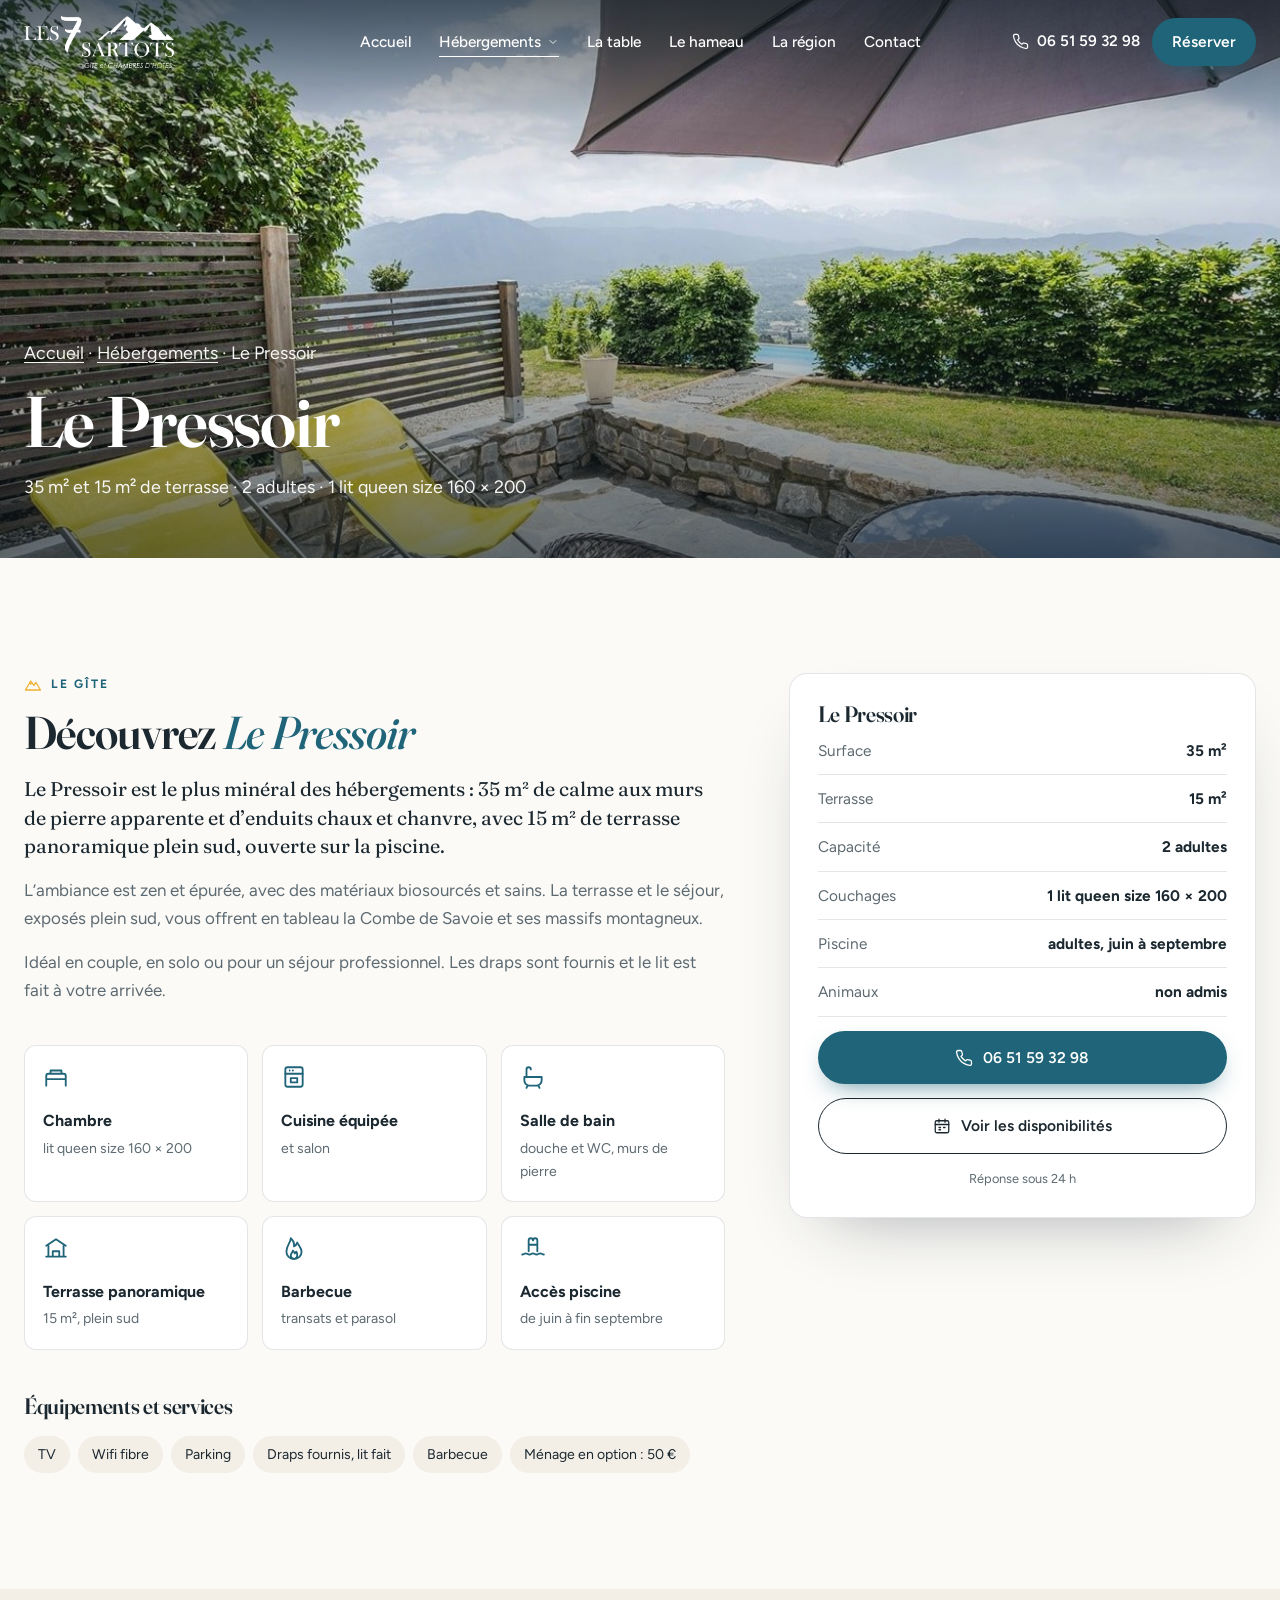
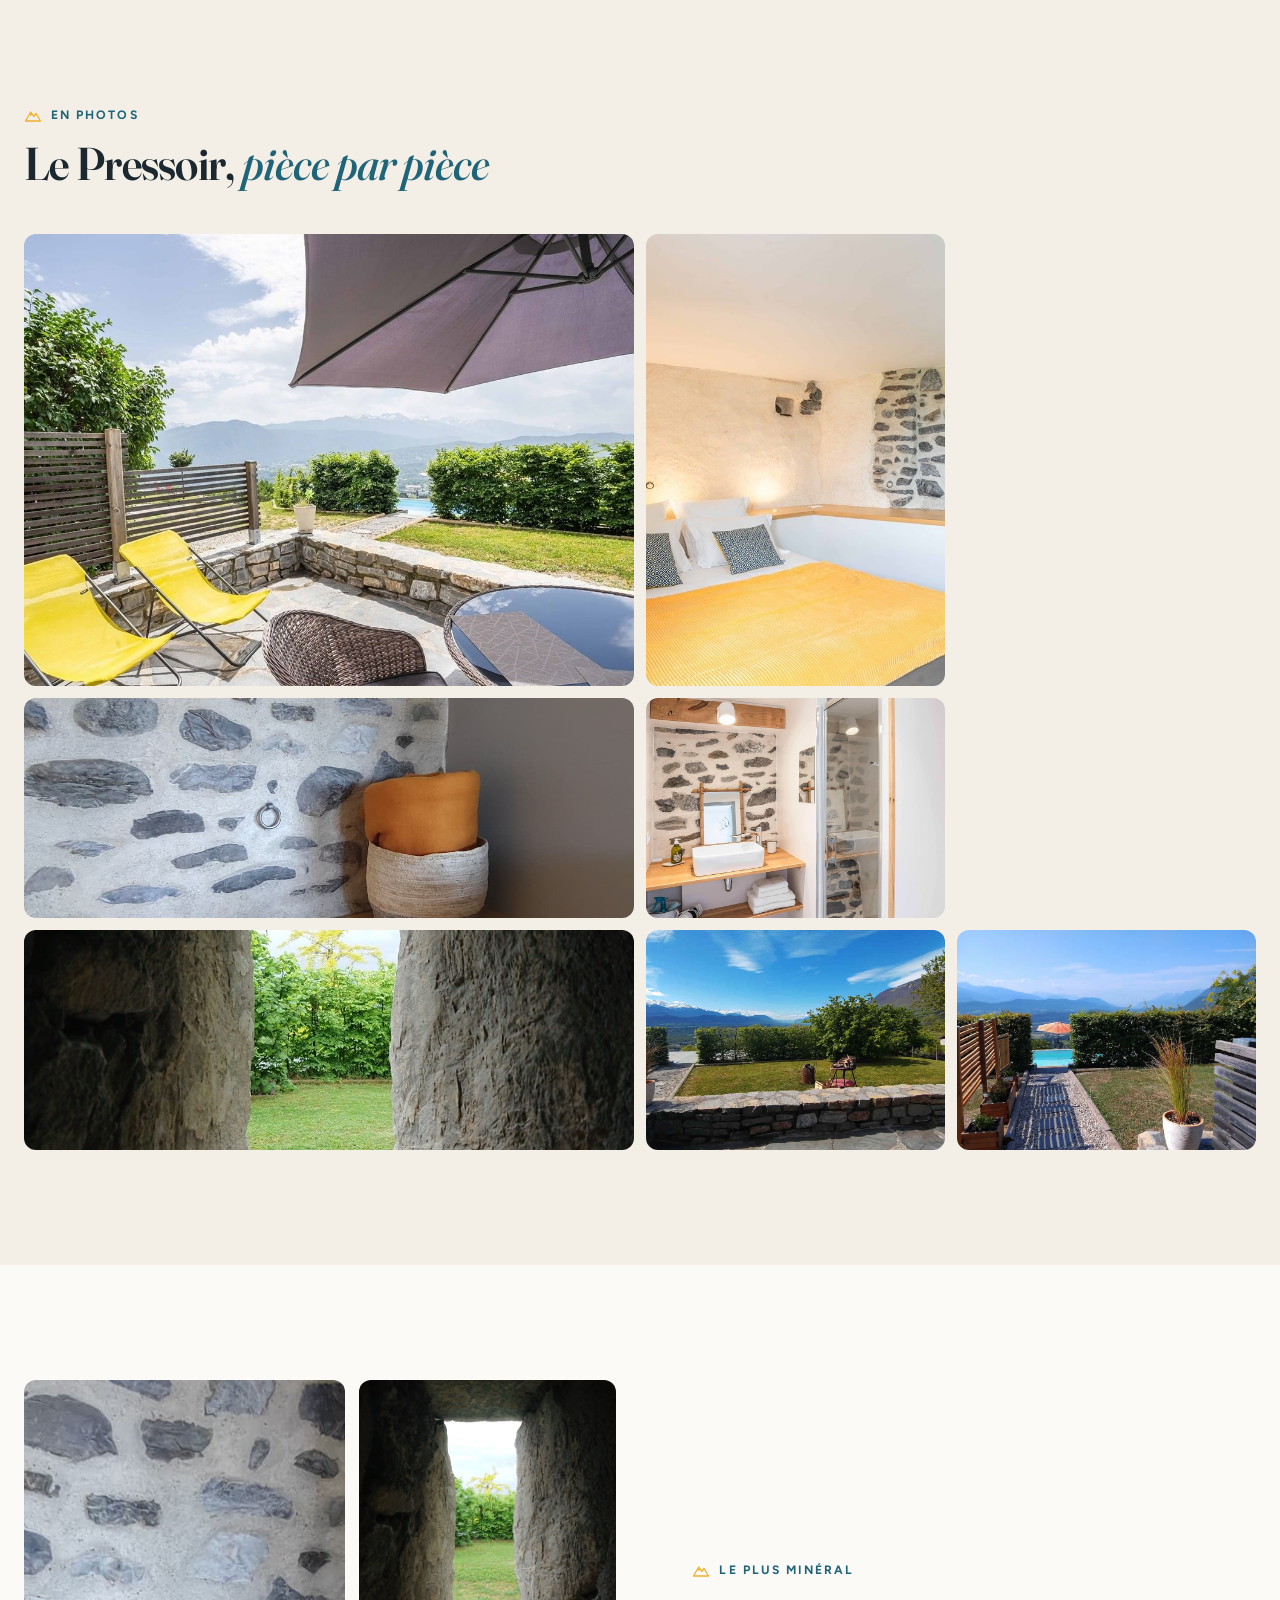
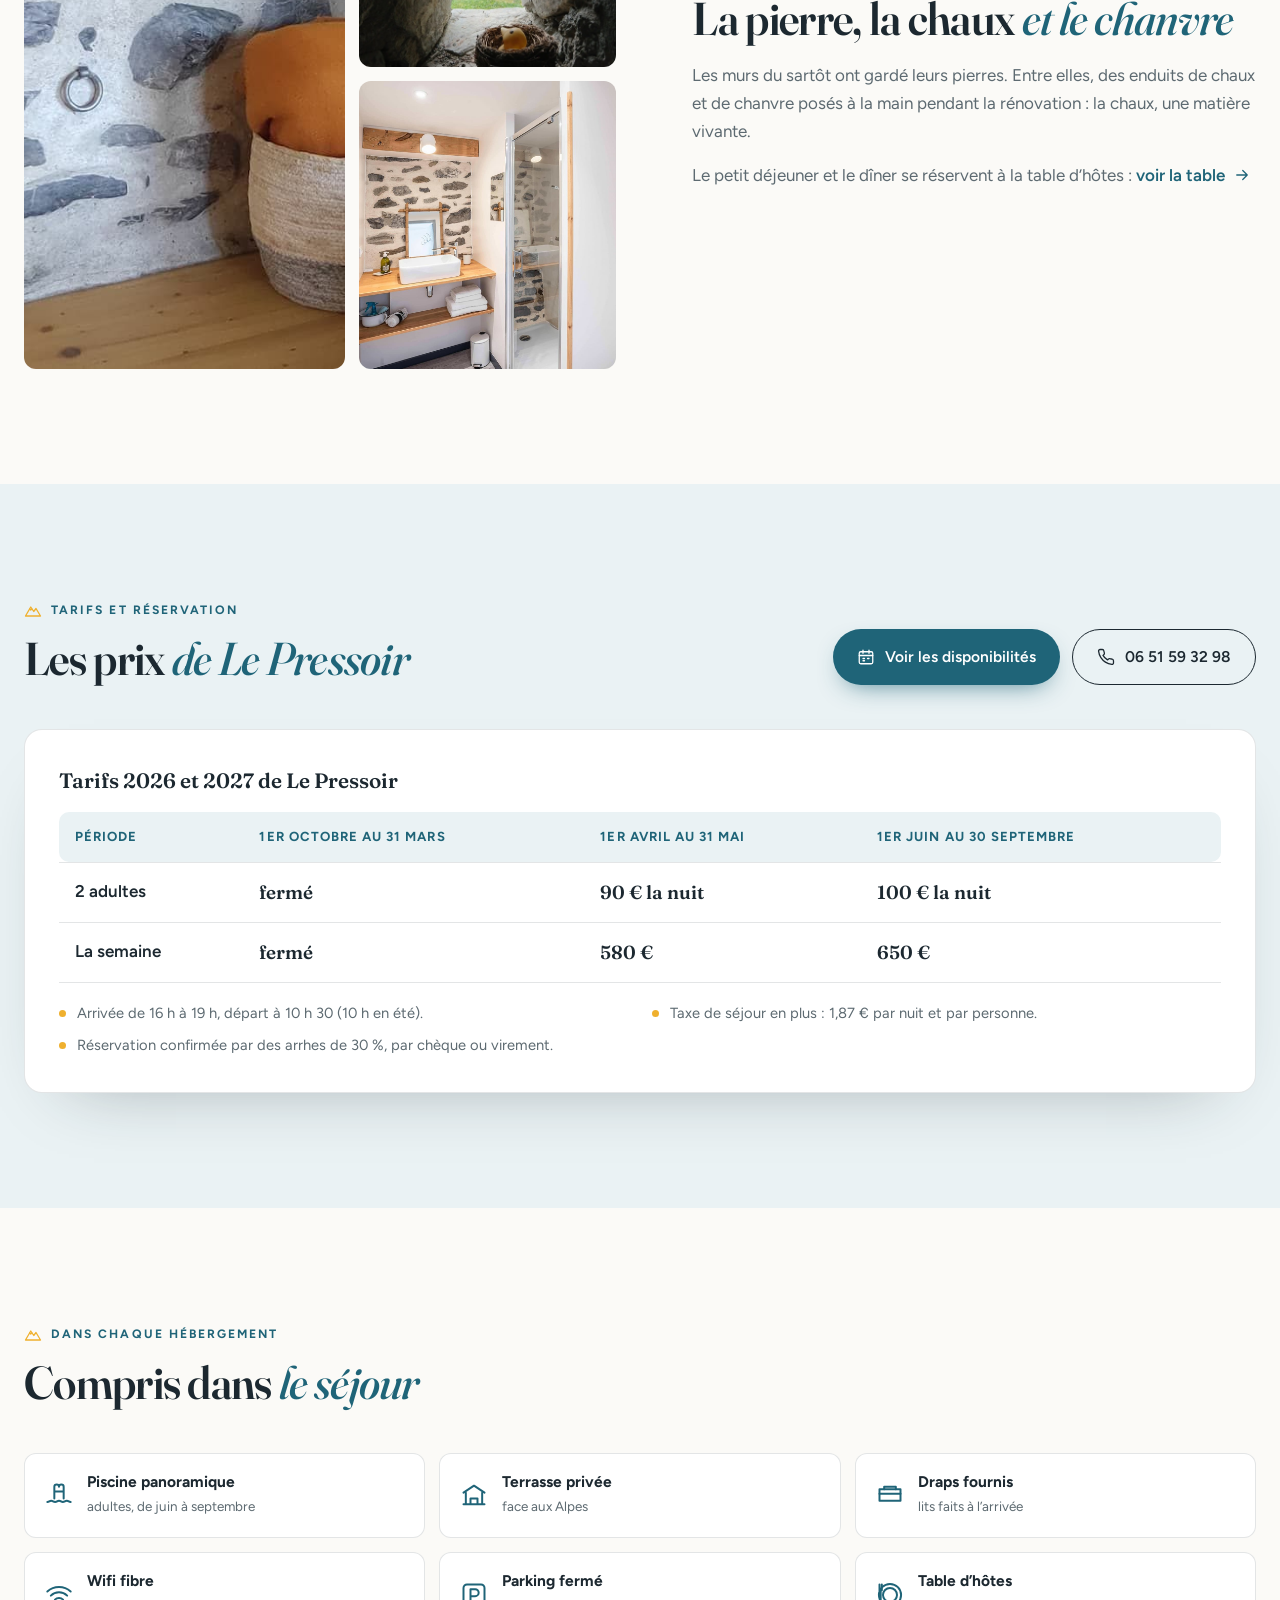
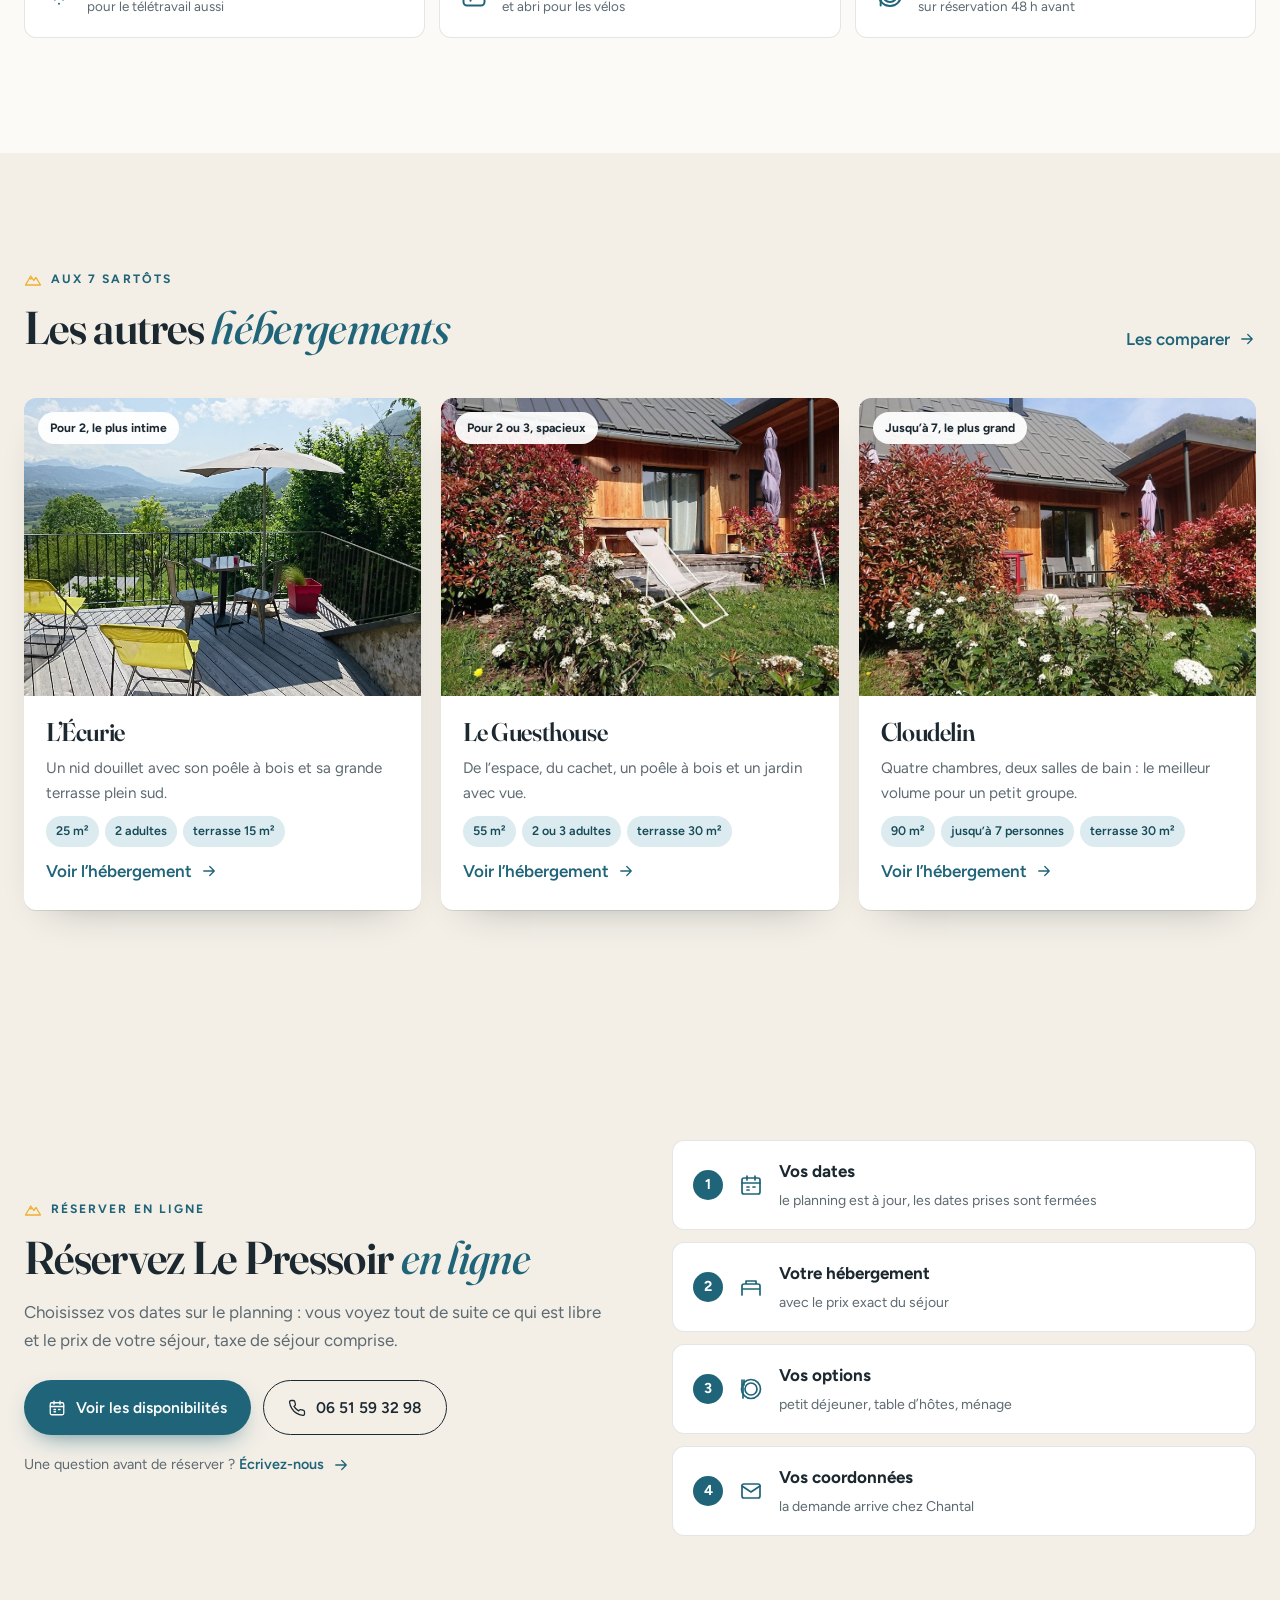
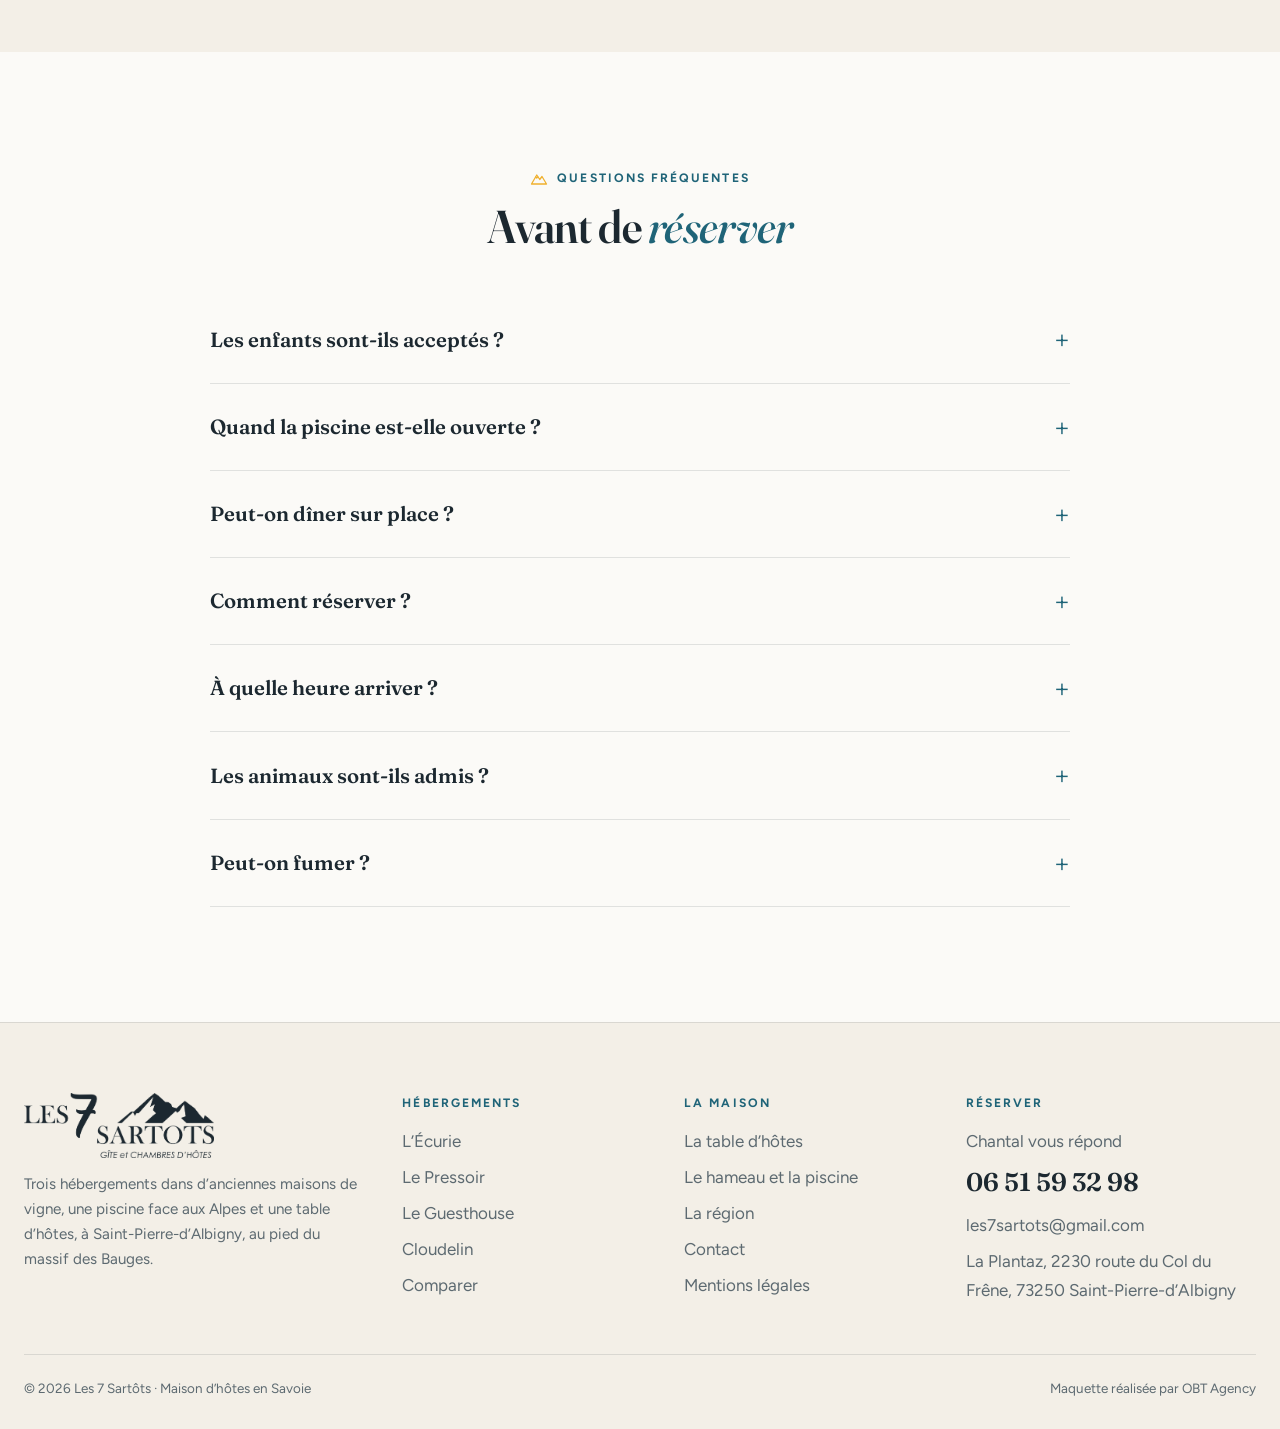
<file: le-pressoir.html>
<!doctype html>
<html lang="fr">
<head>
<meta charset="utf-8">
<meta name="viewport" content="width=device-width, initial-scale=1">
<meta name="robots" content="noindex, nofollow">
<title>Le Pressoir · Gîte aux 7 Sartôts, Savoie</title>
<meta name="description" content="Le Pressoir : gîte de 35 m² pour 2 adultes, avec terrasse de 15 m² et piscine panoramique, à Saint-Pierre-d’Albigny en Savoie.">
<link rel="preconnect" href="https://fonts.googleapis.com">
<link rel="preconnect" href="https://fonts.gstatic.com" crossorigin>
<link href="https://fonts.googleapis.com/css2?family=Figtree:wght@400;500;600;700&family=Fraunces:ital,opsz,wght@0,9..144,500;0,9..144,600;1,9..144,500&display=swap" rel="stylesheet">
<link rel="stylesheet" href="css/style.css">
</head>
<body data-page="le-pressoir">
<header class="entete">
  <div class="conteneur barre">
    <a class="logo " href="index.html" aria-label="Les 7 Sartôts, accueil"><img class="blanc" src="images/logo-blanc.png" alt="Les 7 Sartôts, gîte et chambres d’hôtes" width="973" height="333"><img class="sombre" src="images/logo-sombre.png" alt="" width="973" height="333"></a>
    <ul class="menu">
      <li><a href="index.html">Accueil</a></li>
      <li><a class="ouvrir actif" href="hebergements.html">Hébergements <svg viewBox="0 0 24 24" fill="none" stroke="currentColor" stroke-width="1.7" stroke-linecap="round" stroke-linejoin="round" aria-hidden="true"><path d="m6 9 6 6 6-6"/></svg></a>
        <div class="sous-menu"><a href="l-ecurie.html"><img src="images/ecurie/terrasse.jpg" alt=""><span>L’Écurie<small>25 m² · 2 adultes</small></span></a><a href="le-pressoir.html"><img src="images/pressoir/chambre.jpg" alt=""><span>Le Pressoir<small>35 m² · 2 adultes</small></span></a><a href="le-guesthouse.html"><img src="images/guesthouse/facade.jpg" alt=""><span>Le Guesthouse<small>55 m² · 2 ou 3 adultes</small></span></a><a href="cloudelin.html"><img src="images/cloudelin/maison.jpg" alt=""><span>Cloudelin<small>90 m² · jusqu’à 7 personnes</small></span></a><a class="tous" href="hebergements.html">Comparer les hébergements</a></div></li>
      <li><a href="la-table.html">La table</a></li>
      <li><a href="le-hameau.html">Le hameau</a></li>
      <li><a href="la-region.html">La région</a></li>
      <li><a href="contact.html">Contact</a></li>
    </ul>
    <div class="actions">
      <a class="tel-entete" href="tel:+33651593298"><svg viewBox="0 0 24 24" fill="none" stroke="currentColor" stroke-width="1.7" stroke-linecap="round" stroke-linejoin="round" aria-hidden="true"><path d="M22 16.9v3a2 2 0 0 1-2.2 2 19.8 19.8 0 0 1-8.6-3.1 19.5 19.5 0 0 1-6-6A19.8 19.8 0 0 1 2.1 4.2 2 2 0 0 1 4.1 2h3a2 2 0 0 1 2 1.7c.1 1 .4 1.9.7 2.8a2 2 0 0 1-.5 2.1L8 9.9a16 16 0 0 0 6 6l1.3-1.3a2 2 0 0 1 2.1-.4c.9.3 1.8.6 2.8.7a2 2 0 0 1 1.7 2z"/></svg><span>06 51 59 32 98</span></a>
      <a class="btn btn-plein" href="contact.html#reserver" data-obt-reserve>Réserver</a>
      <button class="burger" aria-label="Menu" aria-expanded="false"><span></span></button>
    </div>
  </div>
</header>
<main>
<section class="bandeau">
  <img src="images/pressoir/terrasse.jpg" alt="Le Pressoir">
  <div class="conteneur">
    <p class="fil"><a href="index.html">Accueil</a> · <a href="hebergements.html">Hébergements</a> · Le Pressoir</p>
    <h1>Le Pressoir</h1>
    <p>35 m² et 15 m² de terrasse · 2 adultes · 1 lit queen size 160 × 200</p>
  </div>
</section>

<section class="section">
  <div class="conteneur fiche">
    <div class="intro" data-reveal>
      <span class="surtitre"><svg viewBox="0 0 24 24" fill="none" stroke="currentColor" stroke-width="1.7" stroke-linecap="round" stroke-linejoin="round" aria-hidden="true"><path d="m2 20 7-12 4 6 3-4 6 10z"/><path d="m7.5 10.5 1.5 1.5 1.5-1.5"/></svg>Le gîte</span>
      <h2>Découvrez <em class="it">Le Pressoir</em></h2>
      <p class="chapo">Le Pressoir est le plus minéral des hébergements : 35 m² de calme aux murs de pierre apparente et d’enduits chaux et chanvre, avec 15 m² de terrasse panoramique plein sud, ouverte sur la piscine.</p>
      <p>L’ambiance est zen et épurée, avec des matériaux biosourcés et sains. La terrasse et le séjour, exposés plein sud, vous offrent en tableau la Combe de Savoie et ses massifs montagneux.</p><p>Idéal en couple, en solo ou pour un séjour professionnel. Les draps sont fournis et le lit est fait à votre arrivée.</p>
      <div class="pieces"><div class="piece"><svg viewBox="0 0 24 24" fill="none" stroke="currentColor" stroke-width="1.7" stroke-linecap="round" stroke-linejoin="round" aria-hidden="true"><path d="M3 18v-7a2 2 0 0 1 2-2h14a2 2 0 0 1 2 2v7M3 14h18M3 18v2M21 18v2M7 9V6h10v3"/></svg><strong>Chambre</strong><small>lit queen size 160 × 200</small></div><div class="piece"><svg viewBox="0 0 24 24" fill="none" stroke="currentColor" stroke-width="1.7" stroke-linecap="round" stroke-linejoin="round" aria-hidden="true"><rect x="4" y="3" width="16" height="18" rx="2"/><path d="M4 9h16M8 6h.01M11 6h.01M9 13h6v4H9z"/></svg><strong>Cuisine équipée</strong><small>et salon</small></div><div class="piece"><svg viewBox="0 0 24 24" fill="none" stroke="currentColor" stroke-width="1.7" stroke-linecap="round" stroke-linejoin="round" aria-hidden="true"><path d="M4 12h16v3a5 5 0 0 1-5 5H9a5 5 0 0 1-5-5zM6 12V5a2 2 0 0 1 4 0M7 20l-1 2M17 20l1 2"/></svg><strong>Salle de bain</strong><small>douche et WC, murs de pierre</small></div><div class="piece"><svg viewBox="0 0 24 24" fill="none" stroke="currentColor" stroke-width="1.7" stroke-linecap="round" stroke-linejoin="round" aria-hidden="true"><path d="M3 10 12 4l9 6"/><path d="M5 10v10M19 10v10M3 20h18M9 20v-5h6v5"/></svg><strong>Terrasse panoramique</strong><small>15 m², plein sud</small></div><div class="piece"><svg viewBox="0 0 24 24" fill="none" stroke="currentColor" stroke-width="1.7" stroke-linecap="round" stroke-linejoin="round" aria-hidden="true"><path d="M12 22c4 0 7-2.7 7-6.5 0-3.6-2.6-5.6-4-8.5-.6 2-1.6 3-3 3.5.3-2.8-.7-5.5-3-7.5.2 3.6-4 6.4-4 12.5C5 19.3 8 22 12 22z"/><path d="M12 22c-1.7 0-3-1.2-3-3 0-1.9 1.6-2.8 2-4.5 1 1 1.5 1.6 1.8 2.5.6-.4 1-1 1.2-1.7.6.9 1 1.9 1 3 0 2.1-1.3 3.7-3 3.7z"/></svg><strong>Barbecue</strong><small>transats et parasol</small></div><div class="piece"><svg viewBox="0 0 24 24" fill="none" stroke="currentColor" stroke-width="1.7" stroke-linecap="round" stroke-linejoin="round" aria-hidden="true"><path d="M2 18c1.7 0 1.7-1 3.3-1s1.7 1 3.4 1 1.6-1 3.3-1 1.7 1 3.3 1 1.7-1 3.4-1 1.6 1 3.3 1"/><path d="M8 15V5a2 2 0 0 1 4 0M16 15V5a2 2 0 0 0-4 0M8 9h8"/></svg><strong>Accès piscine</strong><small>de juin à fin septembre</small></div></div>
      <h3 class="titre-equip">Équipements et services</h3>
      <div class="equipements"><span>TV</span><span>Wifi fibre</span><span>Parking</span><span>Draps fournis, lit fait</span><span>Barbecue</span><span>Ménage en option : 50 €</span></div>
    </div>
    <aside class="encart" data-reveal>
      <h3>Le Pressoir</h3>
      <div class="ligne"><span>Surface</span><strong>35 m²</strong></div>
      <div class="ligne"><span>Terrasse</span><strong>15 m²</strong></div>
      <div class="ligne"><span>Capacité</span><strong>2 adultes</strong></div>
      <div class="ligne"><span>Couchages</span><strong>1 lit queen size 160 × 200</strong></div>
      <div class="ligne"><span>Piscine</span><strong>adultes, juin à septembre</strong></div>
      <div class="ligne"><span>Animaux</span><strong>non admis</strong></div>
      <a class="btn btn-plein" href="tel:+33651593298"><svg viewBox="0 0 24 24" fill="none" stroke="currentColor" stroke-width="1.7" stroke-linecap="round" stroke-linejoin="round" aria-hidden="true"><path d="M22 16.9v3a2 2 0 0 1-2.2 2 19.8 19.8 0 0 1-8.6-3.1 19.5 19.5 0 0 1-6-6A19.8 19.8 0 0 1 2.1 4.2 2 2 0 0 1 4.1 2h3a2 2 0 0 1 2 1.7c.1 1 .4 1.9.7 2.8a2 2 0 0 1-.5 2.1L8 9.9a16 16 0 0 0 6 6l1.3-1.3a2 2 0 0 1 2.1-.4c.9.3 1.8.6 2.8.7a2 2 0 0 1 1.7 2z"/></svg> 06 51 59 32 98</a>
      <a class="btn btn-contour" href="contact.html#reserver" data-obt-reserve="le-pressoir"><svg viewBox="0 0 24 24" fill="none" stroke="currentColor" stroke-width="1.7" stroke-linecap="round" stroke-linejoin="round" aria-hidden="true"><rect x="3" y="5" width="18" height="16" rx="2"/><path d="M3 10h18M8 3v4M16 3v4M8 14h2M14 14h2M8 17h2"/></svg> Voir les disponibilités</a>
      <p class="petit-encart">Réponse sous 24 h</p>
    </aside>
  </div>
</section>

<section class="section creme">
  <div class="conteneur">
    <div class="entete-section"><div><span class="surtitre"><svg viewBox="0 0 24 24" fill="none" stroke="currentColor" stroke-width="1.7" stroke-linecap="round" stroke-linejoin="round" aria-hidden="true"><path d="m2 20 7-12 4 6 3-4 6 10z"/><path d="m7.5 10.5 1.5 1.5 1.5-1.5"/></svg>En photos</span><h2>Le Pressoir, <em class="it">pièce par pièce</em></h2></div></div>
    <div class="mosaique" data-reveal><button class="grand" data-galerie="images/pressoir/terrasse.jpg" data-legende="La terrasse panoramique" aria-label="Agrandir : La terrasse panoramique"><img src="images/pressoir/terrasse.jpg" alt="La terrasse panoramique" loading="lazy" decoding="async"><span>La terrasse panoramique</span></button><button class="haut" data-galerie="images/pressoir/chambre.jpg" data-legende="La chambre" aria-label="Agrandir : La chambre"><img src="images/pressoir/chambre.jpg" alt="La chambre" loading="lazy" decoding="async"><span>La chambre</span></button><button class="" data-galerie="images/pressoir/sejour.jpg" data-legende="Le séjour" aria-label="Agrandir : Le séjour"><img src="images/pressoir/sejour.jpg" alt="Le séjour" loading="lazy" decoding="async"><span>Le séjour</span></button><button class="" data-galerie="images/pressoir/cuisine.jpg" data-legende="La cuisine" aria-label="Agrandir : La cuisine"><img src="images/pressoir/cuisine.jpg" alt="La cuisine" loading="lazy" decoding="async"><span>La cuisine</span></button><button class="large" data-galerie="images/pressoir/mur-pierre.jpg" data-legende="La pierre et la chaux" aria-label="Agrandir : La pierre et la chaux"><img src="images/pressoir/mur-pierre.jpg" alt="La pierre et la chaux" loading="lazy" decoding="async"><span>La pierre et la chaux</span></button><button class="" data-galerie="images/pressoir/salle-de-bain.jpg" data-legende="La salle de bain" aria-label="Agrandir : La salle de bain"><img src="images/pressoir/salle-de-bain.jpg" alt="La salle de bain" loading="lazy" decoding="async"><span>La salle de bain</span></button><button class="" data-galerie="images/pressoir/verriere.jpg" data-legende="La verrière de la cuisine" aria-label="Agrandir : La verrière de la cuisine"><img src="images/pressoir/verriere.jpg" alt="La verrière de la cuisine" loading="lazy" decoding="async"><span>La verrière de la cuisine</span></button><button class="large" data-galerie="images/pressoir/fenetre.jpg" data-legende="La fenêtre de la chambre" aria-label="Agrandir : La fenêtre de la chambre"><img src="images/pressoir/fenetre.jpg" alt="La fenêtre de la chambre" loading="lazy" decoding="async"><span>La fenêtre de la chambre</span></button><button class="" data-galerie="images/pressoir/barbecue.jpg" data-legende="Le barbecue face aux montagnes" aria-label="Agrandir : Le barbecue face aux montagnes"><img src="images/pressoir/barbecue.jpg" alt="Le barbecue face aux montagnes" loading="lazy" decoding="async"><span>Le barbecue face aux montagnes</span></button><button class="" data-galerie="images/pressoir/acces-piscine.jpg" data-legende="L’allée vers la piscine" aria-label="Agrandir : L’allée vers la piscine"><img src="images/pressoir/acces-piscine.jpg" alt="L’allée vers la piscine" loading="lazy" decoding="async"><span>L’allée vers la piscine</span></button></div>
  </div>
</section>

<section class="section">
  <div class="conteneur duo">
    <div class="duo-photos" data-reveal><img src="images/pressoir/mur-pierre.jpg" alt="Le Pressoir : La pierre et la chaux" loading="lazy" decoding="async"><img src="images/pressoir/fenetre.jpg" alt="Le Pressoir : La fenêtre de la chambre" loading="lazy" decoding="async"><img src="images/pressoir/salle-de-bain.jpg" alt="Le Pressoir : La salle de bain" loading="lazy" decoding="async"></div>
    <div class="duo-texte" data-reveal>
      <span class="surtitre"><svg viewBox="0 0 24 24" fill="none" stroke="currentColor" stroke-width="1.7" stroke-linecap="round" stroke-linejoin="round" aria-hidden="true"><path d="m2 20 7-12 4 6 3-4 6 10z"/><path d="m7.5 10.5 1.5 1.5 1.5-1.5"/></svg>Le plus minéral</span>
      <h2>La pierre, la chaux <em class="it">et le chanvre</em></h2>
      <p>Les murs du sartôt ont gardé leurs pierres. Entre elles, des enduits de chaux et de chanvre posés à la main pendant la rénovation : la chaux, une matière vivante.</p>
      <p>Le petit déjeuner et le dîner se réservent à la table d’hôtes : <a class="lien-fleche" href="la-table.html">voir la table <svg viewBox="0 0 24 24" fill="none" stroke="currentColor" stroke-width="1.7" stroke-linecap="round" stroke-linejoin="round" aria-hidden="true"><path d="M5 12h14M13 6l6 6-6 6"/></svg></a></p>
    </div>
  </div>
</section>

<section class="section glacier" id="tarifs">
  <div class="conteneur">
    <div class="entete-section"><div><span class="surtitre"><svg viewBox="0 0 24 24" fill="none" stroke="currentColor" stroke-width="1.7" stroke-linecap="round" stroke-linejoin="round" aria-hidden="true"><path d="m2 20 7-12 4 6 3-4 6 10z"/><path d="m7.5 10.5 1.5 1.5 1.5-1.5"/></svg>Tarifs et réservation</span><h2>Les prix <em class="it">de Le Pressoir</em></h2></div><div class="boutons"><a class="btn btn-plein" href="contact.html#reserver" data-obt-reserve="le-pressoir"><svg viewBox="0 0 24 24" fill="none" stroke="currentColor" stroke-width="1.7" stroke-linecap="round" stroke-linejoin="round" aria-hidden="true"><rect x="3" y="5" width="18" height="16" rx="2"/><path d="M3 10h18M8 3v4M16 3v4M8 14h2M14 14h2M8 17h2"/></svg> Voir les disponibilités</a><a class="btn btn-contour" href="tel:+33651593298"><svg viewBox="0 0 24 24" fill="none" stroke="currentColor" stroke-width="1.7" stroke-linecap="round" stroke-linejoin="round" aria-hidden="true"><path d="M22 16.9v3a2 2 0 0 1-2.2 2 19.8 19.8 0 0 1-8.6-3.1 19.5 19.5 0 0 1-6-6A19.8 19.8 0 0 1 2.1 4.2 2 2 0 0 1 4.1 2h3a2 2 0 0 1 2 1.7c.1 1 .4 1.9.7 2.8a2 2 0 0 1-.5 2.1L8 9.9a16 16 0 0 0 6 6l1.3-1.3a2 2 0 0 1 2.1-.4c.9.3 1.8.6 2.8.7a2 2 0 0 1 1.7 2z"/></svg> 06 51 59 32 98</a></div></div>
    <div class="tarifs" data-reveal>
  <div class="tableau-defile"><table><caption>Tarifs 2026 et 2027 de Le Pressoir</caption><thead><tr><th scope="col">Période</th><th scope="col">1er octobre au 31 mars</th><th scope="col">1er avril au 31 mai</th><th scope="col">1er juin au 30 septembre</th></tr></thead><tbody><tr><th scope="row">2 adultes</th><td>fermé</td><td>90 € la nuit</td><td>100 € la nuit</td></tr><tr><th scope="row">La semaine</th><td>fermé</td><td>580 €</td><td>650 €</td></tr></tbody></table></div>
  <ul class="notes-tarifs"><li>Arrivée de 16 h à 19 h, départ à 10 h 30 (10 h en été).</li><li>Taxe de séjour en plus : 1,87 € par nuit et par personne.</li><li>Réservation confirmée par des arrhes de 30 %, par chèque ou virement.</li></ul>
</div>
  </div>
</section>

<section class="section">
  <div class="conteneur">
    <div class="entete-section"><div><span class="surtitre"><svg viewBox="0 0 24 24" fill="none" stroke="currentColor" stroke-width="1.7" stroke-linecap="round" stroke-linejoin="round" aria-hidden="true"><path d="m2 20 7-12 4 6 3-4 6 10z"/><path d="m7.5 10.5 1.5 1.5 1.5-1.5"/></svg>Dans chaque hébergement</span><h2>Compris dans <em class="it">le séjour</em></h2></div></div>
    <div class="compris"><div class="bloc" data-reveal><svg viewBox="0 0 24 24" fill="none" stroke="currentColor" stroke-width="1.7" stroke-linecap="round" stroke-linejoin="round" aria-hidden="true"><path d="M2 18c1.7 0 1.7-1 3.3-1s1.7 1 3.4 1 1.6-1 3.3-1 1.7 1 3.3 1 1.7-1 3.4-1 1.6 1 3.3 1"/><path d="M8 15V5a2 2 0 0 1 4 0M16 15V5a2 2 0 0 0-4 0M8 9h8"/></svg><div><strong>Piscine panoramique</strong><small>adultes, de juin à septembre</small></div></div><div class="bloc" data-reveal><svg viewBox="0 0 24 24" fill="none" stroke="currentColor" stroke-width="1.7" stroke-linecap="round" stroke-linejoin="round" aria-hidden="true"><path d="M3 10 12 4l9 6"/><path d="M5 10v10M19 10v10M3 20h18M9 20v-5h6v5"/></svg><div><strong>Terrasse privée</strong><small>face aux Alpes</small></div></div><div class="bloc" data-reveal><svg viewBox="0 0 24 24" fill="none" stroke="currentColor" stroke-width="1.7" stroke-linecap="round" stroke-linejoin="round" aria-hidden="true"><path d="M3 7h18v10H3z"/><path d="M3 11h18M7 7V5h10v2"/></svg><div><strong>Draps fournis</strong><small>lits faits à l’arrivée</small></div></div><div class="bloc" data-reveal><svg viewBox="0 0 24 24" fill="none" stroke="currentColor" stroke-width="1.7" stroke-linecap="round" stroke-linejoin="round" aria-hidden="true"><path d="M5 12.5a10 10 0 0 1 14 0M8.5 16a5 5 0 0 1 7 0M2 9a15 15 0 0 1 20 0M12 19.5h.01"/></svg><div><strong>Wifi fibre</strong><small>pour le télétravail aussi</small></div></div><div class="bloc" data-reveal><svg viewBox="0 0 24 24" fill="none" stroke="currentColor" stroke-width="1.7" stroke-linecap="round" stroke-linejoin="round" aria-hidden="true"><rect x="3" y="3" width="18" height="18" rx="3"/><path d="M9 17V7h4a3 3 0 0 1 0 6H9"/></svg><div><strong>Parking fermé</strong><small>et abri pour les vélos</small></div></div><div class="bloc" data-reveal><svg viewBox="0 0 24 24" fill="none" stroke="currentColor" stroke-width="1.7" stroke-linecap="round" stroke-linejoin="round" aria-hidden="true"><circle cx="12" cy="12" r="6"/><circle cx="12" cy="12" r="9.5"/><path d="M3 3v5M5 3v5M4 8v13"/></svg><div><strong>Table d’hôtes</strong><small>sur réservation 48 h avant</small></div></div></div>
  </div>
</section>

<section class="section creme">
  <div class="conteneur">
    <div class="entete-section"><div><span class="surtitre"><svg viewBox="0 0 24 24" fill="none" stroke="currentColor" stroke-width="1.7" stroke-linecap="round" stroke-linejoin="round" aria-hidden="true"><path d="m2 20 7-12 4 6 3-4 6 10z"/><path d="m7.5 10.5 1.5 1.5 1.5-1.5"/></svg>Aux 7 Sartôts</span><h2>Les autres <em class="it">hébergements</em></h2></div><a class="lien-fleche" href="hebergements.html">Les comparer <svg viewBox="0 0 24 24" fill="none" stroke="currentColor" stroke-width="1.7" stroke-linecap="round" stroke-linejoin="round" aria-hidden="true"><path d="M5 12h14M13 6l6 6-6 6"/></svg></a></div>
    <div class="autres-gites"><a class="carte-gite" href="l-ecurie.html">
  <div class="visuel"><img src="images/ecurie/terrasse.jpg" alt="L’Écurie" loading="lazy" decoding="async"><span class="etiquette">Pour 2, le plus intime</span></div>
  <div class="corps">
    <h3>L’Écurie</h3>
    <p>Un nid douillet avec son poêle à bois et sa grande terrasse plein sud.</p>
    <div class="pastilles"><span>25 m²</span><span>2 adultes</span><span>terrasse 15 m²</span></div>
    <span class="lien-fleche">Voir l’hébergement <svg viewBox="0 0 24 24" fill="none" stroke="currentColor" stroke-width="1.7" stroke-linecap="round" stroke-linejoin="round" aria-hidden="true"><path d="M5 12h14M13 6l6 6-6 6"/></svg></span>
  </div>
</a><a class="carte-gite" href="le-guesthouse.html">
  <div class="visuel"><img src="images/guesthouse/facade.jpg" alt="Le Guesthouse" loading="lazy" decoding="async"><span class="etiquette">Pour 2 ou 3, spacieux</span></div>
  <div class="corps">
    <h3>Le Guesthouse</h3>
    <p>De l’espace, du cachet, un poêle à bois et un jardin avec vue.</p>
    <div class="pastilles"><span>55 m²</span><span>2 ou 3 adultes</span><span>terrasse 30 m²</span></div>
    <span class="lien-fleche">Voir l’hébergement <svg viewBox="0 0 24 24" fill="none" stroke="currentColor" stroke-width="1.7" stroke-linecap="round" stroke-linejoin="round" aria-hidden="true"><path d="M5 12h14M13 6l6 6-6 6"/></svg></span>
  </div>
</a><a class="carte-gite" href="cloudelin.html">
  <div class="visuel"><img src="images/cloudelin/maison.jpg" alt="Cloudelin" loading="lazy" decoding="async"><span class="etiquette">Jusqu’à 7, le plus grand</span></div>
  <div class="corps">
    <h3>Cloudelin</h3>
    <p>Quatre chambres, deux salles de bain : le meilleur volume pour un petit groupe.</p>
    <div class="pastilles"><span>90 m²</span><span>jusqu’à 7 personnes</span><span>terrasse 30 m²</span></div>
    <span class="lien-fleche">Voir l’hébergement <svg viewBox="0 0 24 24" fill="none" stroke="currentColor" stroke-width="1.7" stroke-linecap="round" stroke-linejoin="round" aria-hidden="true"><path d="M5 12h14M13 6l6 6-6 6"/></svg></span>
  </div>
</a></div>
  </div>
</section>

<section class="section creme" id="reservation">
  <div class="conteneur bloc-resa">
    <div data-reveal>
      <span class="surtitre"><svg viewBox="0 0 24 24" fill="none" stroke="currentColor" stroke-width="1.7" stroke-linecap="round" stroke-linejoin="round" aria-hidden="true"><path d="m2 20 7-12 4 6 3-4 6 10z"/><path d="m7.5 10.5 1.5 1.5 1.5-1.5"/></svg>Réserver en ligne</span>
      <h2>Réservez Le Pressoir <em class="it">en ligne</em></h2>
      <p class="intro-contact">Choisissez vos dates sur le planning : vous voyez tout de suite ce qui est libre et le prix de votre séjour, taxe de séjour comprise.</p>
      <div class="boutons"><a class="btn btn-plein" href="contact.html#reserver" data-obt-reserve="le-pressoir"><svg viewBox="0 0 24 24" fill="none" stroke="currentColor" stroke-width="1.7" stroke-linecap="round" stroke-linejoin="round" aria-hidden="true"><rect x="3" y="5" width="18" height="16" rx="2"/><path d="M3 10h18M8 3v4M16 3v4M8 14h2M14 14h2M8 17h2"/></svg> Voir les disponibilités</a><a class="btn btn-contour" href="tel:+33651593298"><svg viewBox="0 0 24 24" fill="none" stroke="currentColor" stroke-width="1.7" stroke-linecap="round" stroke-linejoin="round" aria-hidden="true"><path d="M22 16.9v3a2 2 0 0 1-2.2 2 19.8 19.8 0 0 1-8.6-3.1 19.5 19.5 0 0 1-6-6A19.8 19.8 0 0 1 2.1 4.2 2 2 0 0 1 4.1 2h3a2 2 0 0 1 2 1.7c.1 1 .4 1.9.7 2.8a2 2 0 0 1-.5 2.1L8 9.9a16 16 0 0 0 6 6l1.3-1.3a2 2 0 0 1 2.1-.4c.9.3 1.8.6 2.8.7a2 2 0 0 1 1.7 2z"/></svg> 06 51 59 32 98</a></div>
      <p class="petit">Une question avant de réserver ? <a class="lien-fleche" href="contact.html">Écrivez-nous <svg viewBox="0 0 24 24" fill="none" stroke="currentColor" stroke-width="1.7" stroke-linecap="round" stroke-linejoin="round" aria-hidden="true"><path d="M5 12h14M13 6l6 6-6 6"/></svg></a></p>
    </div>
    <ol class="etapes-resa" data-reveal><li><span class="num">1</span><svg viewBox="0 0 24 24" fill="none" stroke="currentColor" stroke-width="1.7" stroke-linecap="round" stroke-linejoin="round" aria-hidden="true"><rect x="3" y="5" width="18" height="16" rx="2"/><path d="M3 10h18M8 3v4M16 3v4M8 14h2M14 14h2M8 17h2"/></svg><div><strong>Vos dates</strong><small>le planning est à jour, les dates prises sont fermées</small></div></li><li><span class="num">2</span><svg viewBox="0 0 24 24" fill="none" stroke="currentColor" stroke-width="1.7" stroke-linecap="round" stroke-linejoin="round" aria-hidden="true"><path d="M3 18v-7a2 2 0 0 1 2-2h14a2 2 0 0 1 2 2v7M3 14h18M3 18v2M21 18v2M7 9V6h10v3"/></svg><div><strong>Votre hébergement</strong><small>avec le prix exact du séjour</small></div></li><li><span class="num">3</span><svg viewBox="0 0 24 24" fill="none" stroke="currentColor" stroke-width="1.7" stroke-linecap="round" stroke-linejoin="round" aria-hidden="true"><circle cx="12" cy="12" r="6"/><circle cx="12" cy="12" r="9.5"/><path d="M3 3v5M5 3v5M4 8v13"/></svg><div><strong>Vos options</strong><small>petit déjeuner, table d’hôtes, ménage</small></div></li><li><span class="num">4</span><svg viewBox="0 0 24 24" fill="none" stroke="currentColor" stroke-width="1.7" stroke-linecap="round" stroke-linejoin="round" aria-hidden="true"><rect x="3" y="5" width="18" height="14" rx="2"/><path d="m3 7 9 6 9-6"/></svg><div><strong>Vos coordonnées</strong><small>la demande arrive chez Chantal</small></div></li></ol>
  </div>
</section>
<section class="section">
  <div class="conteneur">
    <div class="entete-section centre"><div><span class="surtitre"><svg viewBox="0 0 24 24" fill="none" stroke="currentColor" stroke-width="1.7" stroke-linecap="round" stroke-linejoin="round" aria-hidden="true"><path d="m2 20 7-12 4 6 3-4 6 10z"/><path d="m7.5 10.5 1.5 1.5 1.5-1.5"/></svg>Questions fréquentes</span><h2>Avant de <em class="it">réserver</em></h2></div></div>
    <div class="faq"><details><summary>Les enfants sont-ils acceptés ?</summary><p>Les 7 Sartôts sont une maison d’hôtes pensée pour les adultes : la piscine est réservée aux plus de 18 ans et les hébergements n’ont pas d’équipement pour les enfants.</p></details><details><summary>Quand la piscine est-elle ouverte ?</summary><p>Tous les jours de juin à fin septembre, de 11 h 15 à 19 h, sauf intempéries ou maintenance. Elle est réservée aux adultes.</p></details><details><summary>Peut-on dîner sur place ?</summary><p>Oui, à la table d’hôtes, sur réservation au moins 48 h à l’avance : 25 € par personne, servi à 19 h 30. Le petit déjeuner est à 10 € par personne, entre 8 h et 9 h 30.</p></details><details><summary>Comment réserver ?</summary><p>En ligne, avec le bouton « Réserver » : vous choisissez vos dates sur le planning, votre hébergement et vos options. Le prix du séjour s’affiche aussitôt. Vous pouvez aussi appeler au 06 51 59 32 98. Pour confirmer, des arrhes de 30 % sont demandées, par chèque ou virement.</p></details><details><summary>À quelle heure arriver ?</summary><p>Entre 16 h et 19 h. Si vous arrivez plus tard, prévenez-nous. Le départ se fait à 10 h 30 (10 h en été ; 10 h toute l’année au Guesthouse et à Cloudelin).</p></details><details><summary>Les animaux sont-ils admis ?</summary><p>Non, les animaux ne sont pas admis aux 7 Sartôts.</p></details><details><summary>Peut-on fumer ?</summary><p>Les gîtes, les terrasses et la piscine sont non-fumeurs. Un espace est aménagé pour les fumeurs : la télécabine, une vraie cabine de remontée mécanique posée dans le jardin.</p></details></div>
  </div>
</section>
</main>
<footer class="pied">
  <div class="conteneur">
    <div class="grille">
      <div>
        <a class="logo-pied" href="index.html"><img src="images/logo-sombre.png" alt="Les 7 Sartôts" width="973" height="333"></a>
        <p>Trois hébergements dans d’anciennes maisons de vigne, une piscine face aux Alpes et une table d’hôtes, à Saint-Pierre-d’Albigny, au pied du massif des Bauges.</p>
      </div>
      <div><h4>Hébergements</h4><ul><li><a href="l-ecurie.html">L’Écurie</a></li><li><a href="le-pressoir.html">Le Pressoir</a></li><li><a href="le-guesthouse.html">Le Guesthouse</a></li><li><a href="cloudelin.html">Cloudelin</a></li><li><a href="hebergements.html">Comparer</a></li></ul></div>
      <div><h4>La maison</h4><ul><li><a href="la-table.html">La table d’hôtes</a></li><li><a href="le-hameau.html">Le hameau et la piscine</a></li><li><a href="la-region.html">La région</a></li><li><a href="contact.html">Contact</a></li><li><a href="mentions-legales.html">Mentions légales</a></li></ul></div>
      <div><h4>Réserver</h4><ul><li>Chantal vous répond<a class="tel-pied" href="tel:+33651593298">06 51 59 32 98</a></li><li><a href="mailto:les7sartots@gmail.com">les7sartots@gmail.com</a></li><li>La Plantaz, 2230 route du Col du Frêne, 73250 Saint-Pierre-d’Albigny</li></ul></div>
    </div>
    <div class="bas"><span>© 2026 Les 7 Sartôts · Maison d’hôtes en Savoie</span><span>Maquette réalisée par OBT Agency</span></div>
  </div>
</footer>
<nav class="barre-mobile" aria-label="Contact rapide">
  <a class="appeler" href="tel:+33651593298"><svg viewBox="0 0 24 24" fill="none" stroke="currentColor" stroke-width="1.7" stroke-linecap="round" stroke-linejoin="round" aria-hidden="true"><path d="M22 16.9v3a2 2 0 0 1-2.2 2 19.8 19.8 0 0 1-8.6-3.1 19.5 19.5 0 0 1-6-6A19.8 19.8 0 0 1 2.1 4.2 2 2 0 0 1 4.1 2h3a2 2 0 0 1 2 1.7c.1 1 .4 1.9.7 2.8a2 2 0 0 1-.5 2.1L8 9.9a16 16 0 0 0 6 6l1.3-1.3a2 2 0 0 1 2.1-.4c.9.3 1.8.6 2.8.7a2 2 0 0 1 1.7 2z"/></svg> Appeler</a>
  <a href="contact.html#reserver" data-obt-reserve><svg viewBox="0 0 24 24" fill="none" stroke="currentColor" stroke-width="1.7" stroke-linecap="round" stroke-linejoin="round" aria-hidden="true"><rect x="3" y="5" width="18" height="16" rx="2"/><path d="M3 10h18M8 3v4M16 3v4M8 14h2M14 14h2M8 17h2"/></svg> Réserver</a>
</nav>
<script src="js/site.js"></script>
<div data-obt-booking data-obt-key="demo-les-7-sartots" data-obt-api="https://demo-sartots.obt.invalid" data-obt-form-key="demo" data-obt-form-endpoint="https://demo-sartots.obt.invalid/envoi" data-obt-subject="Demande de réservation aux 7 Sartôts"></div>
<script src="js/obt-demo.js"></script>
<script src="https://obt-gestion.com/blocks/obt-booking.js" defer></script>
</body>
</html>
</file>
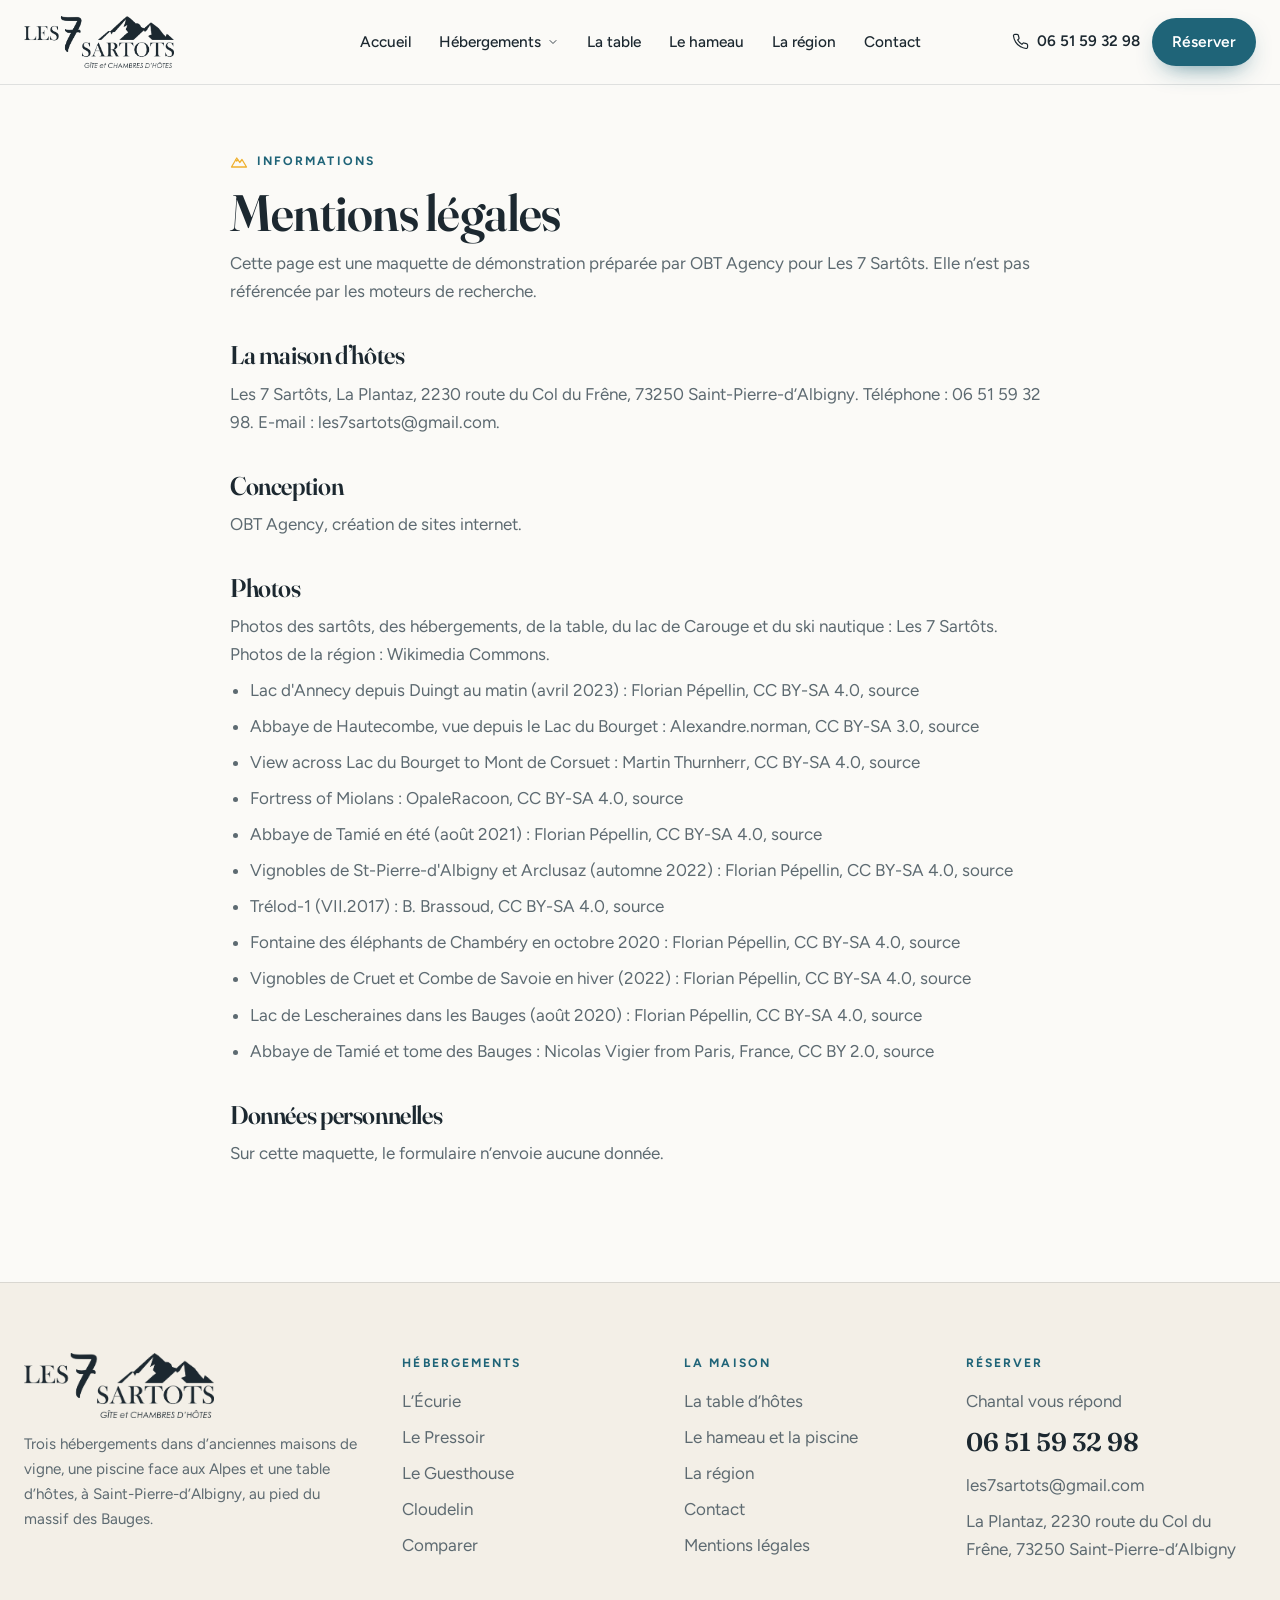
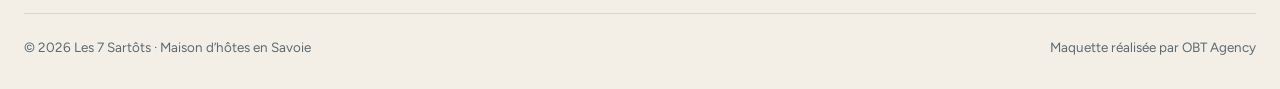
<file: mentions-legales.html>
<!doctype html>
<html lang="fr">
<head>
<meta charset="utf-8">
<meta name="viewport" content="width=device-width, initial-scale=1">
<meta name="robots" content="noindex, nofollow">
<title>Mentions légales · Les 7 Sartôts</title>
<meta name="description" content="Mentions légales de la maquette du site des 7 Sartôts.">
<link rel="preconnect" href="https://fonts.googleapis.com">
<link rel="preconnect" href="https://fonts.gstatic.com" crossorigin>
<link href="https://fonts.googleapis.com/css2?family=Figtree:wght@400;500;600;700&family=Fraunces:ital,opsz,wght@0,9..144,500;0,9..144,600;1,9..144,500&display=swap" rel="stylesheet">
<link rel="stylesheet" href="css/style.css">
</head>
<body data-page="mentions">
<header class="entete toujours-plein">
  <div class="conteneur barre">
    <a class="logo " href="index.html" aria-label="Les 7 Sartôts, accueil"><img class="blanc" src="images/logo-blanc.png" alt="Les 7 Sartôts, gîte et chambres d’hôtes" width="973" height="333"><img class="sombre" src="images/logo-sombre.png" alt="" width="973" height="333"></a>
    <ul class="menu">
      <li><a href="index.html">Accueil</a></li>
      <li><a class="ouvrir" href="hebergements.html">Hébergements <svg viewBox="0 0 24 24" fill="none" stroke="currentColor" stroke-width="1.7" stroke-linecap="round" stroke-linejoin="round" aria-hidden="true"><path d="m6 9 6 6 6-6"/></svg></a>
        <div class="sous-menu"><a href="l-ecurie.html"><img src="images/ecurie/terrasse.jpg" alt=""><span>L’Écurie<small>25 m² · 2 adultes</small></span></a><a href="le-pressoir.html"><img src="images/pressoir/chambre.jpg" alt=""><span>Le Pressoir<small>35 m² · 2 adultes</small></span></a><a href="le-guesthouse.html"><img src="images/guesthouse/facade.jpg" alt=""><span>Le Guesthouse<small>55 m² · 2 ou 3 adultes</small></span></a><a href="cloudelin.html"><img src="images/cloudelin/maison.jpg" alt=""><span>Cloudelin<small>90 m² · jusqu’à 7 personnes</small></span></a><a class="tous" href="hebergements.html">Comparer les hébergements</a></div></li>
      <li><a href="la-table.html">La table</a></li>
      <li><a href="le-hameau.html">Le hameau</a></li>
      <li><a href="la-region.html">La région</a></li>
      <li><a href="contact.html">Contact</a></li>
    </ul>
    <div class="actions">
      <a class="tel-entete" href="tel:+33651593298"><svg viewBox="0 0 24 24" fill="none" stroke="currentColor" stroke-width="1.7" stroke-linecap="round" stroke-linejoin="round" aria-hidden="true"><path d="M22 16.9v3a2 2 0 0 1-2.2 2 19.8 19.8 0 0 1-8.6-3.1 19.5 19.5 0 0 1-6-6A19.8 19.8 0 0 1 2.1 4.2 2 2 0 0 1 4.1 2h3a2 2 0 0 1 2 1.7c.1 1 .4 1.9.7 2.8a2 2 0 0 1-.5 2.1L8 9.9a16 16 0 0 0 6 6l1.3-1.3a2 2 0 0 1 2.1-.4c.9.3 1.8.6 2.8.7a2 2 0 0 1 1.7 2z"/></svg><span>06 51 59 32 98</span></a>
      <a class="btn btn-plein" href="contact.html#reserver" data-obt-reserve>Réserver</a>
      <button class="burger" aria-label="Menu" aria-expanded="false"><span></span></button>
    </div>
  </div>
</header>
<main>
<section class="section haut-page">
  <div class="conteneur texte-legal">
    <span class="surtitre"><svg viewBox="0 0 24 24" fill="none" stroke="currentColor" stroke-width="1.7" stroke-linecap="round" stroke-linejoin="round" aria-hidden="true"><path d="m2 20 7-12 4 6 3-4 6 10z"/><path d="m7.5 10.5 1.5 1.5 1.5-1.5"/></svg>Informations</span>
    <h1>Mentions légales</h1>
    <p>Cette page est une maquette de démonstration préparée par OBT Agency pour Les 7 Sartôts. Elle n’est pas référencée par les moteurs de recherche.</p>
    <h2>La maison d’hôtes</h2>
    <p>Les 7 Sartôts, La Plantaz, 2230 route du Col du Frêne, 73250 Saint-Pierre-d’Albigny. Téléphone : 06 51 59 32 98. E-mail : les7sartots@gmail.com.</p>
    <h2>Conception</h2>
    <p>OBT Agency, création de sites internet.</p>
    <h2>Photos</h2>
    <p>Photos des sartôts, des hébergements, de la table, du lac de Carouge et du ski nautique : Les 7 Sartôts. Photos de la région : Wikimedia Commons.</p>
    <ul><li>Lac d'Annecy depuis Duingt au matin (avril 2023) : Florian Pépellin, CC BY-SA 4.0, <a href="https://commons.wikimedia.org/wiki/File:Lac_d%27Annecy_depuis_Duingt_au_matin_(avril_2023).JPG" target="_blank" rel="noopener">source</a></li><li>Abbaye de Hautecombe, vue depuis le Lac du Bourget : Alexandre.norman, CC BY-SA 3.0, <a href="https://commons.wikimedia.org/wiki/File:Abbaye_de_Hautecombe_-_vue_depuis_le_Lac_du_Bourget.jpg" target="_blank" rel="noopener">source</a></li><li>View across Lac du Bourget to Mont de Corsuet : Martin Thurnherr, CC BY-SA 4.0, <a href="https://commons.wikimedia.org/wiki/File:View_across_Lac_du_Bourget_to_Mont_de_Corsuet.jpg" target="_blank" rel="noopener">source</a></li><li>Fortress of Miolans : OpaleRacoon, CC BY-SA 4.0, <a href="https://commons.wikimedia.org/wiki/File:Fortress_of_Miolans.jpg" target="_blank" rel="noopener">source</a></li><li>Abbaye de Tamié en été (août 2021) : Florian Pépellin, CC BY-SA 4.0, <a href="https://commons.wikimedia.org/wiki/File:Abbaye_de_Tami%C3%A9_en_%C3%A9t%C3%A9_(ao%C3%BBt_2021).JPG" target="_blank" rel="noopener">source</a></li><li>Vignobles de St-Pierre-d'Albigny et Arclusaz (automne 2022) : Florian Pépellin, CC BY-SA 4.0, <a href="https://commons.wikimedia.org/wiki/File:Vignobles_de_St-Pierre-d%27Albigny_et_Arclusaz_(automne_2022).JPG" target="_blank" rel="noopener">source</a></li><li>Trélod-1 (VII.2017) : B. Brassoud, CC BY-SA 4.0, <a href="https://commons.wikimedia.org/wiki/File:Tr%C3%A9lod-1_(VII.2017).jpg" target="_blank" rel="noopener">source</a></li><li>Fontaine des éléphants de Chambéry en octobre 2020 : Florian Pépellin, CC BY-SA 4.0, <a href="https://commons.wikimedia.org/wiki/File:Fontaine_des_%C3%A9l%C3%A9phants_de_Chamb%C3%A9ry_en_octobre_2020.JPG" target="_blank" rel="noopener">source</a></li><li>Vignobles de Cruet et Combe de Savoie en hiver (2022) : Florian Pépellin, CC BY-SA 4.0, <a href="https://commons.wikimedia.org/wiki/File:Vignobles_de_Cruet_et_Combe_de_Savoie_en_hiver_(2022).JPG" target="_blank" rel="noopener">source</a></li><li>Lac de Lescheraines dans les Bauges (août 2020) : Florian Pépellin, CC BY-SA 4.0, <a href="https://commons.wikimedia.org/wiki/File:Lac_de_Lescheraines_dans_les_Bauges_(ao%C3%BBt_2020).JPG" target="_blank" rel="noopener">source</a></li><li>Abbaye de Tamié et tome des Bauges : Nicolas Vigier from Paris, France, CC BY 2.0, <a href="https://commons.wikimedia.org/wiki/File:Abbaye_de_Tami%C3%A9_et_tome_des_Bauges.jpg" target="_blank" rel="noopener">source</a></li></ul>
    <h2>Données personnelles</h2>
    <p>Sur cette maquette, le formulaire n’envoie aucune donnée.</p>
  </div>
</section>
</main>
<footer class="pied">
  <div class="conteneur">
    <div class="grille">
      <div>
        <a class="logo-pied" href="index.html"><img src="images/logo-sombre.png" alt="Les 7 Sartôts" width="973" height="333"></a>
        <p>Trois hébergements dans d’anciennes maisons de vigne, une piscine face aux Alpes et une table d’hôtes, à Saint-Pierre-d’Albigny, au pied du massif des Bauges.</p>
      </div>
      <div><h4>Hébergements</h4><ul><li><a href="l-ecurie.html">L’Écurie</a></li><li><a href="le-pressoir.html">Le Pressoir</a></li><li><a href="le-guesthouse.html">Le Guesthouse</a></li><li><a href="cloudelin.html">Cloudelin</a></li><li><a href="hebergements.html">Comparer</a></li></ul></div>
      <div><h4>La maison</h4><ul><li><a href="la-table.html">La table d’hôtes</a></li><li><a href="le-hameau.html">Le hameau et la piscine</a></li><li><a href="la-region.html">La région</a></li><li><a href="contact.html">Contact</a></li><li><a href="mentions-legales.html">Mentions légales</a></li></ul></div>
      <div><h4>Réserver</h4><ul><li>Chantal vous répond<a class="tel-pied" href="tel:+33651593298">06 51 59 32 98</a></li><li><a href="mailto:les7sartots@gmail.com">les7sartots@gmail.com</a></li><li>La Plantaz, 2230 route du Col du Frêne, 73250 Saint-Pierre-d’Albigny</li></ul></div>
    </div>
    <div class="bas"><span>© 2026 Les 7 Sartôts · Maison d’hôtes en Savoie</span><span>Maquette réalisée par OBT Agency</span></div>
  </div>
</footer>
<nav class="barre-mobile" aria-label="Contact rapide">
  <a class="appeler" href="tel:+33651593298"><svg viewBox="0 0 24 24" fill="none" stroke="currentColor" stroke-width="1.7" stroke-linecap="round" stroke-linejoin="round" aria-hidden="true"><path d="M22 16.9v3a2 2 0 0 1-2.2 2 19.8 19.8 0 0 1-8.6-3.1 19.5 19.5 0 0 1-6-6A19.8 19.8 0 0 1 2.1 4.2 2 2 0 0 1 4.1 2h3a2 2 0 0 1 2 1.7c.1 1 .4 1.9.7 2.8a2 2 0 0 1-.5 2.1L8 9.9a16 16 0 0 0 6 6l1.3-1.3a2 2 0 0 1 2.1-.4c.9.3 1.8.6 2.8.7a2 2 0 0 1 1.7 2z"/></svg> Appeler</a>
  <a href="contact.html#reserver" data-obt-reserve><svg viewBox="0 0 24 24" fill="none" stroke="currentColor" stroke-width="1.7" stroke-linecap="round" stroke-linejoin="round" aria-hidden="true"><rect x="3" y="5" width="18" height="16" rx="2"/><path d="M3 10h18M8 3v4M16 3v4M8 14h2M14 14h2M8 17h2"/></svg> Réserver</a>
</nav>
<script src="js/site.js"></script>
<div data-obt-booking data-obt-key="demo-les-7-sartots" data-obt-api="https://demo-sartots.obt.invalid" data-obt-form-key="demo" data-obt-form-endpoint="https://demo-sartots.obt.invalid/envoi" data-obt-subject="Demande de réservation aux 7 Sartôts"></div>
<script src="js/obt-demo.js"></script>
<script src="https://obt-gestion.com/blocks/obt-booking.js" defer></script>
</body>
</html>
</file>
<file: css/style.css>
/* Les 7 Sartôts : maquette OBT Agency, octobre 2026 */
:root{
  --fond:#fbfaf7;
  --creme:#f3efe7;
  --pierre:#e4ddd1;
  --glacier:#eaf2f4;
  --encre:#1c2830;
  --doux:#5d6a71;
  --lac:#1f6478;
  --lac-fonce:#154a59;
  --lac-pale:#dcebef;
  --soleil:#efb02e;
  --blanc:#fff;
  --trait:rgba(28,40,48,.12);
  --r:12px;
  --titre:"Fraunces",Georgia,serif;
  --texte:"Figtree",system-ui,sans-serif;
  --large:1240px;
}
*{box-sizing:border-box;margin:0;padding:0}
html{scroll-behavior:smooth}
body{background:var(--fond);color:var(--encre);font:400 17px/1.65 var(--texte);-webkit-font-smoothing:antialiased;overflow-x:hidden}
img{display:block;max-width:100%}
a{color:inherit;text-decoration:none}
button{font:inherit;cursor:pointer;border:0;background:none;color:inherit}
.conteneur{width:min(var(--large),100% - 48px);margin-inline:auto}
h1,h2,h3{font-family:var(--titre);font-weight:600;line-height:1.1;letter-spacing:-.015em;font-variation-settings:"opsz" 96}
h2{font-size:clamp(2rem,3.6vw,3.05rem)}
h3{font-size:1.4rem}
em.it{font-style:italic;font-weight:500;color:var(--lac)}
.surtitre{display:inline-flex;align-items:center;gap:9px;font-size:.76rem;letter-spacing:.17em;text-transform:uppercase;font-weight:700;color:var(--lac);margin-bottom:14px}
.surtitre svg{width:18px;height:18px;flex:none;color:var(--soleil)}
.section{padding:clamp(72px,9vw,120px) 0}
.section.creme{background:var(--creme)}
.section.glacier{background:var(--glacier)}
.entete-section{display:flex;justify-content:space-between;align-items:end;gap:32px;margin-bottom:44px;flex-wrap:wrap}
.entete-section.centre{justify-content:center;text-align:center}
.petit{font-size:.9rem;color:var(--doux)}

/* Boutons */
.btn{display:inline-flex;align-items:center;gap:10px;padding:14px 24px;border-radius:999px;font-weight:600;font-size:.97rem;transition:transform .25s,background .25s,color .25s,box-shadow .25s;white-space:nowrap}
.btn svg{width:18px;height:18px;flex:none}
.btn-plein{background:var(--lac);color:#fff;box-shadow:0 10px 26px -12px rgba(31,100,120,.85)}
.btn-plein:hover{background:var(--lac-fonce);transform:translateY(-2px)}
.btn-blanc{background:#fff;color:var(--encre)}
.btn-blanc:hover{transform:translateY(-2px)}
.btn-contour{border:1.5px solid currentColor}
.btn-contour:hover{background:var(--encre);color:#fff;border-color:var(--encre)}
.btn-contour-blanc{border:1.5px solid rgba(255,255,255,.8);color:#fff}
.btn-contour-blanc:hover{background:#fff;color:var(--encre)}
.lien-fleche{display:inline-flex;align-items:center;gap:8px;white-space:nowrap;font-weight:600;color:var(--lac);border-bottom:1.5px solid transparent;transition:border-color .2s}
.lien-fleche:hover{border-color:currentColor}
.lien-fleche svg{width:18px;height:18px;flex:none}

/* Écran d'entrée : une photo et le logo, rien d'autre */
.loader{position:fixed;inset:0;z-index:200;display:grid;place-items:start center;background:#7aa7c7;overflow:hidden;transform:translateY(0);transition:transform .9s cubic-bezier(.77,0,.18,1);will-change:transform}
.loader img.fond{position:absolute;inset:0;width:100%;height:100%;object-fit:cover;object-position:center 60%;animation:loaderZoom 3.2s ease-out forwards}
.loader .logo-entree{position:relative;margin-top:12vh;width:min(440px,72vw);height:auto;filter:drop-shadow(0 2px 14px rgba(10,30,50,.35));opacity:0;animation:apparait 1s .3s ease forwards}
.loader.fini{transform:translateY(-100%)}
@keyframes loaderZoom{from{transform:scale(1.08)}to{transform:scale(1)}}
@keyframes apparait{to{opacity:1}}

/* Logo */
.logo{display:block;position:relative;width:150px}
.logo img{width:100%;height:auto;transition:opacity .3s}
.logo .sombre{position:absolute;inset:0;opacity:0}
.entete.plein .logo .blanc,.entete.toujours-plein .logo .blanc,.entete.menu-ouvert .logo .blanc{opacity:0}
.entete.plein .logo .sombre,.entete.toujours-plein .logo .sombre,.entete.menu-ouvert .logo .sombre{opacity:1}
.logo-pied img{width:190px;height:auto}

/* En-tête */
.entete{position:fixed;top:0;left:0;right:0;z-index:100;transition:background .35s,box-shadow .35s,color .35s;color:#fff}
.entete::before{content:"";position:absolute;inset:0 0 -30px;background:linear-gradient(180deg,rgba(10,24,32,.42),transparent);pointer-events:none;transition:opacity .35s}
.entete.plein::before,.entete.toujours-plein::before{opacity:0}
.entete .barre{position:relative;display:grid;grid-template-columns:1fr auto 1fr;align-items:center;gap:20px;height:84px}
.entete.plein,.entete.toujours-plein{background:rgba(251,250,247,.96);backdrop-filter:blur(10px);color:var(--encre);box-shadow:0 1px 0 var(--trait)}
.menu{display:flex;gap:28px;align-items:center;justify-content:center}
.menu>li{list-style:none;position:relative}
.menu a,.menu .ouvrir{font-weight:500;font-size:.96rem;display:inline-flex;align-items:center;gap:6px;padding:8px 0;position:relative;line-height:1.2}
.menu a::after,.menu .ouvrir::after{content:"";position:absolute;left:0;bottom:2px;height:1.5px;width:0;background:currentColor;transition:width .3s}
.menu a:hover::after,.menu .ouvrir:hover::after,.menu a.actif::after,.menu .ouvrir.actif::after{width:100%}
.menu .ouvrir svg{width:12px;height:12px;transition:transform .25s}
.sous-menu{position:absolute;top:calc(100% + 10px);left:50%;transform:translate(-50%,8px);background:#fff;color:var(--encre);border-radius:16px;box-shadow:0 24px 60px -20px rgba(28,40,48,.38);padding:10px;min-width:300px;opacity:0;visibility:hidden;transition:.25s}
.menu li:hover .sous-menu,.menu li:focus-within .sous-menu{opacity:1;visibility:visible;transform:translate(-50%,0)}
.menu li:hover .ouvrir svg{transform:rotate(180deg)}
.sous-menu a{display:flex;align-items:center;gap:12px;padding:8px;border-radius:10px;width:100%}
.sous-menu a::after{display:none}
.sous-menu a:hover{background:var(--glacier)}
.sous-menu img{width:56px;height:42px;object-fit:cover;border-radius:7px}
.sous-menu small{display:block;color:var(--doux);font-size:.78rem}
.sous-menu .tous{justify-content:center;font-weight:600;color:var(--lac);margin-top:4px;border-top:1px solid var(--trait);border-radius:0 0 10px 10px}
.entete .actions{display:flex;justify-content:flex-end;align-items:center;gap:12px}
.tel-entete{display:inline-flex;align-items:center;gap:8px;font-weight:600;font-size:.95rem}
.tel-entete svg{width:17px;height:17px}
.entete .btn{padding:11px 20px}
.burger{display:none;width:44px;height:44px;border-radius:50%;place-items:center}
.burger span{display:block;width:22px;height:1.8px;background:currentColor;position:relative}
.burger span::before,.burger span::after{content:"";position:absolute;left:0;width:22px;height:1.8px;background:currentColor}
.burger span::before{top:-7px}.burger span::after{top:7px}

/* Hero : trois photos en fondu */
.hero{position:relative;height:100svh;min-height:640px;color:#fff;overflow:hidden;display:flex;align-items:flex-end}
.hero .diapos{position:absolute;inset:0}
.hero .diapos img.fond{position:absolute;inset:0;width:100%;height:100%;object-fit:cover;opacity:0;transition:opacity 1.6s ease}
.hero .diapos img.fond.actif{opacity:1;animation:lent 7s ease-out forwards}
.hero .diapos img.fond:first-child{object-position:22% center}
@keyframes lent{from{transform:scale(1.08)}to{transform:scale(1)}}
.hero::after{content:"";position:absolute;inset:0;background:linear-gradient(90deg,rgba(10,24,32,.55) 0%,rgba(10,24,32,.18) 55%,rgba(10,24,32,0) 78%),linear-gradient(180deg,rgba(10,24,32,.3) 0%,rgba(10,24,32,0) 26%,rgba(10,24,32,0) 45%,rgba(10,24,32,.62) 100%)}
.hero .contenu{position:relative;z-index:2;padding-bottom:clamp(48px,8vh,88px);width:min(var(--large),100% - 48px);margin-inline:auto}
.hero h1{font-size:clamp(2.6rem,5.2vw,4.7rem);max-width:15ch;text-shadow:0 2px 30px rgba(0,0,0,.25)}
.hero h1 em{font-weight:500}
.hero .sous{font-size:clamp(1.02rem,1.5vw,1.2rem);margin:18px 0 30px;max-width:50ch;opacity:.96}
.hero .boutons{display:flex;gap:12px;flex-wrap:wrap}
.note-heros{display:inline-flex;align-items:center;gap:10px;margin-bottom:20px;font-size:15px;padding:9px 18px;border-radius:999px;background:rgba(255,255,255,.14);border:1px solid rgba(255,255,255,.34);backdrop-filter:blur(10px);-webkit-backdrop-filter:blur(10px)}
.note-heros strong{font-size:17px}
.note-heros:hover span:last-child{text-decoration:underline}
.etoiles{color:var(--soleil);letter-spacing:2px;font-size:1rem}

/* Bande de chiffres */
.chiffres{background:#fff;border-bottom:1px solid var(--trait)}
.chiffres .grille{display:grid;grid-template-columns:repeat(5,1fr)}
.chiffres .item{padding:30px 18px;text-align:center;border-right:1px solid var(--trait)}
.chiffres .item:last-child{border-right:0}
.chiffres strong{display:block;font-family:var(--titre);font-size:2rem;font-weight:600;color:var(--lac);line-height:1.15}
.chiffres span{font-size:.9rem;color:var(--doux)}

/* Rail des hébergements : trois cartes visibles, qui défilent */
.rail{position:relative}
.rail-piste{display:grid;grid-auto-flow:column;grid-auto-columns:calc((100% - 40px) / 3);gap:20px;overflow-x:auto;scroll-snap-type:x mandatory;scroll-behavior:smooth;padding:4px 2px 26px;scrollbar-width:none}
.rail-piste::-webkit-scrollbar{display:none}
.rail-piste>*{scroll-snap-align:start}
.rail-fleches{display:flex;gap:10px;justify-content:flex-end}
.rail-fleches button{width:48px;height:48px;border-radius:50%;border:1.5px solid var(--trait);display:grid;place-items:center;background:#fff;transition:.25s}
.rail-fleches button:hover{background:var(--lac);color:#fff;border-color:var(--lac)}
.rail-fleches svg{width:20px;height:20px}

/* Cartes des hébergements */
.carte-gite{background:#fff;border-radius:var(--r);overflow:hidden;box-shadow:0 1px 0 var(--trait),0 18px 40px -28px rgba(28,40,48,.45);display:flex;flex-direction:column;transition:transform .35s,box-shadow .35s}
.carte-gite:hover{transform:translateY(-6px);box-shadow:0 1px 0 var(--trait),0 30px 60px -30px rgba(28,40,48,.5)}
.carte-gite .visuel{aspect-ratio:4/3;overflow:hidden;position:relative}
.carte-gite .visuel img{width:100%;height:100%;object-fit:cover;transition:transform .8s}
.carte-gite:hover .visuel img{transform:scale(1.06)}
.carte-gite .etiquette{position:absolute;top:14px;left:14px;background:rgba(255,255,255,.94);color:var(--encre);font-size:.76rem;font-weight:700;padding:6px 12px;border-radius:999px}
.carte-gite .corps{padding:22px 22px 24px;display:flex;flex-direction:column;gap:10px;flex:1}
.carte-gite h3{font-size:1.6rem}
.carte-gite p{color:var(--doux);font-size:.95rem;flex:1}
.pastilles{display:flex;flex-wrap:wrap;gap:6px}
.pastilles span{font-size:.78rem;font-weight:600;background:var(--lac-pale);color:var(--lac-fonce);padding:5px 10px;border-radius:999px}

/* Bloc photos + texte */
.duo{display:grid;grid-template-columns:1.05fr 1fr;gap:clamp(36px,6vw,90px);align-items:center}
.duo.inverse{grid-template-columns:1fr 1.05fr}
.duo.inverse>:first-child{order:2}
.duo-texte p{color:var(--doux);margin-top:16px}
.duo-texte p strong{color:var(--encre);font-weight:600}
.duo-texte .btn,.duo-texte>.lien-fleche{margin-top:28px}
.duo-photos{display:grid;grid-template-columns:1.25fr 1fr;grid-template-rows:minmax(0,1fr) minmax(0,1fr);gap:14px;height:clamp(420px,46vw,600px)}
.duo-photos img{width:100%;height:100%;min-height:0;object-fit:cover;border-radius:var(--r)}
.duo-photos img:first-child{grid-row:span 2}
.duo-photos.paysage{grid-template-columns:1fr 1fr;grid-template-rows:minmax(0,1.35fr) minmax(0,1fr)}
.duo-photos.paysage img:first-child{grid-row:auto;grid-column:span 2}
.signature{display:flex;align-items:center;gap:14px;margin-top:26px;padding-top:22px;border-top:1px solid var(--trait)}
.signature .rond{width:52px;height:52px;border-radius:50%;background:var(--lac);color:#fff;display:grid;place-items:center;font-family:var(--titre);font-style:italic;font-size:1.4rem}
.signature small{display:block;color:var(--doux);font-size:.88rem}
.signature+.lien-fleche{margin-top:22px}
.menu-mini{display:grid;grid-template-columns:1fr 1fr;gap:12px;margin-top:24px}
.menu-mini div{background:#fff;border:1px solid var(--trait);border-radius:var(--r);padding:16px 18px;display:flex;flex-direction:column}
.menu-mini span{font-size:.86rem;color:var(--doux)}
.menu-mini strong{font-family:var(--titre);font-size:1.9rem;color:var(--lac);line-height:1.1}
.menu-mini+.petit{margin-top:10px}

/* Petits blocs « compris » : trois par ligne */
.compris{display:grid;grid-template-columns:repeat(3,1fr);gap:14px}
.compris .bloc{background:#fff;border-radius:var(--r);padding:18px 20px;display:flex;align-items:center;gap:14px;border:1px solid var(--trait)}
.compris .bloc svg{width:28px;height:28px;flex:none;color:var(--lac)}
.compris .bloc strong{display:block;font-size:.97rem;line-height:1.25}
.compris .bloc small{color:var(--doux);font-size:.84rem}

/* Mosaïque */
.mosaique{display:grid;grid-auto-flow:dense;grid-template-columns:repeat(4,1fr);grid-auto-rows:220px;gap:12px}
.mosaique button{position:relative;overflow:hidden;border-radius:var(--r);display:block;padding:0}
.mosaique button img{width:100%;height:100%;object-fit:cover;transition:transform .7s}
.mosaique button:hover img{transform:scale(1.05)}
.mosaique .grand{grid-column:span 2;grid-row:span 2}
.mosaique .large{grid-column:span 2}
.mosaique .haut{grid-row:span 2}
.mosaique button span{position:absolute;left:12px;bottom:12px;background:rgba(255,255,255,.94);color:var(--encre);font-size:.78rem;font-weight:600;padding:5px 10px;border-radius:999px;opacity:0;transform:translateY(6px);transition:.3s}
.mosaique button:hover span{opacity:1;transform:none}

/* Avis */
.avis-grille{display:grid;grid-template-columns:repeat(3,1fr);gap:20px}
.avis{background:#fff;border-radius:var(--r);padding:28px;border:1px solid var(--trait);display:flex;flex-direction:column;gap:16px}
.avis blockquote{font-family:var(--titre);font-size:1.12rem;line-height:1.5}
.avis footer{display:flex;justify-content:space-between;align-items:center;color:var(--doux);font-size:.88rem;margin-top:auto}
.avis footer strong{color:var(--encre)}
.avis-seul{margin-top:16px}
.avis-seul .etoiles span{color:var(--encre);font-weight:600;letter-spacing:0;margin-left:6px}

/* Activités */
.activites{display:grid;grid-template-columns:repeat(4,1fr);gap:16px}
.activite{position:relative;border-radius:var(--r);overflow:hidden;aspect-ratio:3/4;color:#fff;display:flex;align-items:flex-end}
.activite img{position:absolute;inset:0;width:100%;height:100%;object-fit:cover;transition:transform .8s}
.activite:hover img{transform:scale(1.06)}
.activite::after{content:"";position:absolute;inset:0;background:linear-gradient(180deg,transparent 45%,rgba(8,22,30,.78))}
.activite .txt{position:relative;z-index:2;padding:20px}
.activite h3{font-size:1.3rem}
.activite small{font-size:.85rem;opacity:.92}
.activite.large{grid-column:span 2;aspect-ratio:auto}
.credit{font-size:.75rem;color:var(--doux);margin-top:18px}
.credit a{text-decoration:underline}
.credit+.credit{margin-top:4px}

/* Bande d'appel */
.appel{position:relative;color:#fff;overflow:hidden}
.appel img{position:absolute;inset:0;width:100%;height:100%;object-fit:cover}
.appel::after{content:"";position:absolute;inset:0;background:linear-gradient(90deg,rgba(12,48,62,.84),rgba(12,48,62,.3))}
.appel .conteneur{position:relative;z-index:2;padding:clamp(80px,10vw,130px) 0}
.appel h2{max-width:18ch}
.appel p{max-width:48ch;margin:16px 0 28px;opacity:.92}
.appel .boutons{display:flex;gap:12px;flex-wrap:wrap}

/* Contact */
.contact-grille{display:grid;grid-template-columns:1fr 1.15fr;gap:clamp(30px,5vw,70px);align-items:start}
.intro-contact{color:var(--doux);margin-top:14px}
.coordonnees{display:flex;flex-direction:column;gap:12px;margin-top:24px}
.coordonnees a{display:flex;gap:14px;align-items:center;background:#fff;border:1px solid var(--trait);border-radius:var(--r);padding:14px 18px}
.coordonnees svg{width:22px;height:22px;color:var(--lac);flex:none}
.coordonnees small{display:block;color:var(--doux);font-size:.82rem}
.coordonnees strong{font-weight:600}
.note-carte{display:flex;align-items:center;gap:14px;margin-top:12px;background:var(--encre);color:#fff;border-radius:var(--r);padding:14px 18px}
.note-carte>strong{font-family:var(--titre);font-size:2rem;line-height:1}
.note-carte small{display:block;font-size:.85rem;opacity:.85}
.carte-maps{margin-top:16px;border-radius:var(--r);overflow:hidden;border:1px solid var(--trait);height:300px;background:var(--pierre)}
.carte-maps iframe{width:100%;height:100%;border:0;display:block}
form.formulaire{background:#fff;border-radius:18px;padding:clamp(24px,3.5vw,40px);box-shadow:0 30px 70px -40px rgba(28,40,48,.45);display:grid;grid-template-columns:1fr 1fr;gap:16px}
.formulaire h3{grid-column:1/-1;font-size:1.7rem}
.formulaire .plein-l{grid-column:1/-1}
.formulaire label,.formulaire .etiquette-champ{display:flex;flex-direction:column;gap:6px;font-size:.85rem;font-weight:600}
.formulaire .etiquette-champ{margin-bottom:8px}
.formulaire input,.formulaire select,.formulaire textarea{font:inherit;font-weight:400;font-size:1rem;padding:13px 15px;border:1.5px solid var(--trait);border-radius:10px;background:var(--fond);color:var(--encre);transition:border-color .2s;width:100%}
.formulaire input:focus,.formulaire select:focus,.formulaire textarea:focus{outline:none;border-color:var(--lac)}
.formulaire textarea{min-height:120px;resize:vertical}
.formulaire .choix-gites{display:flex;flex-wrap:wrap;gap:8px}
.formulaire .choix-gites label{flex-direction:row;align-items:center;gap:8px;font-weight:500;background:var(--fond);border:1.5px solid var(--trait);border-radius:999px;padding:8px 14px;cursor:pointer}
.formulaire .choix-gites input,.formulaire .choix-table input{width:auto;accent-color:var(--lac)}
.formulaire .choix-table{flex-direction:row;align-items:center;gap:10px;font-weight:500;background:var(--glacier);border-radius:10px;padding:12px 14px}
.formulaire .envoyer{grid-column:1/-1;justify-content:center;padding:16px}
.formulaire .merci{grid-column:1/-1;background:var(--lac-pale);color:var(--lac-fonce);border-radius:10px;padding:14px;font-weight:600;display:none}
.formulaire.envoye .merci{display:block}

/* FAQ */
.faq{max-width:860px;margin-inline:auto}
.faq details{border-bottom:1px solid var(--trait)}
.faq summary{list-style:none;cursor:pointer;display:flex;justify-content:space-between;align-items:center;gap:20px;padding:22px 0;font-family:var(--titre);font-size:1.28rem;font-weight:600}
.faq summary::-webkit-details-marker{display:none}
.faq summary::after{content:"+";font-family:var(--texte);font-size:1.6rem;font-weight:300;color:var(--lac);transition:transform .3s}
.faq details[open] summary::after{transform:rotate(45deg)}
.faq details p{padding:0 0 22px;color:var(--doux);max-width:70ch}

/* Accès et infos pratiques */
.acces{list-style:none;display:flex;flex-direction:column;gap:12px;margin-top:24px}
.acces li{display:flex;gap:14px;align-items:flex-start;background:#fff;border:1px solid var(--trait);border-radius:var(--r);padding:14px 18px;color:var(--doux);font-size:.95rem}
.acces li>svg{width:22px;height:22px;color:var(--lac);flex:none;margin-top:2px}
.acces strong{display:block;color:var(--encre);font-weight:600}
.acces strong.seul{display:inline;font-weight:500;color:var(--doux)}
.duo-texte .acces{margin-top:24px}

/* Pied de page */
.pied{background:var(--creme);padding:70px 0 30px;border-top:1px solid var(--trait)}
.pied .grille{display:grid;grid-template-columns:1.4fr 1fr 1fr 1.2fr;gap:40px}
.pied h4{font-size:.76rem;letter-spacing:.17em;text-transform:uppercase;color:var(--lac);margin-bottom:14px}
.pied ul{list-style:none;display:flex;flex-direction:column;gap:8px;color:var(--doux)}
.pied ul a:hover{color:var(--encre)}
.pied p{color:var(--doux);margin-top:14px;font-size:.95rem}
.pied .bas{display:flex;justify-content:space-between;gap:20px;margin-top:50px;padding-top:22px;border-top:1px solid var(--trait);font-size:.84rem;color:var(--doux);flex-wrap:wrap}
.pied .tel-pied{font-family:var(--titre);font-size:1.6rem;font-weight:600;color:var(--encre);display:block;margin-top:6px}

/* Barre d'appel mobile */
.barre-mobile{display:none}

/* Page intérieure : bandeau */
.bandeau{position:relative;height:clamp(420px,62vh,620px);color:#fff;display:flex;align-items:flex-end;overflow:hidden}
.bandeau.court{height:clamp(360px,48vh,480px)}
.bandeau img{position:absolute;inset:0;width:100%;height:100%;object-fit:cover}
.bandeau::after{content:"";position:absolute;inset:0;background:linear-gradient(180deg,rgba(10,24,32,.42),rgba(10,24,32,0) 35%,rgba(10,24,32,.62))}
.bandeau .conteneur{position:relative;z-index:2;padding-bottom:56px}
.bandeau h1{font-size:clamp(2.6rem,5.6vw,4.6rem)}
.bandeau p{font-size:1.12rem;margin-top:12px;max-width:56ch;opacity:.95}
.fil{font-size:.85rem;opacity:.85;margin-bottom:14px}
.fil a{text-decoration:underline;text-underline-offset:3px}

/* Fiche d'un hébergement */
.fiche{display:grid;grid-template-columns:1.5fr 1fr;gap:clamp(30px,5vw,70px);align-items:start}
.fiche .intro p{color:var(--doux);margin-top:16px;font-size:1.06rem}
.fiche .intro p.chapo{font-size:1.24rem;color:var(--encre);font-family:var(--titre);line-height:1.45}
.titre-equip{margin-top:44px}
.encart{position:sticky;top:110px;background:#fff;border-radius:18px;padding:28px;box-shadow:0 30px 70px -40px rgba(28,40,48,.45);border:1px solid var(--trait)}
.encart .ligne{display:flex;justify-content:space-between;gap:16px;padding:11px 0;border-bottom:1px solid var(--trait);font-size:.96rem}
.encart .ligne span{color:var(--doux)}
.encart .ligne strong{text-align:right}
.encart .btn{width:100%;justify-content:center;margin-top:14px}
.petit-encart{font-size:.8rem;color:var(--doux);margin-top:14px;text-align:center}
.pieces{display:grid;grid-template-columns:repeat(3,1fr);gap:14px;margin-top:40px}
.pieces.sans-marge{margin-top:0}
.piece{background:#fff;border:1px solid var(--trait);border-radius:var(--r);padding:18px}
.piece svg{width:26px;height:26px;color:var(--lac);margin-bottom:10px}
.piece strong{display:block;font-size:1rem}
.piece small{color:var(--doux);font-size:.88rem;display:block;margin-top:2px}
.equipements{display:flex;flex-wrap:wrap;gap:8px;margin-top:18px}
.equipements span{background:var(--creme);border-radius:999px;padding:7px 14px;font-size:.88rem}
.autres-gites{display:grid;grid-template-columns:repeat(3,1fr);gap:20px}

/* Tarifs */
.tarifs{background:#fff;border-radius:18px;border:1px solid var(--trait);padding:clamp(18px,3vw,34px);box-shadow:0 30px 70px -45px rgba(28,40,48,.4)}
.tableau-defile{overflow-x:auto}
.tarifs table{width:100%;border-collapse:collapse;min-width:560px}
.tarifs caption{text-align:left;font-family:var(--titre);font-size:1.3rem;font-weight:600;margin-bottom:14px}
.tarifs th,.tarifs td{padding:14px 16px;text-align:left;border-bottom:1px solid var(--trait);vertical-align:top}
.tarifs thead th{font-size:.82rem;text-transform:uppercase;letter-spacing:.08em;color:var(--lac);font-weight:700;background:var(--glacier)}
.tarifs thead th:first-child{border-radius:10px 0 0 10px}
.tarifs thead th:last-child{border-radius:0 10px 10px 0}
.tarifs tbody th{font-weight:600}
.tarifs td{font-family:var(--titre);font-size:1.18rem;font-weight:600}
.notes-tarifs{list-style:none;margin-top:18px;display:grid;grid-template-columns:1fr 1fr;gap:8px 24px;color:var(--doux);font-size:.92rem}
.notes-tarifs li{padding-left:18px;position:relative}
.notes-tarifs li::before{content:"";position:absolute;left:0;top:.6em;width:7px;height:7px;border-radius:50%;background:var(--soleil)}

/* Sommaire des hébergements */
.aparte{display:flex;gap:14px;align-items:flex-start;background:var(--glacier);border-radius:var(--r);padding:18px 22px;margin-bottom:clamp(40px,6vw,70px);color:var(--doux)}
.aparte svg{width:24px;height:24px;color:var(--lac);flex:none;margin-top:2px}
.aparte strong{color:var(--encre)}
.sommaire{display:flex;flex-direction:column;gap:clamp(50px,7vw,90px)}
.ligne-gite{display:grid;grid-template-columns:1.25fr 1fr;gap:clamp(30px,5vw,70px);align-items:center}
.ligne-gite:nth-child(even) .photos-gite{order:2}
.photos-gite{display:grid;grid-template-columns:2fr 1fr;grid-template-rows:minmax(0,1fr) minmax(0,1fr);gap:12px;height:clamp(340px,36vw,470px)}
.photos-gite img{width:100%;height:100%;min-height:0;object-fit:cover;border-radius:var(--r)}
.photos-gite img:first-child{grid-row:span 2}
.ligne-gite .numero{font-family:var(--titre);font-style:italic;color:var(--lac);font-size:1.1rem}
.ligne-gite h2{margin:6px 0 12px}
.ligne-gite p{color:var(--doux)}
.ligne-gite .pastilles{margin:18px 0 26px}
.ligne-gite .boutons{display:flex;gap:12px;flex-wrap:wrap}

/* La table : deux ardoises */
.carte-repas{display:grid;grid-template-columns:1fr 1fr;gap:24px}
.ardoise{background:#fff;border:1px solid var(--trait);border-radius:18px;padding:clamp(26px,3.5vw,44px);position:relative;overflow:hidden}
.ardoise::before{content:"";position:absolute;left:0;top:0;right:0;height:6px;background:linear-gradient(90deg,var(--lac),var(--soleil))}
.ardoise>svg{width:38px;height:38px;color:var(--lac);margin-bottom:16px}
.ardoise .prix{font-family:var(--titre);font-size:2.6rem;font-weight:600;color:var(--lac);margin:8px 0 18px;line-height:1}
.ardoise .prix small{font-family:var(--texte);font-size:.95rem;font-weight:500;color:var(--doux)}
.ardoise ul{list-style:none;display:flex;flex-direction:column;gap:10px}
.ardoise li{padding:0 0 10px 20px;border-bottom:1px dashed var(--trait);position:relative}
.ardoise li::before{content:"";position:absolute;left:0;top:.6em;width:7px;height:7px;border-radius:50%;background:var(--soleil)}
.ardoise .horaire{display:flex;gap:10px;align-items:center;margin-top:20px;color:var(--doux);font-size:.92rem}
.ardoise .horaire svg{width:20px;height:20px;color:var(--lac);flex:none}

/* Le hameau : frise */
.frise{list-style:none;display:grid;grid-template-columns:repeat(5,1fr);gap:18px;position:relative}
.frise::before{content:"";position:absolute;left:0;right:0;top:15px;height:2px;background:linear-gradient(90deg,var(--pierre),var(--lac))}
.frise li{position:relative;padding-top:42px}
.frise li::before{content:"";position:absolute;top:7px;left:0;width:18px;height:18px;border-radius:50%;background:var(--fond);border:3px solid var(--lac)}
.frise .annee{font-family:var(--titre);font-style:italic;font-size:1.3rem;color:var(--lac)}
.frise strong{display:block;margin:4px 0 6px;font-size:1.02rem}
.frise p{color:var(--doux);font-size:.92rem}

/* La région */
.bloc-region{margin-bottom:clamp(50px,7vw,90px)}
.photo-region{width:100%;aspect-ratio:4/3;object-fit:cover;border-radius:var(--r)}

/* Visionneuse : photo entière, jamais recadrée */
.visionneuse{position:fixed;inset:0;z-index:300;background:rgba(10,20,28,.94);display:none;align-items:center;justify-content:center;flex-direction:column;gap:16px;padding:24px}
.visionneuse.ouverte{display:flex}
.visionneuse img{max-width:min(1200px,92vw);max-height:72vh;object-fit:contain;border-radius:8px}
.visionneuse .legende{color:#fff;font-size:.95rem;opacity:.9}
.visionneuse button{position:absolute;color:#fff;width:52px;height:52px;border-radius:50%;background:rgba(255,255,255,.12);display:grid;place-items:center;font-size:1.6rem;line-height:1}
.visionneuse button:hover{background:rgba(255,255,255,.25)}
.visionneuse .fermer{top:20px;right:20px}
.visionneuse .prec{left:20px;top:50%;transform:translateY(-50%)}
.visionneuse .suiv{right:20px;top:50%;transform:translateY(-50%)}

/* Mentions */
.haut-page{padding-top:150px}
.texte-legal{max-width:820px}
.texte-legal h1{font-size:clamp(2.2rem,4vw,3.2rem)}
.texte-legal h2{font-size:1.6rem;margin:36px 0 10px}
.texte-legal p,.texte-legal li{color:var(--doux);margin-top:8px}
.texte-legal ul{padding-left:20px}

/* Apparition au défilement */
[data-reveal]{opacity:0;transform:translateY(26px);transition:opacity .9s ease,transform .9s ease}
[data-reveal].vu{opacity:1;transform:none}
@media (prefers-reduced-motion:reduce){
  [data-reveal]{opacity:1;transform:none;transition:none}
  .hero .diapos img.fond.actif,.loader img.fond{animation:none}
  html{scroll-behavior:auto}
}

/* Responsive */
@media (max-width:1100px){
  .rail-piste{grid-auto-columns:calc((100% - 20px) / 2)}
  .activites{grid-template-columns:repeat(2,1fr)}
  .menu{gap:18px}
  .tel-entete span{display:none}
  .frise{grid-template-columns:repeat(3,1fr);row-gap:30px}
}
@media (max-width:900px){
  .entete .barre{grid-template-columns:auto 1fr auto;height:70px}
  .logo{width:120px}
  .menu{display:none}
  .burger{display:grid}
  .entete .btn{display:none}
  .entete.menu-ouvert{background:var(--fond);color:var(--encre)}
  .entete.menu-ouvert::before{opacity:0}
  .entete.menu-ouvert .menu{display:flex;position:fixed;top:70px;left:0;right:0;bottom:0;flex-direction:column;align-items:flex-start;justify-content:flex-start;gap:4px;background:var(--fond);padding:24px;overflow:auto}
  .entete.menu-ouvert .menu a,.entete.menu-ouvert .menu .ouvrir{font-family:var(--titre);font-size:1.6rem;padding:8px 0}
  .entete.menu-ouvert .sous-menu{position:static;opacity:1;visibility:visible;transform:none;box-shadow:none;background:transparent;padding:0 0 10px;min-width:0}
  .entete.menu-ouvert .sous-menu a{font-family:var(--texte);font-size:1rem}
  .chiffres .grille{grid-template-columns:repeat(2,1fr)}
  .chiffres .item{border-bottom:1px solid var(--trait)}
  .chiffres .item:last-child{grid-column:span 2}
  .duo,.duo.inverse,.contact-grille,.fiche,.ligne-gite,.carte-repas{grid-template-columns:1fr}
  .duo.inverse>:first-child,.ligne-gite:nth-child(even) .photos-gite{order:0}
  .compris,.avis-grille,.pieces,.autres-gites,.notes-tarifs{grid-template-columns:1fr 1fr}
  .mosaique{grid-template-columns:repeat(2,1fr);grid-auto-rows:170px}
  .pied .grille{grid-template-columns:1fr 1fr}
  .encart{position:static}
  .barre-mobile{display:grid;grid-template-columns:1fr 1fr;gap:8px;position:fixed;left:10px;right:10px;bottom:10px;z-index:90;background:rgba(255,255,255,.96);backdrop-filter:blur(10px);border-radius:999px;padding:6px;box-shadow:0 14px 40px -12px rgba(28,40,48,.45)}
  .barre-mobile a{display:flex;justify-content:center;align-items:center;gap:8px;padding:12px;border-radius:999px;font-weight:600;font-size:.95rem}
  .barre-mobile a svg{width:18px;height:18px}
  .barre-mobile .appeler{background:var(--lac);color:#fff}
  body{padding-bottom:76px}
}
@media (max-width:600px){
  body{font-size:16px}
  .conteneur{width:calc(100% - 32px)}
  .hero .contenu{width:calc(100% - 32px)}
  .rail-piste{grid-auto-columns:86%}
  .compris,.avis-grille,.pieces,.autres-gites,.activites,.notes-tarifs,.frise{grid-template-columns:1fr}
  .frise::before{display:none}
  .activite,.activite.large{grid-column:auto;aspect-ratio:4/3.4}
  .duo-photos{height:380px}
  .photos-gite{height:300px}
  .mosaique{grid-auto-rows:140px}
  .pied .grille{grid-template-columns:1fr}
  form.formulaire{grid-template-columns:1fr}
  .hero .boutons .btn{flex:1;justify-content:center}
  .formulaire .choix-gites label{flex:1 1 45%}
  .entete-section{margin-bottom:30px}
  .note-heros{padding:7px 14px;font-size:13.5px;gap:8px}
  .menu-mini{grid-template-columns:1fr}
}

/* Réservation en ligne : bloc des pages et habillage du panneau OBT */
.bloc-resa{display:grid;grid-template-columns:1fr 1fr;gap:clamp(30px,5vw,70px);align-items:center}
.bloc-resa .boutons,.entete-section .boutons{display:flex;gap:12px;flex-wrap:wrap;margin-top:26px}
.entete-section .boutons{margin-top:0}
.bloc-resa .petit{margin-top:18px}
.etapes-resa{list-style:none;display:flex;flex-direction:column;gap:12px}
.etapes-resa li{display:flex;align-items:center;gap:16px;background:#fff;border:1px solid var(--trait);border-radius:var(--r);padding:16px 20px}
.etapes-resa .num{width:30px;height:30px;border-radius:50%;background:var(--lac);color:#fff;display:grid;place-items:center;font-weight:700;font-size:.9rem;flex:none}
.etapes-resa svg{width:24px;height:24px;color:var(--lac);flex:none}
.etapes-resa strong{display:block}
.etapes-resa small{color:var(--doux);font-size:.88rem}
.btn-contour-blanc svg{width:18px;height:18px}
:root{--obt-accent:#1f6478;--obt-accent-text:#fff;--obt-bg:#fbfaf7;--obt-text:#1c2830;--obt-line:rgba(28,40,48,.14);--obt-radius:12px}
@media (max-width:900px){.bloc-resa{grid-template-columns:1fr}}
</file>
